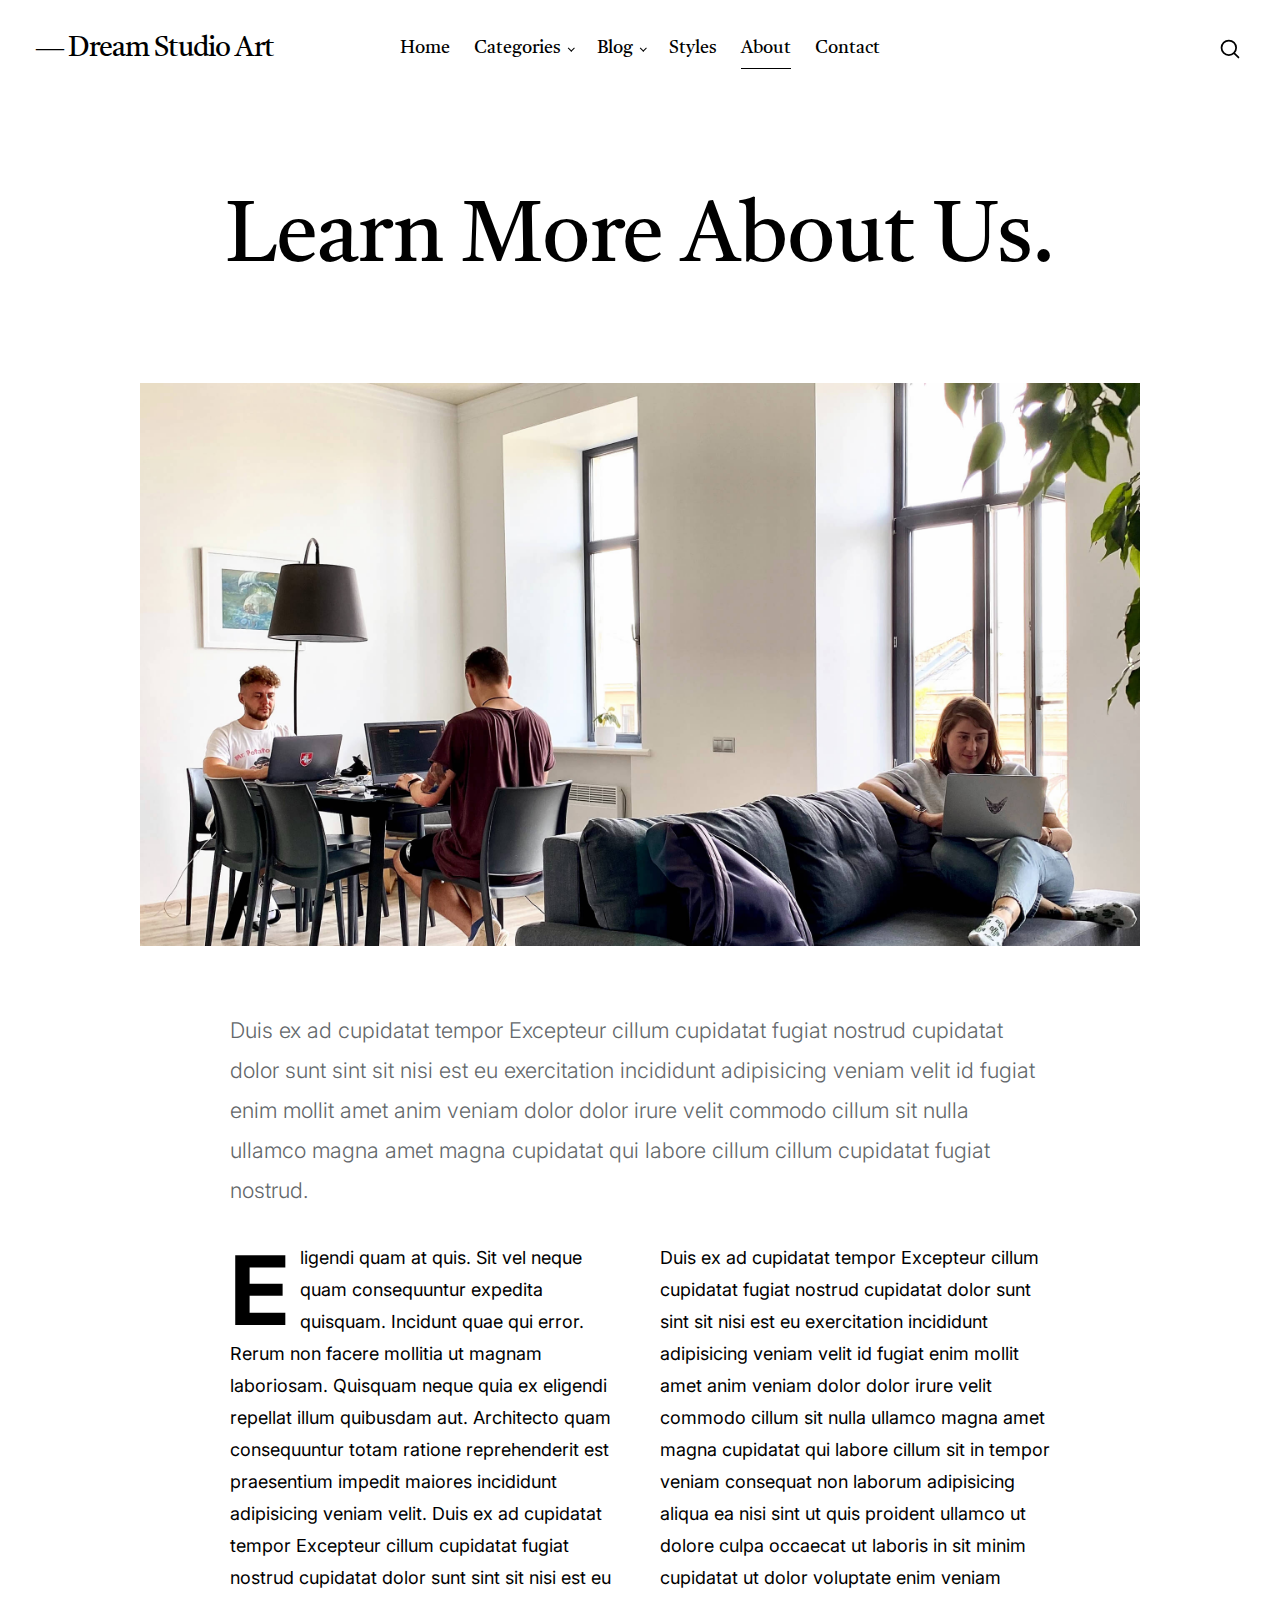
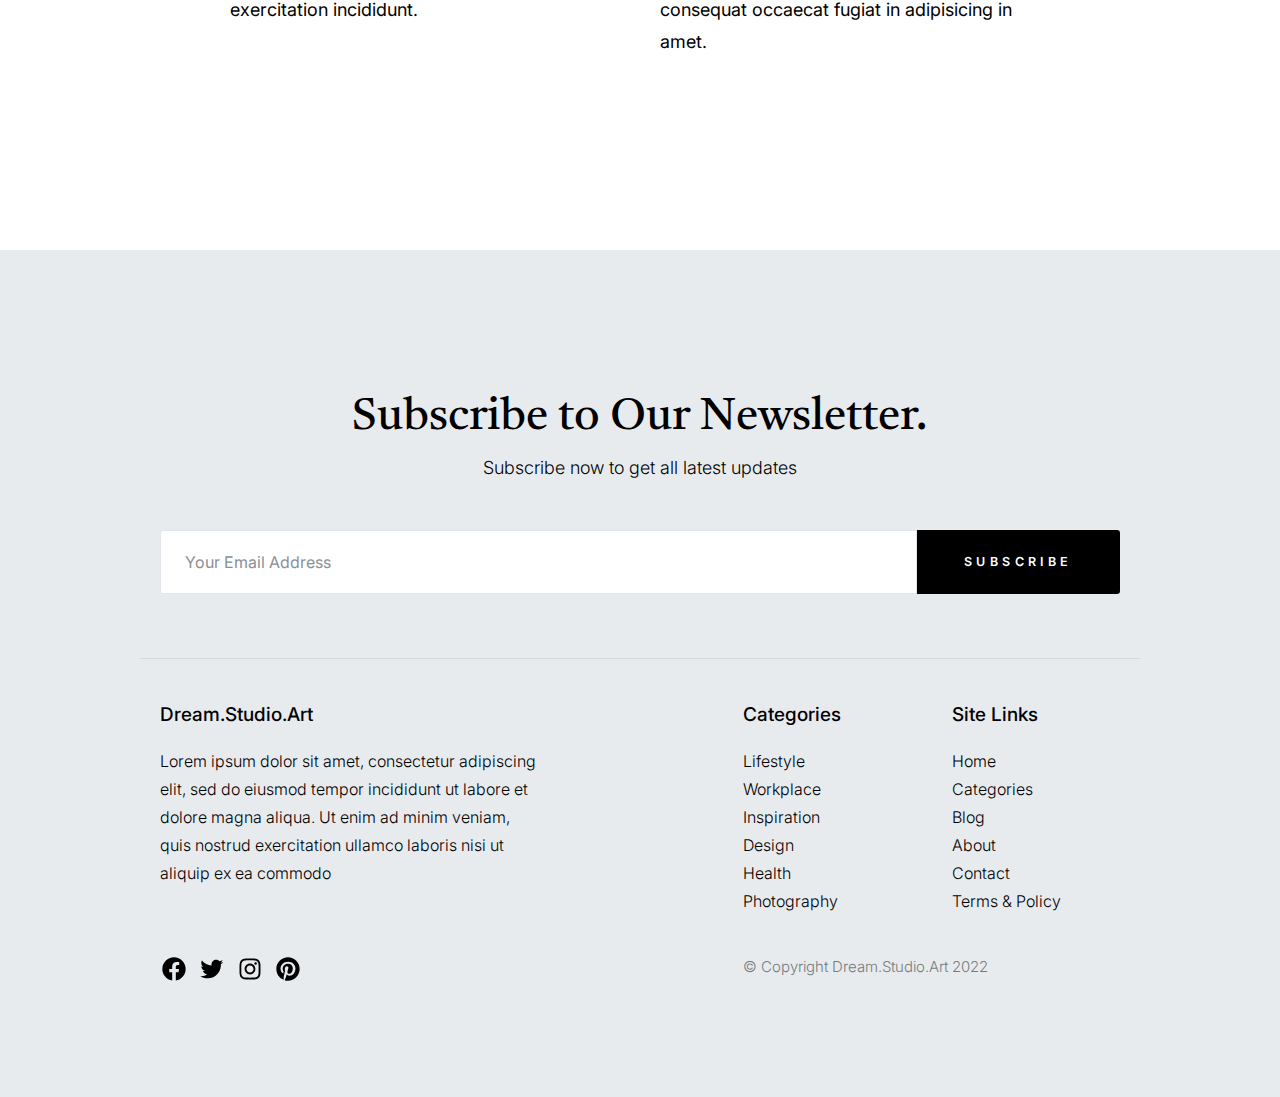
<file: about.html>
<!DOCTYPE html>
<html lang="en" class="no-js" >
<head>

    <!--- basic page needs
    ================================================== -->
    <meta charset="utf-8">
    <meta name="viewport" content="width=device-width, initial-scale=1">
    <title>About - Spurgeon</title>

    <script>
        document.documentElement.classList.remove('no-js');
        document.documentElement.classList.add('js');
    </script>

    <!-- CSS
    ================================================== -->
    <link rel="stylesheet" href="css/vendor.css">
    <link rel="stylesheet" href="css/styles.css">

    <!-- favicons
    ================================================== -->
    <link rel="apple-touch-icon" sizes="180x180" href="apple-touch-icon.png">
    <link rel="icon" type="image/png" sizes="32x32" href="favicon-32x32.png">
    <link rel="icon" type="image/png" sizes="16x16" href="favicon-16x16.png">
    <link rel="manifest" href="site.webmanifest">

</head>

<body id="top">


    <!-- preloader
    ================================================== -->
    <div id="preloader">
        <div id="loader" class="dots-fade">
            <div></div>
            <div></div>
            <div></div>
        </div>
    </div>


    <!-- page wrap
    ================================================== -->
    <div id="page" class="s-pagewrap">


        <!-- # site header 
        ================================================== -->
        <header id="masthead" class="s-header">

            <div class="s-header__branding">
                <p class="site-title">
                    <a href="index.html" rel="home">― Dream Studio Art</a>
                </p>
            </div>

            <div class="row s-header__navigation">

                <nav class="s-header__nav-wrap">
    
                    <h3 class="s-header__nav-heading">Navigate to</h3>
    
                    <ul class="s-header__nav">
                        <li><a href="index.html" title="">Home</a></li>
                        <li class="has-children">
                            <a href="#0" title="" class="">Categories</a>
                            <ul class="sub-menu">
                                <li><a href="category.html">Design</a></li>
                                <li><a href="category.html">Lifestyle</a></li>
                                <li><a href="category.html">Inspiration</a></li>
                                <li><a href="category.html">Work</a></li>
                                <li><a href="category.html">Health</a></li>
                                <li><a href="category.html">Photography</a></li>
                            </ul>
                        </li>
                        <li class="has-children">
                            <a href="#0" title="" class="">Blog</a>
                            <ul class="sub-menu">
                                <li><a href="single-standard.html">Standard Post</a></li>
                                <li><a href="single-video.html">Video Post</a></li>
                                <li><a href="single-audio.html">Audio Post</a></li>
                            </ul>
                        </li>
                        <li><a href="styles.html" title="">Styles</a></li>
                        <li class="current-menu-item"><a href="about.html" title="">About</a></li>
                        <li><a href="contact.html" title="">Contact</a></li>
                    </ul> <!-- end s-header__nav -->

                </nav> <!-- end s-header__nav-wrap -->
    
            </div> <!-- end s-header__navigation -->

            <div class="s-header__search">

                <div class="s-header__search-inner">
                    <div class="row">
    
                        <form role="search" method="get" class="s-header__search-form" action="#">
                            <label>
                                <span class="u-screen-reader-text">Search for:</span>
                                <input type="search" class="s-header__search-field" placeholder="Search for..." value="" name="s" title="Search for:" autocomplete="off">
                            </label>
                            <input type="submit" class="s-header__search-submit" value="Search"> 
                        </form>
    
                        <a href="#0" title="Close Search" class="s-header__search-close">Close</a>
    
                    </div> <!-- end row -->
                </div> <!-- s-header__search-inner -->
    
            </div> <!-- end s-header__search -->

            <a class="s-header__menu-toggle" href="#0"><span>Menu</span></a>
            <a class="s-header__search-trigger" href="#">
                <svg width="24" height="24" fill="none" viewBox="0 0 24 24">
                    <path stroke="currentColor" stroke-linecap="round" stroke-linejoin="round" stroke-width="1.5" d="M19.25 19.25L15.5 15.5M4.75 11C4.75 7.54822 7.54822 4.75 11 4.75C14.4518 4.75 17.25 7.54822 17.25 11C17.25 14.4518 14.4518 17.25 11 17.25C7.54822 17.25 4.75 14.4518 4.75 11Z"></path>
                </svg>
            </a>

        </header> <!-- end s-header -->


        <!-- # site-content
        ================================================== -->
        <div id="content" class="s-content s-content--page">

                <div class="row entry-wrap">
                    <div class="column lg-12">

                        <article class="entry">

                            <header class="entry__header entry__header--narrow">
    
                                <h1 class="entry__title">
                                    Learn More About Us.
                                </h1>
    
                            </header>

                            <div class="entry__media">
                                <figure class="featured-image">
                                    <img src="images/thumbs/about/about-1200.jpg" 
                                      srcset="images/thumbs/about/about-2400.jpg 2400w, 
                                              images/thumbs/about/about-1200.jpg 1200w, 
                                              images/thumbs/about/about-600.jpg 600w" sizes="(max-width: 2400px) 100vw, 2400px" alt="">
                                </figure>
                            </div>

                            <div class="content-primary">

                                <div class="entry__content">
        
                                    <p class="lead">
                                    Duis ex ad cupidatat tempor Excepteur cillum cupidatat fugiat nostrud cupidatat dolor 
                                    sunt sint sit nisi est eu exercitation incididunt adipisicing veniam velit id fugiat 
                                    enim mollit amet anim veniam dolor dolor irure velit commodo cillum sit nulla ullamco 
                                    magna amet magna cupidatat qui labore cillum cillum cupidatat fugiat nostrud.</p> 

                                    <div class="row block-lg-one-half block-tab-whole">
                                        <div class="column">
                                            <p class="drop-cap">
                                                Eligendi quam at quis. Sit vel neque quam consequuntur expedita quisquam. Incidunt quae 
                                                qui error. Rerum non facere mollitia ut magnam laboriosam. Quisquam neque quia ex eligendi 
                                                repellat illum quibusdam aut. Architecto quam consequuntur totam ratione reprehenderit est 
                                                praesentium impedit maiores incididunt adipisicing veniam velit. Duis ex ad cupidatat tempor Excepteur cillum cupidatat fugiat nostrud cupidatat dolor 
                                                sunt sint sit nisi est eu exercitation incididunt.
                                                </p>
                                        </div>
                                        <div class="column">
                                            <p>
                                                Duis ex ad cupidatat tempor Excepteur cillum cupidatat fugiat nostrud cupidatat dolor 
                                                sunt sint sit nisi est eu exercitation incididunt adipisicing veniam velit id fugiat 
                                                enim mollit amet anim veniam dolor dolor irure velit commodo cillum sit nulla ullamco 
                                                magna amet magna cupidatat qui labore cillum sit in tempor veniam consequat non laborum 
                                                adipisicing aliqua ea nisi sint ut quis proident ullamco ut dolore culpa occaecat ut 
                                                laboris in sit minim cupidatat ut dolor voluptate enim veniam consequat occaecat fugiat 
                                                in adipisicing in amet.
                                                </p>
                                        </div>
                                    </div>

                            </div> <!-- end content-primary -->

                        </article> <!-- end entry -->

                    </div>
                </div> <!-- end entry-wrap -->

        </section> <!-- end s-content -->


        <!-- # site-footer
        ================================================== -->
        <footer id="colophon" class="s-footer">

            <div class="row s-footer__subscribe">
                <div class="column lg-12">

                    <h2>
                    Subscribe to Our Newsletter.
                    </h2>
                    <p>
                    Subscribe now to get all latest updates
                    </p>

                    <form id="mc-form" class="mc-form">
                        <input type="email" name="EMAIL" id="mce-EMAIL" class="u-fullwidth text-center" placeholder="Your Email Address" title="The domain portion of the email address is invalid (the portion after the @)." pattern="^([^\x00-\x20\x22\x28\x29\x2c\x2e\x3a-\x3c\x3e\x40\x5b-\x5d\x7f-\xff]+|\x22([^\x0d\x22\x5c\x80-\xff]|\x5c[\x00-\x7f])*\x22)(\x2e([^\x00-\x20\x22\x28\x29\x2c\x2e\x3a-\x3c\x3e\x40\x5b-\x5d\x7f-\xff]+|\x22([^\x0d\x22\x5c\x80-\xff]|\x5c[\x00-\x7f])*\x22))*\x40([^\x00-\x20\x22\x28\x29\x2c\x2e\x3a-\x3c\x3e\x40\x5b-\x5d\x7f-\xff]+|\x5b([^\x0d\x5b-\x5d\x80-\xff]|\x5c[\x00-\x7f])*\x5d)(\x2e([^\x00-\x20\x22\x28\x29\x2c\x2e\x3a-\x3c\x3e\x40\x5b-\x5d\x7f-\xff]+|\x5b([^\x0d\x5b-\x5d\x80-\xff]|\x5c[\x00-\x7f])*\x5d))*(\.\w{2,})+$" required>
                        <input type="submit" name="subscribe" value="Subscribe" class="btn--small btn--primary u-fullwidth">
                        <!-- <div style="position: absolute; left: -5000px;" aria-hidden="true"><input type="text" name="b_cdb7b577e41181934ed6a6a44_9a91cfe7b3" tabindex="-1" value=""></div> -->
                        <div class="mc-status"></div>
                    </form>

                </div>
            </div> <!-- end s-footer__subscribe -->

            <div class="row s-footer__main">

                <div class="column lg-5 md-6 tab-12 s-footer__about">
                    <h4>Dream.Studio.Art</h4>

                    <p>
                    Lorem ipsum dolor sit amet, consectetur 
                    adipiscing elit, sed do eiusmod tempor 
                    incididunt ut labore et dolore magna aliqua. 
                    Ut enim ad minim veniam, quis nostrud exercitation 
                    ullamco laboris nisi ut aliquip ex ea commodo 
                    </p>
                </div> <!-- end s-footer__about -->

                <div class="column lg-5 md-6 tab-12">
                    <div class="row">
                        <div class="column lg-6">
                            <h4>Categories</h4>
                            <ul class="link-list">
                                <li><a href="category.html">Lifestyle</a></li>
                                <li><a href="category.html">Workplace</a></li>
                                <li><a href="category.html">Inspiration</a></li>
                                <li><a href="category.html">Design</a></li>
                                <li><a href="category.html">Health</a></li>
                                <li><a href="category.html">Photography</a></li>
                            </ul>
                        </div>
                        <div class="column lg-6">
                            <h4>Site Links</h4>
                            <ul class="link-list">
                                <li><a href="index.html">Home</a></li>
                                <li><a href="category.html">Categories</a></li>
                                <li><a href="category.html">Blog</a></li>
                                <li><a href="about.html">About</a></li>
                                <li><a href="about.html">Contact</a></li>
                                <li><a href="#0">Terms & Policy</a></li>
                            </ul>
                        </div>
                    </div>
                </div>

            </div> <!-- end s-footer__main -->

            <div class="row s-footer__bottom">

                <div class="column lg-7 md-6 tab-12">
                    <ul class="s-footer__social">
                        <li>
                            <a href="#0">
                                <svg xmlns="http://www.w3.org/2000/svg" width="24" height="24" viewBox="0 0 24 24" style="fill: rgba(0, 0, 0, 1);transform: ;msFilter:;"><path d="M12.001 2.002c-5.522 0-9.999 4.477-9.999 9.999 0 4.99 3.656 9.126 8.437 9.879v-6.988h-2.54v-2.891h2.54V9.798c0-2.508 1.493-3.891 3.776-3.891 1.094 0 2.24.195 2.24.195v2.459h-1.264c-1.24 0-1.628.772-1.628 1.563v1.875h2.771l-.443 2.891h-2.328v6.988C18.344 21.129 22 16.992 22 12.001c0-5.522-4.477-9.999-9.999-9.999z"></path></svg>
                                <span class="u-screen-reader-text">Facebook</span>
                            </a>
                        </li>
                        <li>
                            <a href="#0">
                                <svg xmlns="http://www.w3.org/2000/svg" width="24" height="24" viewBox="0 0 24 24" style="fill:rgba(0, 0, 0, 1);transform:;-ms-filter:"><path d="M19.633,7.997c0.013,0.175,0.013,0.349,0.013,0.523c0,5.325-4.053,11.461-11.46,11.461c-2.282,0-4.402-0.661-6.186-1.809 c0.324,0.037,0.636,0.05,0.973,0.05c1.883,0,3.616-0.636,5.001-1.721c-1.771-0.037-3.255-1.197-3.767-2.793 c0.249,0.037,0.499,0.062,0.761,0.062c0.361,0,0.724-0.05,1.061-0.137c-1.847-0.374-3.23-1.995-3.23-3.953v-0.05 c0.537,0.299,1.16,0.486,1.82,0.511C3.534,9.419,2.823,8.184,2.823,6.787c0-0.748,0.199-1.434,0.548-2.032 c1.983,2.443,4.964,4.04,8.306,4.215c-0.062-0.3-0.1-0.611-0.1-0.923c0-2.22,1.796-4.028,4.028-4.028 c1.16,0,2.207,0.486,2.943,1.272c0.91-0.175,1.782-0.512,2.556-0.973c-0.299,0.935-0.936,1.721-1.771,2.22 c0.811-0.088,1.597-0.312,2.319-0.624C21.104,6.712,20.419,7.423,19.633,7.997z"></path></svg>
                                <span class="u-screen-reader-text">Twitter</span>
                            </a>
                        </li>
                        <li>
                            <a href="#0">
                                <svg xmlns="http://www.w3.org/2000/svg" width="24" height="24" viewBox="0 0 24 24" style="fill:rgba(0, 0, 0, 1);transform:;-ms-filter:"><path d="M11.999,7.377c-2.554,0-4.623,2.07-4.623,4.623c0,2.554,2.069,4.624,4.623,4.624c2.552,0,4.623-2.07,4.623-4.624 C16.622,9.447,14.551,7.377,11.999,7.377L11.999,7.377z M11.999,15.004c-1.659,0-3.004-1.345-3.004-3.003 c0-1.659,1.345-3.003,3.004-3.003s3.002,1.344,3.002,3.003C15.001,13.659,13.658,15.004,11.999,15.004L11.999,15.004z"></path><circle cx="16.806" cy="7.207" r="1.078"></circle><path d="M20.533,6.111c-0.469-1.209-1.424-2.165-2.633-2.632c-0.699-0.263-1.438-0.404-2.186-0.42 c-0.963-0.042-1.268-0.054-3.71-0.054s-2.755,0-3.71,0.054C7.548,3.074,6.809,3.215,6.11,3.479C4.9,3.946,3.945,4.902,3.477,6.111 c-0.263,0.7-0.404,1.438-0.419,2.186c-0.043,0.962-0.056,1.267-0.056,3.71c0,2.442,0,2.753,0.056,3.71 c0.015,0.748,0.156,1.486,0.419,2.187c0.469,1.208,1.424,2.164,2.634,2.632c0.696,0.272,1.435,0.426,2.185,0.45 c0.963,0.042,1.268,0.055,3.71,0.055s2.755,0,3.71-0.055c0.747-0.015,1.486-0.157,2.186-0.419c1.209-0.469,2.164-1.424,2.633-2.633 c0.263-0.7,0.404-1.438,0.419-2.186c0.043-0.962,0.056-1.267,0.056-3.71s0-2.753-0.056-3.71C20.941,7.57,20.801,6.819,20.533,6.111z M19.315,15.643c-0.007,0.576-0.111,1.147-0.311,1.688c-0.305,0.787-0.926,1.409-1.712,1.711c-0.535,0.199-1.099,0.303-1.67,0.311 c-0.95,0.044-1.218,0.055-3.654,0.055c-2.438,0-2.687,0-3.655-0.055c-0.569-0.007-1.135-0.112-1.669-0.311 c-0.789-0.301-1.414-0.923-1.719-1.711c-0.196-0.534-0.302-1.099-0.311-1.669c-0.043-0.95-0.053-1.218-0.053-3.654 c0-2.437,0-2.686,0.053-3.655c0.007-0.576,0.111-1.146,0.311-1.687c0.305-0.789,0.93-1.41,1.719-1.712 c0.534-0.198,1.1-0.303,1.669-0.311c0.951-0.043,1.218-0.055,3.655-0.055c2.437,0,2.687,0,3.654,0.055 c0.571,0.007,1.135,0.112,1.67,0.311c0.786,0.303,1.407,0.925,1.712,1.712c0.196,0.534,0.302,1.099,0.311,1.669 c0.043,0.951,0.054,1.218,0.054,3.655c0,2.436,0,2.698-0.043,3.654H19.315z"></path></svg>
                                <span class="u-screen-reader-text">Instagram</span>
                            </a>
                        </li>
                        <li>
                            <a href="#0">
                                <svg xmlns="http://www.w3.org/2000/svg" width="24" height="24" viewBox="0 0 24 24" style="fill: rgba(0, 0, 0, 1);transform: ;msFilter:;"><path d="M11.99 2C6.472 2 2 6.473 2 11.99c0 4.232 2.633 7.85 6.35 9.306-.088-.79-.166-2.006.034-2.868.182-.78 1.172-4.966 1.172-4.966s-.299-.599-.299-1.484c0-1.388.805-2.425 1.808-2.425.853 0 1.264.64 1.264 1.407 0 .858-.546 2.139-.827 3.327-.235.994.499 1.805 1.479 1.805 1.775 0 3.141-1.872 3.141-4.575 0-2.392-1.719-4.064-4.173-4.064-2.843 0-4.512 2.132-4.512 4.335 0 .858.331 1.779.744 2.28a.3.3 0 0 1 .069.286c-.076.315-.245.994-.277 1.133-.044.183-.145.222-.335.134-1.247-.581-2.027-2.405-2.027-3.871 0-3.151 2.289-6.045 6.601-6.045 3.466 0 6.159 2.469 6.159 5.77 0 3.444-2.171 6.213-5.184 6.213-1.013 0-1.964-.525-2.29-1.146l-.623 2.374c-.225.868-.834 1.956-1.241 2.62a10 10 0 0 0 2.958.445c5.517 0 9.99-4.473 9.99-9.99S17.507 2 11.99 2"></path></svg>
                                <span class="u-screen-reader-text">Pinterest</span>
                            </a>
                        </li>
                    </ul>
                </div>
                <div class="column lg-5 md-6 tab-12">
                    <div class="ss-copyright">
                        <span>© Copyright Dream.Studio.Art 2022</span> 

                    </div>
                </div>

            </div> <!-- end s-footer__bottom -->
           
            <div class="ss-go-top">
                <a class="smoothscroll" title="Back to Top" href="#top">
                    <svg width="24" height="24" fill="none" viewBox="0 0 24 24">
                        <path stroke="currentColor" stroke-linecap="round" stroke-linejoin="round" stroke-width="1.5" d="M17.25 10.25L12 4.75L6.75 10.25"/>
                        <path stroke="currentColor" stroke-linecap="round" stroke-linejoin="round" stroke-width="1.5" d="M12 19.25V5.75"/>
                    </svg>
                </a>
            </div> <!-- end ss-go-top -->

        </footer><!-- end s-footer -->


    <!-- Java Script
    ================================================== -->
    <script src="js/plugins.js"></script>
    <script src="js/main.js"></script>

</body>
</html>
</file>
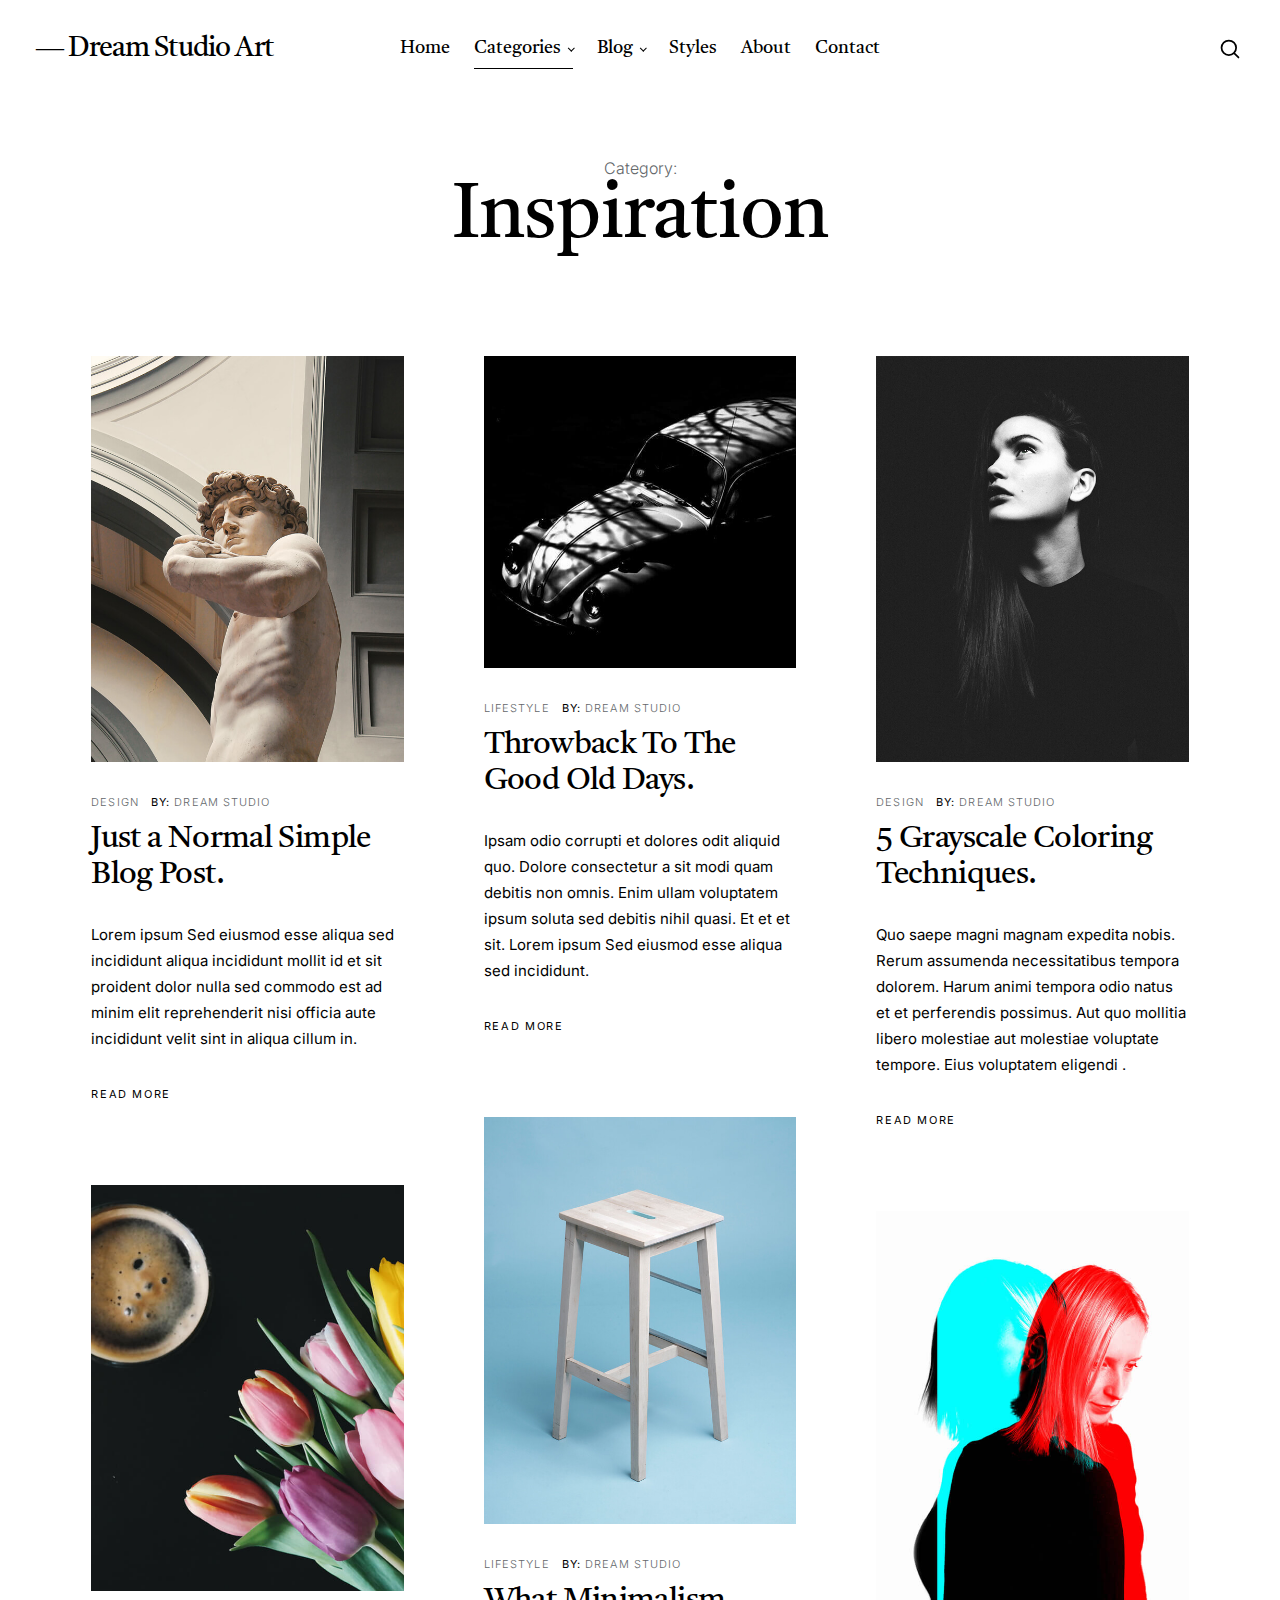
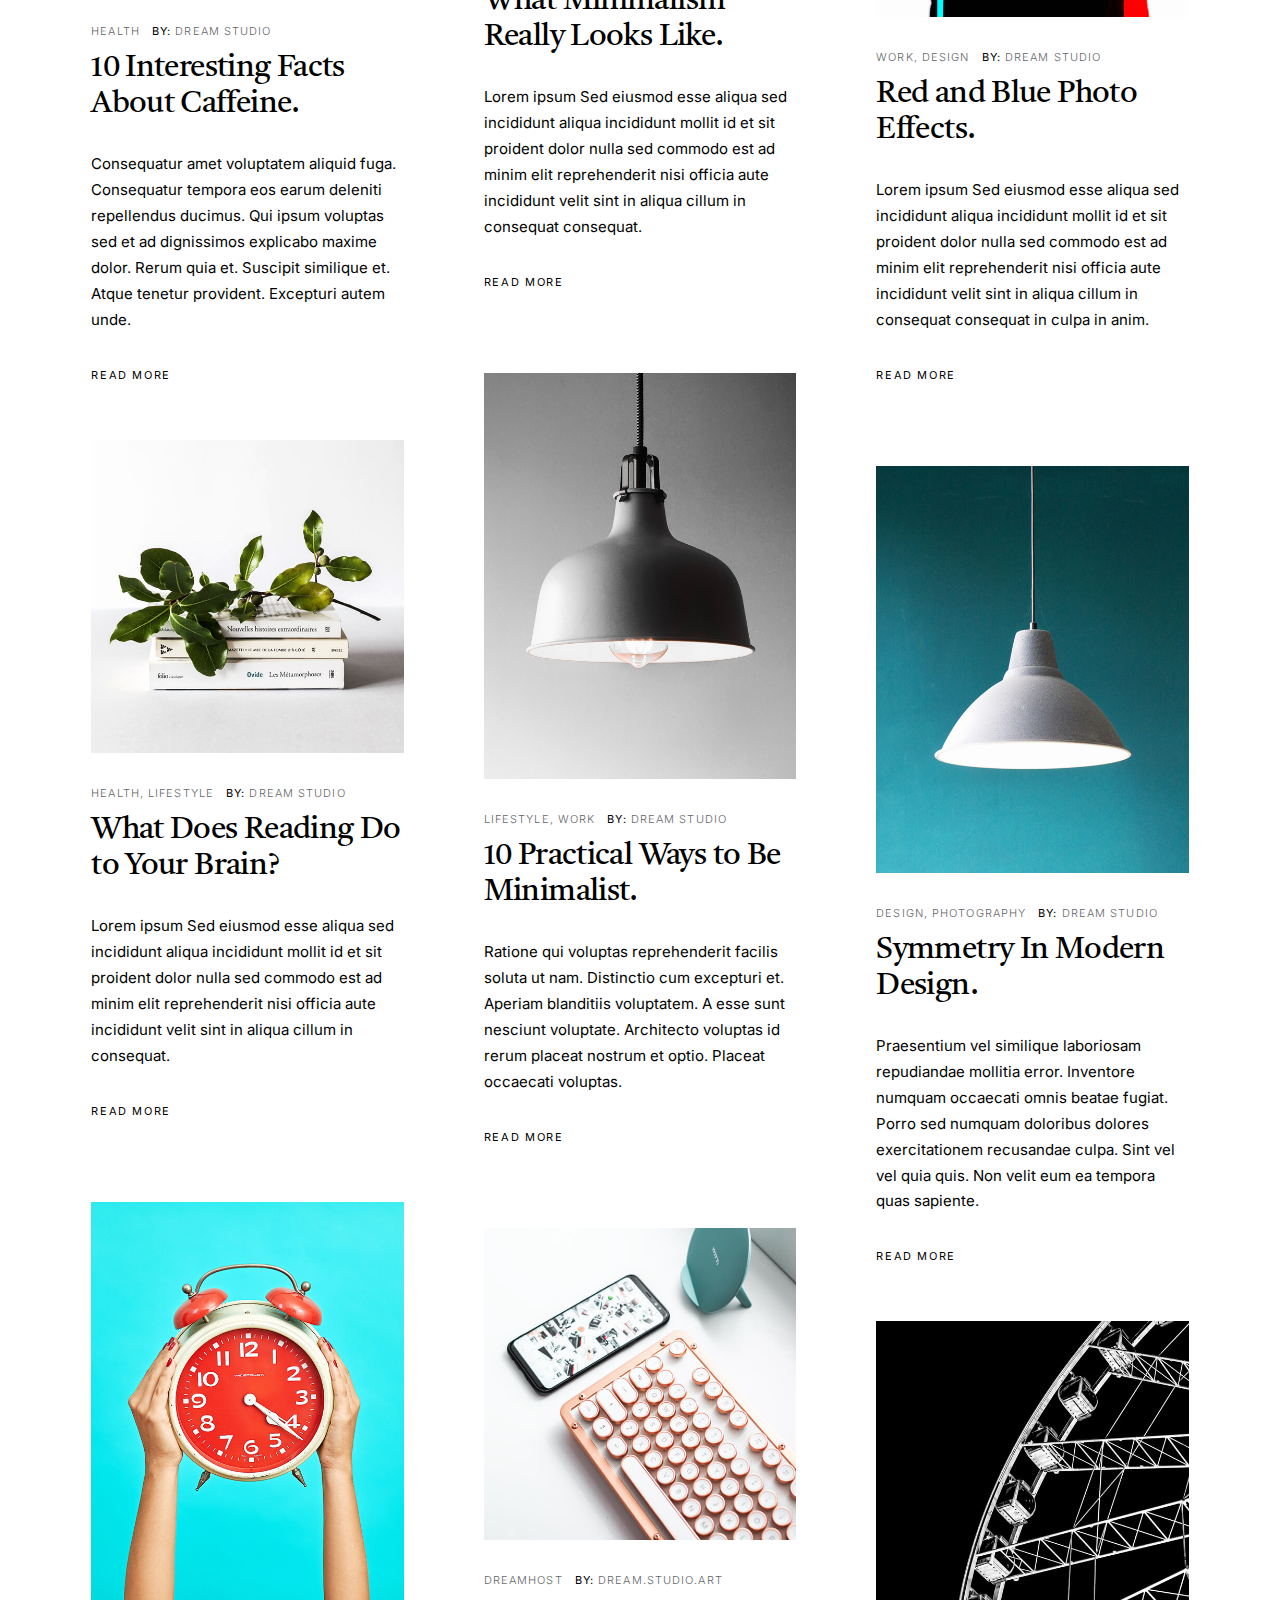
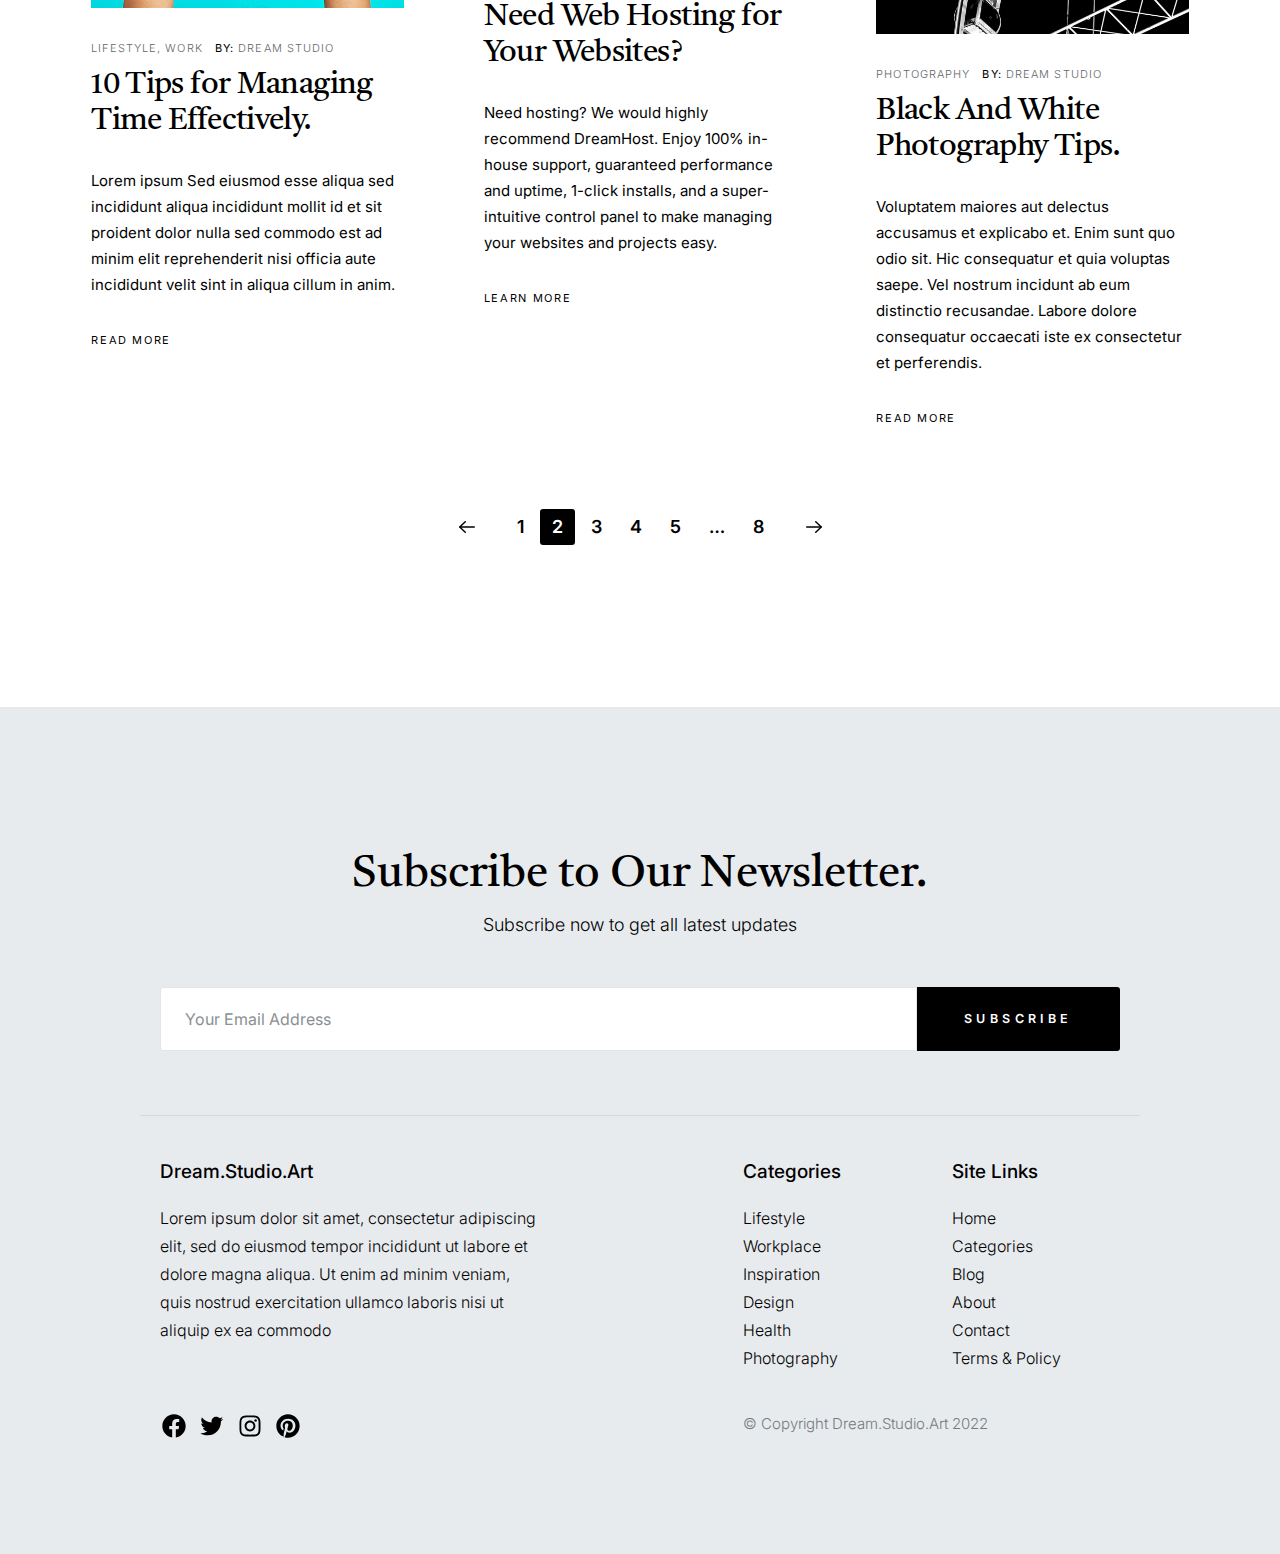
<file: category.html>
<!DOCTYPE html>
<html lang="en" class="no-js" >
<head>

    <!--- basic page needs
    ================================================== -->
    <meta charset="utf-8">
    <meta name="viewport" content="width=device-width, initial-scale=1">
    <title>Category - Spurgeon</title>

    <script>
        document.documentElement.classList.remove('no-js');
        document.documentElement.classList.add('js');
    </script>

    <!-- CSS
    ================================================== -->
    <link rel="stylesheet" href="css/vendor.css">
    <link rel="stylesheet" href="css/styles.css">

    <!-- favicons
    ================================================== -->
    <link rel="apple-touch-icon" sizes="180x180" href="apple-touch-icon.png">
    <link rel="icon" type="image/png" sizes="32x32" href="favicon-32x32.png">
    <link rel="icon" type="image/png" sizes="16x16" href="favicon-16x16.png">
    <link rel="manifest" href="site.webmanifest">

</head>

<body id="top">


    <!-- preloader
    ================================================== -->
    <div id="preloader">
        <div id="loader" class="dots-fade">
            <div></div>
            <div></div>
            <div></div>
        </div>
    </div>


    <!-- page wrap
    ================================================== -->
    <div id="page" class="s-pagewrap">


        <!-- # site header 
        ================================================== -->
        <header id="masthead" class="s-header">

            <div class="s-header__branding">
                <p class="site-title">
                    <a href="index.html" rel="home">― Dream Studio Art</a>
                </p>
            </div>

            <div class="row s-header__navigation">

                <nav class="s-header__nav-wrap">
    
                    <h3 class="s-header__nav-heading">Navigate to</h3>
    
                    <ul class="s-header__nav">
                        <li><a href="index.html" title="">Home</a></li>
                        <li class="current-menu-item has-children">
                            <a href="#0" title="" class="">Categories</a>
                            <ul class="sub-menu">
                                <li><a href="category.html">Design</a></li>
                                <li><a href="category.html">Lifestyle</a></li>
                                <li><a href="category.html">Inspiration</a></li>
                                <li><a href="category.html">Work</a></li>
                                <li><a href="category.html">Health</a></li>
                                <li><a href="category.html">Photography</a></li>
                            </ul>
                        </li>
                        <li class="has-children">
                            <a href="#0" title="" class="">Blog</a>
                            <ul class="sub-menu">
                                <li><a href="single-standard.html">Standard Post</a></li>
                                <li><a href="single-video.html">Video Post</a></li>
                                <li><a href="single-audio.html">Audio Post</a></li>
                            </ul>
                        </li>
                        <li><a href="styles.html" title="">Styles</a></li>
                        <li><a href="about.html" title="">About</a></li>
                        <li><a href="contact.html" title="">Contact</a></li>
                    </ul> <!-- end s-header__nav -->

                </nav> <!-- end s-header__nav-wrap -->
    
            </div> <!-- end s-header__navigation -->

            <div class="s-header__search">

                <div class="s-header__search-inner">
                    <div class="row">
    
                        <form role="search" method="get" class="s-header__search-form" action="#">
                            <label>
                                <span class="u-screen-reader-text">Search for:</span>
                                <input type="search" class="s-header__search-field" placeholder="Search for..." value="" name="s" title="Search for:" autocomplete="off">
                            </label>
                            <input type="submit" class="s-header__search-submit" value="Search"> 
                        </form>
    
                        <a href="#0" title="Close Search" class="s-header__search-close">Close</a>
    
                    </div> <!-- end row -->
                </div> <!-- s-header__search-inner -->
    
            </div> <!-- end s-header__search -->

            <a class="s-header__menu-toggle" href="#0"><span>Menu</span></a>
            <a class="s-header__search-trigger" href="#">
                <svg width="24" height="24" fill="none" viewBox="0 0 24 24">
                    <path stroke="currentColor" stroke-linecap="round" stroke-linejoin="round" stroke-width="1.5" d="M19.25 19.25L15.5 15.5M4.75 11C4.75 7.54822 7.54822 4.75 11 4.75C14.4518 4.75 17.25 7.54822 17.25 11C17.25 14.4518 14.4518 17.25 11 17.25C7.54822 17.25 4.75 14.4518 4.75 11Z"></path>
                </svg>
            </a>

        </header> <!-- end s-header -->


        <!-- # site-content
        ================================================== -->
        <section id="content" class="s-content">


            <!-- pageheader -->
            <div class="s-pageheader">
                <div class="row">
                    <div class="column large-12">
                        <h1 class="page-title">
                            <span class="page-title__small-type">Category:</span>
                            Inspiration
                        </h1>
                    </div>
                </div>
            </div> <!-- end s-pageheader-->


            <!--  masonry -->
            <div id="bricks" class="bricks">

                <div class="masonry">

                    <div class="bricks-wrapper" data-animate-block>

                        <div class="grid-sizer"></div>

                        <article class="brick entry" data-animate-el>
        
                            <div class="entry__thumb">
                                <a href="single-standard.html" class="thumb-link">
                                    <img src="images/thumbs/masonry/statue-600.jpg" 
                                        srcset="images/thumbs/masonry/statue-600.jpg 1x, images/thumbs/masonry/statue-1200.jpg 2x" alt="">
                                </a>
                            </div> <!-- end entry__thumb -->
        
                            <div class="entry__text">
                                <div class="entry__header">
                                    <div class="entry__meta">
                                        <span class="cat-links">
                                            <a href="#">Design</a>
                                        </span>
                                        <span class="byline">
                                            By:
                                            <a href="#0">Dream Studio</a>
                                        </span>
                                    </div>
                                    <h1 class="entry__title"><a href="single-standard.html">Just a Normal Simple Blog Post.</a></h1>
                                 </div>
                                <div class="entry__excerpt">
                                    <p>
                                    Lorem ipsum Sed eiusmod esse aliqua sed incididunt aliqua incididunt mollit id et sit proident dolor nulla 
                                    sed commodo est ad minim elit reprehenderit nisi officia aute incididunt velit sint in aliqua cillum in.
                                    </p>
                                </div>
                                <a class="entry__more-link" href="#0">Read More</a>
                            </div> <!-- end entry__text -->
                        
                        </article> <!-- end article -->

                        <article class="brick entry" data-animate-el>
        
                            <div class="entry__thumb">
                                <a href="single-standard.html" class="thumb-link">
                                    <img src="images/thumbs/masonry/beetle-600.jpg" 
                                        srcset="images/thumbs/masonry/beetle-600.jpg 1x, images/thumbs/masonry/beetle-1200.jpg 2x" alt="">
                                </a>
                            </div> <!-- end entry__thumb -->
        
                            <div class="entry__text">
                                <div class="entry__header">
                                    <div class="entry__meta">
                                        <span class="cat-links">
                                            <a href="#">Lifestyle</a>
                                        </span>
                                        <span class="post-date">
                                            By:
                                            <a href="#0">Dream Studio</a>
                                        </span>
                                    </div>
                                    <h1 class="entry__title"><a href="single-standard.html">Throwback To The Good Old Days.</a></h1>
                                </div>
                                <div class="entry__excerpt">
                                    <p>
                                    Ipsam odio corrupti et dolores odit aliquid quo. Dolore consectetur a sit modi quam debitis non omnis. Enim ullam 
                                    voluptatem ipsum soluta sed debitis nihil quasi. Et et et sit. Lorem ipsum Sed eiusmod esse aliqua sed incididunt.
                                    </p>
                                </div>
                                <a class="entry__more-link" href="#0">Read More</a>
                            </div> <!-- end entry__text -->
                        
                        </article> <!-- end article -->

                        <article class="brick entry" data-animate-el>
            
                            <div class="entry__thumb">
                                <a href="single-standard.html" class="thumb-link">
                                    <img src="images/thumbs/masonry/grayscale-600.jpg" 
                                        srcset="images/thumbs/masonry/grayscale-600.jpg 1x, images/thumbs/masonry/grayscale-1200.jpg 2x" alt="">
                                </a>
                            </div> <!-- end entry__thumb -->
            
                            <div class="entry__text">
                                <div class="entry__header">
                                    <div class="entry__meta">
                                        <span class="cat-links">
                                            <a href="#">Design</a>
                                        </span>
                                        <span class="byline">
                                            By:
                                            <a href="#0">Dream Studio</a>
                                        </span>
                                    </div>
                                    <h1 class="entry__title"><a href="single-standard.html">5  Grayscale Coloring Techniques.</a></h1>
                                </div>
                                <div class="entry__excerpt">
                                    <p>
                                    Quo saepe magni magnam expedita nobis. Rerum assumenda necessitatibus tempora dolorem. Harum animi tempora odio natus et 
                                    et perferendis possimus. Aut quo mollitia libero molestiae aut molestiae voluptate tempore. Eius voluptatem eligendi .
                                    </p>
                                </div>
                                <a class="entry__more-link" href="#0">Read More</a>
                            </div> <!-- end entry__text -->
                            
                        </article> <!-- end article -->

                        <article class="brick entry" data-animate-el>
            
                            <div class="entry__thumb">
                                <a href="single-standard.html" class="thumb-link">
                                    <img src="images/thumbs/masonry/woodcraft-600.jpg" 
                                        srcset="images/thumbs/masonry/woodcraft-600.jpg 1x, images/thumbs/masonry/woodcraft-1200.jpg 2x" alt="">
                                </a>
                            </div> <!-- end entry__thumb -->
            
                            <div class="entry__text">
                                <div class="entry__header">
                                    <div class="entry__meta">
                                        <span class="cat-links">
                                            <a href="#">Lifestyle</a>
                                        </span>
                                        <span class="byline">
                                            By:
                                            <a href="#0">Dream Studio</a>
                                        </span>
                                    </div>
                                    <h1 class="entry__title"><a href="single-standard.html">What Minimalism Really Looks Like.</a></h1>
                                 </div>
                                <div class="entry__excerpt">
                                    <p>
                                    Lorem ipsum Sed eiusmod esse aliqua sed incididunt aliqua incididunt mollit id et sit proident dolor nulla sed commodo 
                                    est ad minim elit reprehenderit nisi officia aute incididunt velit sint in aliqua cillum in consequat consequat.
                                    </p>
                                </div>
                                <a class="entry__more-link" href="#0">Read More</a>
                            </div> <!-- end entry__text -->
            
                        </article> <!-- end entry -->
        
                        <article class="brick entry" data-animate-el>
        
                            <div class="entry__thumb">
                                <a href="single-standard.html" class="thumb-link">
                                    <img src="images/thumbs/masonry/tulips-600.jpg" 
                                        srcset="images/thumbs/masonry/tulips-600.jpg 1x, images/thumbs/masonry/tulips-1200.jpg 2x" alt="">
                                </a>
                            </div>  <!-- end entry__thumb -->
        
                            <div class="entry__text">
                                <div class="entry__header">
                                    <div class="entry__meta">
                                        <span class="cat-links">
                                            <a href="#">Health</a>
                                        </span>
                                        <span class="byline">
                                            By:
                                            <a href="#0">Dream Studio</a>
                                        </span>
                                    </div>
                                    <h1 class="entry__title"><a href="single-standard.html">10 Interesting Facts About Caffeine.</a></h1>
                                </div>
                                <div class="entry__excerpt">
                                    <p>
                                    Consequatur amet voluptatem aliquid fuga. Consequatur tempora eos earum deleniti repellendus ducimus. Qui ipsum voluptas 
                                    sed et ad dignissimos explicabo maxime dolor. Rerum quia et. Suscipit similique et. Atque tenetur provident. Excepturi 
                                    autem unde.
                                    </p>
                                </div>
                                <a class="entry__more-link" href="#0">Read More</a>
                            </div> <!-- end entry__text -->
                        
                        </article> <!-- end article -->

                        

                        <article class="brick entry" data-animate-el>
        
                            <div class="entry__thumb">
                                <a href="single-standard.html" class="thumb-link">
                                    <img src="images/thumbs/masonry/red-and-blue-600.jpg" 
                                        srcset="images/thumbs/masonry/red-and-blue-600.jpg 1x, images/thumbs/masonry/red-and-blue-1200.jpg 2x" alt="">
                                </a>
                            </div> <!-- end entry__thumb -->
        
                            <div class="entry__text">
                                <div class="entry__header">
                                    <div class="entry__meta">
                                        <span class="cat-links">
                                            <a href="#">Work</a> 
                                            <a href="#">Design</a>
                                        </span>
                                        <span class="byline">
                                            By:
                                            <a href="#0">Dream Studio</a>
                                        </span>
                                    </div>
                                    <h1 class="entry__title"><a href="single-standard.html">Red and Blue Photo Effects.</a></h1>
                                </div>
                                <div class="entry__excerpt">
                                    <p>
                                    Lorem ipsum Sed eiusmod esse aliqua sed incididunt aliqua incididunt mollit id et sit proident dolor nulla sed commodo 
                                    est ad minim elit reprehenderit nisi officia aute incididunt velit sint in aliqua cillum in consequat consequat in
                                    culpa in anim.
                                    </p>
                                </div>
                                <a class="entry__more-link" href="#0">Read More</a>
                            </div> <!-- end entry__text -->
                        
                        </article> <!-- end article -->
        
                        <article class="brick entry" data-animate-el>
                
                            <div class="entry__thumb">
                                <a href="single-standard.html" class="thumb-link">
                                    <img src="images/thumbs/masonry/white-lamp-600.jpg" 
                                        srcset="images/thumbs/masonry/white-lamp-600.jpg 1x, images/thumbs/masonry/white-lamp-1200.jpg 2x" alt="">
                                </a>
                            </div> <!-- end entry__thumb -->
                
                            <div class="entry__text">
                                <div class="entry__header">
                                    <div class="entry__meta">
                                        <span class="cat-links">
                                            <a href="#">Lifestyle</a>
                                            <a href="#">Work</a>
                                        </span>
                                        <span class="byline">
                                            By:
                                            <a href="#0">Dream Studio</a>
                                        </span>
                                    </div>
                                    <h1 class="entry__title"><a href="single-standard.html">10 Practical Ways to Be Minimalist.</a></h1>
                                </div>
                                <div class="entry__excerpt">
                                    <p>
                                    Ratione qui voluptas reprehenderit facilis soluta ut nam. Distinctio cum excepturi et. Aperiam blanditiis voluptatem.
                                    A esse sunt nesciunt voluptate. Architecto voluptas id rerum placeat nostrum et optio. Placeat occaecati voluptas.
                                    </p>
                                </div>
                                <a class="entry__more-link" href="#0">Read More</a>
                            </div> <!-- end entry__text -->
                                
                        </article> <!-- end article -->
        
                        <article class="brick entry" data-animate-el>
        
                            <div class="entry__thumb">
                                <a href="single-standard.html" class="thumb-link">
                                    <img src="images/thumbs/masonry/books-600.jpg" 
                                        srcset="images/thumbs/masonry/books-600.jpg 1x, images/thumbs/masonry/books-1200.jpg 2x" alt="">
                                </a>
                            </div> <!-- end entry__thumb -->
        
                            <div class="entry__text">
                                <div class="entry__header">
                                    <div class="entry__meta">
                                        <span class="cat-links">
                                            <a href="#">Health</a>
                                            <a href="#">Lifestyle</a>
                                        </span>
                                        <span class="byline">
                                            By:
                                            <a href="#0">Dream Studio</a>
                                        </span>
                                    </div>
                                    <h1 class="entry__title"><a href="single-standard.html">What Does Reading Do to Your Brain?</a></h1>
                                </div>
                                <div class="entry__excerpt">
                                    <p>
                                    Lorem ipsum Sed eiusmod esse aliqua sed incididunt aliqua incididunt mollit id et sit proident dolor nulla sed 
                                    commodo est ad minim elit reprehenderit nisi officia aute incididunt velit sint in aliqua cillum in consequat.
                                    </p>
                                </div>
                                <a class="entry__more-link" href="#0">Read More</a>
                            </div> <!-- end entry__text -->
                        
                        </article> <!-- end article -->
        
                        <article class="brick entry" data-animate-el>
        
                            <div class="entry__thumb">
                                <a href="single-standard.html" class="thumb-link">
                                    <img src="images/thumbs/masonry/lamp-600.jpg" 
                                        srcset="images/thumbs/masonry/lamp-600.jpg 1x, images/thumbs/masonry/lamp-1200.jpg 2x" alt="">
                                </a>
                            </div> <!-- end entry__thumb -->
        
                            <div class="entry__text">
                                <div class="entry__header">
                                    <div class="entry__meta">
                                        <span class="cat-links">
                                            <a href="#">Design</a>
                                            <a href="#">Photography</a>
                                        </span>
                                        <span class="byline">
                                            By:
                                            <a href="#0">Dream Studio</a>
                                        </span>
                                    </div>
                                    <h1 class="entry__title"><a href="single-standard.html">Symmetry In Modern Design.</a></h1>
                                </div>
                                <div class="entry__excerpt">
                                    <p>
                                    Praesentium vel similique laboriosam repudiandae mollitia error. Inventore numquam occaecati omnis beatae fugiat. 
                                    Porro sed numquam doloribus dolores exercitationem recusandae culpa. Sint vel vel quia quis. Non velit eum ea 
                                    tempora quas sapiente.
                                    </p>
                                </div>
                                <a class="entry__more-link" href="#0">Read More</a>
                            </div> <!-- end entry__text -->
                        
                        </article> <!-- end article -->

                        <article class="brick entry" data-animate-el>
        
                            <div class="entry__thumb">
                                <a href="single-standard.html" class="thumb-link">
                                    <img src="images/thumbs/masonry/clock-600.jpg" 
                                        srcset="images/thumbs/masonry/clock-600.jpg 1x, images/thumbs/masonry/clock-1200.jpg 2x" alt="">
                                </a>
                            </div> <!-- end entry__thumb -->
        
                            <div class="entry__text">
                                <div class="entry__header">
                                    <div class="entry__meta">
                                        <span class="cat-links">
                                            <a href="#">Lifestyle</a>
                                            <a href="#">Work</a>
                                        </span>
                                        <span class="byline">
                                            By:
                                            <a href="#0">Dream Studio</a>
                                        </span>
                                    </div>
                                    <h1 class="entry__title"><a href="single-standard.html">10 Tips for Managing Time Effectively.</a></h1>
                                </div>
                                <div class="entry__excerpt">
                                    <p>
                                    Lorem ipsum Sed eiusmod esse aliqua sed incididunt aliqua incididunt mollit id et sit proident dolor nulla 
                                    sed commodo est ad minim elit reprehenderit nisi officia aute incididunt velit sint in aliqua cillum in anim.
                                    </p>
                                </div>
                                <a class="entry__more-link" href="#0">Read More</a>
                            </div> <!-- end entry__text -->
                        
                        </article> <!-- end article -->

                        

                        <article class="brick entry" data-animate-el>
        
                            <div class="entry__thumb">
                                <a href="single-standard.html" class="thumb-link">
                                    <img src="images/thumbs/masonry/phone-and-keyboard-600.jpg" 
                                        srcset="images/thumbs/masonry/phone-and-keyboard-600.jpg 1x, images/thumbs/masonry/phone-and-keyboard-1200.jpg 2x" alt="">
                                </a>
                            </div> <!-- end entry__thumb -->
        
                            <div class="entry__text">
                                <div class="entry__header">
                                    <div class="entry__meta">
                                        <span class="cat-links">
                                            <a href="https://www.dreamhost.com/r.cgi?287326">Dreamhost</a>
                                        </span>
                                        <span class="byline">
                                            By:
                                            <a href="#0">Dream.Studio.Art</a>
                                        </span>
                                    </div>
                                    <h1 class="entry__title"><a href="https://www.dreamhost.com/r.cgi?287326">Need Web Hosting for Your Websites?</a></h1>
                                </div>
                                <div class="entry__excerpt">
                                    <p>
                                    Need hosting? We would highly recommend DreamHost.
                                    Enjoy 100% in-house support, guaranteed performance and uptime, 1-click installs, and a super-intuitive control 
                                    panel to make managing your websites and projects easy.
                                    </p>
                                </div>
                                <a class="entry__more-link" href="https://www.dreamhost.com/r.cgi?287326">Learn More</a>
                            </div> <!-- end entry__text -->
                        
                        </article> <!-- end article -->

                        <article class="brick entry" data-animate-el>
        
                            <div class="entry__thumb">
                                <a href="single-standard.html" class="thumb-link">
                                    <img src="images/thumbs/masonry/wheel-600.jpg" 
                                        srcset="images/thumbs/masonry/wheel-600.jpg 1x, images/thumbs/masonry/wheel-1200.jpg 2x" alt="">
                                </a>
                            </div> <!-- end entry__thumb -->
        
                            <div class="entry__text">
                                <div class="entry__header">
                                    <div class="entry__meta">
                                        <span class="cat-links">
                                            <a href="#">Photography</a> 
                                        </span>
                                        <span class="byline">
                                            By:
                                            <a href="#0">Dream Studio</a>
                                        </span>
                                    </div>
                                    <h1 class="entry__title"><a href="single-standard.html">Black And White Photography Tips.</a></h1>
                                </div>
                                <div class="entry__excerpt">
                                    <p>
                                    Voluptatem maiores aut delectus accusamus et explicabo et. Enim sunt quo odio sit. Hic consequatur et quia voluptas saepe. 
                                    Vel nostrum incidunt ab eum distinctio recusandae. Labore dolore consequatur occaecati iste ex consectetur et perferendis.
                                    </p>
                                </div>
                                <a class="entry__more-link" href="#0">Read More</a>
                            </div> <!-- end entry__text -->
                        
                        </article> <!-- end article -->

                    </div> <!-- end bricks-wrapper -->

                </div> <!-- end masonry-->


                <!-- pagination -->
                <div class="row pagination">
                    <div class="column lg-12">
                        <nav class="pgn">
                            <ul>
                                <li>
                                    <a class="pgn__prev" href="#0">
                                        <svg width="24" height="24" fill="none" viewBox="0 0 24 24">
                                            <path stroke="currentColor" stroke-linecap="round" stroke-linejoin="round" stroke-width="1.5" d="M10.25 6.75L4.75 12L10.25 17.25"></path>
                                            <path stroke="currentColor" stroke-linecap="round" stroke-linejoin="round" stroke-width="1.5" d="M19.25 12H5"></path>
                                        </svg>
                                    </a>
                                </li>
                                <li><a class="pgn__num" href="#0">1</a></li>
                                <li><span class="pgn__num current">2</span></li>
                                <li><a class="pgn__num" href="#0">3</a></li>
                                <li><a class="pgn__num" href="#0">4</a></li>
                                <li><a class="pgn__num" href="#0">5</a></li>
                                <li><span class="pgn__num dots">…</span></li>
                                <li><a class="pgn__num" href="#0">8</a></li>
                                <li>
                                    <a class="pgn__next" href="#0">
                                        <svg width="24" height="24" fill="none" viewBox="0 0 24 24">
                                            <path stroke="currentColor" stroke-linecap="round" stroke-linejoin="round" stroke-width="1.5" d="M13.75 6.75L19.25 12L13.75 17.25"></path>
                                            <path stroke="currentColor" stroke-linecap="round" stroke-linejoin="round" stroke-width="1.5" d="M19 12H4.75"></path>
                                        </svg>
                                    </a>
                                </li>
                            </ul>
                        </nav> <!-- end pgn -->
                    </div> <!-- end column -->
                </div> <!-- end pagination -->

            </div> <!-- end bricks -->

        </section> <!-- end s-content -->


        <!-- # site-footer
        ================================================== -->
        <footer id="colophon" class="s-footer">

            <div class="row s-footer__subscribe">
                <div class="column lg-12">

                    <h2>
                    Subscribe to Our Newsletter.
                    </h2>
                    <p>
                    Subscribe now to get all latest updates
                    </p>

                    <form id="mc-form" class="mc-form">
                        <input type="email" name="EMAIL" id="mce-EMAIL" class="u-fullwidth text-center" placeholder="Your Email Address" title="The domain portion of the email address is invalid (the portion after the @)." pattern="^([^\x00-\x20\x22\x28\x29\x2c\x2e\x3a-\x3c\x3e\x40\x5b-\x5d\x7f-\xff]+|\x22([^\x0d\x22\x5c\x80-\xff]|\x5c[\x00-\x7f])*\x22)(\x2e([^\x00-\x20\x22\x28\x29\x2c\x2e\x3a-\x3c\x3e\x40\x5b-\x5d\x7f-\xff]+|\x22([^\x0d\x22\x5c\x80-\xff]|\x5c[\x00-\x7f])*\x22))*\x40([^\x00-\x20\x22\x28\x29\x2c\x2e\x3a-\x3c\x3e\x40\x5b-\x5d\x7f-\xff]+|\x5b([^\x0d\x5b-\x5d\x80-\xff]|\x5c[\x00-\x7f])*\x5d)(\x2e([^\x00-\x20\x22\x28\x29\x2c\x2e\x3a-\x3c\x3e\x40\x5b-\x5d\x7f-\xff]+|\x5b([^\x0d\x5b-\x5d\x80-\xff]|\x5c[\x00-\x7f])*\x5d))*(\.\w{2,})+$" required>
                        <input type="submit" name="subscribe" value="Subscribe" class="btn--small btn--primary u-fullwidth">
                        <!-- <div style="position: absolute; left: -5000px;" aria-hidden="true"><input type="text" name="b_cdb7b577e41181934ed6a6a44_9a91cfe7b3" tabindex="-1" value=""></div> -->
                        <div class="mc-status"></div>
                    </form>

                </div>
            </div> <!-- end s-footer__subscribe -->

            <div class="row s-footer__main">

                <div class="column lg-5 md-6 tab-12 s-footer__about">
                    <h4>Dream.Studio.Art</h4>

                    <p>
                    Lorem ipsum dolor sit amet, consectetur 
                    adipiscing elit, sed do eiusmod tempor 
                    incididunt ut labore et dolore magna aliqua. 
                    Ut enim ad minim veniam, quis nostrud exercitation 
                    ullamco laboris nisi ut aliquip ex ea commodo 
                    </p>
                </div> <!-- end s-footer__about -->

                <div class="column lg-5 md-6 tab-12">
                    <div class="row">
                        <div class="column lg-6">
                            <h4>Categories</h4>
                            <ul class="link-list">
                                <li><a href="category.html">Lifestyle</a></li>
                                <li><a href="category.html">Workplace</a></li>
                                <li><a href="category.html">Inspiration</a></li>
                                <li><a href="category.html">Design</a></li>
                                <li><a href="category.html">Health</a></li>
                                <li><a href="category.html">Photography</a></li>
                            </ul>
                        </div>
                        <div class="column lg-6">
                            <h4>Site Links</h4>
                            <ul class="link-list">
                                <li><a href="index.html">Home</a></li>
                                <li><a href="category.html">Categories</a></li>
                                <li><a href="category.html">Blog</a></li>
                                <li><a href="about.html">About</a></li>
                                <li><a href="about.html">Contact</a></li>
                                <li><a href="#0">Terms & Policy</a></li>
                            </ul>
                        </div>
                    </div>
                </div>

            </div> <!-- end s-footer__main -->

            <div class="row s-footer__bottom">

                <div class="column lg-7 md-6 tab-12">
                    <ul class="s-footer__social">
                        <li>
                            <a href="#0">
                                <svg xmlns="http://www.w3.org/2000/svg" width="24" height="24" viewBox="0 0 24 24" style="fill: rgba(0, 0, 0, 1);transform: ;msFilter:;"><path d="M12.001 2.002c-5.522 0-9.999 4.477-9.999 9.999 0 4.99 3.656 9.126 8.437 9.879v-6.988h-2.54v-2.891h2.54V9.798c0-2.508 1.493-3.891 3.776-3.891 1.094 0 2.24.195 2.24.195v2.459h-1.264c-1.24 0-1.628.772-1.628 1.563v1.875h2.771l-.443 2.891h-2.328v6.988C18.344 21.129 22 16.992 22 12.001c0-5.522-4.477-9.999-9.999-9.999z"></path></svg>
                                <span class="u-screen-reader-text">Facebook</span>
                            </a>
                        </li>
                        <li>
                            <a href="#0">
                                <svg xmlns="http://www.w3.org/2000/svg" width="24" height="24" viewBox="0 0 24 24" style="fill:rgba(0, 0, 0, 1);transform:;-ms-filter:"><path d="M19.633,7.997c0.013,0.175,0.013,0.349,0.013,0.523c0,5.325-4.053,11.461-11.46,11.461c-2.282,0-4.402-0.661-6.186-1.809 c0.324,0.037,0.636,0.05,0.973,0.05c1.883,0,3.616-0.636,5.001-1.721c-1.771-0.037-3.255-1.197-3.767-2.793 c0.249,0.037,0.499,0.062,0.761,0.062c0.361,0,0.724-0.05,1.061-0.137c-1.847-0.374-3.23-1.995-3.23-3.953v-0.05 c0.537,0.299,1.16,0.486,1.82,0.511C3.534,9.419,2.823,8.184,2.823,6.787c0-0.748,0.199-1.434,0.548-2.032 c1.983,2.443,4.964,4.04,8.306,4.215c-0.062-0.3-0.1-0.611-0.1-0.923c0-2.22,1.796-4.028,4.028-4.028 c1.16,0,2.207,0.486,2.943,1.272c0.91-0.175,1.782-0.512,2.556-0.973c-0.299,0.935-0.936,1.721-1.771,2.22 c0.811-0.088,1.597-0.312,2.319-0.624C21.104,6.712,20.419,7.423,19.633,7.997z"></path></svg>
                                <span class="u-screen-reader-text">Twitter</span>
                            </a>
                        </li>
                        <li>
                            <a href="#0">
                                <svg xmlns="http://www.w3.org/2000/svg" width="24" height="24" viewBox="0 0 24 24" style="fill:rgba(0, 0, 0, 1);transform:;-ms-filter:"><path d="M11.999,7.377c-2.554,0-4.623,2.07-4.623,4.623c0,2.554,2.069,4.624,4.623,4.624c2.552,0,4.623-2.07,4.623-4.624 C16.622,9.447,14.551,7.377,11.999,7.377L11.999,7.377z M11.999,15.004c-1.659,0-3.004-1.345-3.004-3.003 c0-1.659,1.345-3.003,3.004-3.003s3.002,1.344,3.002,3.003C15.001,13.659,13.658,15.004,11.999,15.004L11.999,15.004z"></path><circle cx="16.806" cy="7.207" r="1.078"></circle><path d="M20.533,6.111c-0.469-1.209-1.424-2.165-2.633-2.632c-0.699-0.263-1.438-0.404-2.186-0.42 c-0.963-0.042-1.268-0.054-3.71-0.054s-2.755,0-3.71,0.054C7.548,3.074,6.809,3.215,6.11,3.479C4.9,3.946,3.945,4.902,3.477,6.111 c-0.263,0.7-0.404,1.438-0.419,2.186c-0.043,0.962-0.056,1.267-0.056,3.71c0,2.442,0,2.753,0.056,3.71 c0.015,0.748,0.156,1.486,0.419,2.187c0.469,1.208,1.424,2.164,2.634,2.632c0.696,0.272,1.435,0.426,2.185,0.45 c0.963,0.042,1.268,0.055,3.71,0.055s2.755,0,3.71-0.055c0.747-0.015,1.486-0.157,2.186-0.419c1.209-0.469,2.164-1.424,2.633-2.633 c0.263-0.7,0.404-1.438,0.419-2.186c0.043-0.962,0.056-1.267,0.056-3.71s0-2.753-0.056-3.71C20.941,7.57,20.801,6.819,20.533,6.111z M19.315,15.643c-0.007,0.576-0.111,1.147-0.311,1.688c-0.305,0.787-0.926,1.409-1.712,1.711c-0.535,0.199-1.099,0.303-1.67,0.311 c-0.95,0.044-1.218,0.055-3.654,0.055c-2.438,0-2.687,0-3.655-0.055c-0.569-0.007-1.135-0.112-1.669-0.311 c-0.789-0.301-1.414-0.923-1.719-1.711c-0.196-0.534-0.302-1.099-0.311-1.669c-0.043-0.95-0.053-1.218-0.053-3.654 c0-2.437,0-2.686,0.053-3.655c0.007-0.576,0.111-1.146,0.311-1.687c0.305-0.789,0.93-1.41,1.719-1.712 c0.534-0.198,1.1-0.303,1.669-0.311c0.951-0.043,1.218-0.055,3.655-0.055c2.437,0,2.687,0,3.654,0.055 c0.571,0.007,1.135,0.112,1.67,0.311c0.786,0.303,1.407,0.925,1.712,1.712c0.196,0.534,0.302,1.099,0.311,1.669 c0.043,0.951,0.054,1.218,0.054,3.655c0,2.436,0,2.698-0.043,3.654H19.315z"></path></svg>
                                <span class="u-screen-reader-text">Instagram</span>
                            </a>
                        </li>
                        <li>
                            <a href="#0">
                                <svg xmlns="http://www.w3.org/2000/svg" width="24" height="24" viewBox="0 0 24 24" style="fill: rgba(0, 0, 0, 1);transform: ;msFilter:;"><path d="M11.99 2C6.472 2 2 6.473 2 11.99c0 4.232 2.633 7.85 6.35 9.306-.088-.79-.166-2.006.034-2.868.182-.78 1.172-4.966 1.172-4.966s-.299-.599-.299-1.484c0-1.388.805-2.425 1.808-2.425.853 0 1.264.64 1.264 1.407 0 .858-.546 2.139-.827 3.327-.235.994.499 1.805 1.479 1.805 1.775 0 3.141-1.872 3.141-4.575 0-2.392-1.719-4.064-4.173-4.064-2.843 0-4.512 2.132-4.512 4.335 0 .858.331 1.779.744 2.28a.3.3 0 0 1 .069.286c-.076.315-.245.994-.277 1.133-.044.183-.145.222-.335.134-1.247-.581-2.027-2.405-2.027-3.871 0-3.151 2.289-6.045 6.601-6.045 3.466 0 6.159 2.469 6.159 5.77 0 3.444-2.171 6.213-5.184 6.213-1.013 0-1.964-.525-2.29-1.146l-.623 2.374c-.225.868-.834 1.956-1.241 2.62a10 10 0 0 0 2.958.445c5.517 0 9.99-4.473 9.99-9.99S17.507 2 11.99 2"></path></svg>
                                <span class="u-screen-reader-text">Pinterest</span>
                            </a>
                        </li>
                    </ul>
                </div>
                <div class="column lg-5 md-6 tab-12">
                    <div class="ss-copyright">
                        <span>© Copyright Dream.Studio.Art 2022</span> 

                    </div>
                </div>

            </div> <!-- end s-footer__bottom -->
           
            <div class="ss-go-top">
                <a class="smoothscroll" title="Back to Top" href="#top">
                    <svg width="24" height="24" fill="none" viewBox="0 0 24 24">
                        <path stroke="currentColor" stroke-linecap="round" stroke-linejoin="round" stroke-width="1.5" d="M17.25 10.25L12 4.75L6.75 10.25"/>
                        <path stroke="currentColor" stroke-linecap="round" stroke-linejoin="round" stroke-width="1.5" d="M12 19.25V5.75"/>
                    </svg>
                </a>
            </div> <!-- end ss-go-top -->

        </footer><!-- end s-footer -->


    <!-- Java Script
    ================================================== -->
    <script src="js/plugins.js"></script>
    <script src="js/main.js"></script>

</body>
</html>
</file>
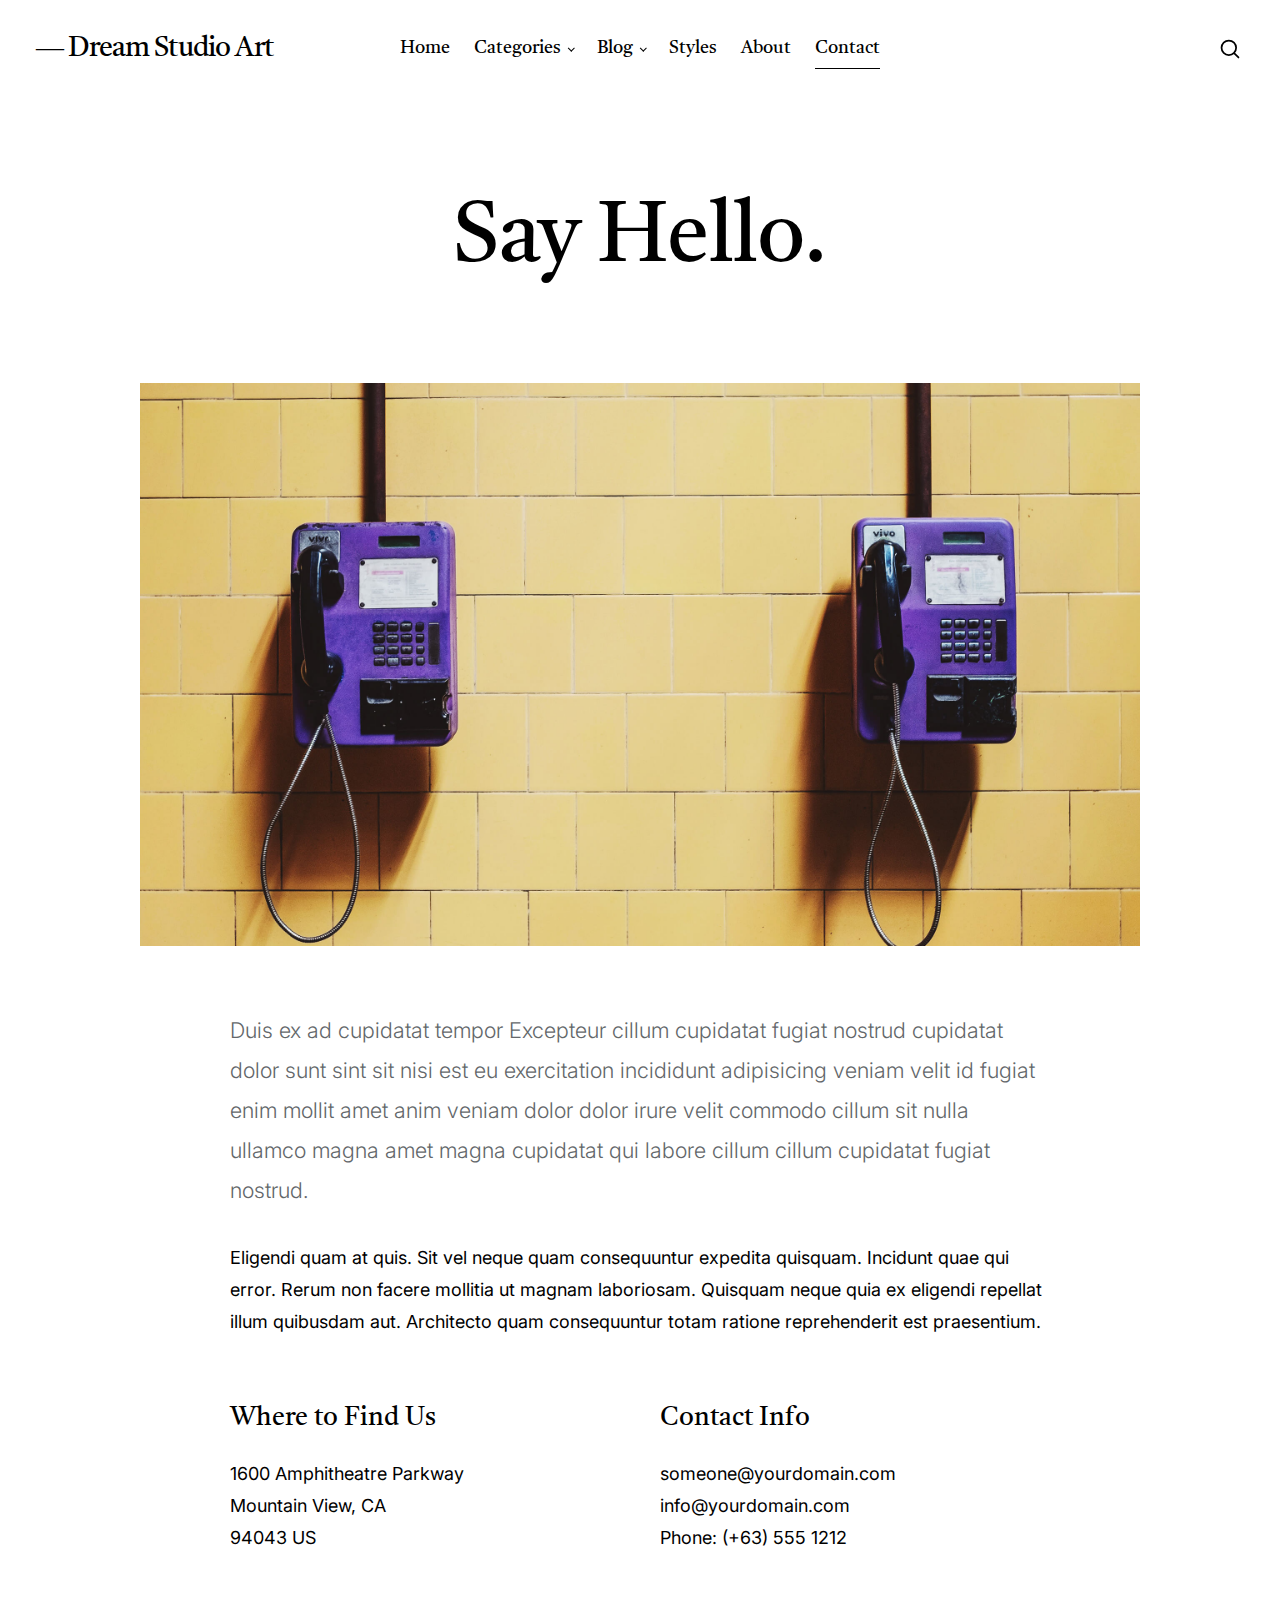
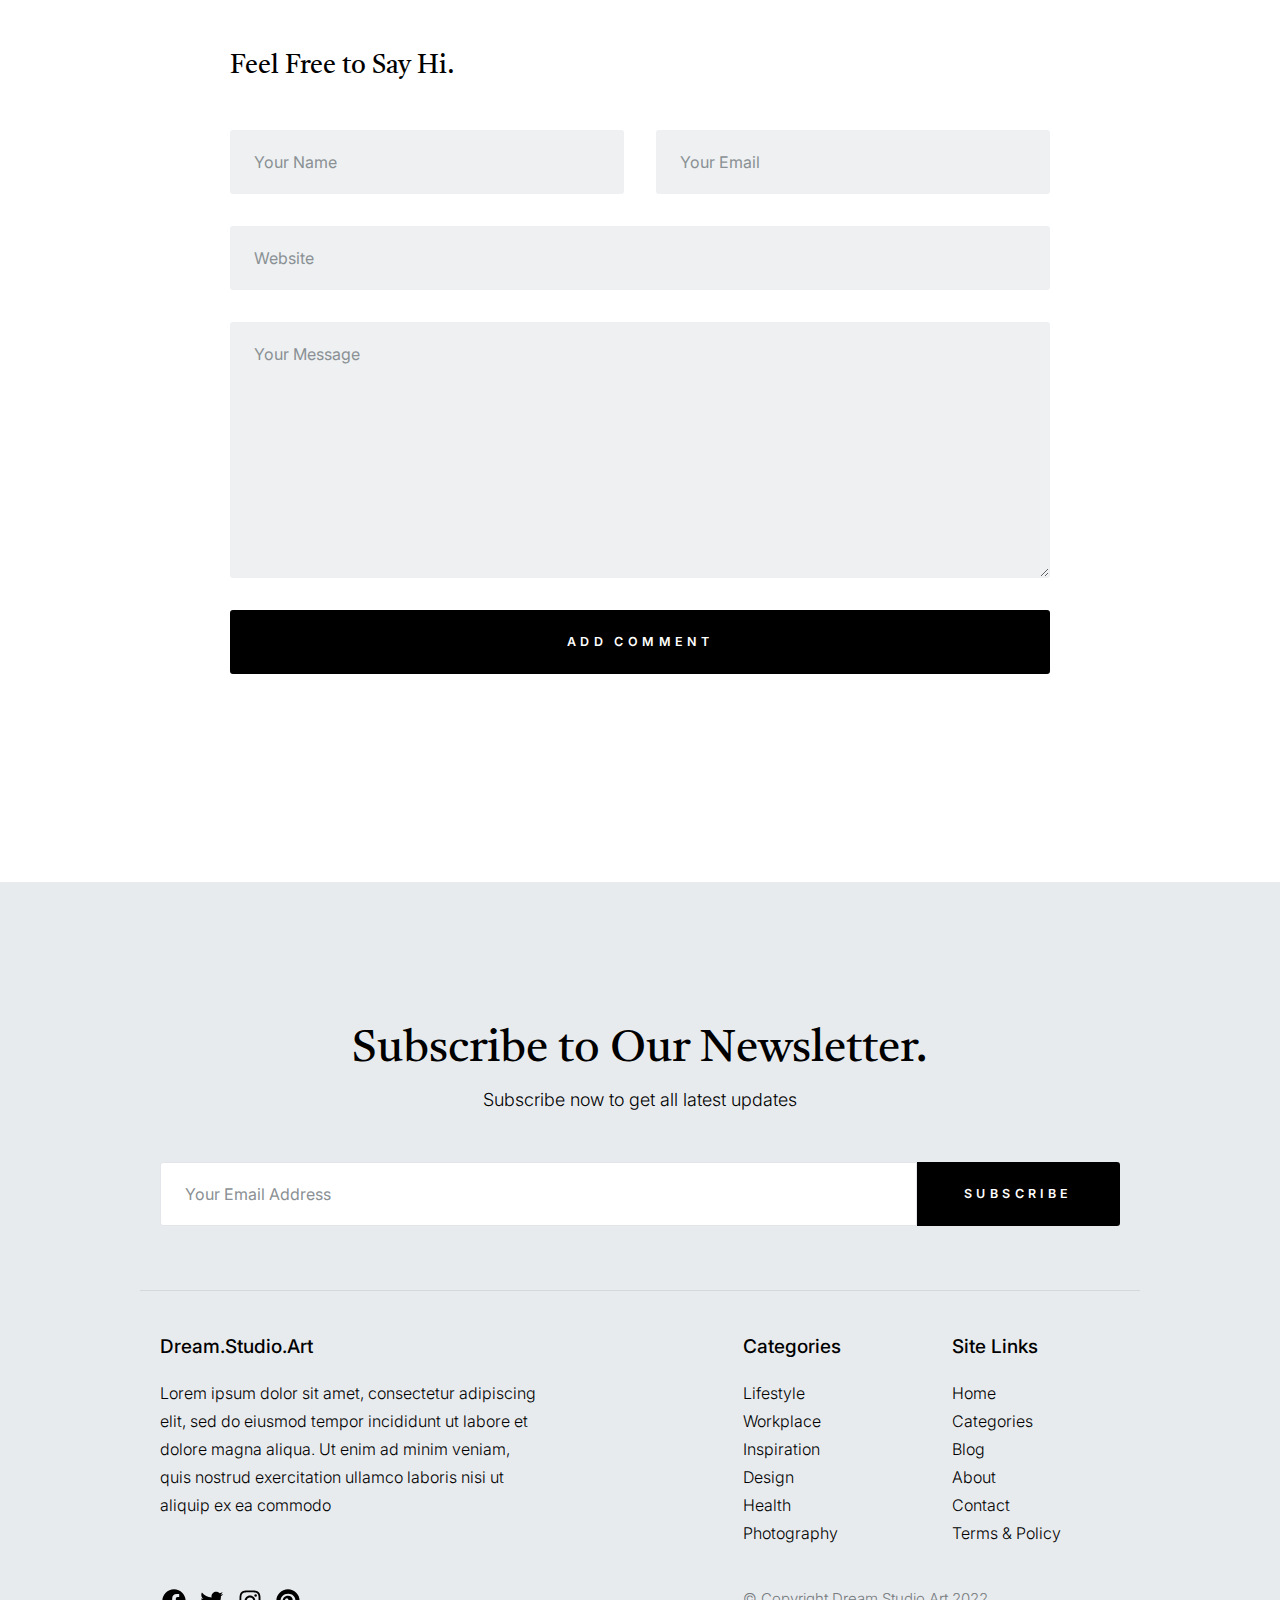
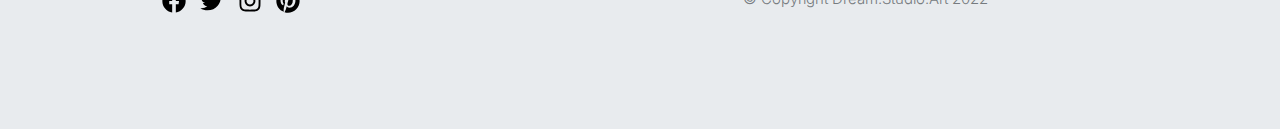
<file: contact.html>
<!DOCTYPE html>
<html lang="en" class="no-js" >
<head>

    <!--- basic page needs
    ================================================== -->
    <meta charset="utf-8">
    <meta name="viewport" content="width=device-width, initial-scale=1">
    <title>Contact - Spurgeon</title>

    <script>
        document.documentElement.classList.remove('no-js');
        document.documentElement.classList.add('js');
    </script>

    <!-- CSS
    ================================================== -->
    <link rel="stylesheet" href="css/vendor.css">
    <link rel="stylesheet" href="css/styles.css">

    <!-- favicons
    ================================================== -->
    <link rel="apple-touch-icon" sizes="180x180" href="apple-touch-icon.png">
    <link rel="icon" type="image/png" sizes="32x32" href="favicon-32x32.png">
    <link rel="icon" type="image/png" sizes="16x16" href="favicon-16x16.png">
    <link rel="manifest" href="site.webmanifest">

</head>

<body id="top">


    <!-- preloader
    ================================================== -->
    <div id="preloader">
        <div id="loader" class="dots-fade">
            <div></div>
            <div></div>
            <div></div>
        </div>
    </div>


    <!-- page wrap
    ================================================== -->
    <div id="page" class="s-pagewrap">


        <!-- # site header 
        ================================================== -->
        <header id="masthead" class="s-header">

            <div class="s-header__branding">
                <p class="site-title">
                    <a href="index.html" rel="home">― Dream Studio Art</a>
                </p>
            </div>

            <div class="row s-header__navigation">

                <nav class="s-header__nav-wrap">
    
                    <h3 class="s-header__nav-heading">Navigate to</h3>
    
                    <ul class="s-header__nav">
                        <li><a href="index.html" title="">Home</a></li>
                        <li class="has-children">
                            <a href="#0" title="" class="">Categories</a>
                            <ul class="sub-menu">
                                <li><a href="category.html">Design</a></li>
                                <li><a href="category.html">Lifestyle</a></li>
                                <li><a href="category.html">Inspiration</a></li>
                                <li><a href="category.html">Work</a></li>
                                <li><a href="category.html">Health</a></li>
                                <li><a href="category.html">Photography</a></li>
                            </ul>
                        </li>
                        <li class="has-children">
                            <a href="#0" title="" class="">Blog</a>
                            <ul class="sub-menu">
                                <li><a href="single-standard.html">Standard Post</a></li>
                                <li><a href="single-video.html">Video Post</a></li>
                                <li><a href="single-audio.html">Audio Post</a></li>
                            </ul>
                        </li>
                        <li><a href="styles.html" title="">Styles</a></li>
                        <li><a href="about.html" title="">About</a></li>
                        <li class="current-menu-item"><a href="contact.html" title="">Contact</a></li>
                    </ul> <!-- end s-header__nav -->

                </nav> <!-- end s-header__nav-wrap -->
    
            </div> <!-- end s-header__navigation -->

            <div class="s-header__search">

                <div class="s-header__search-inner">
                    <div class="row">
    
                        <form role="search" method="get" class="s-header__search-form" action="#">
                            <label>
                                <span class="u-screen-reader-text">Search for:</span>
                                <input type="search" class="s-header__search-field" placeholder="Search for..." value="" name="s" title="Search for:" autocomplete="off">
                            </label>
                            <input type="submit" class="s-header__search-submit" value="Search"> 
                        </form>
    
                        <a href="#0" title="Close Search" class="s-header__search-close">Close</a>
    
                    </div> <!-- end row -->
                </div> <!-- s-header__search-inner -->
    
            </div> <!-- end s-header__search -->

            <a class="s-header__menu-toggle" href="#0"><span>Menu</span></a>
            <a class="s-header__search-trigger" href="#">
                <svg width="24" height="24" fill="none" viewBox="0 0 24 24">
                    <path stroke="currentColor" stroke-linecap="round" stroke-linejoin="round" stroke-width="1.5" d="M19.25 19.25L15.5 15.5M4.75 11C4.75 7.54822 7.54822 4.75 11 4.75C14.4518 4.75 17.25 7.54822 17.25 11C17.25 14.4518 14.4518 17.25 11 17.25C7.54822 17.25 4.75 14.4518 4.75 11Z"></path>
                </svg>
            </a>

        </header> <!-- end s-header -->


        <!-- # site-content
        ================================================== -->
        <div id="content" class="s-content s-content--page">

                <div class="row entry-wrap">
                    <div class="column lg-12">

                        <article class="entry">

                            <header class="entry__header entry__header--narrow">
    
                                <h1 class="entry__title">
                                    Say Hello.
                                </h1>
    
                            </header>

                            <div class="entry__media">
                                <figure class="featured-image">
                                    <img src="images/thumbs/contact/contact-1200.jpg" 
                                      srcset="images/thumbs/contact/contact-2400.jpg 2400w, 
                                              images/thumbs/contact/contact-1200.jpg 1200w, 
                                              images/thumbs/contact/contact-600.jpg 600w" sizes="(max-width: 2400px) 100vw, 2400px" alt="">
                                </figure>
                            </div>

                            <div class="content-primary">

                                <div class="entry__content">
        
                                    <p class="lead">
                                    Duis ex ad cupidatat tempor Excepteur cillum cupidatat fugiat nostrud cupidatat dolor 
                                    sunt sint sit nisi est eu exercitation incididunt adipisicing veniam velit id fugiat 
                                    enim mollit amet anim veniam dolor dolor irure velit commodo cillum sit nulla ullamco 
                                    magna amet magna cupidatat qui labore cillum cillum cupidatat fugiat nostrud.</p> 

                                    <p>
                                    Eligendi quam at quis. Sit vel neque quam consequuntur expedita quisquam. Incidunt quae 
                                    qui error. Rerum non facere mollitia ut magnam laboriosam. Quisquam neque quia ex eligendi 
                                    repellat illum quibusdam aut. Architecto quam consequuntur totam ratione reprehenderit est 
                                    praesentium. 
                                    </p>

                                    <div class="row block-large-1-2 block-tab-whole entry__blocks">
                                        <div class="column">
                                            <h4>Where to Find Us</h4>
                                            <p>
                                            1600 Amphitheatre Parkway<br>
                                            Mountain View, CA<br>
                                            94043 US
                                            </p>
                                        </div>
        
                                        <div class="column">
                                            <h4>Contact Info</h4>
                                            <p>
                                            someone@yourdomain.com<br>
                                            info@yourdomain.com <br>
                                            Phone: (+63) 555 1212
                                            </p> 
                                        </div>
                                    </div>

                                    <h4>Feel Free to Say Hi.</h4>

                                    <form name="cForm" id="cForm" class="entry__form" method="post" action="" autocomplete="off">
                                        <fieldset class="row">

                                            <div class="column lg-6 tab-12 form-field">
                                                <input name="cName" id="cName" class="u-fullwidth" placeholder="Your Name" value="" type="text">
                                            </div>

                                            <div class="column lg-6 tab-12 form-field">
                                                <input name="cEmail" id="cEmail" class="u-fullwidth" placeholder="Your Email" value="" type="text">
                                            </div>

                                            <div class="column lg-12 form-field">
                                                <input name="cWebsite" id="cWebsite" class="u-fullwidth" placeholder="Website" value="" type="text">
                                            </div>

                                            <div class="column lg-12 message form-field">
                                                <textarea name="cMessage" id="cMessage" class="u-fullwidth" placeholder="Your Message"></textarea>
                                            </div>

                                            <div class="column lg-12">
                                                <input name="submit" id="submit" class="btn btn--primary btn-wide btn--large u-fullwidth" value="Add Comment" type="submit">
                                            </div>

                                        </fieldset>
                                    </form> <!-- end form -->

                            </div> <!-- end content-primary -->

                        </article> <!-- end entry -->

                    </div>
                </div> <!-- end entry-wrap -->
        </section> <!-- end s-content -->


        <!-- # site-footer
        ================================================== -->
        <footer id="colophon" class="s-footer">

            <div class="row s-footer__subscribe">
                <div class="column lg-12">

                    <h2>
                    Subscribe to Our Newsletter.
                    </h2>
                    <p>
                    Subscribe now to get all latest updates
                    </p>

                    <form id="mc-form" class="mc-form">
                        <input type="email" name="EMAIL" id="mce-EMAIL" class="u-fullwidth text-center" placeholder="Your Email Address" title="The domain portion of the email address is invalid (the portion after the @)." pattern="^([^\x00-\x20\x22\x28\x29\x2c\x2e\x3a-\x3c\x3e\x40\x5b-\x5d\x7f-\xff]+|\x22([^\x0d\x22\x5c\x80-\xff]|\x5c[\x00-\x7f])*\x22)(\x2e([^\x00-\x20\x22\x28\x29\x2c\x2e\x3a-\x3c\x3e\x40\x5b-\x5d\x7f-\xff]+|\x22([^\x0d\x22\x5c\x80-\xff]|\x5c[\x00-\x7f])*\x22))*\x40([^\x00-\x20\x22\x28\x29\x2c\x2e\x3a-\x3c\x3e\x40\x5b-\x5d\x7f-\xff]+|\x5b([^\x0d\x5b-\x5d\x80-\xff]|\x5c[\x00-\x7f])*\x5d)(\x2e([^\x00-\x20\x22\x28\x29\x2c\x2e\x3a-\x3c\x3e\x40\x5b-\x5d\x7f-\xff]+|\x5b([^\x0d\x5b-\x5d\x80-\xff]|\x5c[\x00-\x7f])*\x5d))*(\.\w{2,})+$" required>
                        <input type="submit" name="subscribe" value="Subscribe" class="btn--small btn--primary u-fullwidth">
                        <!-- <div style="position: absolute; left: -5000px;" aria-hidden="true"><input type="text" name="b_cdb7b577e41181934ed6a6a44_9a91cfe7b3" tabindex="-1" value=""></div> -->
                        <div class="mc-status"></div>
                    </form>

                </div>
            </div> <!-- end s-footer__subscribe -->

            <div class="row s-footer__main">

                <div class="column lg-5 md-6 tab-12 s-footer__about">
                    <h4>Dream.Studio.Art</h4>

                    <p>
                    Lorem ipsum dolor sit amet, consectetur 
                    adipiscing elit, sed do eiusmod tempor 
                    incididunt ut labore et dolore magna aliqua. 
                    Ut enim ad minim veniam, quis nostrud exercitation 
                    ullamco laboris nisi ut aliquip ex ea commodo 
                    </p>
                </div> <!-- end s-footer__about -->

                <div class="column lg-5 md-6 tab-12">
                    <div class="row">
                        <div class="column lg-6">
                            <h4>Categories</h4>
                            <ul class="link-list">
                                <li><a href="category.html">Lifestyle</a></li>
                                <li><a href="category.html">Workplace</a></li>
                                <li><a href="category.html">Inspiration</a></li>
                                <li><a href="category.html">Design</a></li>
                                <li><a href="category.html">Health</a></li>
                                <li><a href="category.html">Photography</a></li>
                            </ul>
                        </div>
                        <div class="column lg-6">
                            <h4>Site Links</h4>
                            <ul class="link-list">
                                <li><a href="index.html">Home</a></li>
                                <li><a href="category.html">Categories</a></li>
                                <li><a href="category.html">Blog</a></li>
                                <li><a href="about.html">About</a></li>
                                <li><a href="about.html">Contact</a></li>
                                <li><a href="#0">Terms & Policy</a></li>
                            </ul>
                        </div>
                    </div>
                </div>

            </div> <!-- end s-footer__main -->

            <div class="row s-footer__bottom">

                <div class="column lg-7 md-6 tab-12">
                    <ul class="s-footer__social">
                        <li>
                            <a href="#0">
                                <svg xmlns="http://www.w3.org/2000/svg" width="24" height="24" viewBox="0 0 24 24" style="fill: rgba(0, 0, 0, 1);transform: ;msFilter:;"><path d="M12.001 2.002c-5.522 0-9.999 4.477-9.999 9.999 0 4.99 3.656 9.126 8.437 9.879v-6.988h-2.54v-2.891h2.54V9.798c0-2.508 1.493-3.891 3.776-3.891 1.094 0 2.24.195 2.24.195v2.459h-1.264c-1.24 0-1.628.772-1.628 1.563v1.875h2.771l-.443 2.891h-2.328v6.988C18.344 21.129 22 16.992 22 12.001c0-5.522-4.477-9.999-9.999-9.999z"></path></svg>
                                <span class="u-screen-reader-text">Facebook</span>
                            </a>
                        </li>
                        <li>
                            <a href="#0">
                                <svg xmlns="http://www.w3.org/2000/svg" width="24" height="24" viewBox="0 0 24 24" style="fill:rgba(0, 0, 0, 1);transform:;-ms-filter:"><path d="M19.633,7.997c0.013,0.175,0.013,0.349,0.013,0.523c0,5.325-4.053,11.461-11.46,11.461c-2.282,0-4.402-0.661-6.186-1.809 c0.324,0.037,0.636,0.05,0.973,0.05c1.883,0,3.616-0.636,5.001-1.721c-1.771-0.037-3.255-1.197-3.767-2.793 c0.249,0.037,0.499,0.062,0.761,0.062c0.361,0,0.724-0.05,1.061-0.137c-1.847-0.374-3.23-1.995-3.23-3.953v-0.05 c0.537,0.299,1.16,0.486,1.82,0.511C3.534,9.419,2.823,8.184,2.823,6.787c0-0.748,0.199-1.434,0.548-2.032 c1.983,2.443,4.964,4.04,8.306,4.215c-0.062-0.3-0.1-0.611-0.1-0.923c0-2.22,1.796-4.028,4.028-4.028 c1.16,0,2.207,0.486,2.943,1.272c0.91-0.175,1.782-0.512,2.556-0.973c-0.299,0.935-0.936,1.721-1.771,2.22 c0.811-0.088,1.597-0.312,2.319-0.624C21.104,6.712,20.419,7.423,19.633,7.997z"></path></svg>
                                <span class="u-screen-reader-text">Twitter</span>
                            </a>
                        </li>
                        <li>
                            <a href="#0">
                                <svg xmlns="http://www.w3.org/2000/svg" width="24" height="24" viewBox="0 0 24 24" style="fill:rgba(0, 0, 0, 1);transform:;-ms-filter:"><path d="M11.999,7.377c-2.554,0-4.623,2.07-4.623,4.623c0,2.554,2.069,4.624,4.623,4.624c2.552,0,4.623-2.07,4.623-4.624 C16.622,9.447,14.551,7.377,11.999,7.377L11.999,7.377z M11.999,15.004c-1.659,0-3.004-1.345-3.004-3.003 c0-1.659,1.345-3.003,3.004-3.003s3.002,1.344,3.002,3.003C15.001,13.659,13.658,15.004,11.999,15.004L11.999,15.004z"></path><circle cx="16.806" cy="7.207" r="1.078"></circle><path d="M20.533,6.111c-0.469-1.209-1.424-2.165-2.633-2.632c-0.699-0.263-1.438-0.404-2.186-0.42 c-0.963-0.042-1.268-0.054-3.71-0.054s-2.755,0-3.71,0.054C7.548,3.074,6.809,3.215,6.11,3.479C4.9,3.946,3.945,4.902,3.477,6.111 c-0.263,0.7-0.404,1.438-0.419,2.186c-0.043,0.962-0.056,1.267-0.056,3.71c0,2.442,0,2.753,0.056,3.71 c0.015,0.748,0.156,1.486,0.419,2.187c0.469,1.208,1.424,2.164,2.634,2.632c0.696,0.272,1.435,0.426,2.185,0.45 c0.963,0.042,1.268,0.055,3.71,0.055s2.755,0,3.71-0.055c0.747-0.015,1.486-0.157,2.186-0.419c1.209-0.469,2.164-1.424,2.633-2.633 c0.263-0.7,0.404-1.438,0.419-2.186c0.043-0.962,0.056-1.267,0.056-3.71s0-2.753-0.056-3.71C20.941,7.57,20.801,6.819,20.533,6.111z M19.315,15.643c-0.007,0.576-0.111,1.147-0.311,1.688c-0.305,0.787-0.926,1.409-1.712,1.711c-0.535,0.199-1.099,0.303-1.67,0.311 c-0.95,0.044-1.218,0.055-3.654,0.055c-2.438,0-2.687,0-3.655-0.055c-0.569-0.007-1.135-0.112-1.669-0.311 c-0.789-0.301-1.414-0.923-1.719-1.711c-0.196-0.534-0.302-1.099-0.311-1.669c-0.043-0.95-0.053-1.218-0.053-3.654 c0-2.437,0-2.686,0.053-3.655c0.007-0.576,0.111-1.146,0.311-1.687c0.305-0.789,0.93-1.41,1.719-1.712 c0.534-0.198,1.1-0.303,1.669-0.311c0.951-0.043,1.218-0.055,3.655-0.055c2.437,0,2.687,0,3.654,0.055 c0.571,0.007,1.135,0.112,1.67,0.311c0.786,0.303,1.407,0.925,1.712,1.712c0.196,0.534,0.302,1.099,0.311,1.669 c0.043,0.951,0.054,1.218,0.054,3.655c0,2.436,0,2.698-0.043,3.654H19.315z"></path></svg>
                                <span class="u-screen-reader-text">Instagram</span>
                            </a>
                        </li>
                        <li>
                            <a href="#0">
                                <svg xmlns="http://www.w3.org/2000/svg" width="24" height="24" viewBox="0 0 24 24" style="fill: rgba(0, 0, 0, 1);transform: ;msFilter:;"><path d="M11.99 2C6.472 2 2 6.473 2 11.99c0 4.232 2.633 7.85 6.35 9.306-.088-.79-.166-2.006.034-2.868.182-.78 1.172-4.966 1.172-4.966s-.299-.599-.299-1.484c0-1.388.805-2.425 1.808-2.425.853 0 1.264.64 1.264 1.407 0 .858-.546 2.139-.827 3.327-.235.994.499 1.805 1.479 1.805 1.775 0 3.141-1.872 3.141-4.575 0-2.392-1.719-4.064-4.173-4.064-2.843 0-4.512 2.132-4.512 4.335 0 .858.331 1.779.744 2.28a.3.3 0 0 1 .069.286c-.076.315-.245.994-.277 1.133-.044.183-.145.222-.335.134-1.247-.581-2.027-2.405-2.027-3.871 0-3.151 2.289-6.045 6.601-6.045 3.466 0 6.159 2.469 6.159 5.77 0 3.444-2.171 6.213-5.184 6.213-1.013 0-1.964-.525-2.29-1.146l-.623 2.374c-.225.868-.834 1.956-1.241 2.62a10 10 0 0 0 2.958.445c5.517 0 9.99-4.473 9.99-9.99S17.507 2 11.99 2"></path></svg>
                                <span class="u-screen-reader-text">Pinterest</span>
                            </a>
                        </li>
                    </ul>
                </div>
                <div class="column lg-5 md-6 tab-12">
                    <div class="ss-copyright">
                        <span>© Copyright Dream.Studio.Art 2022</span> 

                    </div>
                </div>

            </div> <!-- end s-footer__bottom -->
           
            <div class="ss-go-top">
                <a class="smoothscroll" title="Back to Top" href="#top">
                    <svg width="24" height="24" fill="none" viewBox="0 0 24 24">
                        <path stroke="currentColor" stroke-linecap="round" stroke-linejoin="round" stroke-width="1.5" d="M17.25 10.25L12 4.75L6.75 10.25"/>
                        <path stroke="currentColor" stroke-linecap="round" stroke-linejoin="round" stroke-width="1.5" d="M12 19.25V5.75"/>
                    </svg>
                </a>
            </div> <!-- end ss-go-top -->

        </footer><!-- end s-footer -->


    <!-- Java Script
    ================================================== -->
    <script src="js/plugins.js"></script>
    <script src="js/main.js"></script>

</body>
</html>
</file>
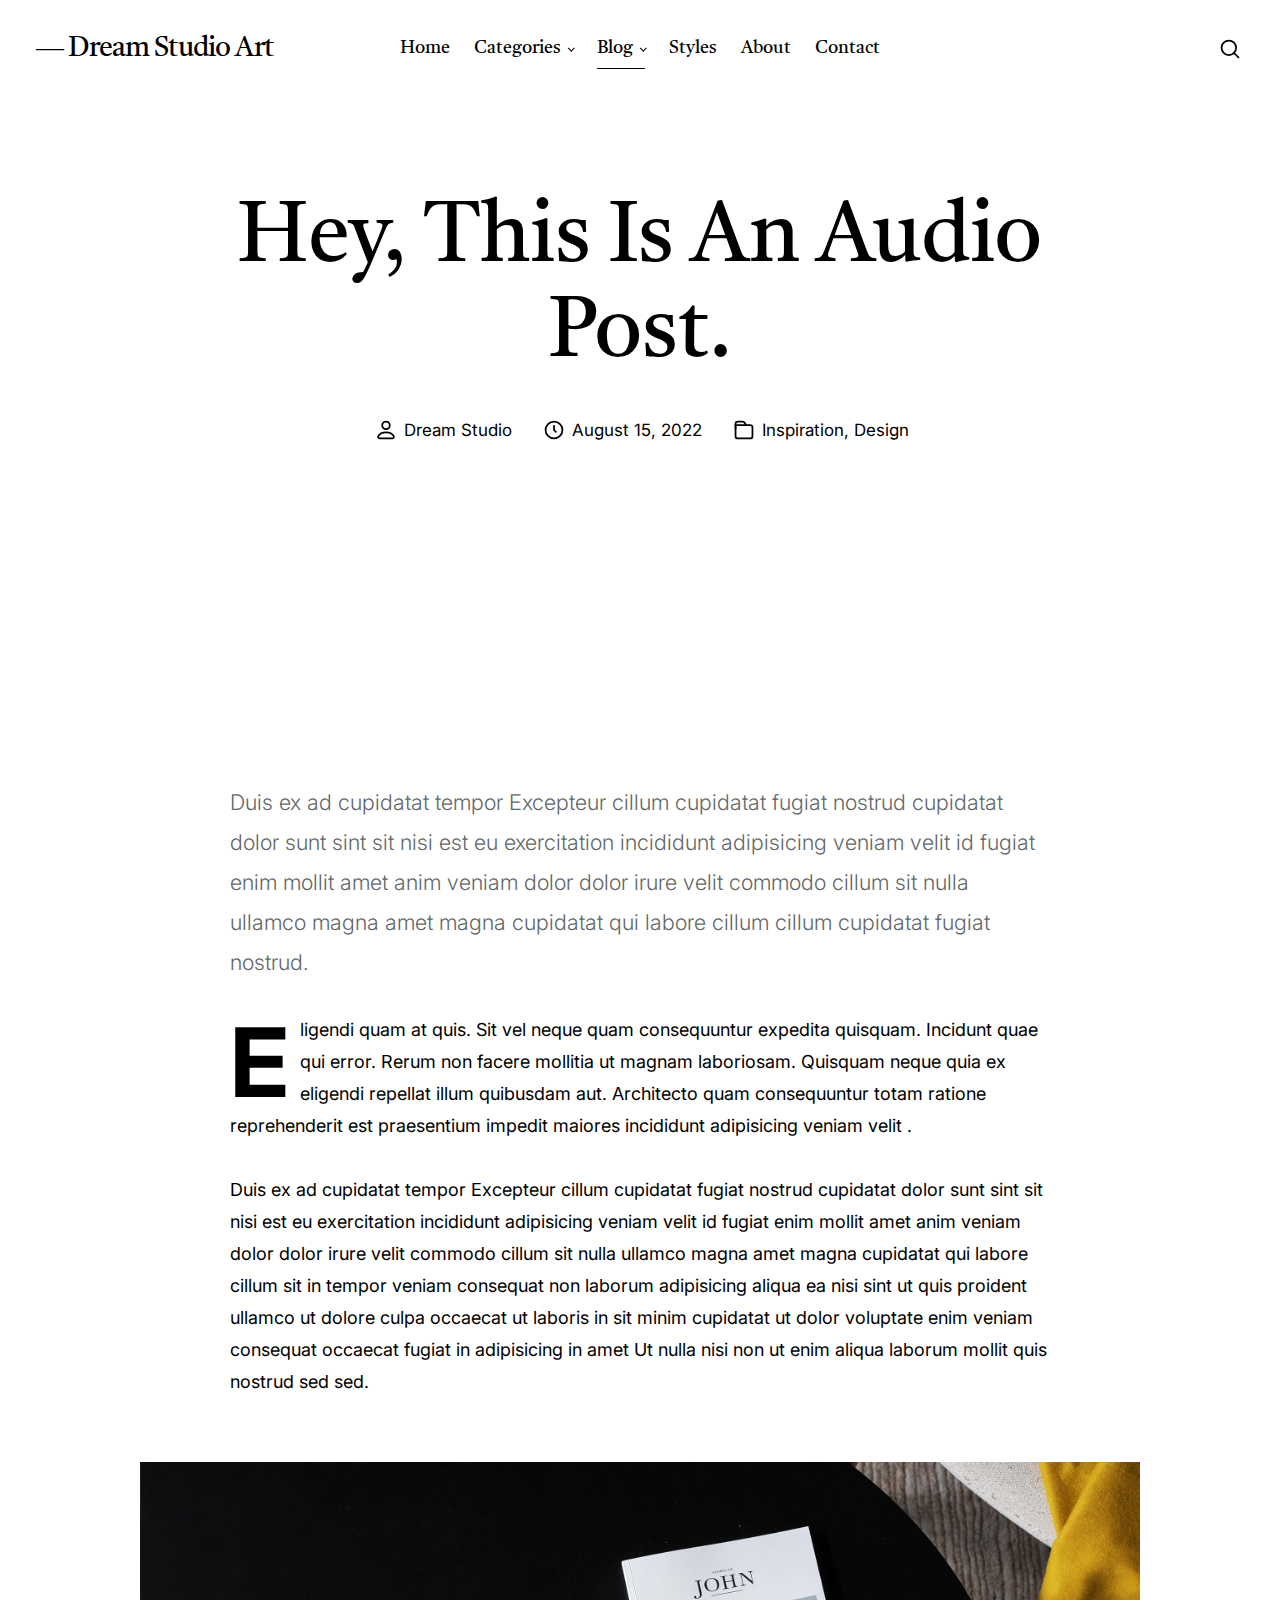
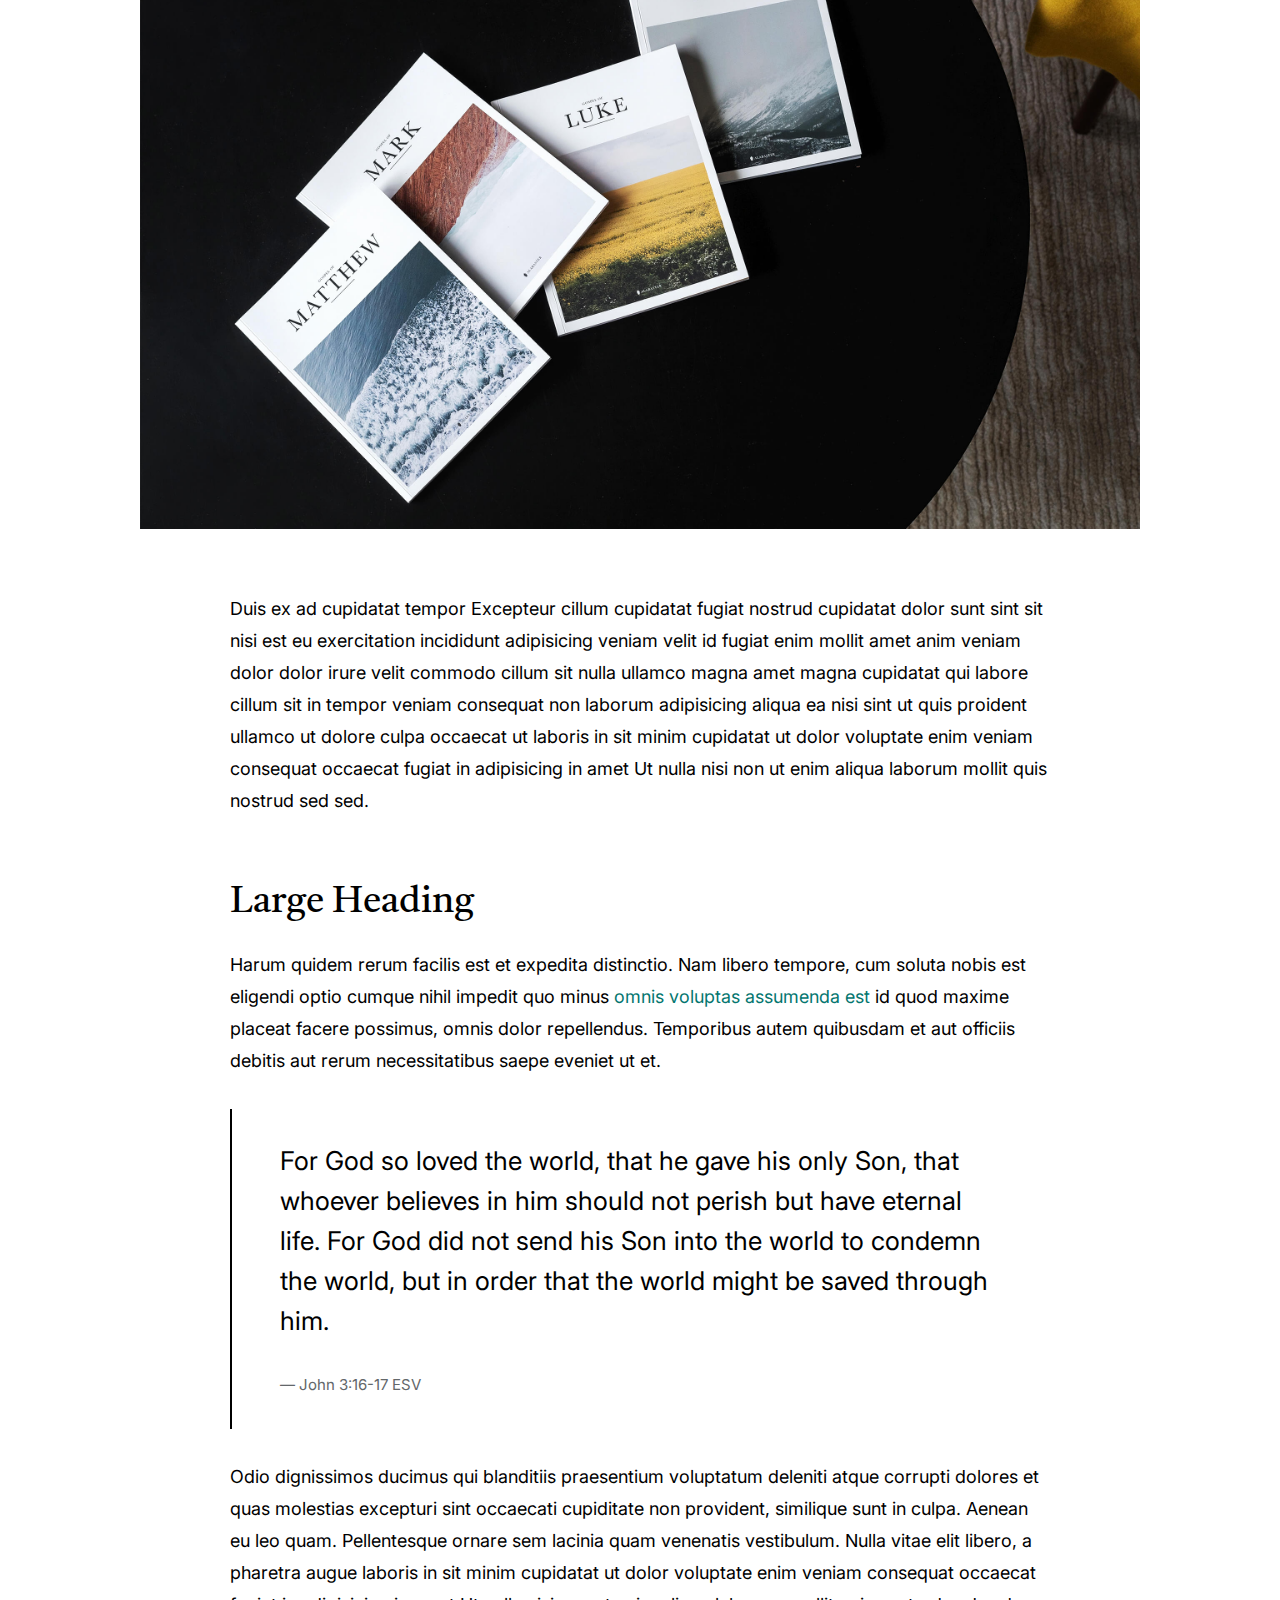
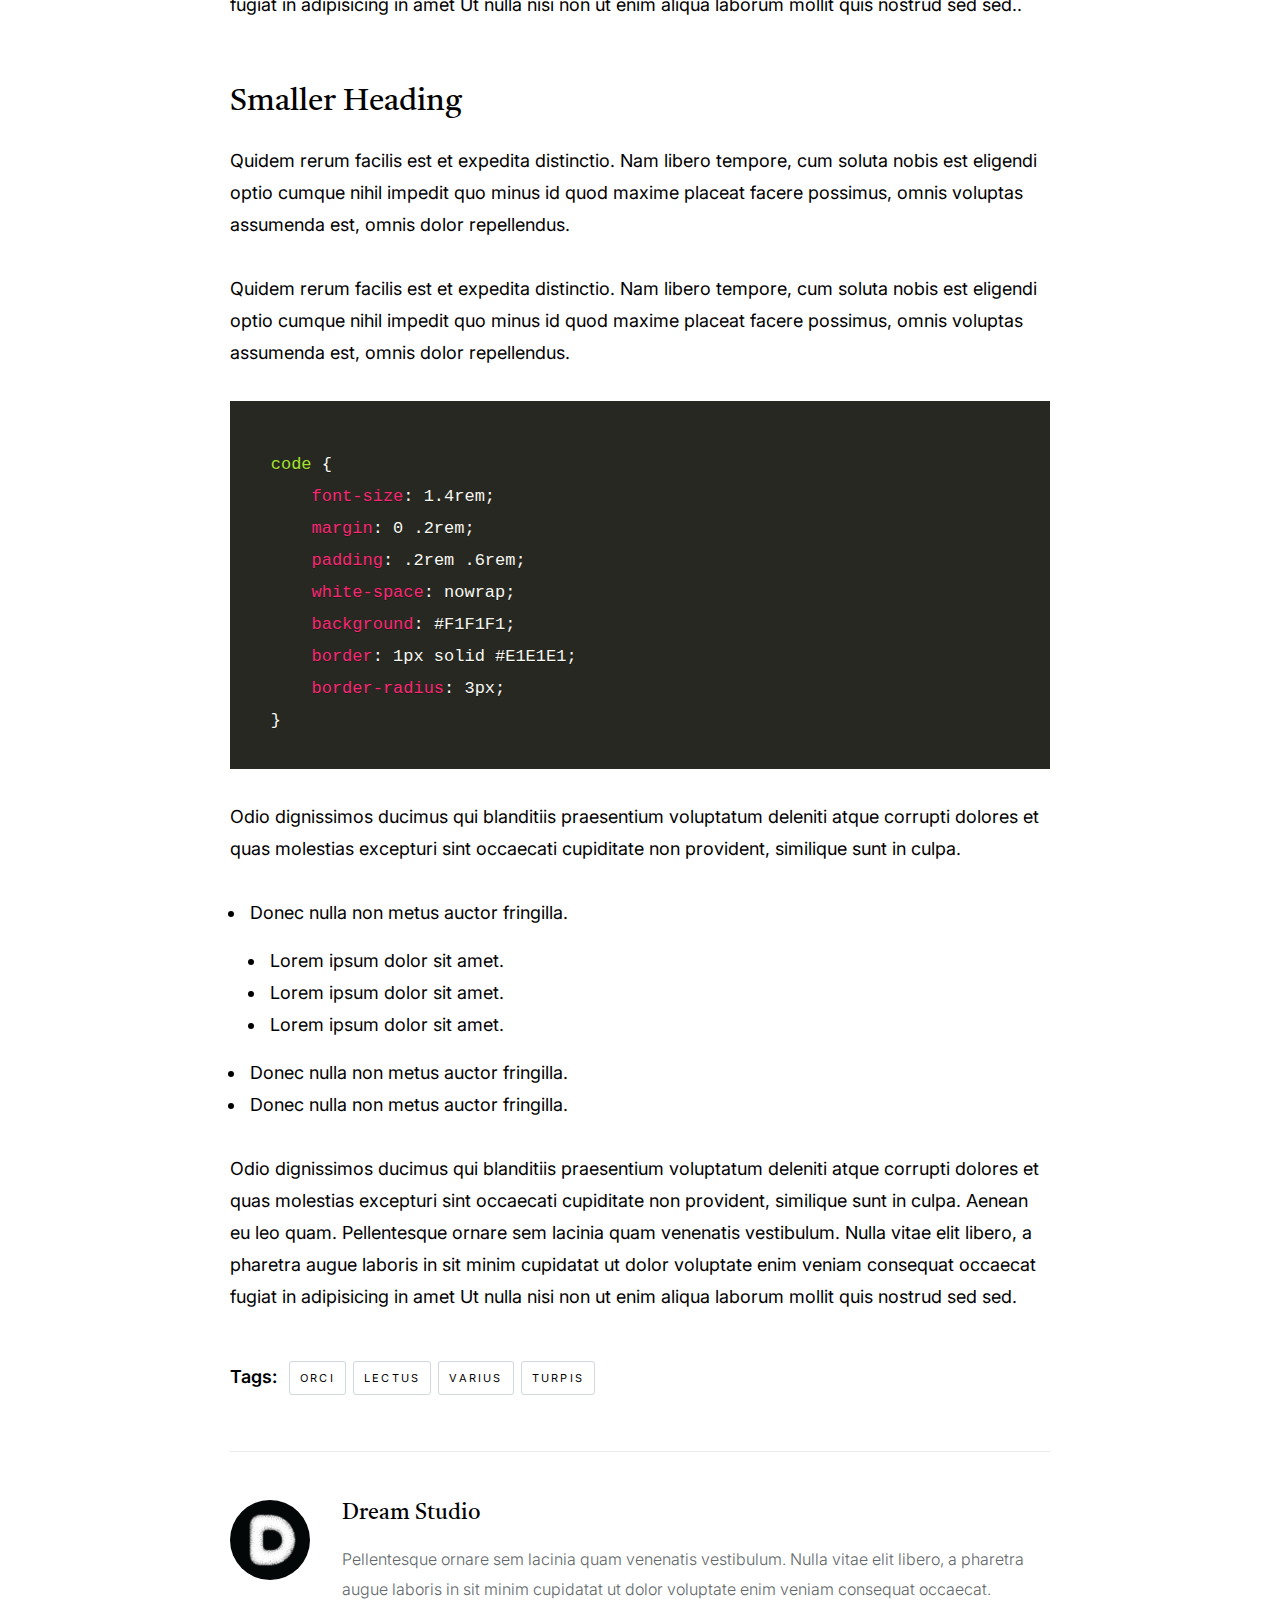
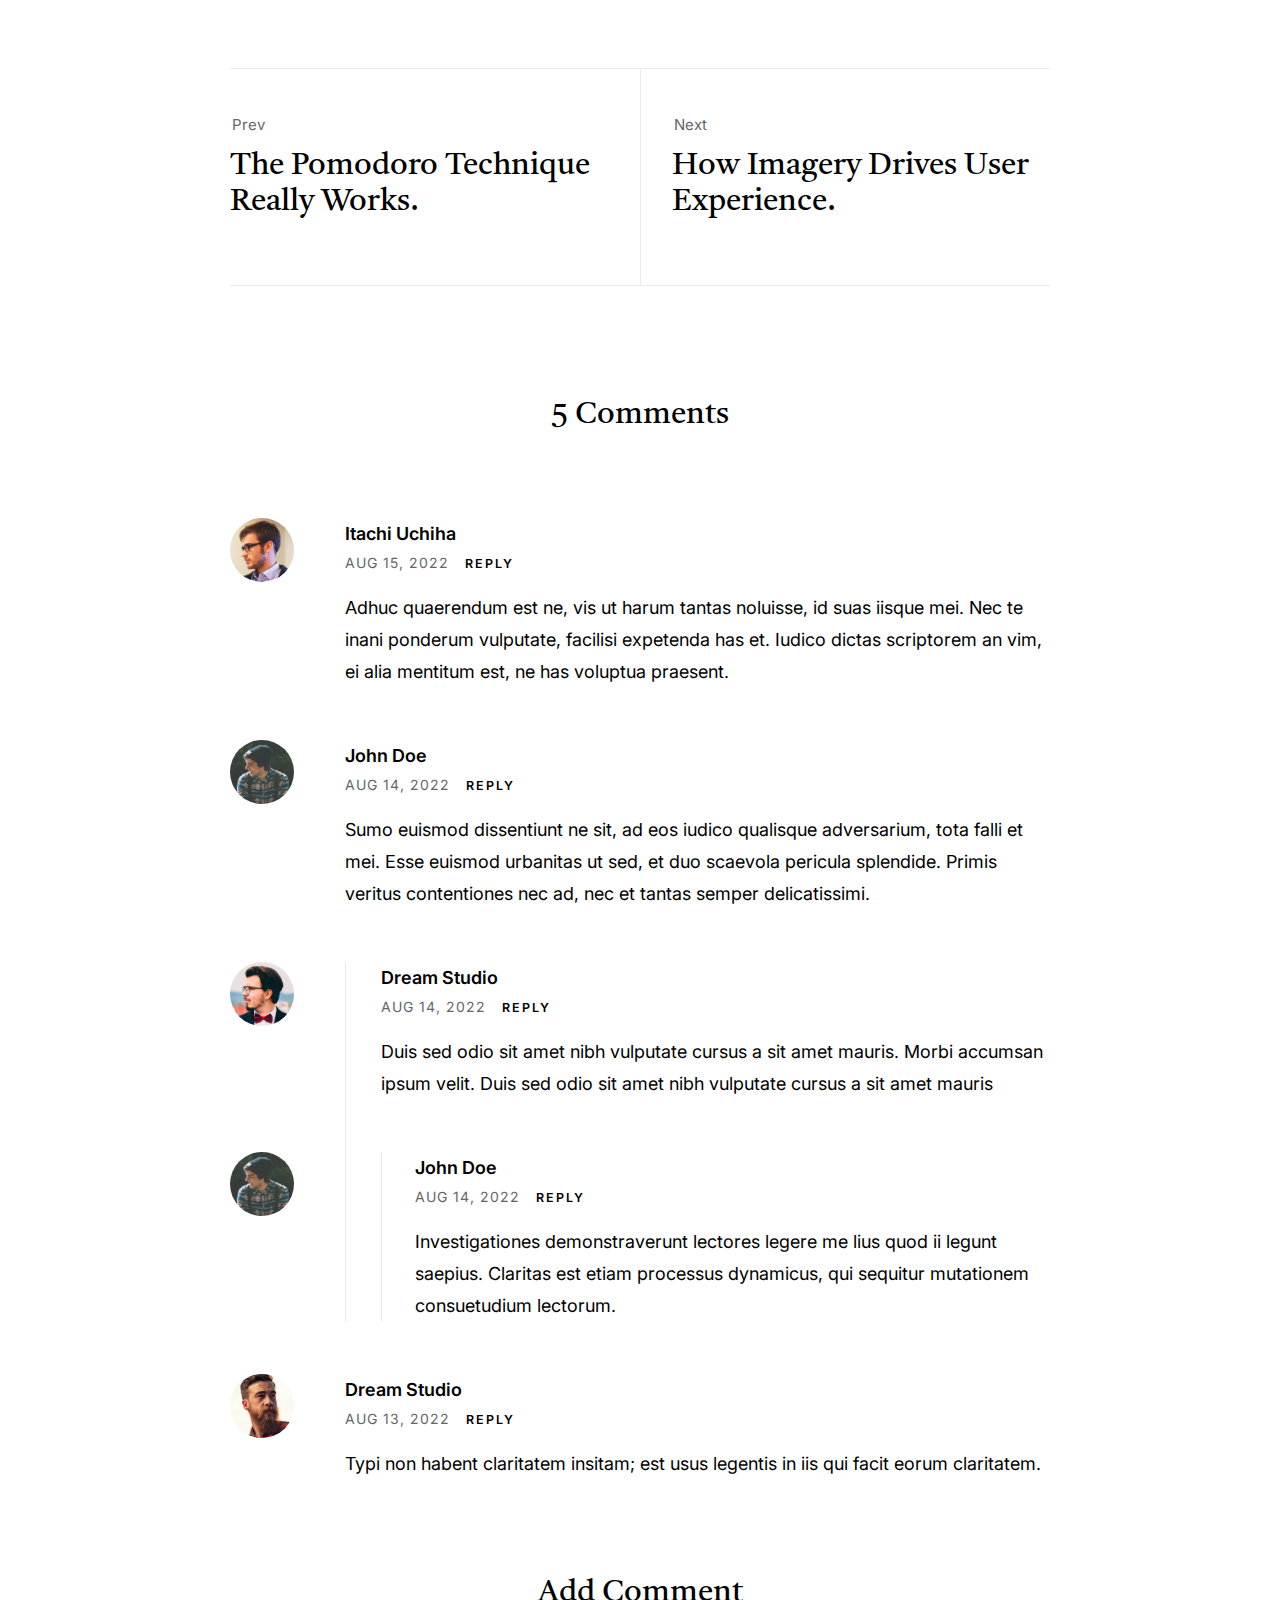
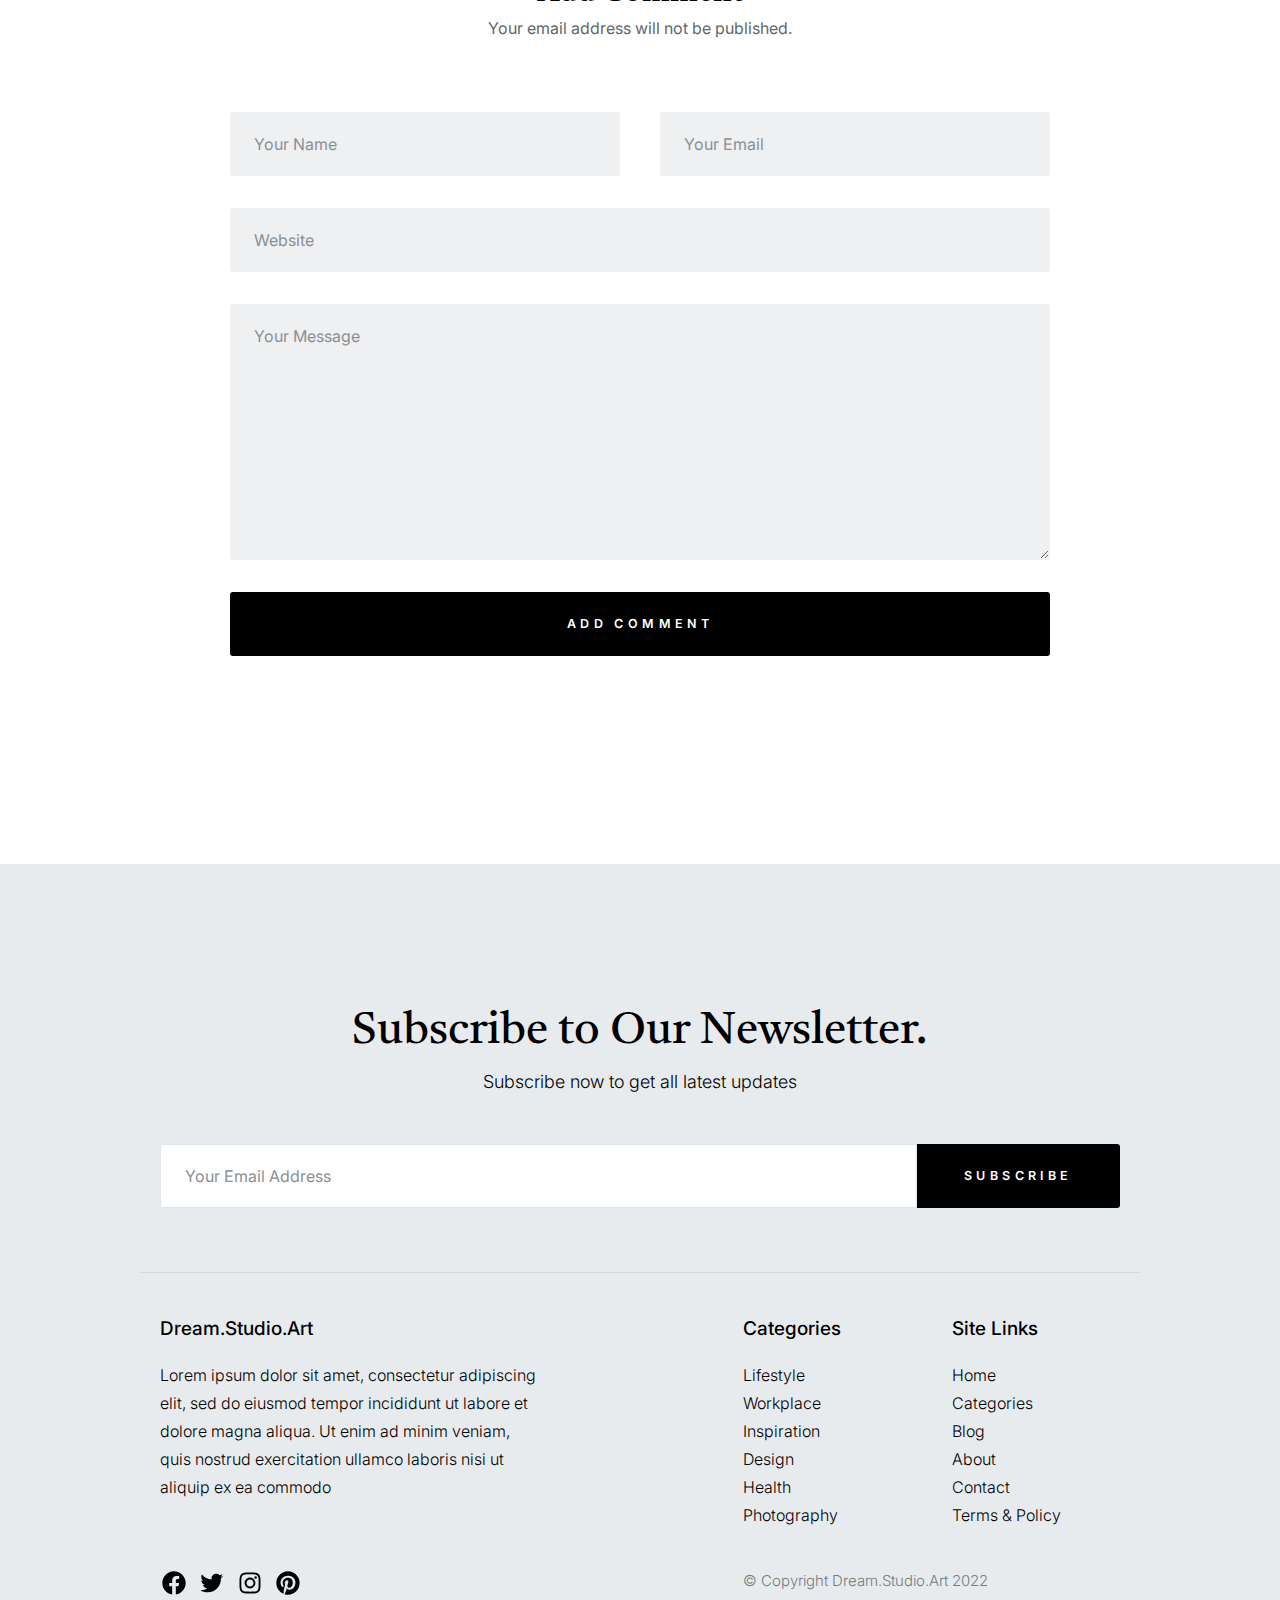
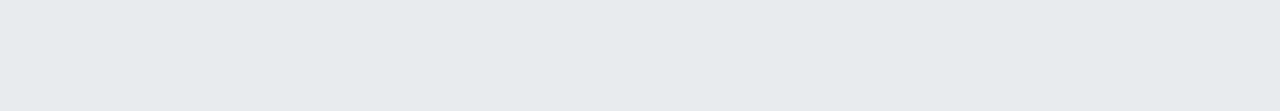
<file: single-audio.html>
<!DOCTYPE html>
<html lang="en" class="no-js" >
<head>

    <!--- basic page needs
    ================================================== -->
    <meta charset="utf-8">
    <meta name="viewport" content="width=device-width, initial-scale=1">
    <title>Audio Post - Dream.Studio.Art</title>

    <script>
        document.documentElement.classList.remove('no-js');
        document.documentElement.classList.add('js');
    </script>

    <!-- CSS
    ================================================== -->
    <link rel="stylesheet" href="css/vendor.css">
    <link rel="stylesheet" href="css/styles.css">

    <!-- favicons
    ================================================== -->
    <link rel="apple-touch-icon" sizes="180x180" href="apple-touch-icon.png">
    <link rel="icon" type="image/png" sizes="32x32" href="favicon-32x32.png">
    <link rel="icon" type="image/png" sizes="16x16" href="favicon-16x16.png">
    <link rel="manifest" href="site.webmanifest">

</head>

<body id="top">


    <!-- preloader
    ================================================== -->
    <div id="preloader">
        <div id="loader" class="dots-fade">
            <div></div>
            <div></div>
            <div></div>
        </div>
    </div>


    <!-- page wrap
    ================================================== -->
    <div id="page" class="s-pagewrap">


        <!-- # site header 
        ================================================== -->
        <header id="masthead" class="s-header">

            <div class="s-header__branding">
                <p class="site-title">
                    <a href="index.html" rel="home">― Dream Studio Art</a>
                </p>
            </div>

            <div class="row s-header__navigation">

                <nav class="s-header__nav-wrap">
    
                    <h3 class="s-header__nav-heading">Navigate to</h3>
    
                    <ul class="s-header__nav">
                        <li><a href="index.html" title="">Home</a></li>
                        <li class="has-children">
                            <a href="#0" title="" class="">Categories</a>
                            <ul class="sub-menu">
                                <li><a href="category.html">Design</a></li>
                                <li><a href="category.html">Lifestyle</a></li>
                                <li><a href="category.html">Inspiration</a></li>
                                <li><a href="category.html">Work</a></li>
                                <li><a href="category.html">Health</a></li>
                                <li><a href="category.html">Photography</a></li>
                            </ul>
                        </li>
                        <li class="current-menu-item has-children">
                            <a href="#0" title="" class="">Blog</a>
                            <ul class="sub-menu">
                                <li><a href="single-standard.html">Standard Post</a></li>
                                <li><a href="single-video.html">Video Post</a></li>
                                <li><a href="single-audio.html">Audio Post</a></li>
                            </ul>
                        </li>
                        <li><a href="styles.html" title="">Styles</a></li>
                        <li><a href="about.html" title="">About</a></li>
                        <li><a href="contact.html" title="">Contact</a></li>
                    </ul> <!-- end s-header__nav -->

                </nav> <!-- end s-header__nav-wrap -->
    
            </div> <!-- end s-header__navigation -->

            <div class="s-header__search">

                <div class="s-header__search-inner">
                    <div class="row">
    
                        <form role="search" method="get" class="s-header__search-form" action="#">
                            <label>
                                <span class="u-screen-reader-text">Search for:</span>
                                <input type="search" class="s-header__search-field" placeholder="Search for..." value="" name="s" title="Search for:" autocomplete="off">
                            </label>
                            <input type="submit" class="s-header__search-submit" value="Search"> 
                        </form>
    
                        <a href="#0" title="Close Search" class="s-header__search-close">Close</a>
    
                    </div> <!-- end row -->
                </div> <!-- s-header__search-inner -->
    
            </div> <!-- end s-header__search -->

            <a class="s-header__menu-toggle" href="#0"><span>Menu</span></a>
            <a class="s-header__search-trigger" href="#">
                <svg width="24" height="24" fill="none" viewBox="0 0 24 24">
                    <path stroke="currentColor" stroke-linecap="round" stroke-linejoin="round" stroke-width="1.5" d="M19.25 19.25L15.5 15.5M4.75 11C4.75 7.54822 7.54822 4.75 11 4.75C14.4518 4.75 17.25 7.54822 17.25 11C17.25 14.4518 14.4518 17.25 11 17.25C7.54822 17.25 4.75 14.4518 4.75 11Z"></path>
                </svg>
            </a>

        </header> <!-- end s-header -->


        <!-- # site-content
        ================================================== -->
        <div id="content" class="s-content s-content--blog">

                <div class="row entry-wrap">
                    <div class="column lg-12">

                        <article class="entry format-standard">

                            <header class="entry__header">
    
                                <h1 class="entry__title">
                                    Hey, This Is An Audio Post.
                                </h1>

                                <div class="entry__meta">
                                    <div class="entry__meta-author">
                                        <svg width="24" height="24" fill="none" viewBox="0 0 24 24">
                                            <circle cx="12" cy="8" r="3.25" stroke="currentColor" stroke-linecap="round" stroke-linejoin="round" stroke-width="1.5"></circle>
                                            <path stroke="currentColor" stroke-linecap="round" stroke-linejoin="round" stroke-width="1.5" d="M6.8475 19.25H17.1525C18.2944 19.25 19.174 18.2681 18.6408 17.2584C17.8563 15.7731 16.068 14 12 14C7.93201 14 6.14367 15.7731 5.35924 17.2584C4.82597 18.2681 5.70558 19.25 6.8475 19.25Z"></path>
                                        </svg>
                                        <a href="#">Dream Studio</a> 
                                    </div>
                                    <div class="entry__meta-date">
                                        <svg width="24" height="24" fill="none" viewBox="0 0 24 24">
                                            <circle cx="12" cy="12" r="7.25" stroke="currentColor" stroke-width="1.5"></circle>
                                            <path stroke="currentColor" stroke-width="1.5" d="M12 8V12L14 14"></path>
                                        </svg>
                                        August 15, 2022 
                                    </div>
                                    <div class="entry__meta-cat">
                                        <svg width="24" height="24" fill="none" viewBox="0 0 24 24">
                                            <path stroke="currentColor" stroke-linecap="round" stroke-linejoin="round" stroke-width="1.5" d="M19.25 17.25V9.75C19.25 8.64543 18.3546 7.75 17.25 7.75H4.75V17.25C4.75 18.3546 5.64543 19.25 6.75 19.25H17.25C18.3546 19.25 19.25 18.3546 19.25 17.25Z"></path>
                                            <path stroke="currentColor" stroke-linecap="round" stroke-linejoin="round" stroke-width="1.5" d="M13.5 7.5L12.5685 5.7923C12.2181 5.14977 11.5446 4.75 10.8127 4.75H6.75C5.64543 4.75 4.75 5.64543 4.75 6.75V11"></path>
                                        </svg>
                                          
                                        <span class="cat-links">
                                            <a href="#0">Inspiration</a>
                                            <a href="#0">Design</a>
                                        </span>
                                    </div>
                                </div>
                            </header>

                            <div class="entry__media">
                                <div class="featured-image">
                                    <iframe width="100%" height="166" scrolling="no" frameborder="no" allow="autoplay" src="https://w.soundcloud.com/player/?url=https%3A//api.soundcloud.com/tracks/80822997&color=%23dedede&auto_play=false&hide_related=false&show_comments=true&show_user=true&show_reposts=false&show_teaser=true"></iframe>
                                </div>
                            </div>

                            <div class="content-primary">

                                <div class="entry__content">
                                    <p class="lead">
                                    Duis ex ad cupidatat tempor Excepteur cillum cupidatat fugiat nostrud cupidatat dolor 
                                    sunt sint sit nisi est eu exercitation incididunt adipisicing veniam velit id fugiat 
                                    enim mollit amet anim veniam dolor dolor irure velit commodo cillum sit nulla ullamco 
                                    magna amet magna cupidatat qui labore cillum cillum cupidatat fugiat nostrud. </p> 

                                    <p class="drop-cap">
                                    Eligendi quam at quis. Sit vel neque quam consequuntur expedita quisquam. Incidunt quae 
                                    qui error. Rerum non facere mollitia ut magnam laboriosam. Quisquam neque quia ex eligendi 
                                    repellat illum quibusdam aut. Architecto quam consequuntur totam ratione reprehenderit est 
                                    praesentium impedit maiores incididunt adipisicing veniam velit .
                                    </p>
            
                                    <p>
                                    Duis ex ad cupidatat tempor Excepteur cillum cupidatat fugiat nostrud cupidatat dolor 
                                    sunt sint sit nisi est eu exercitation incididunt adipisicing veniam velit id fugiat 
                                    enim mollit amet anim veniam dolor dolor irure velit commodo cillum sit nulla ullamco 
                                    magna amet magna cupidatat qui labore cillum sit in tempor veniam consequat non laborum 
                                    adipisicing aliqua ea nisi sint ut quis proident ullamco ut dolore culpa occaecat ut 
                                    laboris in sit minim cupidatat ut dolor voluptate enim veniam consequat occaecat fugiat 
                                    in adipisicing in amet Ut nulla nisi non ut enim aliqua laborum mollit quis nostrud sed sed.
                                    </p>
                
                                    <figure class="alignwide">
                                        <img src="images/sample-1200.jpg" 
                                          srcset="images/sample-2400.jpg 2400w, 
                                                  images/sample-1200.jpg 1200w, 
                                                  images/sample-600.jpg 600w" sizes="(max-width: 2400px) 100vw, 2400px" alt="">
                                    </figure>
            
                                    <p>
                                    Duis ex ad cupidatat tempor Excepteur cillum cupidatat fugiat nostrud cupidatat dolor 
                                    sunt sint sit nisi est eu exercitation incididunt adipisicing veniam velit id fugiat 
                                    enim mollit amet anim veniam dolor dolor irure velit commodo cillum sit nulla ullamco 
                                    magna amet magna cupidatat qui labore cillum sit in tempor veniam consequat non laborum 
                                    adipisicing aliqua ea nisi sint ut quis proident ullamco ut dolore culpa occaecat ut 
                                    laboris in sit minim cupidatat ut dolor voluptate enim veniam consequat occaecat fugiat 
                                    in adipisicing in amet Ut nulla nisi non ut enim aliqua laborum mollit quis nostrud sed sed.
                                    </p>
            
                                    <h2>Large Heading</h2>
            
                                    <p>
                                    Harum quidem rerum facilis est et expedita distinctio. Nam libero tempore, cum soluta 
                                    nobis est eligendi optio cumque nihil impedit quo minus <a href="http://#">omnis voluptas assumenda est</a> 
                                    id quod maxime placeat facere possimus, omnis dolor repellendus. Temporibus autem quibusdam et 
                                    aut officiis debitis aut rerum necessitatibus saepe eveniet ut et.</p>
            
                                    <blockquote>
                                        <p>
                                        For God so loved the world, that he gave his only Son, that whoever believes in 
                                        him should not perish but have eternal life. For God did not send his Son into 
                                        the world to condemn the world, but in order that the world might be 
                                        saved through him.
                                        </p>
                                        <cite>John 3:16-17 ESV</cite>
                                    </blockquote>
            
                                    <p>
                                    Odio dignissimos ducimus qui blanditiis praesentium voluptatum deleniti atque corrupti dolores 
                                    et quas molestias excepturi sint occaecati cupiditate non provident, similique sunt in culpa. 
                                    Aenean eu leo quam. Pellentesque ornare sem lacinia quam venenatis vestibulum. Nulla vitae elit 
                                    libero, a pharetra augue laboris in sit minim cupidatat ut dolor voluptate enim veniam consequat 
                                    occaecat fugiat in adipisicing in amet Ut nulla nisi non ut enim aliqua laborum mollit quis nostrud sed sed..</p>
            
                                    <h3>Smaller Heading</h3>
            
                                    <p>
                                    Quidem rerum facilis est et expedita distinctio. Nam libero tempore, cum soluta nobis est 
                                    eligendi optio cumque nihil impedit quo minus id quod maxime placeat facere possimus, omnis voluptas 
                                    assumenda est, omnis dolor repellendus.
                                    </p>
            
                                    <p>
                                    Quidem rerum facilis est et expedita distinctio. Nam libero tempore, cum soluta nobis est 
                                    eligendi optio cumque nihil impedit quo minus id quod maxime placeat facere possimus, omnis voluptas 
                                    assumenda est, omnis dolor repellendus.
                                    </p>
                                        
<pre><code class="language-css">
    code {
        font-size: 1.4rem;
        margin: 0 .2rem;
        padding: .2rem .6rem;
        white-space: nowrap;
        background: #F1F1F1;
        border: 1px solid #E1E1E1;	
        border-radius: 3px;
    }
</code></pre>
                                            
                                    <p>
                                    Odio dignissimos ducimus qui blanditiis praesentium voluptatum deleniti atque corrupti dolores et 
                                    quas molestias excepturi sint occaecati cupiditate non provident, similique sunt in culpa.</p>
            
                                    <ul>
                                        <li>Donec nulla non metus auctor fringilla.
                                            <ul>
                                                <li>Lorem ipsum dolor sit amet.</li>
                                                <li>Lorem ipsum dolor sit amet.</li>
                                                <li>Lorem ipsum dolor sit amet.</li>
                                            </ul>
                                        </li>
                                        <li>Donec nulla non metus auctor fringilla.</li>
                                        <li>Donec nulla non metus auctor fringilla.</li>
                                    </ul>
            
                                    <p>
                                    Odio dignissimos ducimus qui blanditiis praesentium voluptatum deleniti atque corrupti dolores et quas 
                                    molestias excepturi sint occaecati cupiditate non provident, similique sunt in culpa. Aenean eu leo quam. 
                                    Pellentesque ornare sem lacinia quam venenatis vestibulum. Nulla vitae elit libero, a pharetra augue 
                                    laboris in sit minim cupidatat ut dolor voluptate enim veniam consequat occaecat fugiat in adipisicing 
                                    in amet Ut nulla nisi non ut enim aliqua laborum mollit quis nostrud sed sed.
                                    </p>

                                    <p class="entry__tags">
                                        <strong>Tags:</strong>
                    
                                        <span class="entry__tag-list">
                                            <a href="#0">orci</a>
                                            <a href="#0">lectus</a>
                                            <a href="#0">varius</a>
                                            <a href="#0">turpis</a>
                                        </span>
                        
                                    </p>
    
                                    <div class="entry__author-box">
                                        <figure class="entry__author-avatar">
                                            <img alt="" src="images/avatars/user-06.jpg" class="avatar">
                                        </figure>
                                        <div class="entry__author-info">
                                            <h5 class="entry__author-name">
                                                <a href="#0">
                                                    Dream Studio
                                                </a>
                                            </h5>
                                            <p>
                                            Pellentesque ornare sem lacinia quam venenatis vestibulum. Nulla vitae elit libero, 
                                            a pharetra augue laboris in sit minim cupidatat ut dolor voluptate enim veniam 
                                            consequat occaecat.
                                            </p>
                                        </div>
                                    </div>

                                </div> <!-- end entry-content -->

                                <div class="post-nav">
                                    <div class="post-nav__prev">
                                        <a href="single-standard.html" rel="prev">
                                            <span>Prev</span>
                                            The Pomodoro Technique Really Works. 
                                        </a>
                                    </div>
                                    <div class="post-nav__next">
                                        <a href="single-standard.html" rel="next">
                                            <span>Next</span>
                                            How Imagery Drives User Experience.
                                        </a>
                                    </div>
                                </div>

                            </div> <!-- end content-primary -->

                        </article> <!-- end entry -->

                        <!-- comments -->
                        <div class="comments-wrap">

                            <div id="comments">
                                <div class="large-12">

                                    <h3>5 Comments</h3>

                                    <!-- START commentlist -->
                                    <ol class="commentlist">

                                        <li class="depth-1 comment">

                                            <div class="comment__avatar">
                                                <img class="avatar" src="images/avatars/user-01.jpg" alt="" width="50" height="50">
                                            </div>

                                            <div class="comment__content">

                                                <div class="comment__info">
                                                    <div class="comment__author">Itachi Uchiha</div>

                                                    <div class="comment__meta">
                                                        <div class="comment__time">Aug 15, 2022</div>
                                                        <div class="comment__reply">
                                                            <a class="comment-reply-link" href="#0">Reply</a>
                                                        </div>
                                                    </div>
                                                </div>

                                                <div class="comment__text">
                                                <p>Adhuc quaerendum est ne, vis ut harum tantas noluisse, id suas iisque mei. Nec te inani ponderum vulputate,
                                                facilisi expetenda has et. Iudico dictas scriptorem an vim, ei alia mentitum est, ne has voluptua praesent.</p>
                                                </div>

                                            </div>

                                        </li> <!-- end comment level 1 -->

                                        <li class="thread-alt depth-1 comment">

                                            <div class="comment__avatar">
                                                <img class="avatar" src="images/avatars/user-04.jpg" alt="" width="50" height="50">
                                            </div>

                                            <div class="comment__content">

                                                <div class="comment__info">
                                                    <div class="comment__author">John Doe</div>

                                                    <div class="comment__meta">
                                                        <div class="comment__time">Aug 14, 2022</div>
                                                        <div class="comment__reply">
                                                            <a class="comment-reply-link" href="#0">Reply</a>
                                                        </div>
                                                    </div>
                                                </div>

                                                <div class="comment__text">
                                                <p>Sumo euismod dissentiunt ne sit, ad eos iudico qualisque adversarium, tota falli et mei. Esse euismod
                                                urbanitas ut sed, et duo scaevola pericula splendide. Primis veritus contentiones nec ad, nec et
                                                tantas semper delicatissimi.</p>
                                                </div>

                                            </div>

                                            <ul class="children">

                                                <li class="depth-2 comment">

                                                    <div class="comment__avatar">
                                                        <img class="avatar" src="images/avatars/user-03.jpg" alt="" width="50" height="50">
                                                    </div>

                                                    <div class="comment__content">

                                                        <div class="comment__info">
                                                            <div class="comment__author">Dream Studio</div>

                                                            <div class="comment__meta">
                                                                <div class="comment__time">Aug 14, 2022</div>
                                                                <div class="comment__reply">
                                                                    <a class="comment-reply-link" href="#0">Reply</a>
                                                                </div>
                                                            </div>
                                                        </div>

                                                        <div class="comment__text">
                                                            <p>Duis sed odio sit amet nibh vulputate
                                                            cursus a sit amet mauris. Morbi accumsan ipsum velit. Duis sed odio sit amet nibh vulputate
                                                            cursus a sit amet mauris</p>
                                                        </div>

                                                    </div>

                                                    <ul class="children">

                                                        <li class="depth-3 comment">

                                                            <div class="comment__avatar">
                                                                <img class="avatar" src="images/avatars/user-04.jpg" alt="" width="50" height="50">
                                                            </div>

                                                            <div class="comment__content">

                                                                <div class="comment__info">
                                                                    <div class="comment__author">John Doe</div>

                                                                    <div class="comment__meta">
                                                                        <div class="comment__time">Aug 14, 2022</div>
                                                                        <div class="comment__reply">
                                                                            <a class="comment-reply-link" href="#0">Reply</a>
                                                                        </div>
                                                                    </div>
                                                                </div>

                                                                <div class="comment__text">
                                                                <p>Investigationes demonstraverunt lectores legere me lius quod ii legunt saepius. Claritas est
                                                                etiam processus dynamicus, qui sequitur mutationem consuetudium lectorum.</p>
                                                                </div>

                                                            </div>

                                                        </li>

                                                    </ul>

                                                </li>

                                            </ul>

                                        </li> <!-- end comment level 1 -->

                                        <li class="depth-1 comment">

                                            <div class="comment__avatar">
                                                <img class="avatar" src="images/avatars/user-02.jpg" alt="" width="50" height="50">
                                            </div>

                                            <div class="comment__content">

                                                <div class="comment__info">
                                                    <div class="comment__author">Dream Studio</div>

                                                    <div class="comment__meta">
                                                        <div class="comment__time">Aug 13, 2022</div>
                                                        <div class="comment__reply">
                                                            <a class="comment-reply-link" href="#0">Reply</a>
                                                        </div>
                                                    </div>
                                                </div>

                                                <div class="comment__text">
                                                <p>Typi non habent claritatem insitam; est usus legentis in iis qui facit eorum claritatem.</p>
                                                </div>

                                            </div>

                                        </li>  <!-- end comment level 1 -->

                                    </ol>
                                    <!-- END commentlist -->

                                </div> <!-- end col-full -->
                            </div> <!-- end comments -->


                            <div class="comment-respond">

                                <!-- START respond -->
                                <div id="respond">

                                    <h3>
                                    Add Comment 
                                    <span>Your email address will not be published.</span>
                                    </h3>

                                    <form name="contactForm" id="contactForm" method="post" action="" autocomplete="off">
                                        <fieldset class="row">

                                            <div class="column lg-6 tab-12 form-field">
                                                <input name="cName" id="cName" class="u-fullwidth h-remove-bottom" placeholder="Your Name" value="" type="text">
                                            </div>

                                            <div class="column lg-6 tab-12 form-field">
                                                <input name="cEmail" id="cEmail" class="u-fullwidth h-remove-bottom" placeholder="Your Email" value="" type="text">
                                            </div>

                                            <div class="column lg-12 form-field">
                                                <input name="cWebsite" id="cWebsite" class="u-fullwidth h-remove-bottom" placeholder="Website" value="" type="text">
                                            </div>

                                            <div class="column lg-12 message form-field">
                                                <textarea name="cMessage" id="cMessage" class="u-fullwidth" placeholder="Your Message"></textarea>
                                            </div>

                                            <div class="column lg-12">
                                                <input name="submit" id="submit" class="btn btn--primary btn-wide btn--large u-fullwidth" value="Add Comment" type="submit">
                                            </div>

                                        </fieldset>
                                    </form> <!-- end form -->

                                </div>
                                <!-- END respond-->

                            </div> <!-- end comment-respond -->

                        </div> <!-- end comments-wrap -->

                    </div>
                </div> <!-- end entry-wrap -->
        </section> <!-- end s-content -->


        <!-- # site-footer
        ================================================== -->
        <footer id="colophon" class="s-footer">

            <div class="row s-footer__subscribe">
                <div class="column lg-12">

                    <h2>
                    Subscribe to Our Newsletter.
                    </h2>
                    <p>
                    Subscribe now to get all latest updates
                    </p>

                    <form id="mc-form" class="mc-form">
                        <input type="email" name="EMAIL" id="mce-EMAIL" class="u-fullwidth text-center" placeholder="Your Email Address" title="The domain portion of the email address is invalid (the portion after the @)." pattern="^([^\x00-\x20\x22\x28\x29\x2c\x2e\x3a-\x3c\x3e\x40\x5b-\x5d\x7f-\xff]+|\x22([^\x0d\x22\x5c\x80-\xff]|\x5c[\x00-\x7f])*\x22)(\x2e([^\x00-\x20\x22\x28\x29\x2c\x2e\x3a-\x3c\x3e\x40\x5b-\x5d\x7f-\xff]+|\x22([^\x0d\x22\x5c\x80-\xff]|\x5c[\x00-\x7f])*\x22))*\x40([^\x00-\x20\x22\x28\x29\x2c\x2e\x3a-\x3c\x3e\x40\x5b-\x5d\x7f-\xff]+|\x5b([^\x0d\x5b-\x5d\x80-\xff]|\x5c[\x00-\x7f])*\x5d)(\x2e([^\x00-\x20\x22\x28\x29\x2c\x2e\x3a-\x3c\x3e\x40\x5b-\x5d\x7f-\xff]+|\x5b([^\x0d\x5b-\x5d\x80-\xff]|\x5c[\x00-\x7f])*\x5d))*(\.\w{2,})+$" required>
                        <input type="submit" name="subscribe" value="Subscribe" class="btn--small btn--primary u-fullwidth">
                        <!-- <div style="position: absolute; left: -5000px;" aria-hidden="true"><input type="text" name="b_cdb7b577e41181934ed6a6a44_9a91cfe7b3" tabindex="-1" value=""></div> -->
                        <div class="mc-status"></div>
                    </form>

                </div>
            </div> <!-- end s-footer__subscribe -->

            <div class="row s-footer__main">

                <div class="column lg-5 md-6 tab-12 s-footer__about">
                    <h4>Dream.Studio.Art</h4>

                    <p>
                    Lorem ipsum dolor sit amet, consectetur 
                    adipiscing elit, sed do eiusmod tempor 
                    incididunt ut labore et dolore magna aliqua. 
                    Ut enim ad minim veniam, quis nostrud exercitation 
                    ullamco laboris nisi ut aliquip ex ea commodo 
                    </p>
                </div> <!-- end s-footer__about -->

                <div class="column lg-5 md-6 tab-12">
                    <div class="row">
                        <div class="column lg-6">
                            <h4>Categories</h4>
                            <ul class="link-list">
                                <li><a href="category.html">Lifestyle</a></li>
                                <li><a href="category.html">Workplace</a></li>
                                <li><a href="category.html">Inspiration</a></li>
                                <li><a href="category.html">Design</a></li>
                                <li><a href="category.html">Health</a></li>
                                <li><a href="category.html">Photography</a></li>
                            </ul>
                        </div>
                        <div class="column lg-6">
                            <h4>Site Links</h4>
                            <ul class="link-list">
                                <li><a href="index.html">Home</a></li>
                                <li><a href="category.html">Categories</a></li>
                                <li><a href="category.html">Blog</a></li>
                                <li><a href="about.html">About</a></li>
                                <li><a href="about.html">Contact</a></li>
                                <li><a href="#0">Terms & Policy</a></li>
                            </ul>
                        </div>
                    </div>
                </div>

            </div> <!-- end s-footer__main -->

            <div class="row s-footer__bottom">

                <div class="column lg-7 md-6 tab-12">
                    <ul class="s-footer__social">
                        <li>
                            <a href="#0">
                                <svg xmlns="http://www.w3.org/2000/svg" width="24" height="24" viewBox="0 0 24 24" style="fill: rgba(0, 0, 0, 1);transform: ;msFilter:;"><path d="M12.001 2.002c-5.522 0-9.999 4.477-9.999 9.999 0 4.99 3.656 9.126 8.437 9.879v-6.988h-2.54v-2.891h2.54V9.798c0-2.508 1.493-3.891 3.776-3.891 1.094 0 2.24.195 2.24.195v2.459h-1.264c-1.24 0-1.628.772-1.628 1.563v1.875h2.771l-.443 2.891h-2.328v6.988C18.344 21.129 22 16.992 22 12.001c0-5.522-4.477-9.999-9.999-9.999z"></path></svg>
                                <span class="u-screen-reader-text">Facebook</span>
                            </a>
                        </li>
                        <li>
                            <a href="#0">
                                <svg xmlns="http://www.w3.org/2000/svg" width="24" height="24" viewBox="0 0 24 24" style="fill:rgba(0, 0, 0, 1);transform:;-ms-filter:"><path d="M19.633,7.997c0.013,0.175,0.013,0.349,0.013,0.523c0,5.325-4.053,11.461-11.46,11.461c-2.282,0-4.402-0.661-6.186-1.809 c0.324,0.037,0.636,0.05,0.973,0.05c1.883,0,3.616-0.636,5.001-1.721c-1.771-0.037-3.255-1.197-3.767-2.793 c0.249,0.037,0.499,0.062,0.761,0.062c0.361,0,0.724-0.05,1.061-0.137c-1.847-0.374-3.23-1.995-3.23-3.953v-0.05 c0.537,0.299,1.16,0.486,1.82,0.511C3.534,9.419,2.823,8.184,2.823,6.787c0-0.748,0.199-1.434,0.548-2.032 c1.983,2.443,4.964,4.04,8.306,4.215c-0.062-0.3-0.1-0.611-0.1-0.923c0-2.22,1.796-4.028,4.028-4.028 c1.16,0,2.207,0.486,2.943,1.272c0.91-0.175,1.782-0.512,2.556-0.973c-0.299,0.935-0.936,1.721-1.771,2.22 c0.811-0.088,1.597-0.312,2.319-0.624C21.104,6.712,20.419,7.423,19.633,7.997z"></path></svg>
                                <span class="u-screen-reader-text">Twitter</span>
                            </a>
                        </li>
                        <li>
                            <a href="#0">
                                <svg xmlns="http://www.w3.org/2000/svg" width="24" height="24" viewBox="0 0 24 24" style="fill:rgba(0, 0, 0, 1);transform:;-ms-filter:"><path d="M11.999,7.377c-2.554,0-4.623,2.07-4.623,4.623c0,2.554,2.069,4.624,4.623,4.624c2.552,0,4.623-2.07,4.623-4.624 C16.622,9.447,14.551,7.377,11.999,7.377L11.999,7.377z M11.999,15.004c-1.659,0-3.004-1.345-3.004-3.003 c0-1.659,1.345-3.003,3.004-3.003s3.002,1.344,3.002,3.003C15.001,13.659,13.658,15.004,11.999,15.004L11.999,15.004z"></path><circle cx="16.806" cy="7.207" r="1.078"></circle><path d="M20.533,6.111c-0.469-1.209-1.424-2.165-2.633-2.632c-0.699-0.263-1.438-0.404-2.186-0.42 c-0.963-0.042-1.268-0.054-3.71-0.054s-2.755,0-3.71,0.054C7.548,3.074,6.809,3.215,6.11,3.479C4.9,3.946,3.945,4.902,3.477,6.111 c-0.263,0.7-0.404,1.438-0.419,2.186c-0.043,0.962-0.056,1.267-0.056,3.71c0,2.442,0,2.753,0.056,3.71 c0.015,0.748,0.156,1.486,0.419,2.187c0.469,1.208,1.424,2.164,2.634,2.632c0.696,0.272,1.435,0.426,2.185,0.45 c0.963,0.042,1.268,0.055,3.71,0.055s2.755,0,3.71-0.055c0.747-0.015,1.486-0.157,2.186-0.419c1.209-0.469,2.164-1.424,2.633-2.633 c0.263-0.7,0.404-1.438,0.419-2.186c0.043-0.962,0.056-1.267,0.056-3.71s0-2.753-0.056-3.71C20.941,7.57,20.801,6.819,20.533,6.111z M19.315,15.643c-0.007,0.576-0.111,1.147-0.311,1.688c-0.305,0.787-0.926,1.409-1.712,1.711c-0.535,0.199-1.099,0.303-1.67,0.311 c-0.95,0.044-1.218,0.055-3.654,0.055c-2.438,0-2.687,0-3.655-0.055c-0.569-0.007-1.135-0.112-1.669-0.311 c-0.789-0.301-1.414-0.923-1.719-1.711c-0.196-0.534-0.302-1.099-0.311-1.669c-0.043-0.95-0.053-1.218-0.053-3.654 c0-2.437,0-2.686,0.053-3.655c0.007-0.576,0.111-1.146,0.311-1.687c0.305-0.789,0.93-1.41,1.719-1.712 c0.534-0.198,1.1-0.303,1.669-0.311c0.951-0.043,1.218-0.055,3.655-0.055c2.437,0,2.687,0,3.654,0.055 c0.571,0.007,1.135,0.112,1.67,0.311c0.786,0.303,1.407,0.925,1.712,1.712c0.196,0.534,0.302,1.099,0.311,1.669 c0.043,0.951,0.054,1.218,0.054,3.655c0,2.436,0,2.698-0.043,3.654H19.315z"></path></svg>
                                <span class="u-screen-reader-text">Instagram</span>
                            </a>
                        </li>
                        <li>
                            <a href="#0">
                                <svg xmlns="http://www.w3.org/2000/svg" width="24" height="24" viewBox="0 0 24 24" style="fill: rgba(0, 0, 0, 1);transform: ;msFilter:;"><path d="M11.99 2C6.472 2 2 6.473 2 11.99c0 4.232 2.633 7.85 6.35 9.306-.088-.79-.166-2.006.034-2.868.182-.78 1.172-4.966 1.172-4.966s-.299-.599-.299-1.484c0-1.388.805-2.425 1.808-2.425.853 0 1.264.64 1.264 1.407 0 .858-.546 2.139-.827 3.327-.235.994.499 1.805 1.479 1.805 1.775 0 3.141-1.872 3.141-4.575 0-2.392-1.719-4.064-4.173-4.064-2.843 0-4.512 2.132-4.512 4.335 0 .858.331 1.779.744 2.28a.3.3 0 0 1 .069.286c-.076.315-.245.994-.277 1.133-.044.183-.145.222-.335.134-1.247-.581-2.027-2.405-2.027-3.871 0-3.151 2.289-6.045 6.601-6.045 3.466 0 6.159 2.469 6.159 5.77 0 3.444-2.171 6.213-5.184 6.213-1.013 0-1.964-.525-2.29-1.146l-.623 2.374c-.225.868-.834 1.956-1.241 2.62a10 10 0 0 0 2.958.445c5.517 0 9.99-4.473 9.99-9.99S17.507 2 11.99 2"></path></svg>
                                <span class="u-screen-reader-text">Pinterest</span>
                            </a>
                        </li>
                    </ul>
                </div>
                <div class="column lg-5 md-6 tab-12">
                    <div class="ss-copyright">
                        <span>© Copyright Dream.Studio.Art 2022</span> 

                    </div>
                </div>

            </div> <!-- end s-footer__bottom -->
           
            <div class="ss-go-top">
                <a class="smoothscroll" title="Back to Top" href="#top">
                    <svg width="24" height="24" fill="none" viewBox="0 0 24 24">
                        <path stroke="currentColor" stroke-linecap="round" stroke-linejoin="round" stroke-width="1.5" d="M17.25 10.25L12 4.75L6.75 10.25"/>
                        <path stroke="currentColor" stroke-linecap="round" stroke-linejoin="round" stroke-width="1.5" d="M12 19.25V5.75"/>
                    </svg>
                </a>
            </div> <!-- end ss-go-top -->

        </footer><!-- end s-footer -->


    <!-- Java Script
    ================================================== -->
    <script src="js/plugins.js"></script>
    <script src="js/main.js"></script>

</body>
</html>
</file>
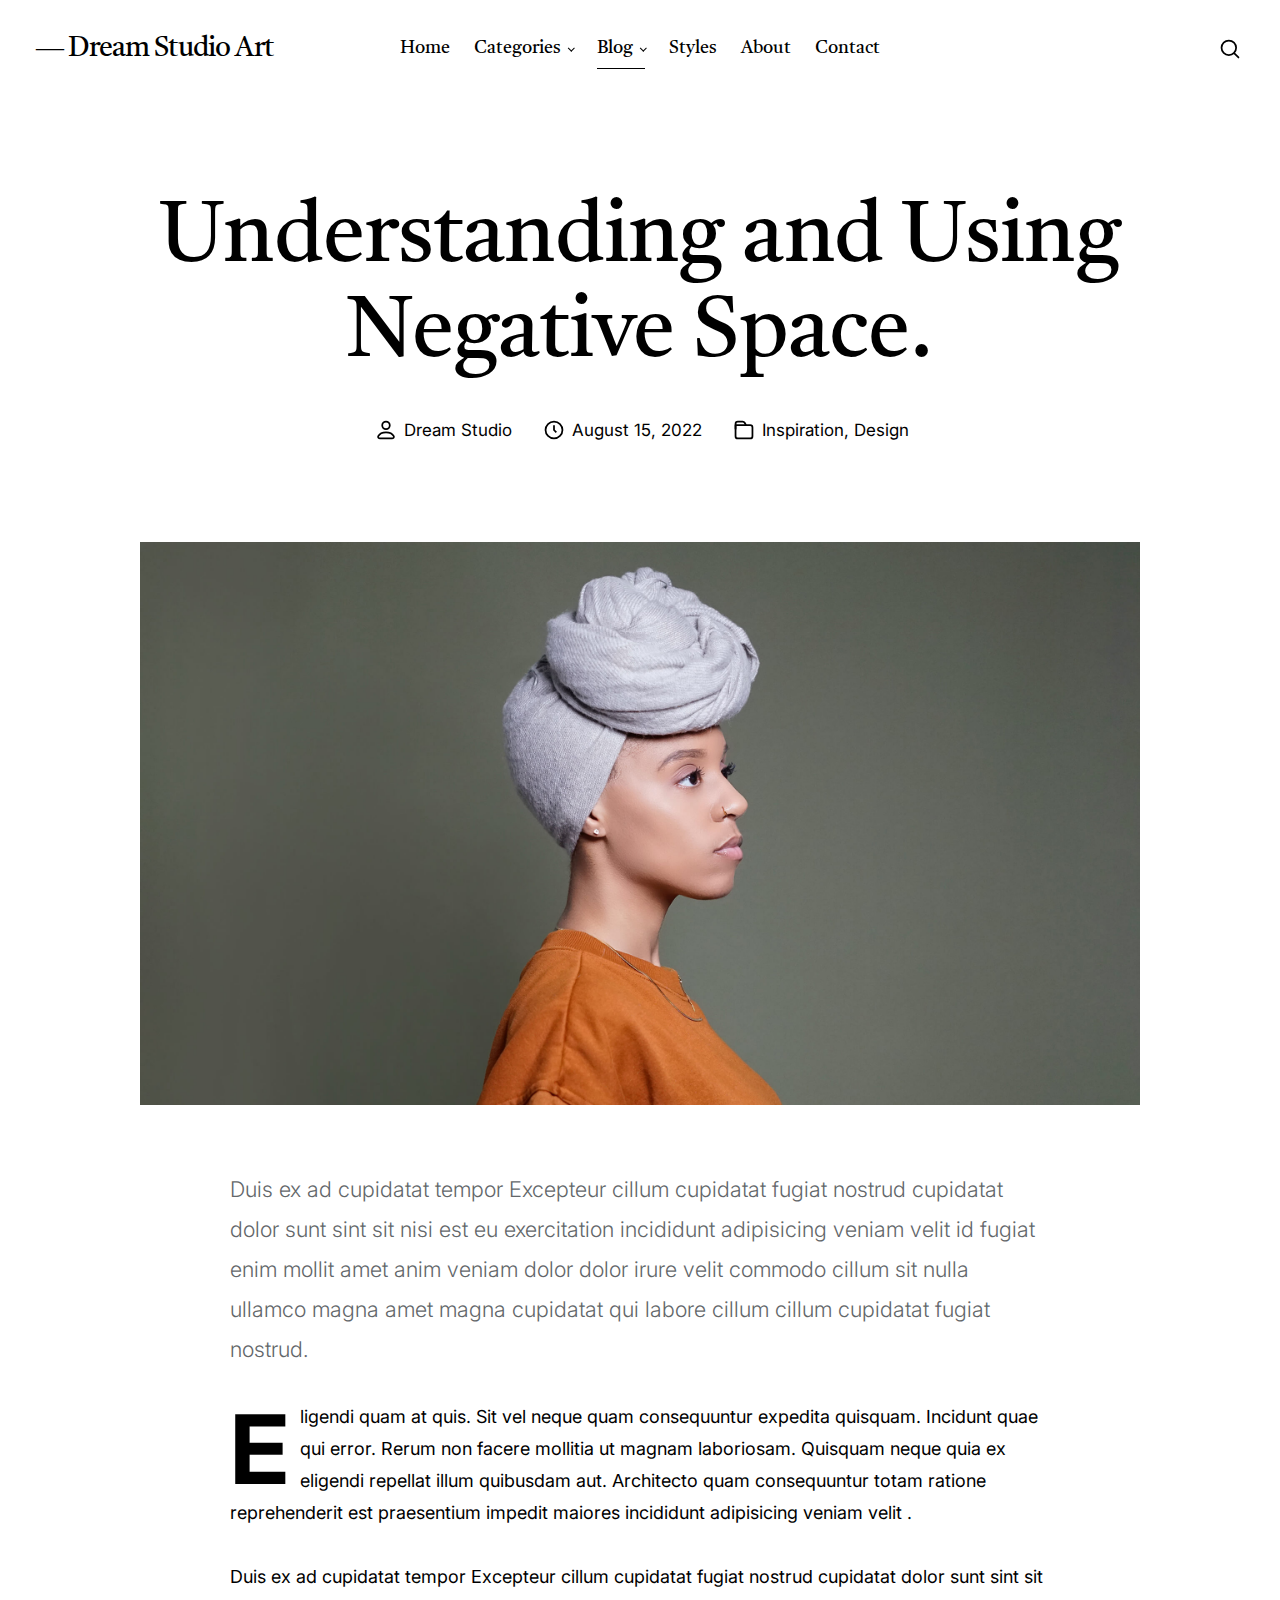
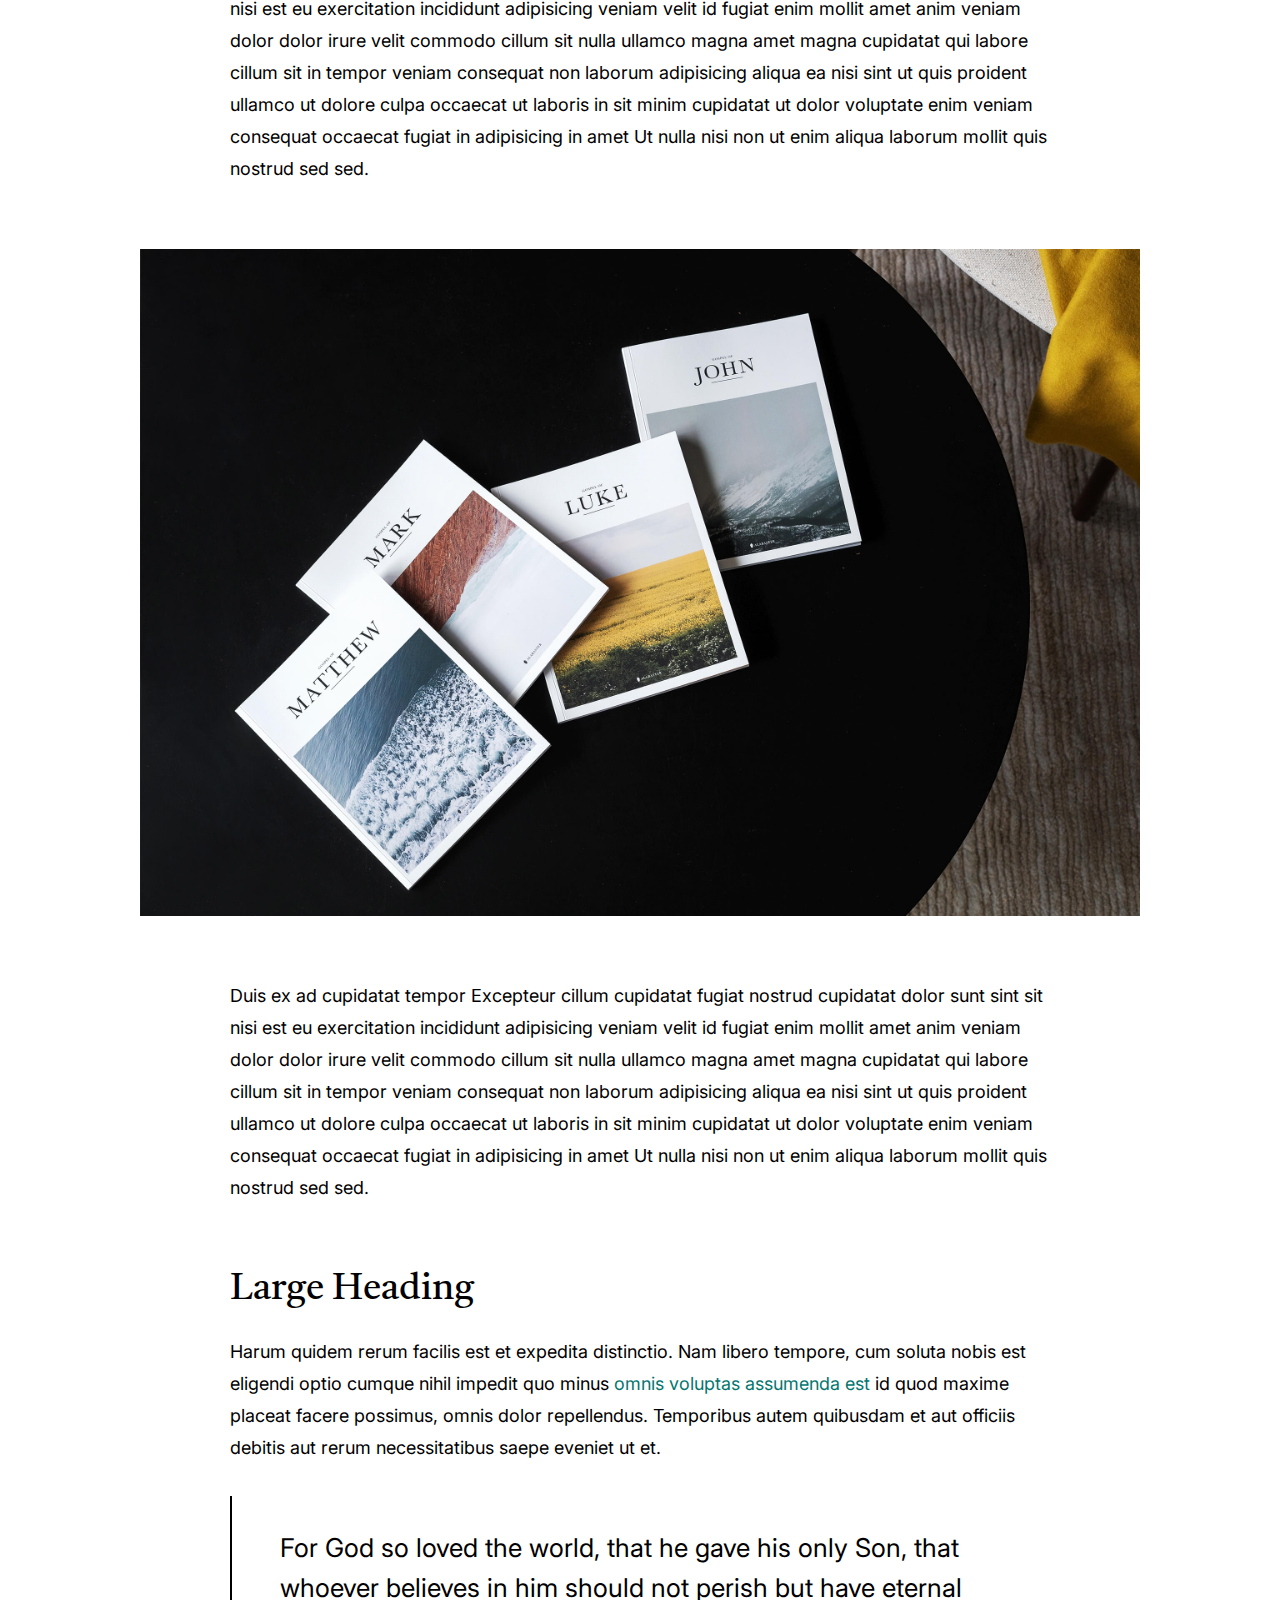
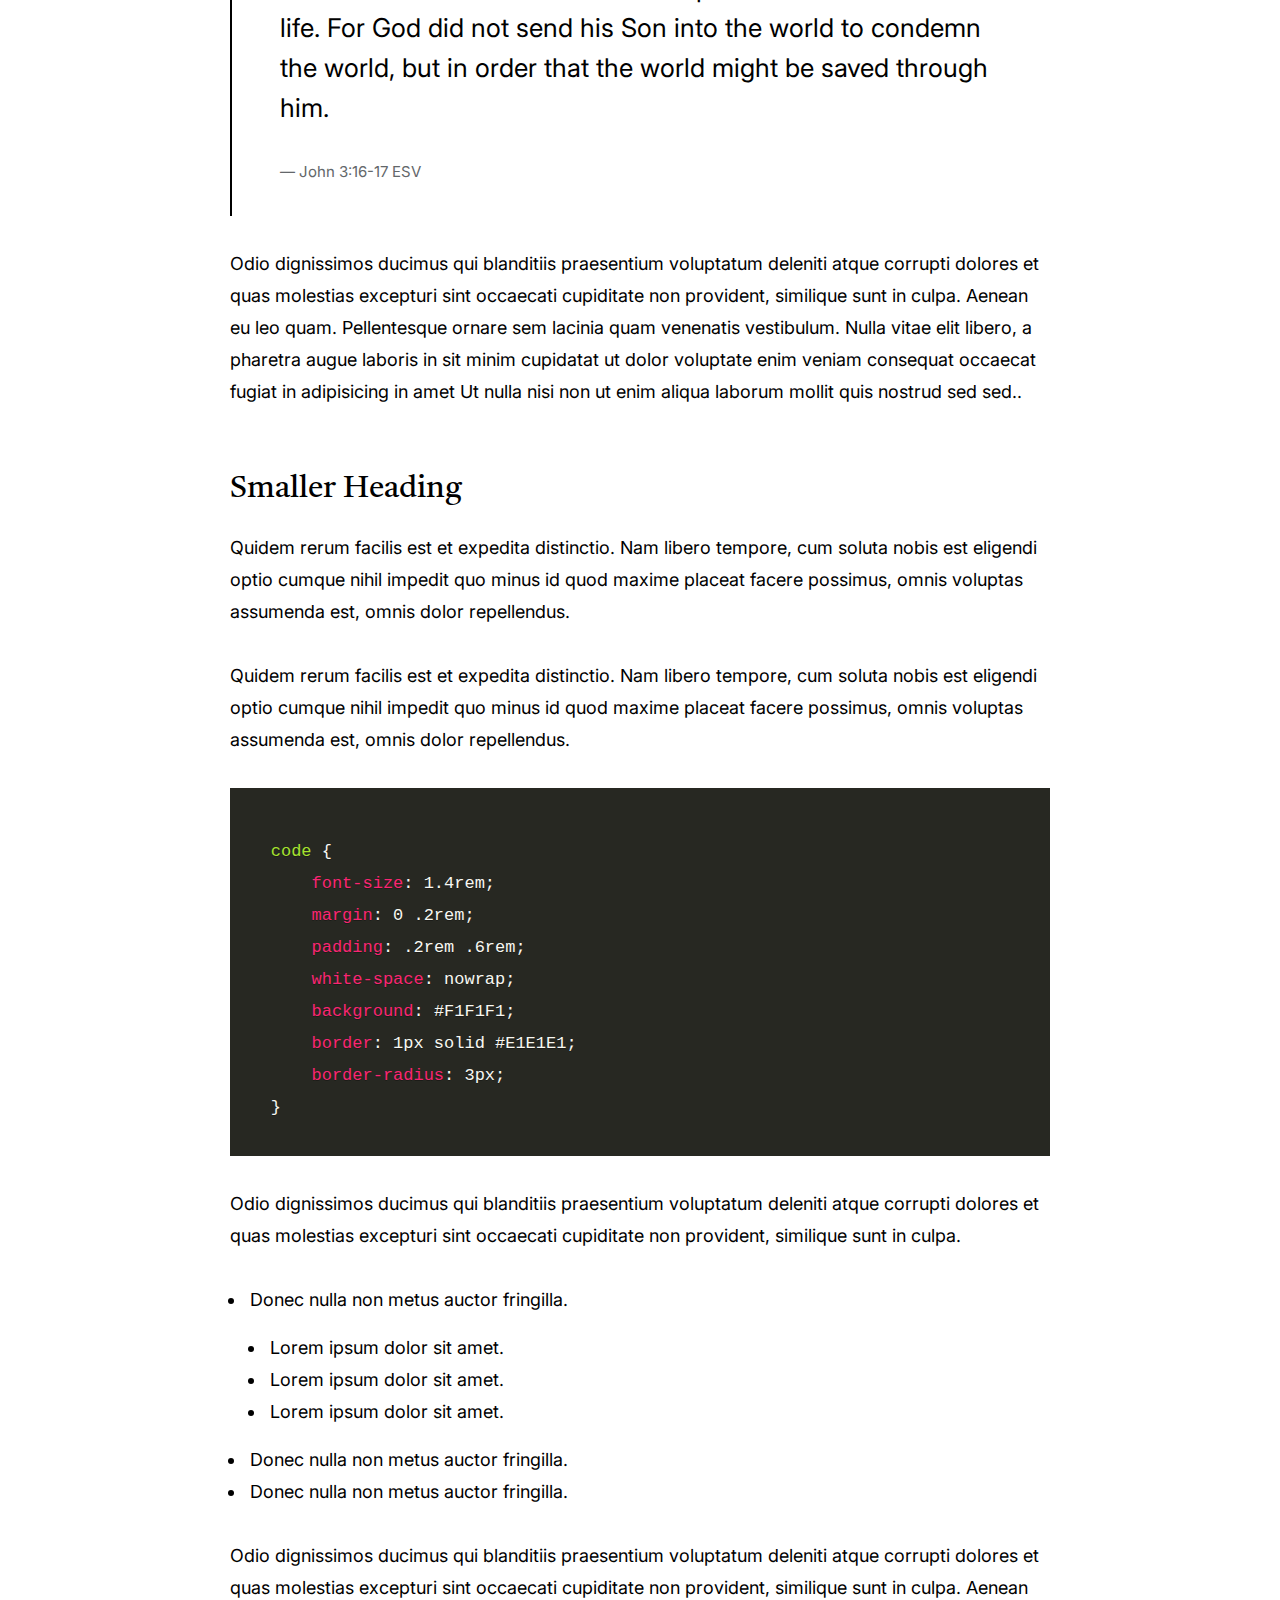
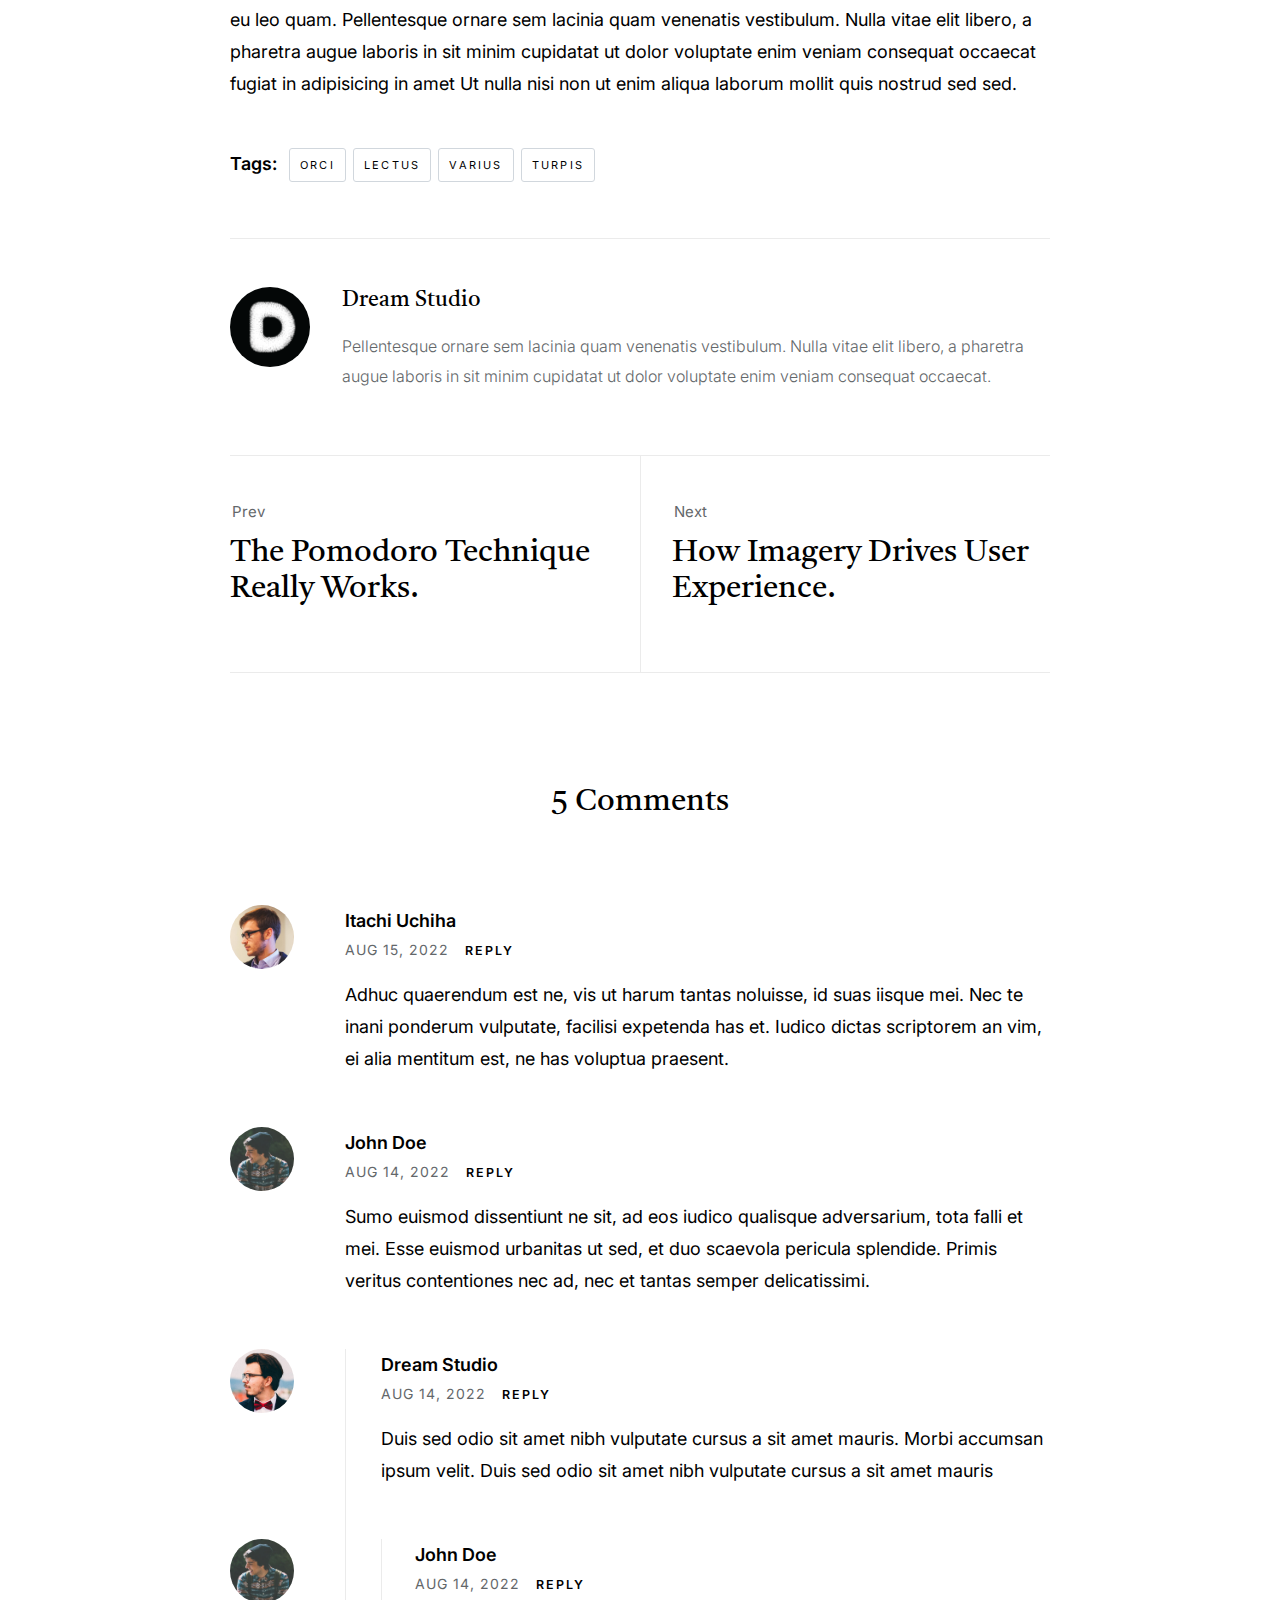
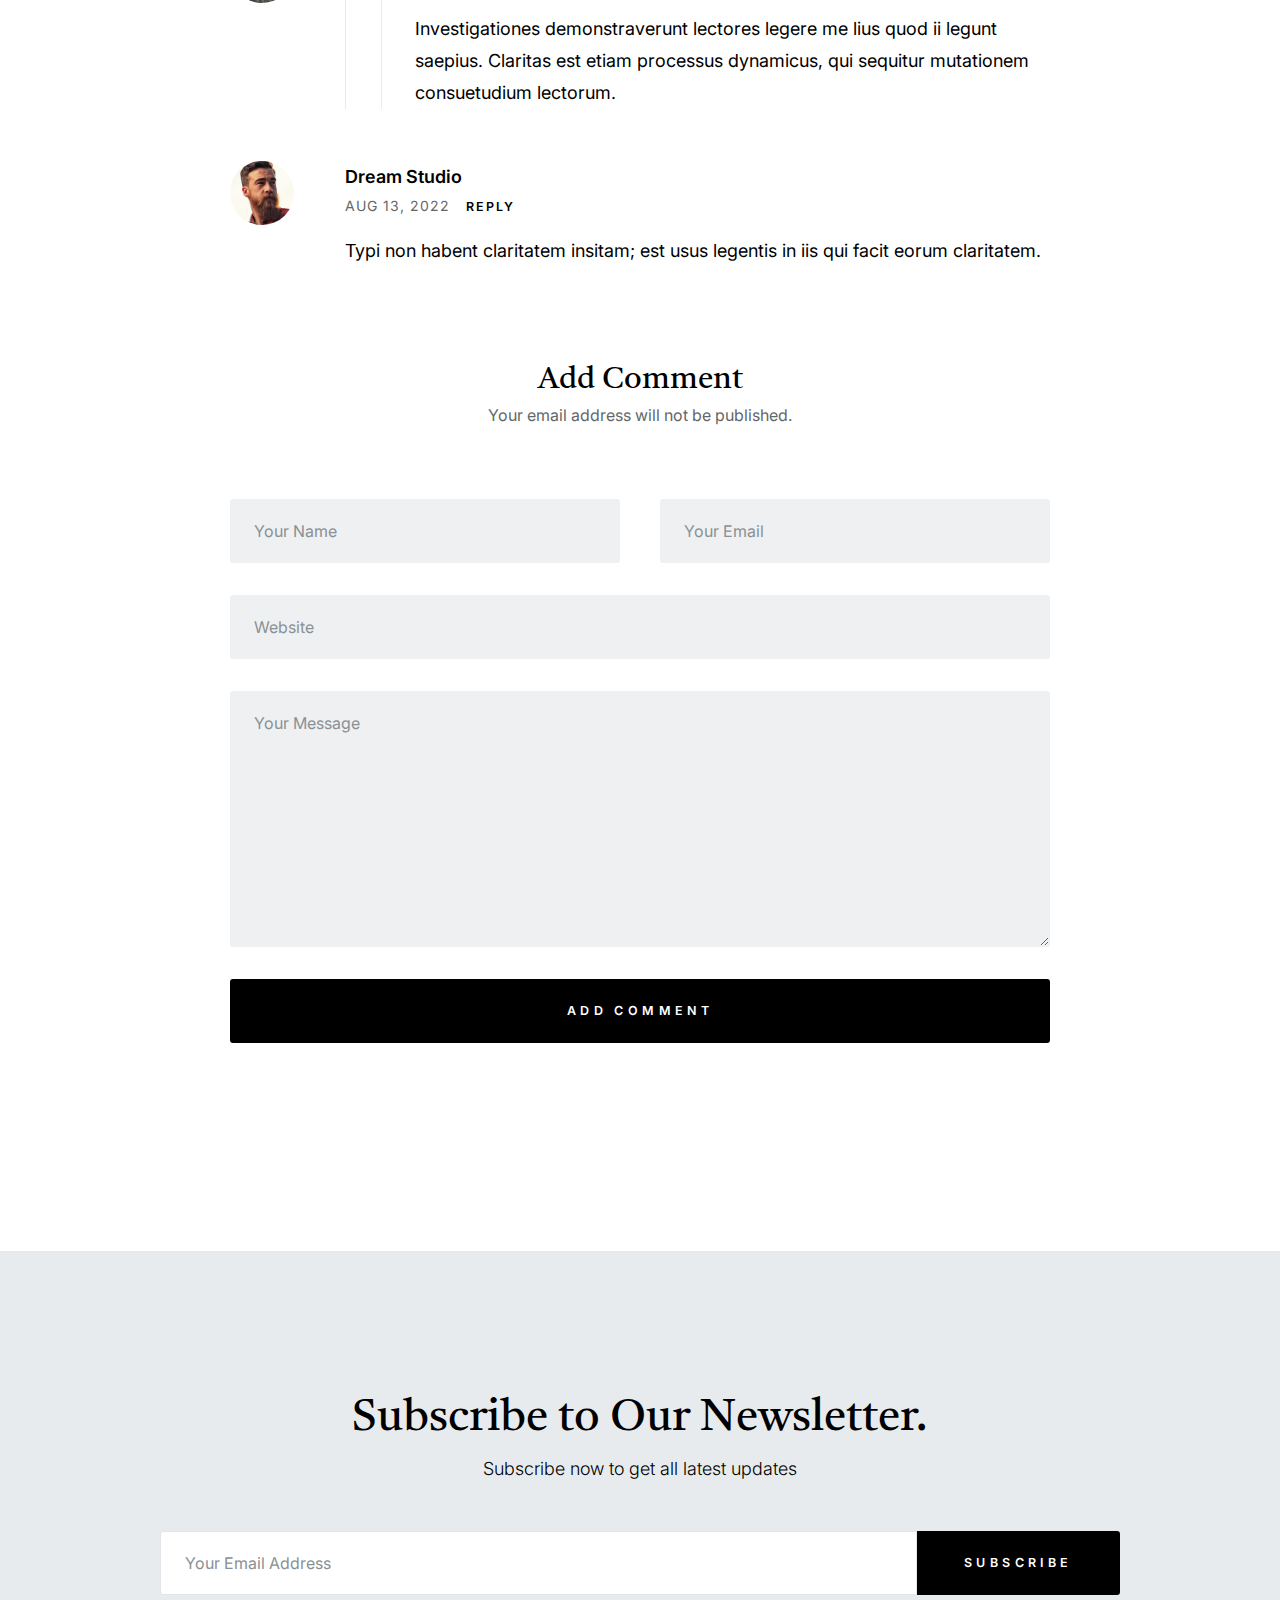
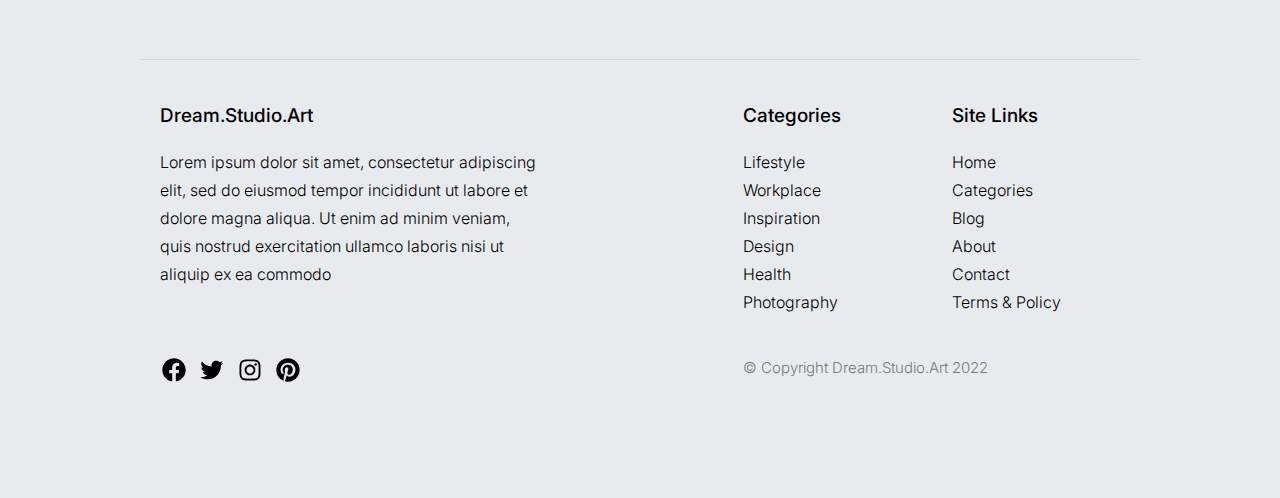
<file: single-standard.html>
<!DOCTYPE html>
<html lang="en" class="no-js" >
<head>

    <!--- basic page needs
    ================================================== -->
    <meta charset="utf-8">
    <meta name="viewport" content="width=device-width, initial-scale=1">
    <title>Standard Post - Dream.Studio.Art</title>

    <script>
        document.documentElement.classList.remove('no-js');
        document.documentElement.classList.add('js');
    </script>

    <!-- CSS
    ================================================== -->
    <link rel="stylesheet" href="css/vendor.css">
    <link rel="stylesheet" href="css/styles.css">

    <!-- favicons
    ================================================== -->
    <link rel="apple-touch-icon" sizes="180x180" href="apple-touch-icon.png">
    <link rel="icon" type="image/png" sizes="32x32" href="favicon-32x32.png">
    <link rel="icon" type="image/png" sizes="16x16" href="favicon-16x16.png">
    <link rel="manifest" href="site.webmanifest">

</head>

<body id="top">


    <!-- preloader
    ================================================== -->
    <div id="preloader">
        <div id="loader" class="dots-fade">
            <div></div>
            <div></div>
            <div></div>
        </div>
    </div>


    <!-- page wrap
    ================================================== -->
    <div id="page" class="s-pagewrap">


        <!-- # site header 
        ================================================== -->
        <header id="masthead" class="s-header">

            <div class="s-header__branding">
                <p class="site-title">
                    <a href="index.html" rel="home">― Dream Studio Art</a>
                </p>
            </div>

            <div class="row s-header__navigation">

                <nav class="s-header__nav-wrap">
    
                    <h3 class="s-header__nav-heading">Navigate to</h3>
    
                    <ul class="s-header__nav">
                        <li><a href="index.html" title="">Home</a></li>
                        <li class="has-children">
                            <a href="#0" title="" class="">Categories</a>
                            <ul class="sub-menu">
                                <li><a href="category.html">Design</a></li>
                                <li><a href="category.html">Lifestyle</a></li>
                                <li><a href="category.html">Inspiration</a></li>
                                <li><a href="category.html">Work</a></li>
                                <li><a href="category.html">Health</a></li>
                                <li><a href="category.html">Photography</a></li>
                            </ul>
                        </li>
                        <li class="current-menu-item has-children">
                            <a href="#0" title="" class="">Blog</a>
                            <ul class="sub-menu">
                                <li><a href="single-standard.html">Standard Post</a></li>
                                <li><a href="single-video.html">Video Post</a></li>
                                <li><a href="single-audio.html">Audio Post</a></li>
                            </ul>
                        </li>
                        <li><a href="styles.html" title="">Styles</a></li>
                        <li><a href="about.html" title="">About</a></li>
                        <li><a href="contact.html" title="">Contact</a></li>
                    </ul> <!-- end s-header__nav -->

                </nav> <!-- end s-header__nav-wrap -->
    
            </div> <!-- end s-header__navigation -->

            <div class="s-header__search">

                <div class="s-header__search-inner">
                    <div class="row">
    
                        <form role="search" method="get" class="s-header__search-form" action="#">
                            <label>
                                <span class="u-screen-reader-text">Search for:</span>
                                <input type="search" class="s-header__search-field" placeholder="Search for..." value="" name="s" title="Search for:" autocomplete="off">
                            </label>
                            <input type="submit" class="s-header__search-submit" value="Search"> 
                        </form>
    
                        <a href="#0" title="Close Search" class="s-header__search-close">Close</a>
    
                    </div> <!-- end row -->
                </div> <!-- s-header__search-inner -->
    
            </div> <!-- end s-header__search -->

            <a class="s-header__menu-toggle" href="#0"><span>Menu</span></a>
            <a class="s-header__search-trigger" href="#">
                <svg width="24" height="24" fill="none" viewBox="0 0 24 24">
                    <path stroke="currentColor" stroke-linecap="round" stroke-linejoin="round" stroke-width="1.5" d="M19.25 19.25L15.5 15.5M4.75 11C4.75 7.54822 7.54822 4.75 11 4.75C14.4518 4.75 17.25 7.54822 17.25 11C17.25 14.4518 14.4518 17.25 11 17.25C7.54822 17.25 4.75 14.4518 4.75 11Z"></path>
                </svg>
            </a>

        </header> <!-- end s-header -->


        <!-- # site-content
        ================================================== -->
        <div id="content" class="s-content s-content--blog">

                <div class="row entry-wrap">
                    <div class="column lg-12">

                        <article class="entry format-standard">

                            <header class="entry__header">
    
                                <h1 class="entry__title">
                                    Understanding and Using Negative Space.
                                </h1>

                                <div class="entry__meta">
                                    <div class="entry__meta-author">
                                        <svg width="24" height="24" fill="none" viewBox="0 0 24 24">
                                            <circle cx="12" cy="8" r="3.25" stroke="currentColor" stroke-linecap="round" stroke-linejoin="round" stroke-width="1.5"></circle>
                                            <path stroke="currentColor" stroke-linecap="round" stroke-linejoin="round" stroke-width="1.5" d="M6.8475 19.25H17.1525C18.2944 19.25 19.174 18.2681 18.6408 17.2584C17.8563 15.7731 16.068 14 12 14C7.93201 14 6.14367 15.7731 5.35924 17.2584C4.82597 18.2681 5.70558 19.25 6.8475 19.25Z"></path>
                                        </svg>
                                        <a href="#">Dream Studio</a> 
                                    </div>
                                    <div class="entry__meta-date">
                                        <svg width="24" height="24" fill="none" viewBox="0 0 24 24">
                                            <circle cx="12" cy="12" r="7.25" stroke="currentColor" stroke-width="1.5"></circle>
                                            <path stroke="currentColor" stroke-width="1.5" d="M12 8V12L14 14"></path>
                                        </svg>
                                        August 15, 2022 
                                    </div>
                                    <div class="entry__meta-cat">
                                        <svg width="24" height="24" fill="none" viewBox="0 0 24 24">
                                            <path stroke="currentColor" stroke-linecap="round" stroke-linejoin="round" stroke-width="1.5" d="M19.25 17.25V9.75C19.25 8.64543 18.3546 7.75 17.25 7.75H4.75V17.25C4.75 18.3546 5.64543 19.25 6.75 19.25H17.25C18.3546 19.25 19.25 18.3546 19.25 17.25Z"></path>
                                            <path stroke="currentColor" stroke-linecap="round" stroke-linejoin="round" stroke-width="1.5" d="M13.5 7.5L12.5685 5.7923C12.2181 5.14977 11.5446 4.75 10.8127 4.75H6.75C5.64543 4.75 4.75 5.64543 4.75 6.75V11"></path>
                                        </svg>
                                          
                                        <span class="cat-links">
                                            <a href="#0">Inspiration</a>
                                            <a href="#0">Design</a>
                                        </span>
                                    </div>
                                </div>
                            </header>

                            <div class="entry__media">
                                <figure class="featured-image">
                                    <img src="images/thumbs/single/standard-1200.jpg" 
                                      srcset="images/thumbs/single/standard-2400.jpg 2400w, 
                                              images/thumbs/single/standard-1200.jpg 1200w, 
                                              images/thumbs/single/standard-600.jpg 600w" sizes="(max-width: 2400px) 100vw, 2400px" alt="">
                                </figure>
                            </div>

                            <div class="content-primary">

                                <div class="entry__content">
                                    <p class="lead">
                                    Duis ex ad cupidatat tempor Excepteur cillum cupidatat fugiat nostrud cupidatat dolor 
                                    sunt sint sit nisi est eu exercitation incididunt adipisicing veniam velit id fugiat 
                                    enim mollit amet anim veniam dolor dolor irure velit commodo cillum sit nulla ullamco 
                                    magna amet magna cupidatat qui labore cillum cillum cupidatat fugiat nostrud. </p> 

                                    <p class="drop-cap">
                                    Eligendi quam at quis. Sit vel neque quam consequuntur expedita quisquam. Incidunt quae 
                                    qui error. Rerum non facere mollitia ut magnam laboriosam. Quisquam neque quia ex eligendi 
                                    repellat illum quibusdam aut. Architecto quam consequuntur totam ratione reprehenderit est 
                                    praesentium impedit maiores incididunt adipisicing veniam velit .
                                    </p>
            
                                    <p>
                                    Duis ex ad cupidatat tempor Excepteur cillum cupidatat fugiat nostrud cupidatat dolor 
                                    sunt sint sit nisi est eu exercitation incididunt adipisicing veniam velit id fugiat 
                                    enim mollit amet anim veniam dolor dolor irure velit commodo cillum sit nulla ullamco 
                                    magna amet magna cupidatat qui labore cillum sit in tempor veniam consequat non laborum 
                                    adipisicing aliqua ea nisi sint ut quis proident ullamco ut dolore culpa occaecat ut 
                                    laboris in sit minim cupidatat ut dolor voluptate enim veniam consequat occaecat fugiat 
                                    in adipisicing in amet Ut nulla nisi non ut enim aliqua laborum mollit quis nostrud sed sed.
                                    </p>
                
                                    <figure class="alignwide">
                                        <img src="images/sample-1200.jpg" 
                                          srcset="images/sample-2400.jpg 2400w, 
                                                  images/sample-1200.jpg 1200w, 
                                                  images/sample-600.jpg 600w" sizes="(max-width: 2400px) 100vw, 2400px" alt="">
                                    </figure>
            
                                    <p>
                                    Duis ex ad cupidatat tempor Excepteur cillum cupidatat fugiat nostrud cupidatat dolor 
                                    sunt sint sit nisi est eu exercitation incididunt adipisicing veniam velit id fugiat 
                                    enim mollit amet anim veniam dolor dolor irure velit commodo cillum sit nulla ullamco 
                                    magna amet magna cupidatat qui labore cillum sit in tempor veniam consequat non laborum 
                                    adipisicing aliqua ea nisi sint ut quis proident ullamco ut dolore culpa occaecat ut 
                                    laboris in sit minim cupidatat ut dolor voluptate enim veniam consequat occaecat fugiat 
                                    in adipisicing in amet Ut nulla nisi non ut enim aliqua laborum mollit quis nostrud sed sed.
                                    </p>
            
                                    <h2>Large Heading</h2>
            
                                    <p>
                                    Harum quidem rerum facilis est et expedita distinctio. Nam libero tempore, cum soluta 
                                    nobis est eligendi optio cumque nihil impedit quo minus <a href="http://#">omnis voluptas assumenda est</a> 
                                    id quod maxime placeat facere possimus, omnis dolor repellendus. Temporibus autem quibusdam et 
                                    aut officiis debitis aut rerum necessitatibus saepe eveniet ut et.</p>
            
                                    <blockquote>
                                        <p>
                                        For God so loved the world, that he gave his only Son, that whoever believes in 
                                        him should not perish but have eternal life. For God did not send his Son into 
                                        the world to condemn the world, but in order that the world might be 
                                        saved through him.
                                        </p>
                                        <cite>John 3:16-17 ESV</cite>
                                    </blockquote>
            
                                    <p>
                                    Odio dignissimos ducimus qui blanditiis praesentium voluptatum deleniti atque corrupti dolores 
                                    et quas molestias excepturi sint occaecati cupiditate non provident, similique sunt in culpa. 
                                    Aenean eu leo quam. Pellentesque ornare sem lacinia quam venenatis vestibulum. Nulla vitae elit 
                                    libero, a pharetra augue laboris in sit minim cupidatat ut dolor voluptate enim veniam consequat 
                                    occaecat fugiat in adipisicing in amet Ut nulla nisi non ut enim aliqua laborum mollit quis nostrud sed sed..</p>
            
                                    <h3>Smaller Heading</h3>
            
                                    <p>
                                    Quidem rerum facilis est et expedita distinctio. Nam libero tempore, cum soluta nobis est 
                                    eligendi optio cumque nihil impedit quo minus id quod maxime placeat facere possimus, omnis voluptas 
                                    assumenda est, omnis dolor repellendus.
                                    </p>
            
                                    <p>
                                    Quidem rerum facilis est et expedita distinctio. Nam libero tempore, cum soluta nobis est 
                                    eligendi optio cumque nihil impedit quo minus id quod maxime placeat facere possimus, omnis voluptas 
                                    assumenda est, omnis dolor repellendus.
                                    </p>
                                        
<pre><code class="language-css">
    code {
        font-size: 1.4rem;
        margin: 0 .2rem;
        padding: .2rem .6rem;
        white-space: nowrap;
        background: #F1F1F1;
        border: 1px solid #E1E1E1;	
        border-radius: 3px;
    }
</code></pre>
                                            
                                    <p>
                                    Odio dignissimos ducimus qui blanditiis praesentium voluptatum deleniti atque corrupti dolores et 
                                    quas molestias excepturi sint occaecati cupiditate non provident, similique sunt in culpa.</p>
            
                                    <ul>
                                        <li>Donec nulla non metus auctor fringilla.
                                            <ul>
                                                <li>Lorem ipsum dolor sit amet.</li>
                                                <li>Lorem ipsum dolor sit amet.</li>
                                                <li>Lorem ipsum dolor sit amet.</li>
                                            </ul>
                                        </li>
                                        <li>Donec nulla non metus auctor fringilla.</li>
                                        <li>Donec nulla non metus auctor fringilla.</li>
                                    </ul>
            
                                    <p>
                                    Odio dignissimos ducimus qui blanditiis praesentium voluptatum deleniti atque corrupti dolores et quas 
                                    molestias excepturi sint occaecati cupiditate non provident, similique sunt in culpa. Aenean eu leo quam. 
                                    Pellentesque ornare sem lacinia quam venenatis vestibulum. Nulla vitae elit libero, a pharetra augue 
                                    laboris in sit minim cupidatat ut dolor voluptate enim veniam consequat occaecat fugiat in adipisicing 
                                    in amet Ut nulla nisi non ut enim aliqua laborum mollit quis nostrud sed sed.
                                    </p>

                                    <p class="entry__tags">
                                        <strong>Tags:</strong>
                    
                                        <span class="entry__tag-list">
                                            <a href="#0">orci</a>
                                            <a href="#0">lectus</a>
                                            <a href="#0">varius</a>
                                            <a href="#0">turpis</a>
                                        </span>
                        
                                    </p>
    
                                    <div class="entry__author-box">
                                        <figure class="entry__author-avatar">
                                            <img alt="" src="images/avatars/user-06.jpg" class="avatar">
                                        </figure>
                                        <div class="entry__author-info">
                                            <h5 class="entry__author-name">
                                                <a href="#0">
                                                    Dream Studio
                                                </a>
                                            </h5>
                                            <p>
                                            Pellentesque ornare sem lacinia quam venenatis vestibulum. Nulla vitae elit libero, 
                                            a pharetra augue laboris in sit minim cupidatat ut dolor voluptate enim veniam 
                                            consequat occaecat.
                                            </p>
                                        </div>
                                    </div>

                                </div> <!-- end entry-content -->

                                <div class="post-nav">
                                    <div class="post-nav__prev">
                                        <a href="single-standard.html" rel="prev">
                                            <span>Prev</span>
                                            The Pomodoro Technique Really Works. 
                                        </a>
                                    </div>
                                    <div class="post-nav__next">
                                        <a href="single-standard.html" rel="next">
                                            <span>Next</span>
                                            How Imagery Drives User Experience.
                                        </a>
                                    </div>
                                </div>

                            </div> <!-- end content-primary -->

                        </article> <!-- end entry -->

                        <!-- comments -->
                        <div class="comments-wrap">

                            <div id="comments">
                                <div class="large-12">

                                    <h3>5 Comments</h3>

                                    <!-- START commentlist -->
                                    <ol class="commentlist">

                                        <li class="depth-1 comment">

                                            <div class="comment__avatar">
                                                <img class="avatar" src="images/avatars/user-01.jpg" alt="" width="50" height="50">
                                            </div>

                                            <div class="comment__content">

                                                <div class="comment__info">
                                                    <div class="comment__author">Itachi Uchiha</div>

                                                    <div class="comment__meta">
                                                        <div class="comment__time">Aug 15, 2022</div>
                                                        <div class="comment__reply">
                                                            <a class="comment-reply-link" href="#0">Reply</a>
                                                        </div>
                                                    </div>
                                                </div>

                                                <div class="comment__text">
                                                <p>Adhuc quaerendum est ne, vis ut harum tantas noluisse, id suas iisque mei. Nec te inani ponderum vulputate,
                                                facilisi expetenda has et. Iudico dictas scriptorem an vim, ei alia mentitum est, ne has voluptua praesent.</p>
                                                </div>

                                            </div>

                                        </li> <!-- end comment level 1 -->

                                        <li class="thread-alt depth-1 comment">

                                            <div class="comment__avatar">
                                                <img class="avatar" src="images/avatars/user-04.jpg" alt="" width="50" height="50">
                                            </div>

                                            <div class="comment__content">

                                                <div class="comment__info">
                                                    <div class="comment__author">John Doe</div>

                                                    <div class="comment__meta">
                                                        <div class="comment__time">Aug 14, 2022</div>
                                                        <div class="comment__reply">
                                                            <a class="comment-reply-link" href="#0">Reply</a>
                                                        </div>
                                                    </div>
                                                </div>

                                                <div class="comment__text">
                                                <p>Sumo euismod dissentiunt ne sit, ad eos iudico qualisque adversarium, tota falli et mei. Esse euismod
                                                urbanitas ut sed, et duo scaevola pericula splendide. Primis veritus contentiones nec ad, nec et
                                                tantas semper delicatissimi.</p>
                                                </div>

                                            </div>

                                            <ul class="children">

                                                <li class="depth-2 comment">

                                                    <div class="comment__avatar">
                                                        <img class="avatar" src="images/avatars/user-03.jpg" alt="" width="50" height="50">
                                                    </div>

                                                    <div class="comment__content">

                                                        <div class="comment__info">
                                                            <div class="comment__author">Dream Studio</div>

                                                            <div class="comment__meta">
                                                                <div class="comment__time">Aug 14, 2022</div>
                                                                <div class="comment__reply">
                                                                    <a class="comment-reply-link" href="#0">Reply</a>
                                                                </div>
                                                            </div>
                                                        </div>

                                                        <div class="comment__text">
                                                            <p>Duis sed odio sit amet nibh vulputate
                                                            cursus a sit amet mauris. Morbi accumsan ipsum velit. Duis sed odio sit amet nibh vulputate
                                                            cursus a sit amet mauris</p>
                                                        </div>

                                                    </div>

                                                    <ul class="children">

                                                        <li class="depth-3 comment">

                                                            <div class="comment__avatar">
                                                                <img class="avatar" src="images/avatars/user-04.jpg" alt="" width="50" height="50">
                                                            </div>

                                                            <div class="comment__content">

                                                                <div class="comment__info">
                                                                    <div class="comment__author">John Doe</div>

                                                                    <div class="comment__meta">
                                                                        <div class="comment__time">Aug 14, 2022</div>
                                                                        <div class="comment__reply">
                                                                            <a class="comment-reply-link" href="#0">Reply</a>
                                                                        </div>
                                                                    </div>
                                                                </div>

                                                                <div class="comment__text">
                                                                <p>Investigationes demonstraverunt lectores legere me lius quod ii legunt saepius. Claritas est
                                                                etiam processus dynamicus, qui sequitur mutationem consuetudium lectorum.</p>
                                                                </div>

                                                            </div>

                                                        </li>

                                                    </ul>

                                                </li>

                                            </ul>

                                        </li> <!-- end comment level 1 -->

                                        <li class="depth-1 comment">

                                            <div class="comment__avatar">
                                                <img class="avatar" src="images/avatars/user-02.jpg" alt="" width="50" height="50">
                                            </div>

                                            <div class="comment__content">

                                                <div class="comment__info">
                                                    <div class="comment__author">Dream Studio</div>

                                                    <div class="comment__meta">
                                                        <div class="comment__time">Aug 13, 2022</div>
                                                        <div class="comment__reply">
                                                            <a class="comment-reply-link" href="#0">Reply</a>
                                                        </div>
                                                    </div>
                                                </div>

                                                <div class="comment__text">
                                                <p>Typi non habent claritatem insitam; est usus legentis in iis qui facit eorum claritatem.</p>
                                                </div>

                                            </div>

                                        </li>  <!-- end comment level 1 -->

                                    </ol>
                                    <!-- END commentlist -->

                                </div> <!-- end col-full -->
                            </div> <!-- end comments -->


                            <div class="comment-respond">

                                <!-- START respond -->
                                <div id="respond">

                                    <h3>
                                    Add Comment 
                                    <span>Your email address will not be published.</span>
                                    </h3>

                                    <form name="contactForm" id="contactForm" method="post" action="" autocomplete="off">
                                        <fieldset class="row">

                                            <div class="column lg-6 tab-12 form-field">
                                                <input name="cName" id="cName" class="u-fullwidth h-remove-bottom" placeholder="Your Name" value="" type="text">
                                            </div>

                                            <div class="column lg-6 tab-12 form-field">
                                                <input name="cEmail" id="cEmail" class="u-fullwidth h-remove-bottom" placeholder="Your Email" value="" type="text">
                                            </div>

                                            <div class="column lg-12 form-field">
                                                <input name="cWebsite" id="cWebsite" class="u-fullwidth h-remove-bottom" placeholder="Website" value="" type="text">
                                            </div>

                                            <div class="column lg-12 message form-field">
                                                <textarea name="cMessage" id="cMessage" class="u-fullwidth" placeholder="Your Message"></textarea>
                                            </div>

                                            <div class="column lg-12">
                                                <input name="submit" id="submit" class="btn btn--primary btn-wide btn--large u-fullwidth" value="Add Comment" type="submit">
                                            </div>

                                        </fieldset>
                                    </form> <!-- end form -->

                                </div>
                                <!-- END respond-->

                            </div> <!-- end comment-respond -->

                        </div> <!-- end comments-wrap -->

                    </div>
                </div> <!-- end entry-wrap -->
        </section> <!-- end s-content -->


        <!-- # site-footer
        ================================================== -->
        <footer id="colophon" class="s-footer">

            <div class="row s-footer__subscribe">
                <div class="column lg-12">

                    <h2>
                    Subscribe to Our Newsletter.
                    </h2>
                    <p>
                    Subscribe now to get all latest updates
                    </p>

                    <form id="mc-form" class="mc-form">
                        <input type="email" name="EMAIL" id="mce-EMAIL" class="u-fullwidth text-center" placeholder="Your Email Address" title="The domain portion of the email address is invalid (the portion after the @)." pattern="^([^\x00-\x20\x22\x28\x29\x2c\x2e\x3a-\x3c\x3e\x40\x5b-\x5d\x7f-\xff]+|\x22([^\x0d\x22\x5c\x80-\xff]|\x5c[\x00-\x7f])*\x22)(\x2e([^\x00-\x20\x22\x28\x29\x2c\x2e\x3a-\x3c\x3e\x40\x5b-\x5d\x7f-\xff]+|\x22([^\x0d\x22\x5c\x80-\xff]|\x5c[\x00-\x7f])*\x22))*\x40([^\x00-\x20\x22\x28\x29\x2c\x2e\x3a-\x3c\x3e\x40\x5b-\x5d\x7f-\xff]+|\x5b([^\x0d\x5b-\x5d\x80-\xff]|\x5c[\x00-\x7f])*\x5d)(\x2e([^\x00-\x20\x22\x28\x29\x2c\x2e\x3a-\x3c\x3e\x40\x5b-\x5d\x7f-\xff]+|\x5b([^\x0d\x5b-\x5d\x80-\xff]|\x5c[\x00-\x7f])*\x5d))*(\.\w{2,})+$" required>
                        <input type="submit" name="subscribe" value="Subscribe" class="btn--small btn--primary u-fullwidth">
                        <!-- <div style="position: absolute; left: -5000px;" aria-hidden="true"><input type="text" name="b_cdb7b577e41181934ed6a6a44_9a91cfe7b3" tabindex="-1" value=""></div> -->
                        <div class="mc-status"></div>
                    </form>

                </div>
            </div> <!-- end s-footer__subscribe -->

            <div class="row s-footer__main">

                <div class="column lg-5 md-6 tab-12 s-footer__about">
                    <h4>Dream.Studio.Art</h4>

                    <p>
                    Lorem ipsum dolor sit amet, consectetur 
                    adipiscing elit, sed do eiusmod tempor 
                    incididunt ut labore et dolore magna aliqua. 
                    Ut enim ad minim veniam, quis nostrud exercitation 
                    ullamco laboris nisi ut aliquip ex ea commodo 
                    </p>
                </div> <!-- end s-footer__about -->

                <div class="column lg-5 md-6 tab-12">
                    <div class="row">
                        <div class="column lg-6">
                            <h4>Categories</h4>
                            <ul class="link-list">
                                <li><a href="category.html">Lifestyle</a></li>
                                <li><a href="category.html">Workplace</a></li>
                                <li><a href="category.html">Inspiration</a></li>
                                <li><a href="category.html">Design</a></li>
                                <li><a href="category.html">Health</a></li>
                                <li><a href="category.html">Photography</a></li>
                            </ul>
                        </div>
                        <div class="column lg-6">
                            <h4>Site Links</h4>
                            <ul class="link-list">
                                <li><a href="index.html">Home</a></li>
                                <li><a href="category.html">Categories</a></li>
                                <li><a href="category.html">Blog</a></li>
                                <li><a href="about.html">About</a></li>
                                <li><a href="about.html">Contact</a></li>
                                <li><a href="#0">Terms & Policy</a></li>
                            </ul>
                        </div>
                    </div>
                </div>

            </div> <!-- end s-footer__main -->

            <div class="row s-footer__bottom">

                <div class="column lg-7 md-6 tab-12">
                    <ul class="s-footer__social">
                        <li>
                            <a href="#0">
                                <svg xmlns="http://www.w3.org/2000/svg" width="24" height="24" viewBox="0 0 24 24" style="fill: rgba(0, 0, 0, 1);transform: ;msFilter:;"><path d="M12.001 2.002c-5.522 0-9.999 4.477-9.999 9.999 0 4.99 3.656 9.126 8.437 9.879v-6.988h-2.54v-2.891h2.54V9.798c0-2.508 1.493-3.891 3.776-3.891 1.094 0 2.24.195 2.24.195v2.459h-1.264c-1.24 0-1.628.772-1.628 1.563v1.875h2.771l-.443 2.891h-2.328v6.988C18.344 21.129 22 16.992 22 12.001c0-5.522-4.477-9.999-9.999-9.999z"></path></svg>
                                <span class="u-screen-reader-text">Facebook</span>
                            </a>
                        </li>
                        <li>
                            <a href="#0">
                                <svg xmlns="http://www.w3.org/2000/svg" width="24" height="24" viewBox="0 0 24 24" style="fill:rgba(0, 0, 0, 1);transform:;-ms-filter:"><path d="M19.633,7.997c0.013,0.175,0.013,0.349,0.013,0.523c0,5.325-4.053,11.461-11.46,11.461c-2.282,0-4.402-0.661-6.186-1.809 c0.324,0.037,0.636,0.05,0.973,0.05c1.883,0,3.616-0.636,5.001-1.721c-1.771-0.037-3.255-1.197-3.767-2.793 c0.249,0.037,0.499,0.062,0.761,0.062c0.361,0,0.724-0.05,1.061-0.137c-1.847-0.374-3.23-1.995-3.23-3.953v-0.05 c0.537,0.299,1.16,0.486,1.82,0.511C3.534,9.419,2.823,8.184,2.823,6.787c0-0.748,0.199-1.434,0.548-2.032 c1.983,2.443,4.964,4.04,8.306,4.215c-0.062-0.3-0.1-0.611-0.1-0.923c0-2.22,1.796-4.028,4.028-4.028 c1.16,0,2.207,0.486,2.943,1.272c0.91-0.175,1.782-0.512,2.556-0.973c-0.299,0.935-0.936,1.721-1.771,2.22 c0.811-0.088,1.597-0.312,2.319-0.624C21.104,6.712,20.419,7.423,19.633,7.997z"></path></svg>
                                <span class="u-screen-reader-text">Twitter</span>
                            </a>
                        </li>
                        <li>
                            <a href="#0">
                                <svg xmlns="http://www.w3.org/2000/svg" width="24" height="24" viewBox="0 0 24 24" style="fill:rgba(0, 0, 0, 1);transform:;-ms-filter:"><path d="M11.999,7.377c-2.554,0-4.623,2.07-4.623,4.623c0,2.554,2.069,4.624,4.623,4.624c2.552,0,4.623-2.07,4.623-4.624 C16.622,9.447,14.551,7.377,11.999,7.377L11.999,7.377z M11.999,15.004c-1.659,0-3.004-1.345-3.004-3.003 c0-1.659,1.345-3.003,3.004-3.003s3.002,1.344,3.002,3.003C15.001,13.659,13.658,15.004,11.999,15.004L11.999,15.004z"></path><circle cx="16.806" cy="7.207" r="1.078"></circle><path d="M20.533,6.111c-0.469-1.209-1.424-2.165-2.633-2.632c-0.699-0.263-1.438-0.404-2.186-0.42 c-0.963-0.042-1.268-0.054-3.71-0.054s-2.755,0-3.71,0.054C7.548,3.074,6.809,3.215,6.11,3.479C4.9,3.946,3.945,4.902,3.477,6.111 c-0.263,0.7-0.404,1.438-0.419,2.186c-0.043,0.962-0.056,1.267-0.056,3.71c0,2.442,0,2.753,0.056,3.71 c0.015,0.748,0.156,1.486,0.419,2.187c0.469,1.208,1.424,2.164,2.634,2.632c0.696,0.272,1.435,0.426,2.185,0.45 c0.963,0.042,1.268,0.055,3.71,0.055s2.755,0,3.71-0.055c0.747-0.015,1.486-0.157,2.186-0.419c1.209-0.469,2.164-1.424,2.633-2.633 c0.263-0.7,0.404-1.438,0.419-2.186c0.043-0.962,0.056-1.267,0.056-3.71s0-2.753-0.056-3.71C20.941,7.57,20.801,6.819,20.533,6.111z M19.315,15.643c-0.007,0.576-0.111,1.147-0.311,1.688c-0.305,0.787-0.926,1.409-1.712,1.711c-0.535,0.199-1.099,0.303-1.67,0.311 c-0.95,0.044-1.218,0.055-3.654,0.055c-2.438,0-2.687,0-3.655-0.055c-0.569-0.007-1.135-0.112-1.669-0.311 c-0.789-0.301-1.414-0.923-1.719-1.711c-0.196-0.534-0.302-1.099-0.311-1.669c-0.043-0.95-0.053-1.218-0.053-3.654 c0-2.437,0-2.686,0.053-3.655c0.007-0.576,0.111-1.146,0.311-1.687c0.305-0.789,0.93-1.41,1.719-1.712 c0.534-0.198,1.1-0.303,1.669-0.311c0.951-0.043,1.218-0.055,3.655-0.055c2.437,0,2.687,0,3.654,0.055 c0.571,0.007,1.135,0.112,1.67,0.311c0.786,0.303,1.407,0.925,1.712,1.712c0.196,0.534,0.302,1.099,0.311,1.669 c0.043,0.951,0.054,1.218,0.054,3.655c0,2.436,0,2.698-0.043,3.654H19.315z"></path></svg>
                                <span class="u-screen-reader-text">Instagram</span>
                            </a>
                        </li>
                        <li>
                            <a href="#0">
                                <svg xmlns="http://www.w3.org/2000/svg" width="24" height="24" viewBox="0 0 24 24" style="fill: rgba(0, 0, 0, 1);transform: ;msFilter:;"><path d="M11.99 2C6.472 2 2 6.473 2 11.99c0 4.232 2.633 7.85 6.35 9.306-.088-.79-.166-2.006.034-2.868.182-.78 1.172-4.966 1.172-4.966s-.299-.599-.299-1.484c0-1.388.805-2.425 1.808-2.425.853 0 1.264.64 1.264 1.407 0 .858-.546 2.139-.827 3.327-.235.994.499 1.805 1.479 1.805 1.775 0 3.141-1.872 3.141-4.575 0-2.392-1.719-4.064-4.173-4.064-2.843 0-4.512 2.132-4.512 4.335 0 .858.331 1.779.744 2.28a.3.3 0 0 1 .069.286c-.076.315-.245.994-.277 1.133-.044.183-.145.222-.335.134-1.247-.581-2.027-2.405-2.027-3.871 0-3.151 2.289-6.045 6.601-6.045 3.466 0 6.159 2.469 6.159 5.77 0 3.444-2.171 6.213-5.184 6.213-1.013 0-1.964-.525-2.29-1.146l-.623 2.374c-.225.868-.834 1.956-1.241 2.62a10 10 0 0 0 2.958.445c5.517 0 9.99-4.473 9.99-9.99S17.507 2 11.99 2"></path></svg>
                                <span class="u-screen-reader-text">Pinterest</span>
                            </a>
                        </li>
                    </ul>
                </div>
                <div class="column lg-5 md-6 tab-12">
                    <div class="ss-copyright">
                        <span>© Copyright Dream.Studio.Art 2022</span> 

                    </div>
                </div>

            </div> <!-- end s-footer__bottom -->
           
            <div class="ss-go-top">
                <a class="smoothscroll" title="Back to Top" href="#top">
                    <svg width="24" height="24" fill="none" viewBox="0 0 24 24">
                        <path stroke="currentColor" stroke-linecap="round" stroke-linejoin="round" stroke-width="1.5" d="M17.25 10.25L12 4.75L6.75 10.25"/>
                        <path stroke="currentColor" stroke-linecap="round" stroke-linejoin="round" stroke-width="1.5" d="M12 19.25V5.75"/>
                    </svg>
                </a>
            </div> <!-- end ss-go-top -->

        </footer><!-- end s-footer -->


    <!-- Java Script
    ================================================== -->
    <script src="js/plugins.js"></script>
    <script src="js/main.js"></script>

</body>
</html>
</file>
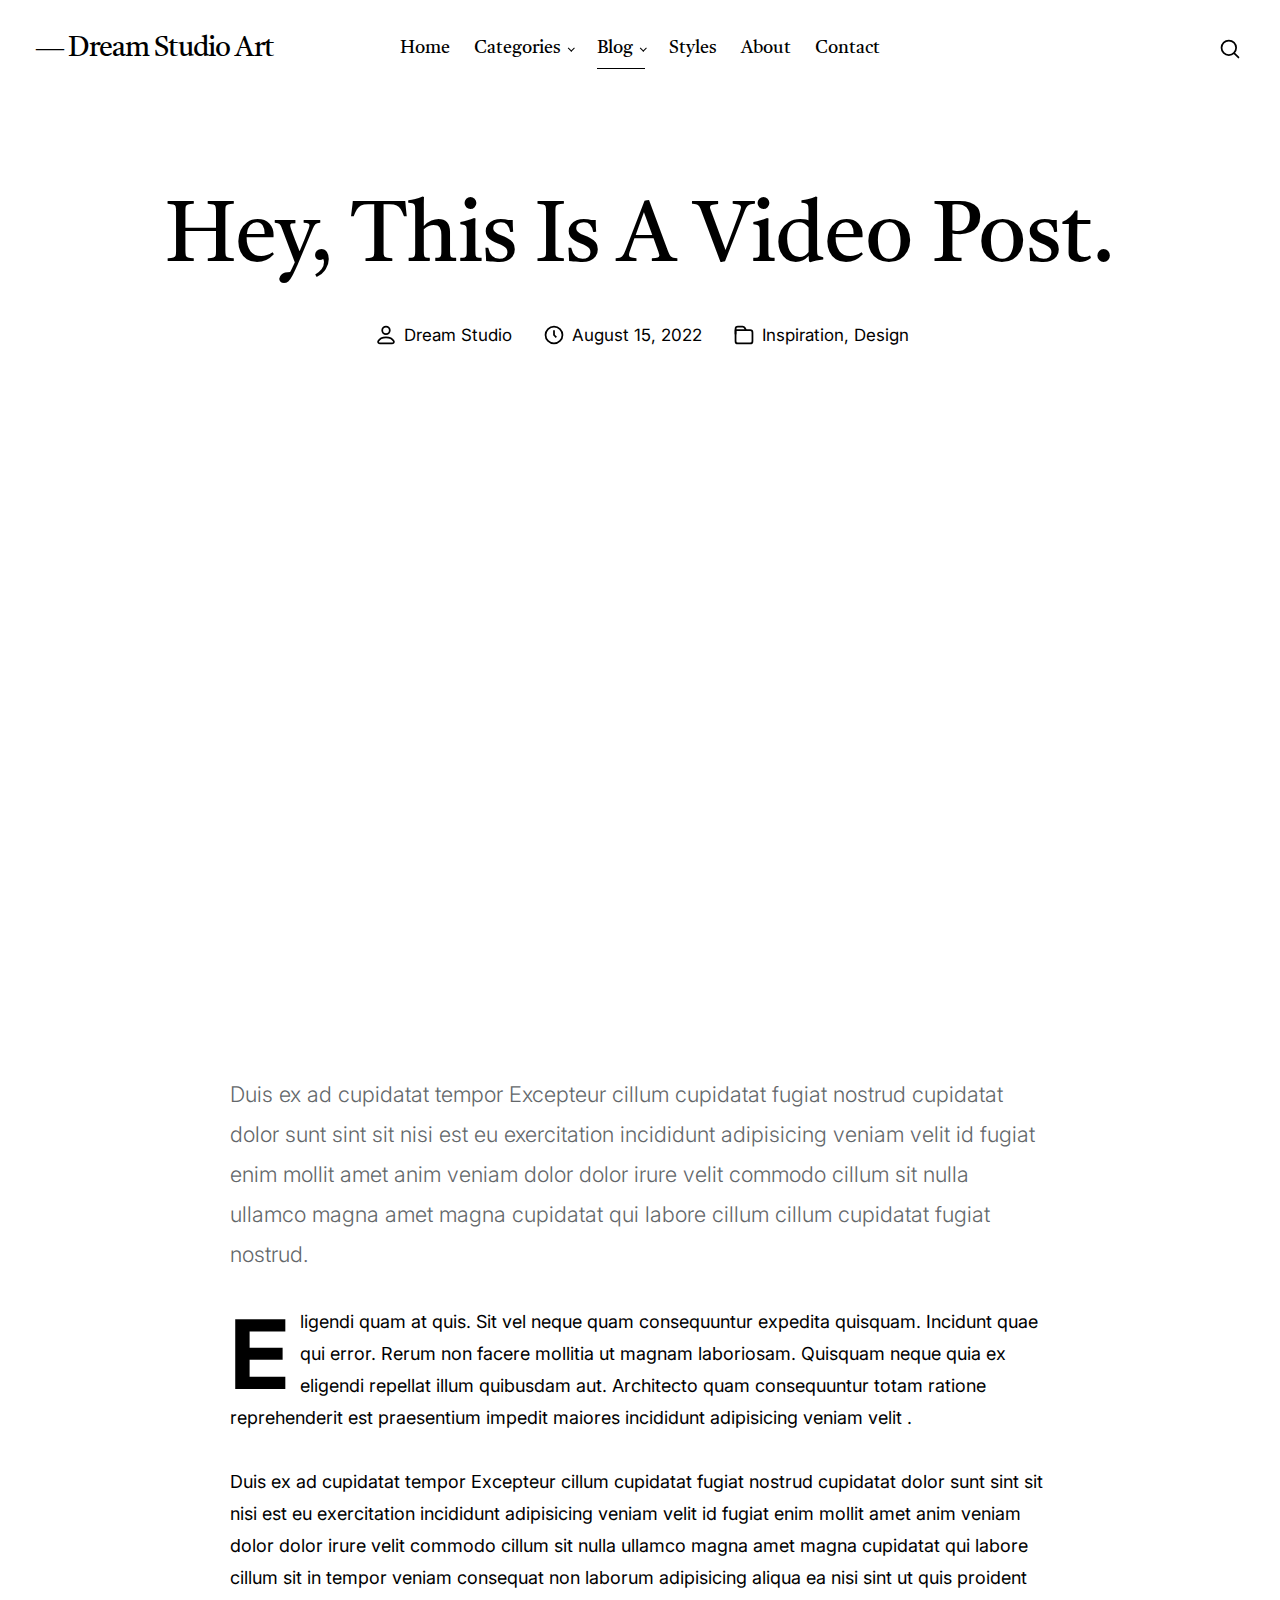
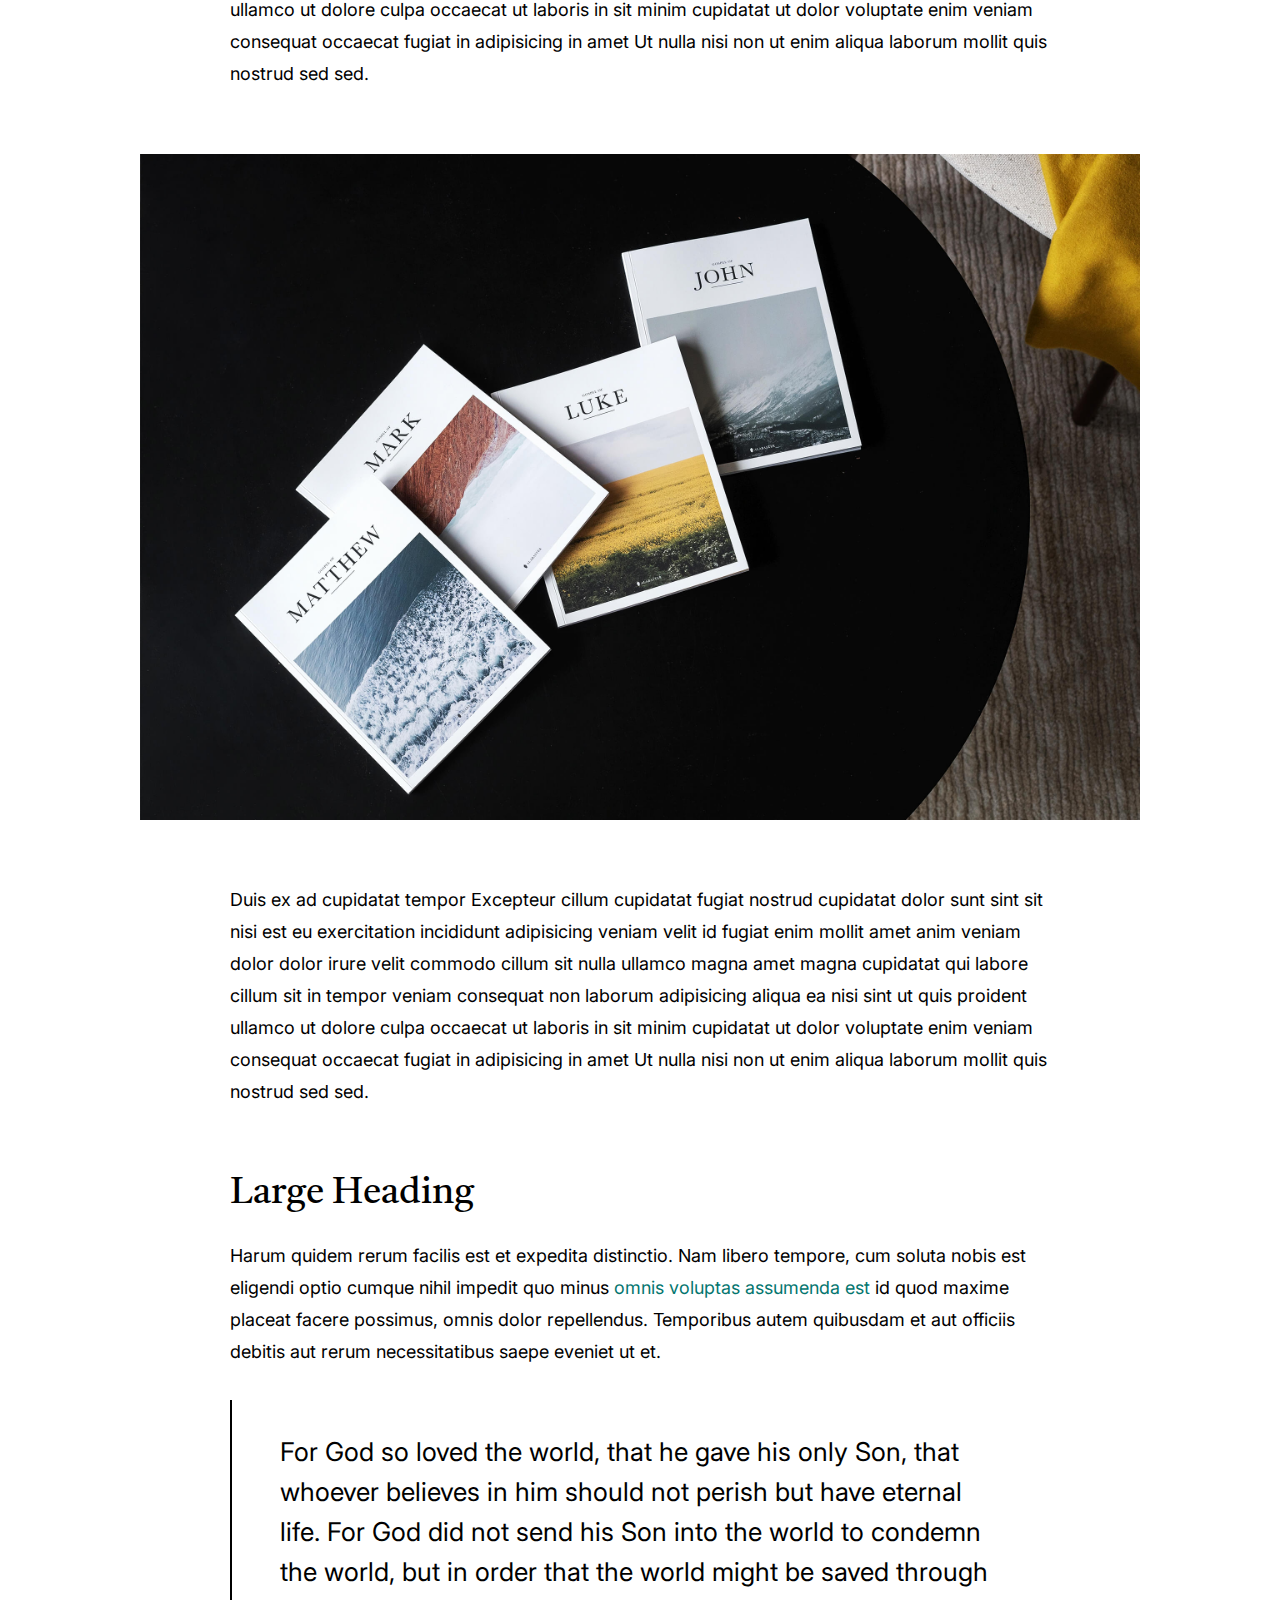
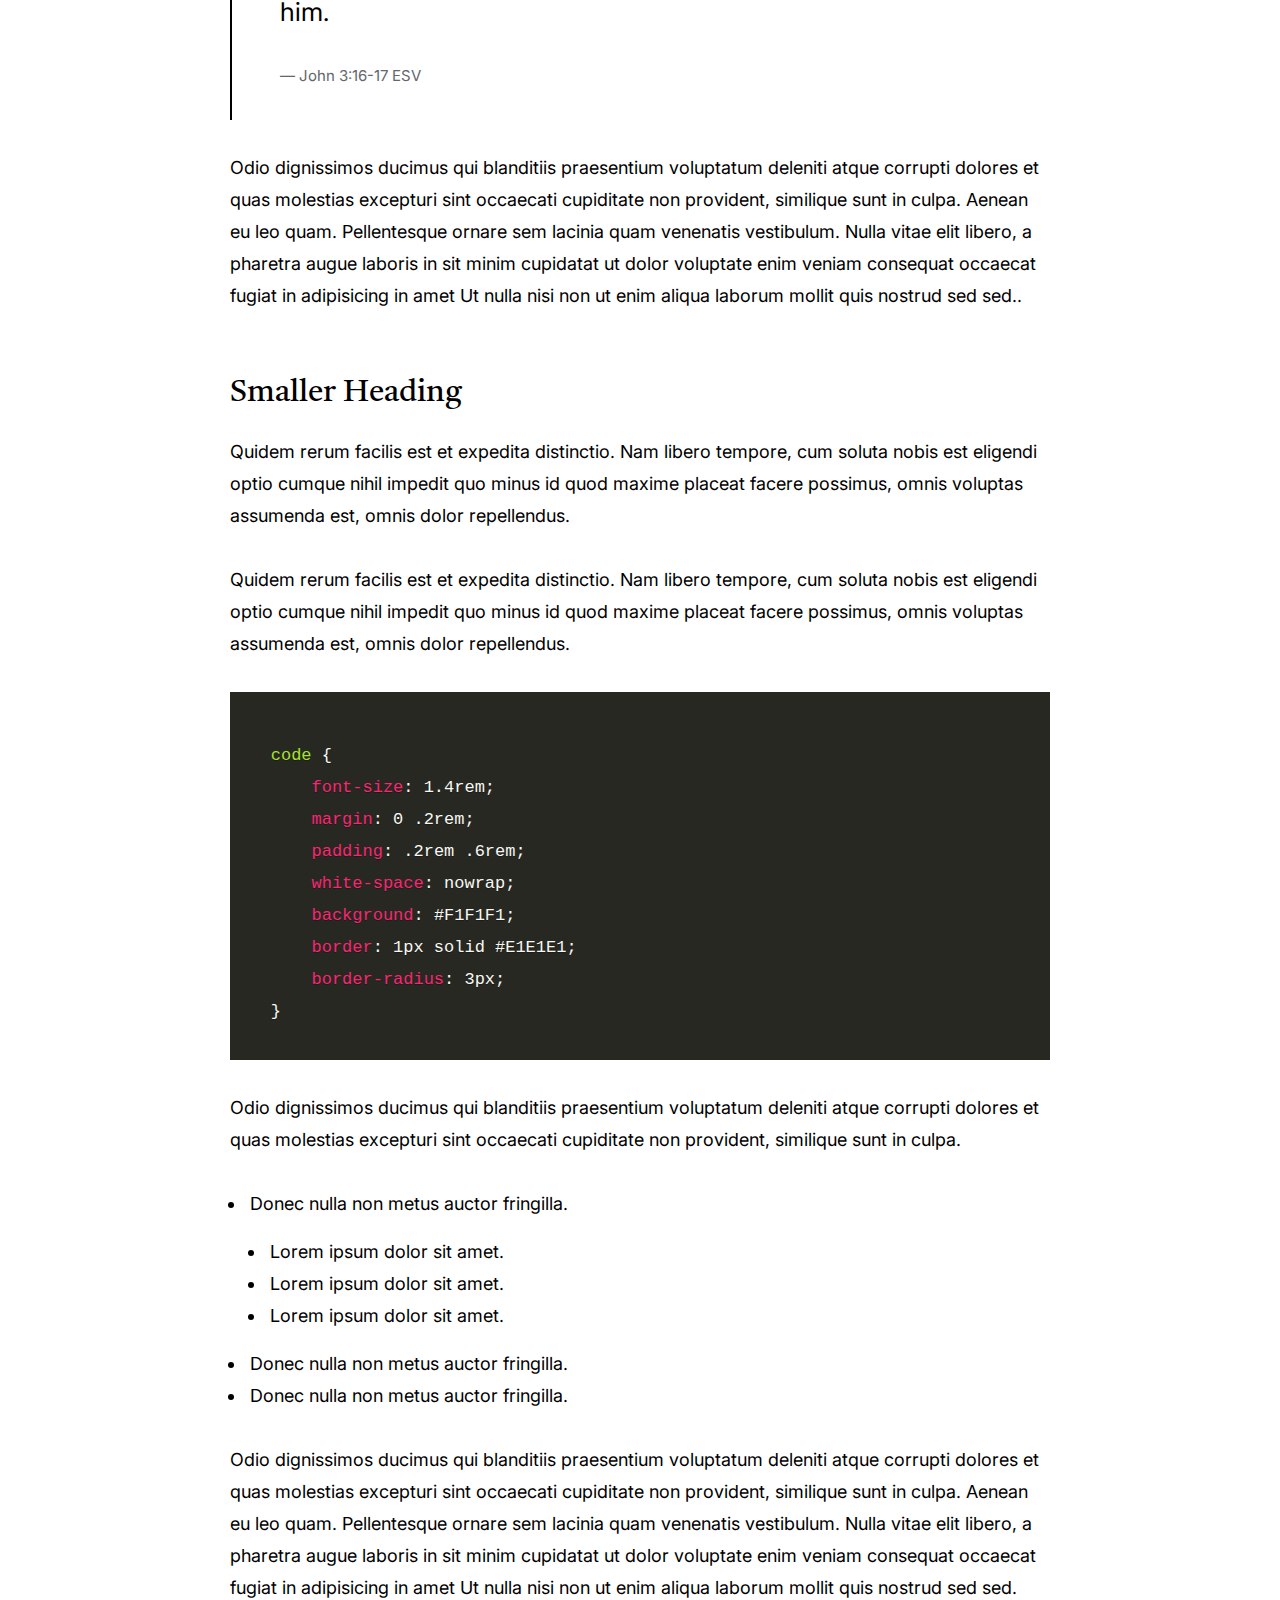
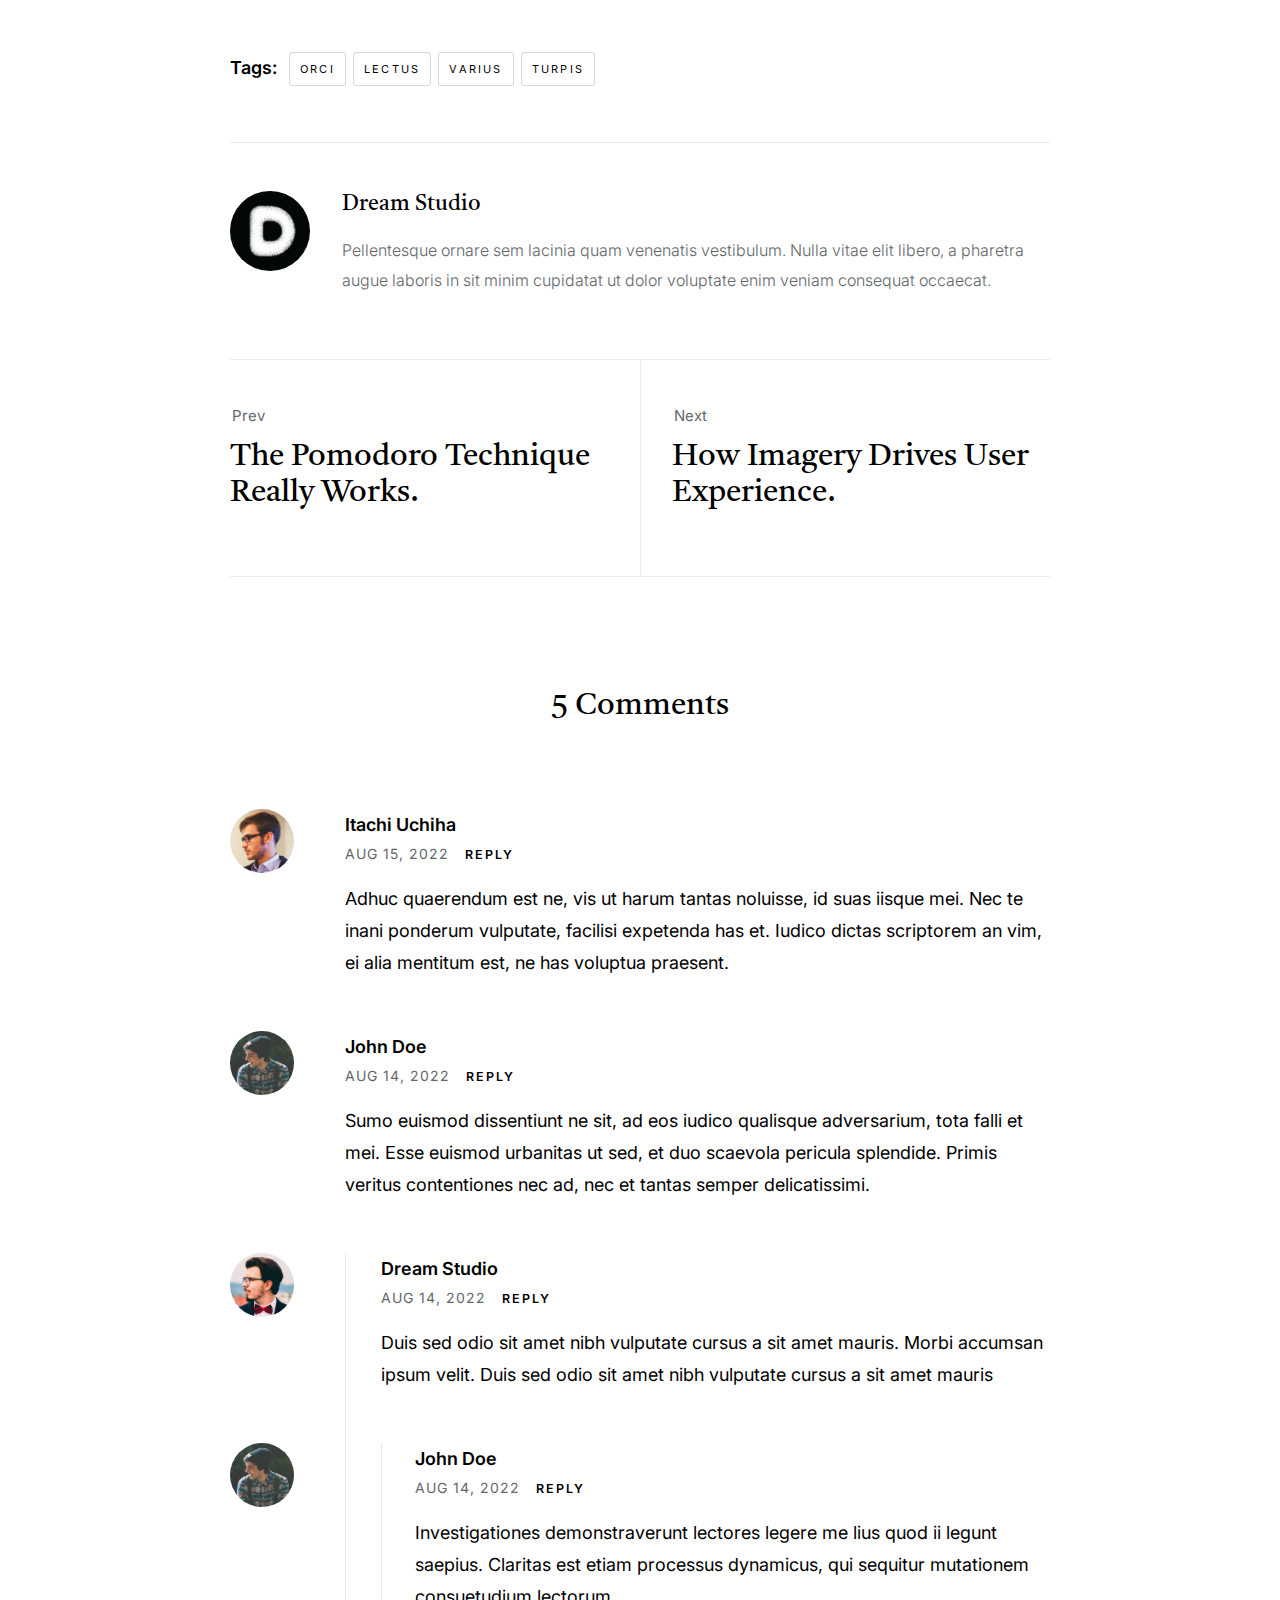
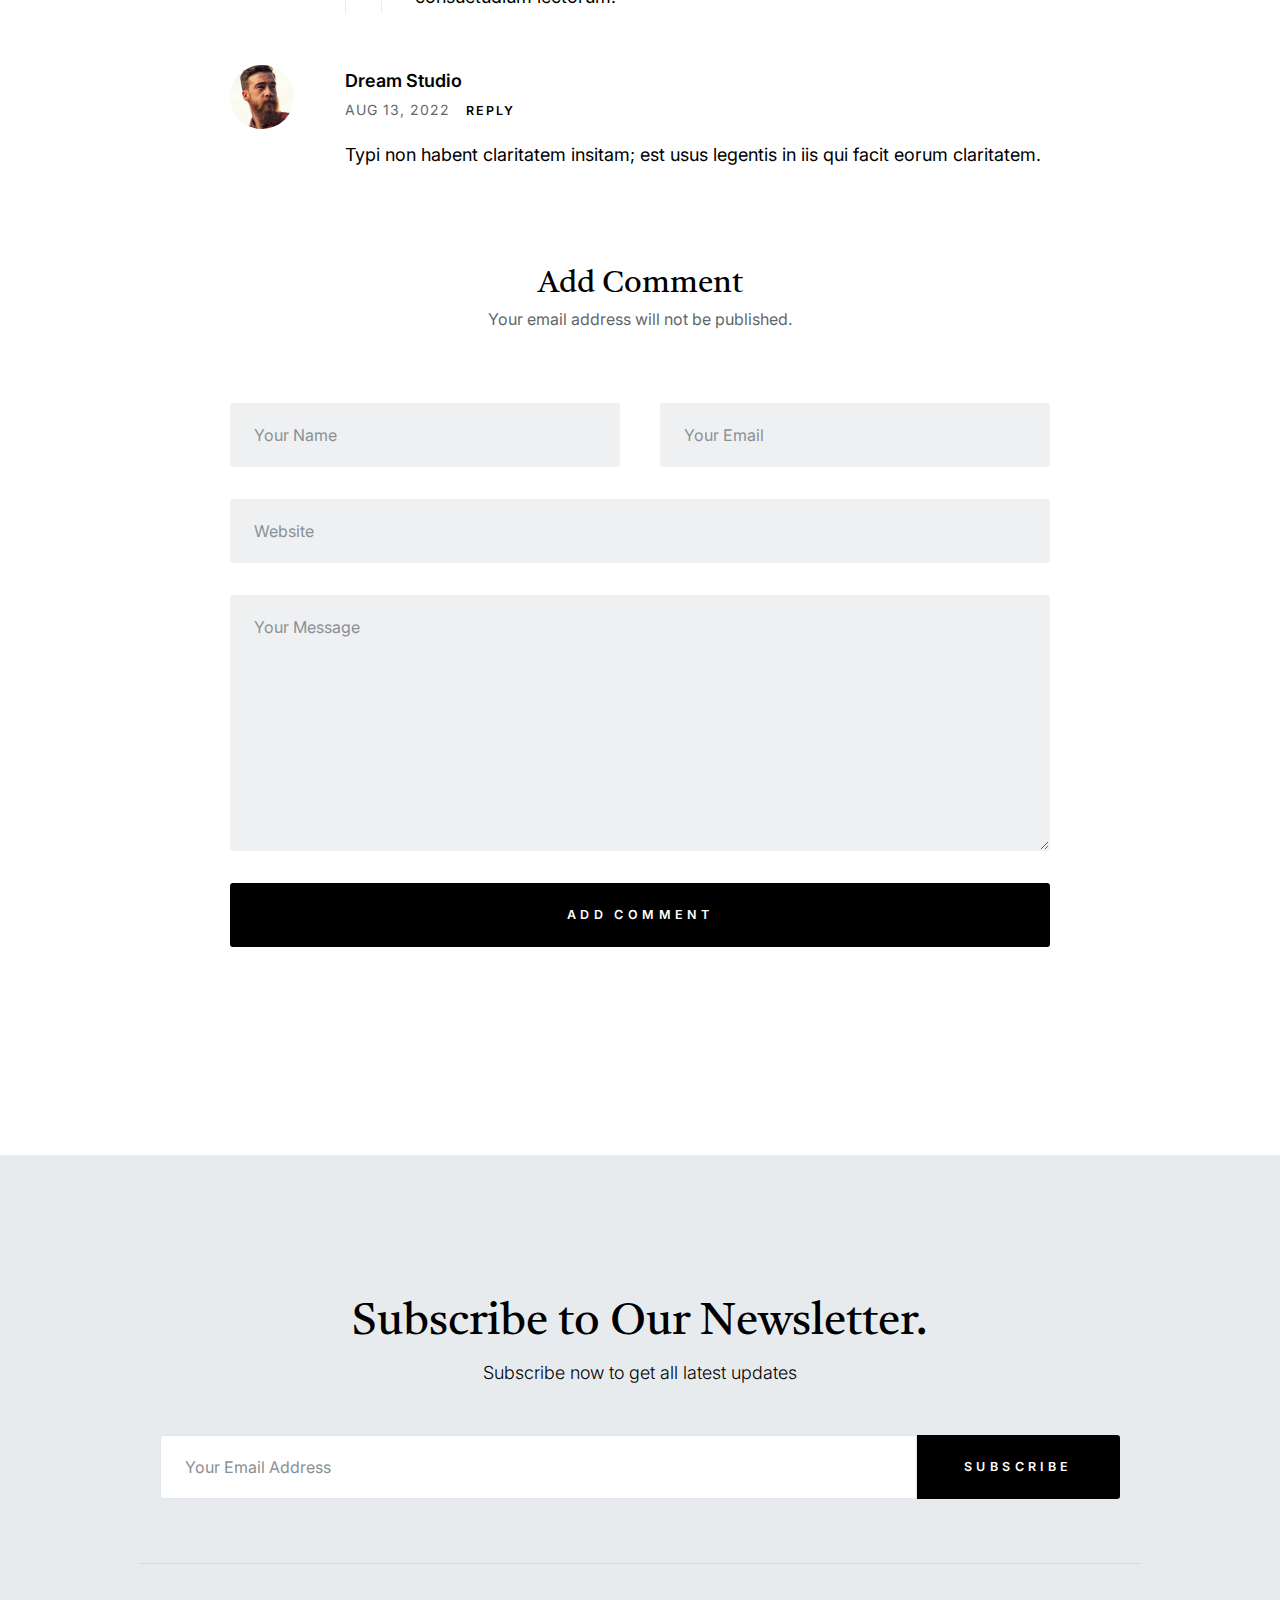
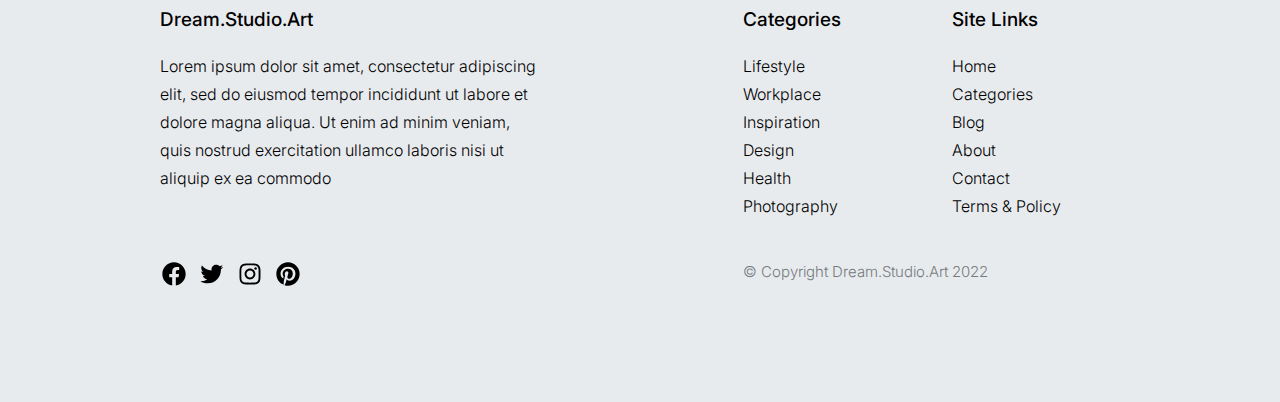
<file: single-video.html>
<!DOCTYPE html>
<html lang="en" class="no-js" >
<head>

    <!--- basic page needs
    ================================================== -->
    <meta charset="utf-8">
    <meta name="viewport" content="width=device-width, initial-scale=1">
    <title>Video Post - Dream.Studio.Art</title>

    <script>
        document.documentElement.classList.remove('no-js');
        document.documentElement.classList.add('js');
    </script>

    <!-- CSS
    ================================================== -->
    <link rel="stylesheet" href="css/vendor.css">
    <link rel="stylesheet" href="css/styles.css">

    <!-- favicons
    ================================================== -->
    <link rel="apple-touch-icon" sizes="180x180" href="apple-touch-icon.png">
    <link rel="icon" type="image/png" sizes="32x32" href="favicon-32x32.png">
    <link rel="icon" type="image/png" sizes="16x16" href="favicon-16x16.png">
    <link rel="manifest" href="site.webmanifest">

</head>

<body id="top">


    <!-- preloader
    ================================================== -->
    <div id="preloader">
        <div id="loader" class="dots-fade">
            <div></div>
            <div></div>
            <div></div>
        </div>
    </div>


    <!-- page wrap
    ================================================== -->
    <div id="page" class="s-pagewrap">


        <!-- # site header 
        ================================================== -->
        <header id="masthead" class="s-header">

            <div class="s-header__branding">
                <p class="site-title">
                    <a href="index.html" rel="home">― Dream Studio Art</a>
                </p>
            </div>

            <div class="row s-header__navigation">

                <nav class="s-header__nav-wrap">
    
                    <h3 class="s-header__nav-heading">Navigate to</h3>
    
                    <ul class="s-header__nav">
                        <li><a href="index.html" title="">Home</a></li>
                        <li class="has-children">
                            <a href="#0" title="" class="">Categories</a>
                            <ul class="sub-menu">
                                <li><a href="category.html">Design</a></li>
                                <li><a href="category.html">Lifestyle</a></li>
                                <li><a href="category.html">Inspiration</a></li>
                                <li><a href="category.html">Work</a></li>
                                <li><a href="category.html">Health</a></li>
                                <li><a href="category.html">Photography</a></li>
                            </ul>
                        </li>
                        <li class="current-menu-item has-children">
                            <a href="#0" title="" class="">Blog</a>
                            <ul class="sub-menu">
                                <li><a href="single-standard.html">Standard Post</a></li>
                                <li><a href="single-video.html">Video Post</a></li>
                                <li><a href="single-audio.html">Audio Post</a></li>
                            </ul>
                        </li>
                        <li><a href="styles.html" title="">Styles</a></li>
                        <li><a href="about.html" title="">About</a></li>
                        <li><a href="contact.html" title="">Contact</a></li>
                    </ul> <!-- end s-header__nav -->

                </nav> <!-- end s-header__nav-wrap -->
    
            </div> <!-- end s-header__navigation -->

            <div class="s-header__search">

                <div class="s-header__search-inner">
                    <div class="row">
    
                        <form role="search" method="get" class="s-header__search-form" action="#">
                            <label>
                                <span class="u-screen-reader-text">Search for:</span>
                                <input type="search" class="s-header__search-field" placeholder="Search for..." value="" name="s" title="Search for:" autocomplete="off">
                            </label>
                            <input type="submit" class="s-header__search-submit" value="Search"> 
                        </form>
    
                        <a href="#0" title="Close Search" class="s-header__search-close">Close</a>
    
                    </div> <!-- end row -->
                </div> <!-- s-header__search-inner -->
    
            </div> <!-- end s-header__search -->

            <a class="s-header__menu-toggle" href="#0"><span>Menu</span></a>
            <a class="s-header__search-trigger" href="#">
                <svg width="24" height="24" fill="none" viewBox="0 0 24 24">
                    <path stroke="currentColor" stroke-linecap="round" stroke-linejoin="round" stroke-width="1.5" d="M19.25 19.25L15.5 15.5M4.75 11C4.75 7.54822 7.54822 4.75 11 4.75C14.4518 4.75 17.25 7.54822 17.25 11C17.25 14.4518 14.4518 17.25 11 17.25C7.54822 17.25 4.75 14.4518 4.75 11Z"></path>
                </svg>
            </a>

        </header> <!-- end s-header -->


        <!-- # site-content
        ================================================== -->
        <div id="content" class="s-content s-content--blog">

                <div class="row entry-wrap">
                    <div class="column lg-12">

                        <article class="entry format-standard">

                            <header class="entry__header">
    
                                <h1 class="entry__title">
                                    Hey, This Is A Video Post.
                                </h1>

                                <div class="entry__meta">
                                    <div class="entry__meta-author">
                                        <svg width="24" height="24" fill="none" viewBox="0 0 24 24">
                                            <circle cx="12" cy="8" r="3.25" stroke="currentColor" stroke-linecap="round" stroke-linejoin="round" stroke-width="1.5"></circle>
                                            <path stroke="currentColor" stroke-linecap="round" stroke-linejoin="round" stroke-width="1.5" d="M6.8475 19.25H17.1525C18.2944 19.25 19.174 18.2681 18.6408 17.2584C17.8563 15.7731 16.068 14 12 14C7.93201 14 6.14367 15.7731 5.35924 17.2584C4.82597 18.2681 5.70558 19.25 6.8475 19.25Z"></path>
                                        </svg>
                                        <a href="#">Dream Studio</a> 
                                    </div>
                                    <div class="entry__meta-date">
                                        <svg width="24" height="24" fill="none" viewBox="0 0 24 24">
                                            <circle cx="12" cy="12" r="7.25" stroke="currentColor" stroke-width="1.5"></circle>
                                            <path stroke="currentColor" stroke-width="1.5" d="M12 8V12L14 14"></path>
                                        </svg>
                                        August 15, 2022 
                                    </div>
                                    <div class="entry__meta-cat">
                                        <svg width="24" height="24" fill="none" viewBox="0 0 24 24">
                                            <path stroke="currentColor" stroke-linecap="round" stroke-linejoin="round" stroke-width="1.5" d="M19.25 17.25V9.75C19.25 8.64543 18.3546 7.75 17.25 7.75H4.75V17.25C4.75 18.3546 5.64543 19.25 6.75 19.25H17.25C18.3546 19.25 19.25 18.3546 19.25 17.25Z"></path>
                                            <path stroke="currentColor" stroke-linecap="round" stroke-linejoin="round" stroke-width="1.5" d="M13.5 7.5L12.5685 5.7923C12.2181 5.14977 11.5446 4.75 10.8127 4.75H6.75C5.64543 4.75 4.75 5.64543 4.75 6.75V11"></path>
                                        </svg>
                                          
                                        <span class="cat-links">
                                            <a href="#0">Inspiration</a>
                                            <a href="#0">Design</a>
                                        </span>
                                    </div>
                                </div>
                            </header>

                            <div class="entry__media">
                                <div class="featured-image">
                                    <div class="video-container">
                                        <iframe src="https://player.vimeo.com/video/117310401?color=339989&title=0&byline=0&portrait=0" width="640" height="360" frameborder="0" webkitallowfullscreen mozallowfullscreen allowfullscreen></iframe>
                                    </div>
                                </div>
                            </div>

                            <div class="content-primary">

                                <div class="entry__content">
                                    <p class="lead">
                                    Duis ex ad cupidatat tempor Excepteur cillum cupidatat fugiat nostrud cupidatat dolor 
                                    sunt sint sit nisi est eu exercitation incididunt adipisicing veniam velit id fugiat 
                                    enim mollit amet anim veniam dolor dolor irure velit commodo cillum sit nulla ullamco 
                                    magna amet magna cupidatat qui labore cillum cillum cupidatat fugiat nostrud. </p> 

                                    <p class="drop-cap">
                                    Eligendi quam at quis. Sit vel neque quam consequuntur expedita quisquam. Incidunt quae 
                                    qui error. Rerum non facere mollitia ut magnam laboriosam. Quisquam neque quia ex eligendi 
                                    repellat illum quibusdam aut. Architecto quam consequuntur totam ratione reprehenderit est 
                                    praesentium impedit maiores incididunt adipisicing veniam velit .
                                    </p>
            
                                    <p>
                                    Duis ex ad cupidatat tempor Excepteur cillum cupidatat fugiat nostrud cupidatat dolor 
                                    sunt sint sit nisi est eu exercitation incididunt adipisicing veniam velit id fugiat 
                                    enim mollit amet anim veniam dolor dolor irure velit commodo cillum sit nulla ullamco 
                                    magna amet magna cupidatat qui labore cillum sit in tempor veniam consequat non laborum 
                                    adipisicing aliqua ea nisi sint ut quis proident ullamco ut dolore culpa occaecat ut 
                                    laboris in sit minim cupidatat ut dolor voluptate enim veniam consequat occaecat fugiat 
                                    in adipisicing in amet Ut nulla nisi non ut enim aliqua laborum mollit quis nostrud sed sed.
                                    </p>
                
                                    <figure class="alignwide">
                                        <img src="images/sample-1200.jpg" 
                                          srcset="images/sample-2400.jpg 2400w, 
                                                  images/sample-1200.jpg 1200w, 
                                                  images/sample-600.jpg 600w" sizes="(max-width: 2400px) 100vw, 2400px" alt="">
                                    </figure>
            
                                    <p>
                                    Duis ex ad cupidatat tempor Excepteur cillum cupidatat fugiat nostrud cupidatat dolor 
                                    sunt sint sit nisi est eu exercitation incididunt adipisicing veniam velit id fugiat 
                                    enim mollit amet anim veniam dolor dolor irure velit commodo cillum sit nulla ullamco 
                                    magna amet magna cupidatat qui labore cillum sit in tempor veniam consequat non laborum 
                                    adipisicing aliqua ea nisi sint ut quis proident ullamco ut dolore culpa occaecat ut 
                                    laboris in sit minim cupidatat ut dolor voluptate enim veniam consequat occaecat fugiat 
                                    in adipisicing in amet Ut nulla nisi non ut enim aliqua laborum mollit quis nostrud sed sed.
                                    </p>
            
                                    <h2>Large Heading</h2>
            
                                    <p>
                                    Harum quidem rerum facilis est et expedita distinctio. Nam libero tempore, cum soluta 
                                    nobis est eligendi optio cumque nihil impedit quo minus <a href="http://#">omnis voluptas assumenda est</a> 
                                    id quod maxime placeat facere possimus, omnis dolor repellendus. Temporibus autem quibusdam et 
                                    aut officiis debitis aut rerum necessitatibus saepe eveniet ut et.</p>
            
                                    <blockquote>
                                        <p>
                                        For God so loved the world, that he gave his only Son, that whoever believes in 
                                        him should not perish but have eternal life. For God did not send his Son into 
                                        the world to condemn the world, but in order that the world might be 
                                        saved through him.
                                        </p>
                                        <cite>John 3:16-17 ESV</cite>
                                    </blockquote>
            
                                    <p>
                                    Odio dignissimos ducimus qui blanditiis praesentium voluptatum deleniti atque corrupti dolores 
                                    et quas molestias excepturi sint occaecati cupiditate non provident, similique sunt in culpa. 
                                    Aenean eu leo quam. Pellentesque ornare sem lacinia quam venenatis vestibulum. Nulla vitae elit 
                                    libero, a pharetra augue laboris in sit minim cupidatat ut dolor voluptate enim veniam consequat 
                                    occaecat fugiat in adipisicing in amet Ut nulla nisi non ut enim aliqua laborum mollit quis nostrud sed sed..</p>
            
                                    <h3>Smaller Heading</h3>
            
                                    <p>
                                    Quidem rerum facilis est et expedita distinctio. Nam libero tempore, cum soluta nobis est 
                                    eligendi optio cumque nihil impedit quo minus id quod maxime placeat facere possimus, omnis voluptas 
                                    assumenda est, omnis dolor repellendus.
                                    </p>
            
                                    <p>
                                    Quidem rerum facilis est et expedita distinctio. Nam libero tempore, cum soluta nobis est 
                                    eligendi optio cumque nihil impedit quo minus id quod maxime placeat facere possimus, omnis voluptas 
                                    assumenda est, omnis dolor repellendus.
                                    </p>
                                        
<pre><code class="language-css">
    code {
        font-size: 1.4rem;
        margin: 0 .2rem;
        padding: .2rem .6rem;
        white-space: nowrap;
        background: #F1F1F1;
        border: 1px solid #E1E1E1;	
        border-radius: 3px;
    }
</code></pre>
                                            
                                    <p>
                                    Odio dignissimos ducimus qui blanditiis praesentium voluptatum deleniti atque corrupti dolores et 
                                    quas molestias excepturi sint occaecati cupiditate non provident, similique sunt in culpa.</p>
            
                                    <ul>
                                        <li>Donec nulla non metus auctor fringilla.
                                            <ul>
                                                <li>Lorem ipsum dolor sit amet.</li>
                                                <li>Lorem ipsum dolor sit amet.</li>
                                                <li>Lorem ipsum dolor sit amet.</li>
                                            </ul>
                                        </li>
                                        <li>Donec nulla non metus auctor fringilla.</li>
                                        <li>Donec nulla non metus auctor fringilla.</li>
                                    </ul>
            
                                    <p>
                                    Odio dignissimos ducimus qui blanditiis praesentium voluptatum deleniti atque corrupti dolores et quas 
                                    molestias excepturi sint occaecati cupiditate non provident, similique sunt in culpa. Aenean eu leo quam. 
                                    Pellentesque ornare sem lacinia quam venenatis vestibulum. Nulla vitae elit libero, a pharetra augue 
                                    laboris in sit minim cupidatat ut dolor voluptate enim veniam consequat occaecat fugiat in adipisicing 
                                    in amet Ut nulla nisi non ut enim aliqua laborum mollit quis nostrud sed sed.
                                    </p>

                                    <p class="entry__tags">
                                        <strong>Tags:</strong>
                    
                                        <span class="entry__tag-list">
                                            <a href="#0">orci</a>
                                            <a href="#0">lectus</a>
                                            <a href="#0">varius</a>
                                            <a href="#0">turpis</a>
                                        </span>
                        
                                    </p>
    
                                    <div class="entry__author-box">
                                        <figure class="entry__author-avatar">
                                            <img alt="" src="images/avatars/user-06.jpg" class="avatar">
                                        </figure>
                                        <div class="entry__author-info">
                                            <h5 class="entry__author-name">
                                                <a href="#0">
                                                    Dream Studio
                                                </a>
                                            </h5>
                                            <p>
                                            Pellentesque ornare sem lacinia quam venenatis vestibulum. Nulla vitae elit libero, 
                                            a pharetra augue laboris in sit minim cupidatat ut dolor voluptate enim veniam 
                                            consequat occaecat.
                                            </p>
                                        </div>
                                    </div>

                                </div> <!-- end entry-content -->

                                <div class="post-nav">
                                    <div class="post-nav__prev">
                                        <a href="single-standard.html" rel="prev">
                                            <span>Prev</span>
                                            The Pomodoro Technique Really Works. 
                                        </a>
                                    </div>
                                    <div class="post-nav__next">
                                        <a href="single-standard.html" rel="next">
                                            <span>Next</span>
                                            How Imagery Drives User Experience.
                                        </a>
                                    </div>
                                </div>

                            </div> <!-- end content-primary -->

                        </article> <!-- end entry -->

                        <!-- comments -->
                        <div class="comments-wrap">

                            <div id="comments">
                                <div class="large-12">

                                    <h3>5 Comments</h3>

                                    <!-- START commentlist -->
                                    <ol class="commentlist">

                                        <li class="depth-1 comment">

                                            <div class="comment__avatar">
                                                <img class="avatar" src="images/avatars/user-01.jpg" alt="" width="50" height="50">
                                            </div>

                                            <div class="comment__content">

                                                <div class="comment__info">
                                                    <div class="comment__author">Itachi Uchiha</div>

                                                    <div class="comment__meta">
                                                        <div class="comment__time">Aug 15, 2022</div>
                                                        <div class="comment__reply">
                                                            <a class="comment-reply-link" href="#0">Reply</a>
                                                        </div>
                                                    </div>
                                                </div>

                                                <div class="comment__text">
                                                <p>Adhuc quaerendum est ne, vis ut harum tantas noluisse, id suas iisque mei. Nec te inani ponderum vulputate,
                                                facilisi expetenda has et. Iudico dictas scriptorem an vim, ei alia mentitum est, ne has voluptua praesent.</p>
                                                </div>

                                            </div>

                                        </li> <!-- end comment level 1 -->

                                        <li class="thread-alt depth-1 comment">

                                            <div class="comment__avatar">
                                                <img class="avatar" src="images/avatars/user-04.jpg" alt="" width="50" height="50">
                                            </div>

                                            <div class="comment__content">

                                                <div class="comment__info">
                                                    <div class="comment__author">John Doe</div>

                                                    <div class="comment__meta">
                                                        <div class="comment__time">Aug 14, 2022</div>
                                                        <div class="comment__reply">
                                                            <a class="comment-reply-link" href="#0">Reply</a>
                                                        </div>
                                                    </div>
                                                </div>

                                                <div class="comment__text">
                                                <p>Sumo euismod dissentiunt ne sit, ad eos iudico qualisque adversarium, tota falli et mei. Esse euismod
                                                urbanitas ut sed, et duo scaevola pericula splendide. Primis veritus contentiones nec ad, nec et
                                                tantas semper delicatissimi.</p>
                                                </div>

                                            </div>

                                            <ul class="children">

                                                <li class="depth-2 comment">

                                                    <div class="comment__avatar">
                                                        <img class="avatar" src="images/avatars/user-03.jpg" alt="" width="50" height="50">
                                                    </div>

                                                    <div class="comment__content">

                                                        <div class="comment__info">
                                                            <div class="comment__author">Dream Studio</div>

                                                            <div class="comment__meta">
                                                                <div class="comment__time">Aug 14, 2022</div>
                                                                <div class="comment__reply">
                                                                    <a class="comment-reply-link" href="#0">Reply</a>
                                                                </div>
                                                            </div>
                                                        </div>

                                                        <div class="comment__text">
                                                            <p>Duis sed odio sit amet nibh vulputate
                                                            cursus a sit amet mauris. Morbi accumsan ipsum velit. Duis sed odio sit amet nibh vulputate
                                                            cursus a sit amet mauris</p>
                                                        </div>

                                                    </div>

                                                    <ul class="children">

                                                        <li class="depth-3 comment">

                                                            <div class="comment__avatar">
                                                                <img class="avatar" src="images/avatars/user-04.jpg" alt="" width="50" height="50">
                                                            </div>

                                                            <div class="comment__content">

                                                                <div class="comment__info">
                                                                    <div class="comment__author">John Doe</div>

                                                                    <div class="comment__meta">
                                                                        <div class="comment__time">Aug 14, 2022</div>
                                                                        <div class="comment__reply">
                                                                            <a class="comment-reply-link" href="#0">Reply</a>
                                                                        </div>
                                                                    </div>
                                                                </div>

                                                                <div class="comment__text">
                                                                <p>Investigationes demonstraverunt lectores legere me lius quod ii legunt saepius. Claritas est
                                                                etiam processus dynamicus, qui sequitur mutationem consuetudium lectorum.</p>
                                                                </div>

                                                            </div>

                                                        </li>

                                                    </ul>

                                                </li>

                                            </ul>

                                        </li> <!-- end comment level 1 -->

                                        <li class="depth-1 comment">

                                            <div class="comment__avatar">
                                                <img class="avatar" src="images/avatars/user-02.jpg" alt="" width="50" height="50">
                                            </div>

                                            <div class="comment__content">

                                                <div class="comment__info">
                                                    <div class="comment__author">Dream Studio</div>

                                                    <div class="comment__meta">
                                                        <div class="comment__time">Aug 13, 2022</div>
                                                        <div class="comment__reply">
                                                            <a class="comment-reply-link" href="#0">Reply</a>
                                                        </div>
                                                    </div>
                                                </div>

                                                <div class="comment__text">
                                                <p>Typi non habent claritatem insitam; est usus legentis in iis qui facit eorum claritatem.</p>
                                                </div>

                                            </div>

                                        </li>  <!-- end comment level 1 -->

                                    </ol>
                                    <!-- END commentlist -->

                                </div> <!-- end col-full -->
                            </div> <!-- end comments -->


                            <div class="comment-respond">

                                <!-- START respond -->
                                <div id="respond">

                                    <h3>
                                    Add Comment 
                                    <span>Your email address will not be published.</span>
                                    </h3>

                                    <form name="contactForm" id="contactForm" method="post" action="" autocomplete="off">
                                        <fieldset class="row">

                                            <div class="column lg-6 tab-12 form-field">
                                                <input name="cName" id="cName" class="u-fullwidth h-remove-bottom" placeholder="Your Name" value="" type="text">
                                            </div>

                                            <div class="column lg-6 tab-12 form-field">
                                                <input name="cEmail" id="cEmail" class="u-fullwidth h-remove-bottom" placeholder="Your Email" value="" type="text">
                                            </div>

                                            <div class="column lg-12 form-field">
                                                <input name="cWebsite" id="cWebsite" class="u-fullwidth h-remove-bottom" placeholder="Website" value="" type="text">
                                            </div>

                                            <div class="column lg-12 message form-field">
                                                <textarea name="cMessage" id="cMessage" class="u-fullwidth" placeholder="Your Message"></textarea>
                                            </div>

                                            <div class="column lg-12">
                                                <input name="submit" id="submit" class="btn btn--primary btn-wide btn--large u-fullwidth" value="Add Comment" type="submit">
                                            </div>

                                        </fieldset>
                                    </form> <!-- end form -->

                                </div>
                                <!-- END respond-->

                            </div> <!-- end comment-respond -->

                        </div> <!-- end comments-wrap -->

                    </div>
                </div> <!-- end entry-wrap -->
        </section> <!-- end s-content -->


        <!-- # site-footer
        ================================================== -->
        <footer id="colophon" class="s-footer">

            <div class="row s-footer__subscribe">
                <div class="column lg-12">

                    <h2>
                    Subscribe to Our Newsletter.
                    </h2>
                    <p>
                    Subscribe now to get all latest updates
                    </p>

                    <form id="mc-form" class="mc-form">
                        <input type="email" name="EMAIL" id="mce-EMAIL" class="u-fullwidth text-center" placeholder="Your Email Address" title="The domain portion of the email address is invalid (the portion after the @)." pattern="^([^\x00-\x20\x22\x28\x29\x2c\x2e\x3a-\x3c\x3e\x40\x5b-\x5d\x7f-\xff]+|\x22([^\x0d\x22\x5c\x80-\xff]|\x5c[\x00-\x7f])*\x22)(\x2e([^\x00-\x20\x22\x28\x29\x2c\x2e\x3a-\x3c\x3e\x40\x5b-\x5d\x7f-\xff]+|\x22([^\x0d\x22\x5c\x80-\xff]|\x5c[\x00-\x7f])*\x22))*\x40([^\x00-\x20\x22\x28\x29\x2c\x2e\x3a-\x3c\x3e\x40\x5b-\x5d\x7f-\xff]+|\x5b([^\x0d\x5b-\x5d\x80-\xff]|\x5c[\x00-\x7f])*\x5d)(\x2e([^\x00-\x20\x22\x28\x29\x2c\x2e\x3a-\x3c\x3e\x40\x5b-\x5d\x7f-\xff]+|\x5b([^\x0d\x5b-\x5d\x80-\xff]|\x5c[\x00-\x7f])*\x5d))*(\.\w{2,})+$" required>
                        <input type="submit" name="subscribe" value="Subscribe" class="btn--small btn--primary u-fullwidth">
                        <!-- <div style="position: absolute; left: -5000px;" aria-hidden="true"><input type="text" name="b_cdb7b577e41181934ed6a6a44_9a91cfe7b3" tabindex="-1" value=""></div> -->
                        <div class="mc-status"></div>
                    </form>

                </div>
            </div> <!-- end s-footer__subscribe -->

            <div class="row s-footer__main">

                <div class="column lg-5 md-6 tab-12 s-footer__about">
                    <h4>Dream.Studio.Art</h4>

                    <p>
                    Lorem ipsum dolor sit amet, consectetur 
                    adipiscing elit, sed do eiusmod tempor 
                    incididunt ut labore et dolore magna aliqua. 
                    Ut enim ad minim veniam, quis nostrud exercitation 
                    ullamco laboris nisi ut aliquip ex ea commodo 
                    </p>
                </div> <!-- end s-footer__about -->

                <div class="column lg-5 md-6 tab-12">
                    <div class="row">
                        <div class="column lg-6">
                            <h4>Categories</h4>
                            <ul class="link-list">
                                <li><a href="category.html">Lifestyle</a></li>
                                <li><a href="category.html">Workplace</a></li>
                                <li><a href="category.html">Inspiration</a></li>
                                <li><a href="category.html">Design</a></li>
                                <li><a href="category.html">Health</a></li>
                                <li><a href="category.html">Photography</a></li>
                            </ul>
                        </div>
                        <div class="column lg-6">
                            <h4>Site Links</h4>
                            <ul class="link-list">
                                <li><a href="index.html">Home</a></li>
                                <li><a href="category.html">Categories</a></li>
                                <li><a href="category.html">Blog</a></li>
                                <li><a href="about.html">About</a></li>
                                <li><a href="about.html">Contact</a></li>
                                <li><a href="#0">Terms & Policy</a></li>
                            </ul>
                        </div>
                    </div>
                </div>

            </div> <!-- end s-footer__main -->

            <div class="row s-footer__bottom">

                <div class="column lg-7 md-6 tab-12">
                    <ul class="s-footer__social">
                        <li>
                            <a href="#0">
                                <svg xmlns="http://www.w3.org/2000/svg" width="24" height="24" viewBox="0 0 24 24" style="fill: rgba(0, 0, 0, 1);transform: ;msFilter:;"><path d="M12.001 2.002c-5.522 0-9.999 4.477-9.999 9.999 0 4.99 3.656 9.126 8.437 9.879v-6.988h-2.54v-2.891h2.54V9.798c0-2.508 1.493-3.891 3.776-3.891 1.094 0 2.24.195 2.24.195v2.459h-1.264c-1.24 0-1.628.772-1.628 1.563v1.875h2.771l-.443 2.891h-2.328v6.988C18.344 21.129 22 16.992 22 12.001c0-5.522-4.477-9.999-9.999-9.999z"></path></svg>
                                <span class="u-screen-reader-text">Facebook</span>
                            </a>
                        </li>
                        <li>
                            <a href="#0">
                                <svg xmlns="http://www.w3.org/2000/svg" width="24" height="24" viewBox="0 0 24 24" style="fill:rgba(0, 0, 0, 1);transform:;-ms-filter:"><path d="M19.633,7.997c0.013,0.175,0.013,0.349,0.013,0.523c0,5.325-4.053,11.461-11.46,11.461c-2.282,0-4.402-0.661-6.186-1.809 c0.324,0.037,0.636,0.05,0.973,0.05c1.883,0,3.616-0.636,5.001-1.721c-1.771-0.037-3.255-1.197-3.767-2.793 c0.249,0.037,0.499,0.062,0.761,0.062c0.361,0,0.724-0.05,1.061-0.137c-1.847-0.374-3.23-1.995-3.23-3.953v-0.05 c0.537,0.299,1.16,0.486,1.82,0.511C3.534,9.419,2.823,8.184,2.823,6.787c0-0.748,0.199-1.434,0.548-2.032 c1.983,2.443,4.964,4.04,8.306,4.215c-0.062-0.3-0.1-0.611-0.1-0.923c0-2.22,1.796-4.028,4.028-4.028 c1.16,0,2.207,0.486,2.943,1.272c0.91-0.175,1.782-0.512,2.556-0.973c-0.299,0.935-0.936,1.721-1.771,2.22 c0.811-0.088,1.597-0.312,2.319-0.624C21.104,6.712,20.419,7.423,19.633,7.997z"></path></svg>
                                <span class="u-screen-reader-text">Twitter</span>
                            </a>
                        </li>
                        <li>
                            <a href="#0">
                                <svg xmlns="http://www.w3.org/2000/svg" width="24" height="24" viewBox="0 0 24 24" style="fill:rgba(0, 0, 0, 1);transform:;-ms-filter:"><path d="M11.999,7.377c-2.554,0-4.623,2.07-4.623,4.623c0,2.554,2.069,4.624,4.623,4.624c2.552,0,4.623-2.07,4.623-4.624 C16.622,9.447,14.551,7.377,11.999,7.377L11.999,7.377z M11.999,15.004c-1.659,0-3.004-1.345-3.004-3.003 c0-1.659,1.345-3.003,3.004-3.003s3.002,1.344,3.002,3.003C15.001,13.659,13.658,15.004,11.999,15.004L11.999,15.004z"></path><circle cx="16.806" cy="7.207" r="1.078"></circle><path d="M20.533,6.111c-0.469-1.209-1.424-2.165-2.633-2.632c-0.699-0.263-1.438-0.404-2.186-0.42 c-0.963-0.042-1.268-0.054-3.71-0.054s-2.755,0-3.71,0.054C7.548,3.074,6.809,3.215,6.11,3.479C4.9,3.946,3.945,4.902,3.477,6.111 c-0.263,0.7-0.404,1.438-0.419,2.186c-0.043,0.962-0.056,1.267-0.056,3.71c0,2.442,0,2.753,0.056,3.71 c0.015,0.748,0.156,1.486,0.419,2.187c0.469,1.208,1.424,2.164,2.634,2.632c0.696,0.272,1.435,0.426,2.185,0.45 c0.963,0.042,1.268,0.055,3.71,0.055s2.755,0,3.71-0.055c0.747-0.015,1.486-0.157,2.186-0.419c1.209-0.469,2.164-1.424,2.633-2.633 c0.263-0.7,0.404-1.438,0.419-2.186c0.043-0.962,0.056-1.267,0.056-3.71s0-2.753-0.056-3.71C20.941,7.57,20.801,6.819,20.533,6.111z M19.315,15.643c-0.007,0.576-0.111,1.147-0.311,1.688c-0.305,0.787-0.926,1.409-1.712,1.711c-0.535,0.199-1.099,0.303-1.67,0.311 c-0.95,0.044-1.218,0.055-3.654,0.055c-2.438,0-2.687,0-3.655-0.055c-0.569-0.007-1.135-0.112-1.669-0.311 c-0.789-0.301-1.414-0.923-1.719-1.711c-0.196-0.534-0.302-1.099-0.311-1.669c-0.043-0.95-0.053-1.218-0.053-3.654 c0-2.437,0-2.686,0.053-3.655c0.007-0.576,0.111-1.146,0.311-1.687c0.305-0.789,0.93-1.41,1.719-1.712 c0.534-0.198,1.1-0.303,1.669-0.311c0.951-0.043,1.218-0.055,3.655-0.055c2.437,0,2.687,0,3.654,0.055 c0.571,0.007,1.135,0.112,1.67,0.311c0.786,0.303,1.407,0.925,1.712,1.712c0.196,0.534,0.302,1.099,0.311,1.669 c0.043,0.951,0.054,1.218,0.054,3.655c0,2.436,0,2.698-0.043,3.654H19.315z"></path></svg>
                                <span class="u-screen-reader-text">Instagram</span>
                            </a>
                        </li>
                        <li>
                            <a href="#0">
                                <svg xmlns="http://www.w3.org/2000/svg" width="24" height="24" viewBox="0 0 24 24" style="fill: rgba(0, 0, 0, 1);transform: ;msFilter:;"><path d="M11.99 2C6.472 2 2 6.473 2 11.99c0 4.232 2.633 7.85 6.35 9.306-.088-.79-.166-2.006.034-2.868.182-.78 1.172-4.966 1.172-4.966s-.299-.599-.299-1.484c0-1.388.805-2.425 1.808-2.425.853 0 1.264.64 1.264 1.407 0 .858-.546 2.139-.827 3.327-.235.994.499 1.805 1.479 1.805 1.775 0 3.141-1.872 3.141-4.575 0-2.392-1.719-4.064-4.173-4.064-2.843 0-4.512 2.132-4.512 4.335 0 .858.331 1.779.744 2.28a.3.3 0 0 1 .069.286c-.076.315-.245.994-.277 1.133-.044.183-.145.222-.335.134-1.247-.581-2.027-2.405-2.027-3.871 0-3.151 2.289-6.045 6.601-6.045 3.466 0 6.159 2.469 6.159 5.77 0 3.444-2.171 6.213-5.184 6.213-1.013 0-1.964-.525-2.29-1.146l-.623 2.374c-.225.868-.834 1.956-1.241 2.62a10 10 0 0 0 2.958.445c5.517 0 9.99-4.473 9.99-9.99S17.507 2 11.99 2"></path></svg>
                                <span class="u-screen-reader-text">Pinterest</span>
                            </a>
                        </li>
                    </ul>
                </div>
                <div class="column lg-5 md-6 tab-12">
                    <div class="ss-copyright">
                        <span>© Copyright Dream.Studio.Art 2022</span> 

                    </div>
                </div>

            </div> <!-- end s-footer__bottom -->
           
            <div class="ss-go-top">
                <a class="smoothscroll" title="Back to Top" href="#top">
                    <svg width="24" height="24" fill="none" viewBox="0 0 24 24">
                        <path stroke="currentColor" stroke-linecap="round" stroke-linejoin="round" stroke-width="1.5" d="M17.25 10.25L12 4.75L6.75 10.25"/>
                        <path stroke="currentColor" stroke-linecap="round" stroke-linejoin="round" stroke-width="1.5" d="M12 19.25V5.75"/>
                    </svg>
                </a>
            </div> <!-- end ss-go-top -->

        </footer><!-- end s-footer -->


    <!-- Java Script
    ================================================== -->
    <script src="js/plugins.js"></script>
    <script src="js/main.js"></script>

</body>
</html>
</file>
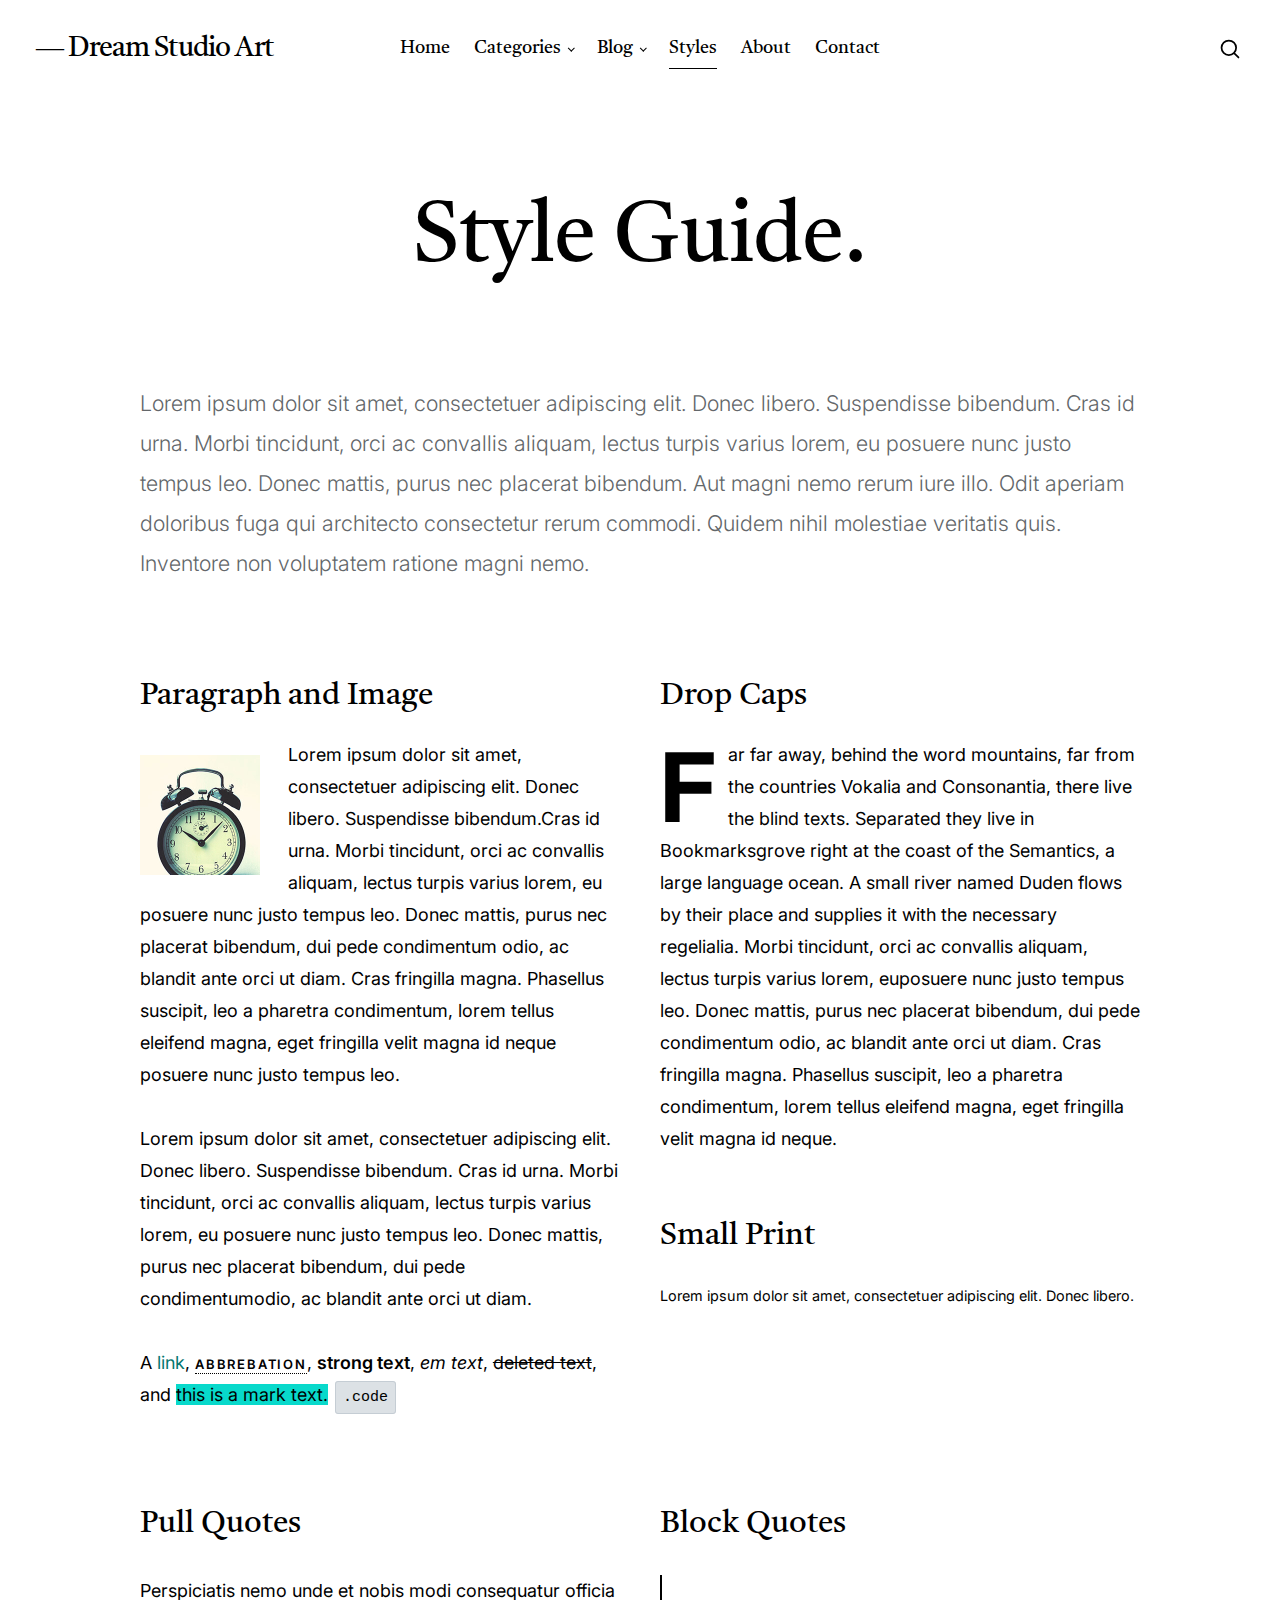
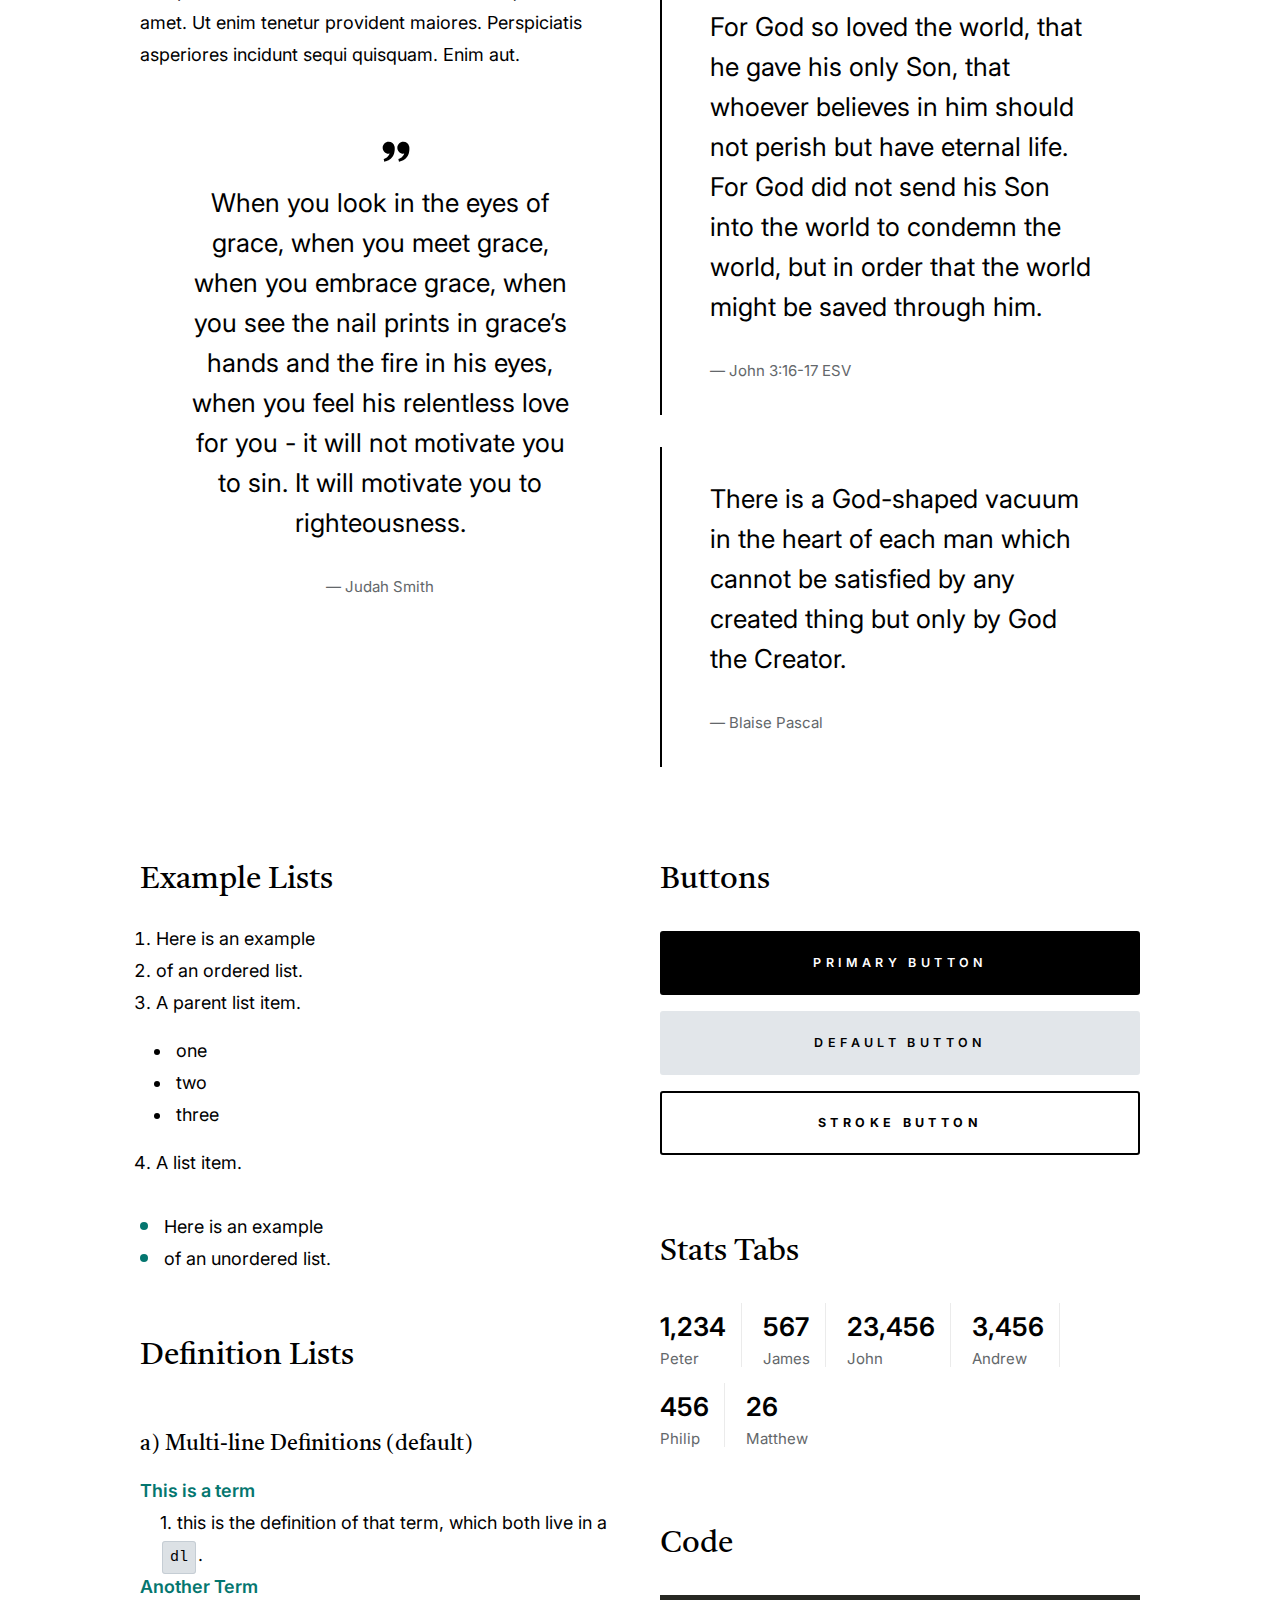
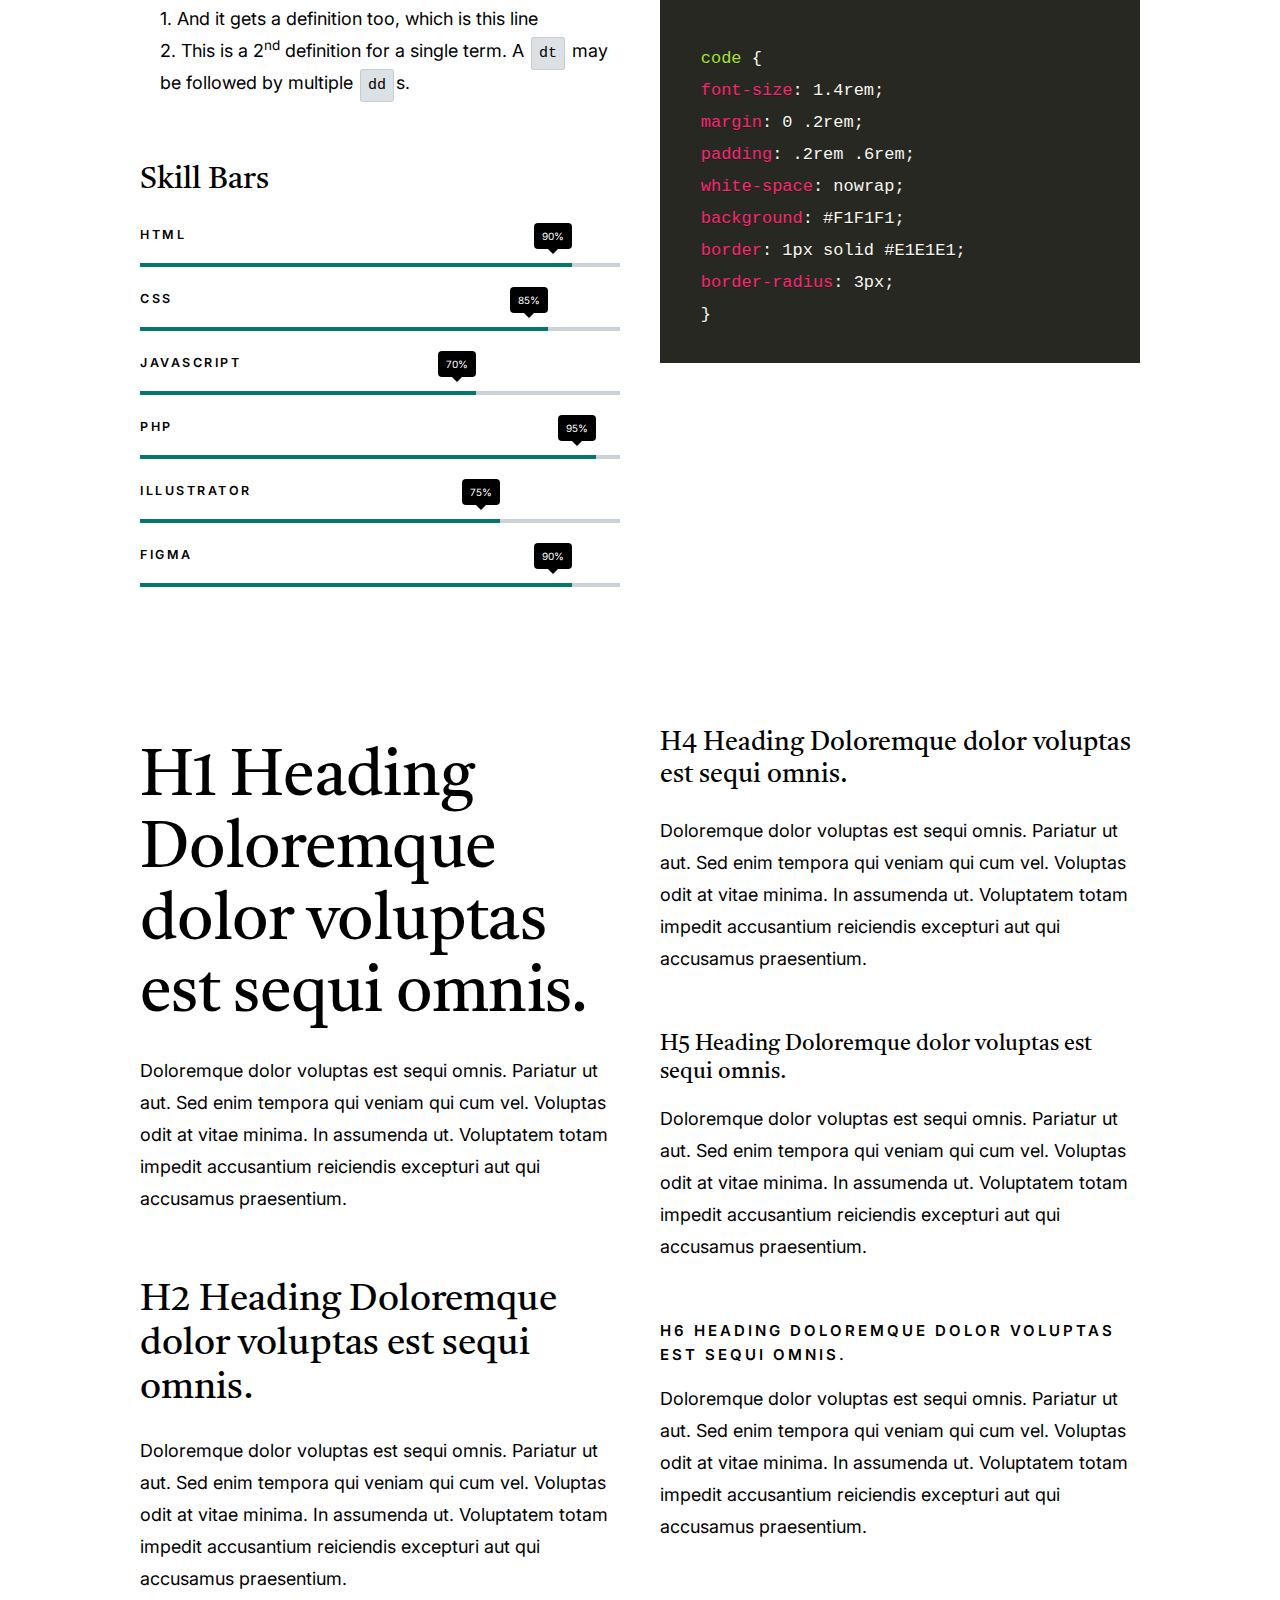
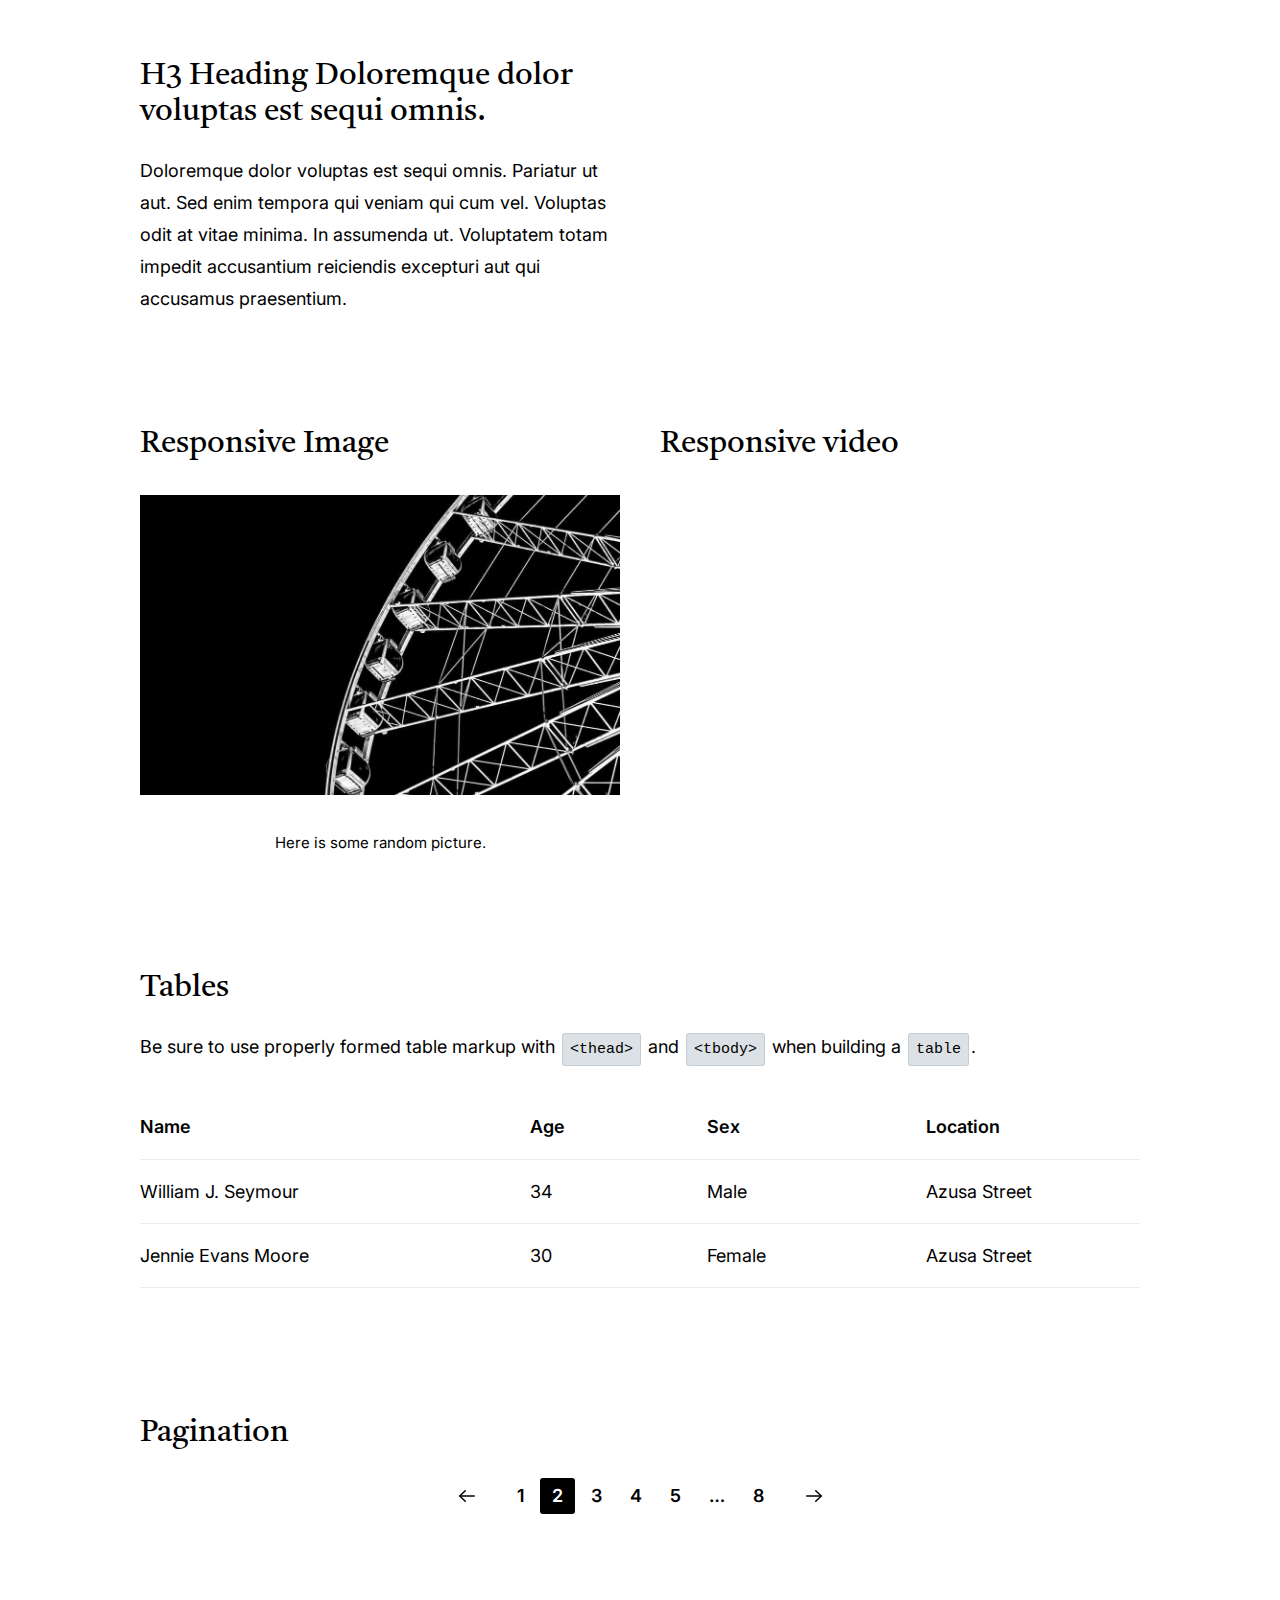
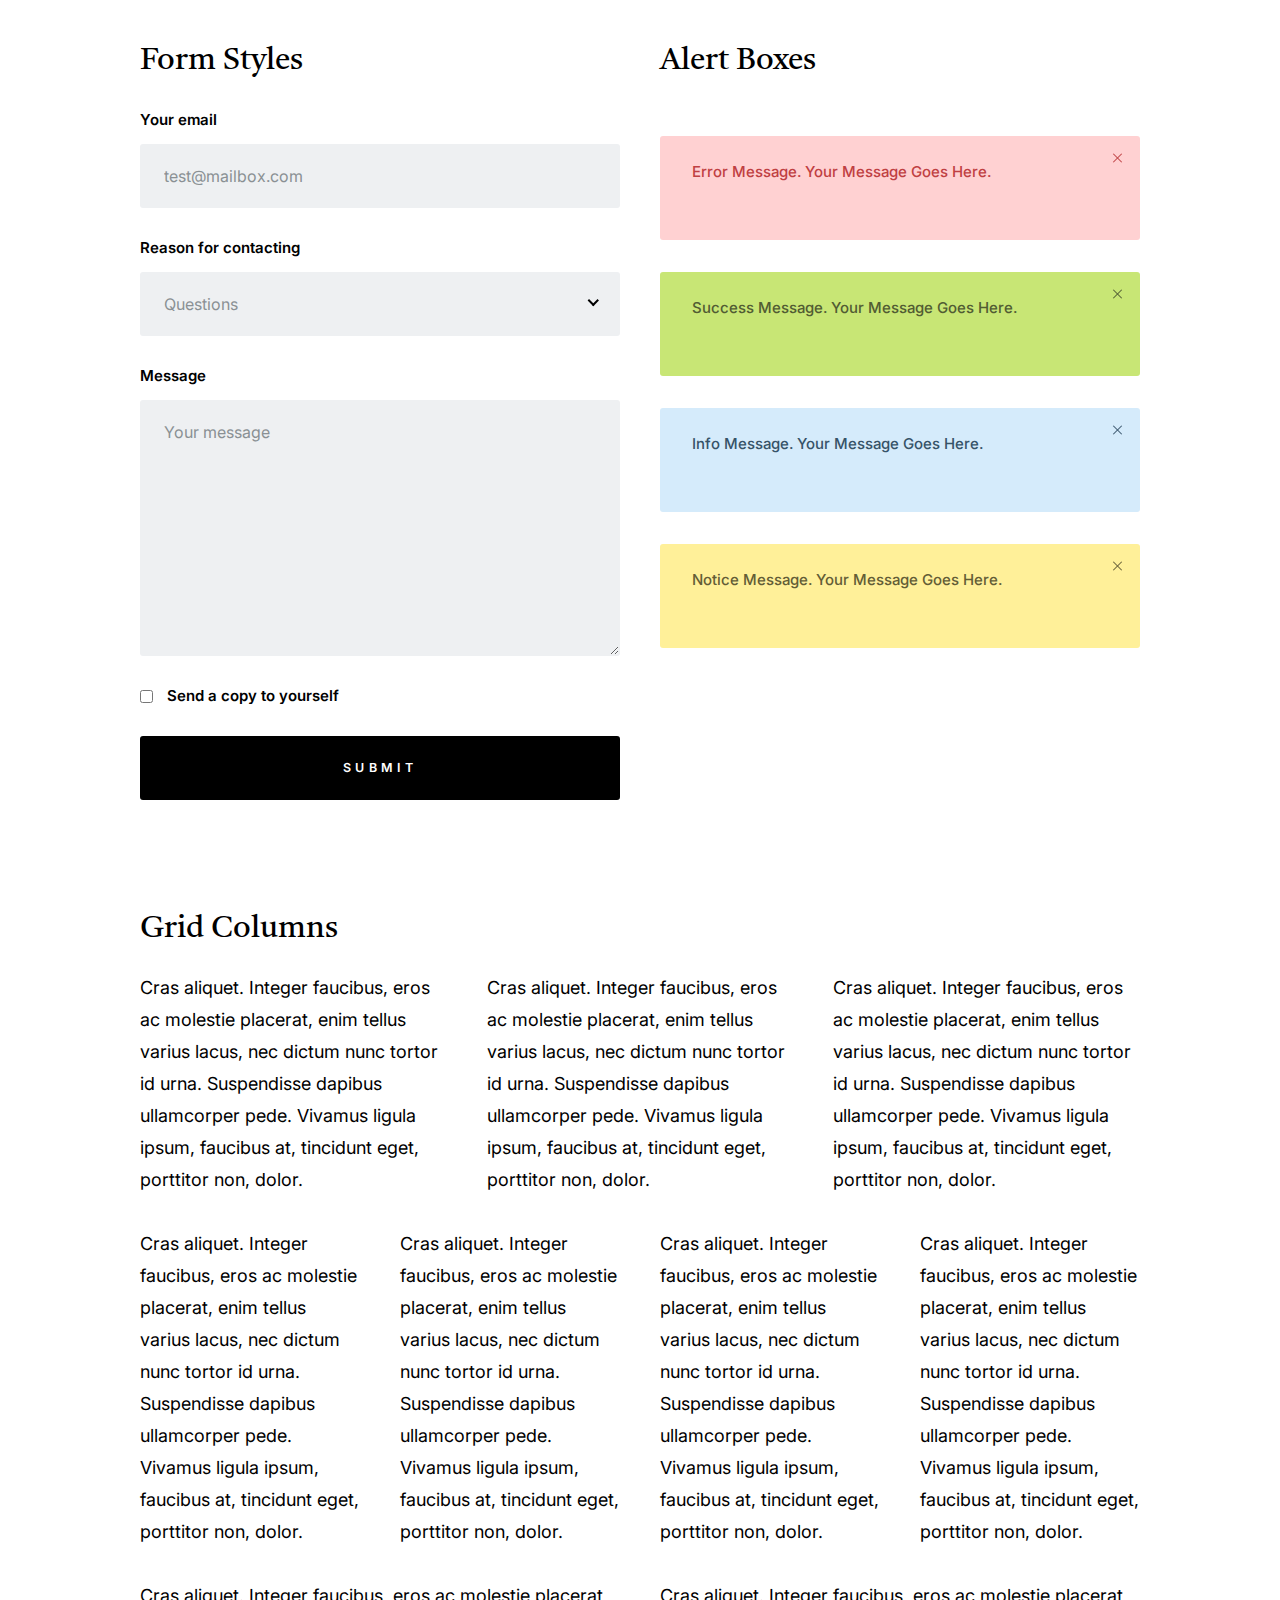
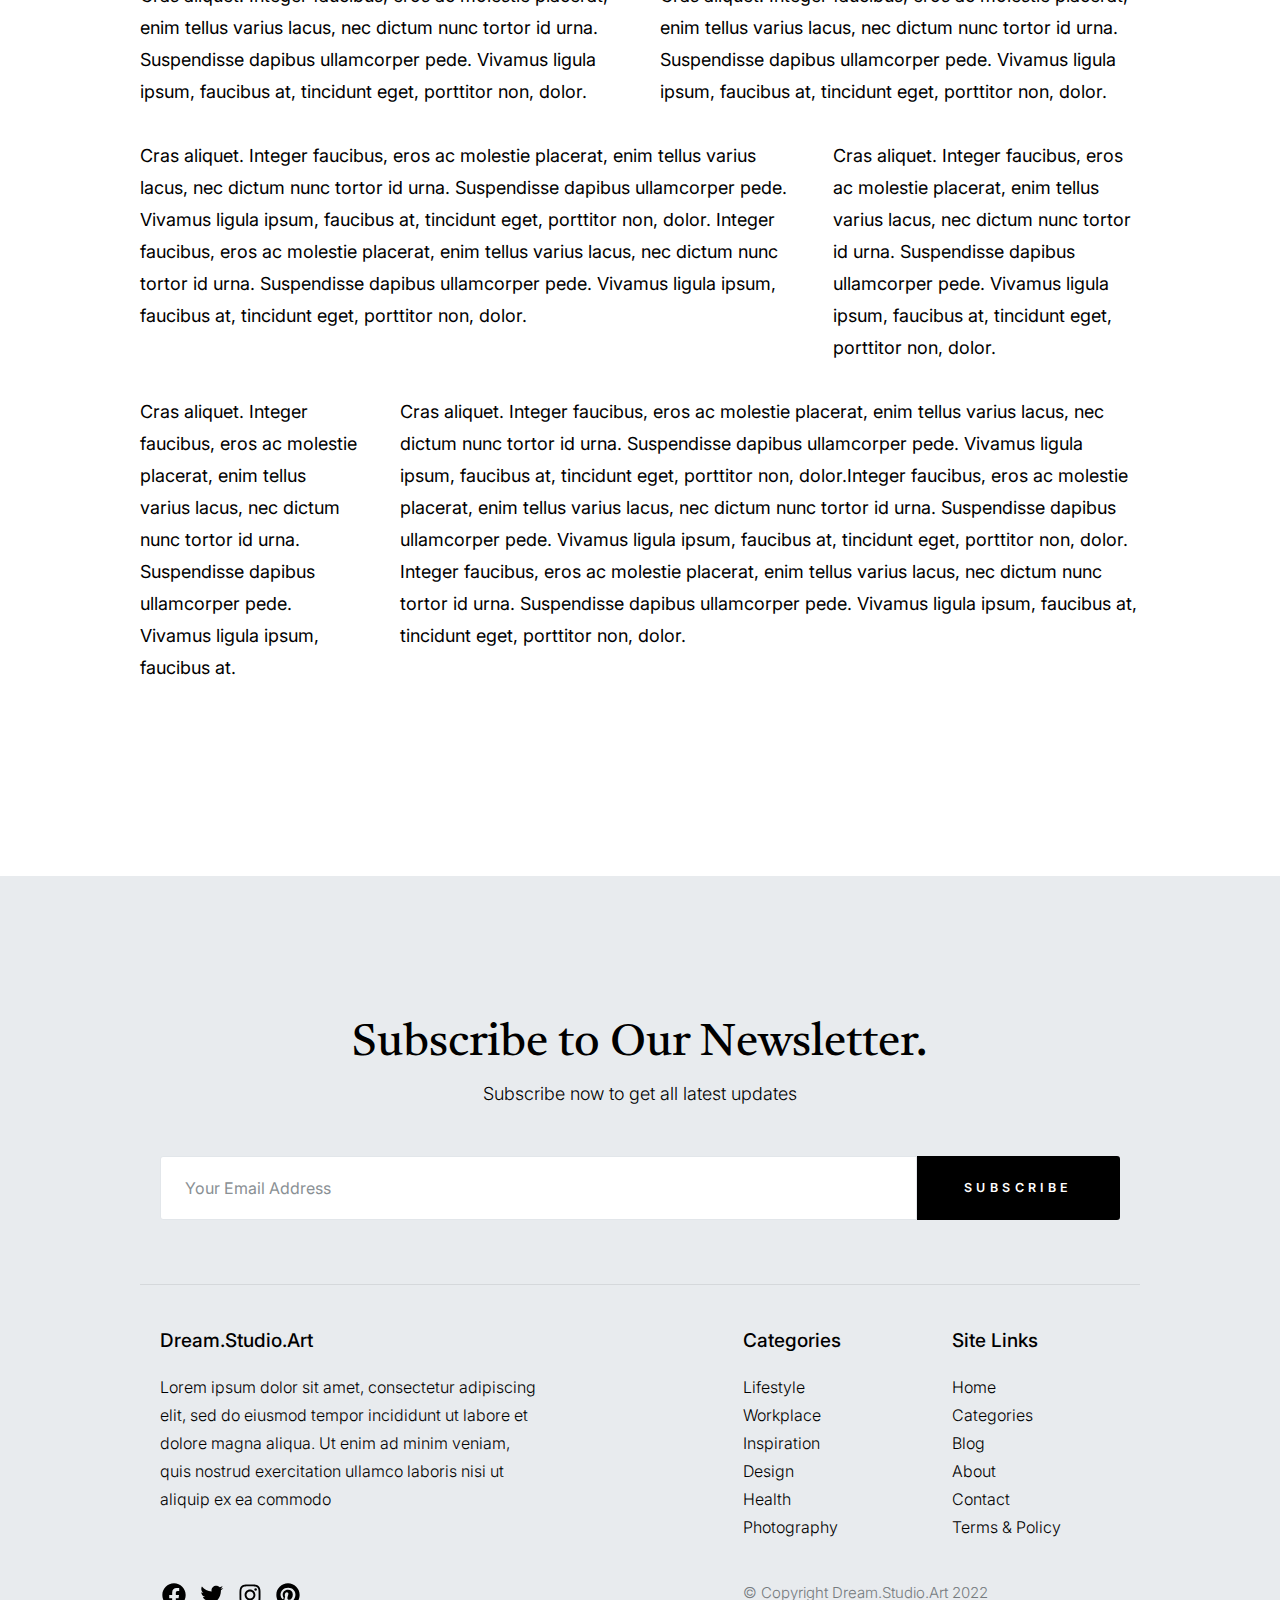
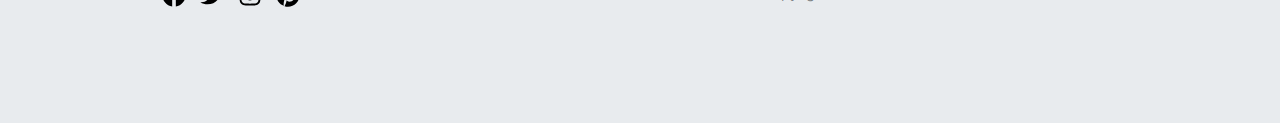
<file: styles.html>
<!DOCTYPE html>
<html lang="en" class="no-js" >
<head>

    <!--- basic page needs
    ================================================== -->
    <meta charset="utf-8">
    <meta name="viewport" content="width=device-width, initial-scale=1">
    <title>Style Guide - Dream.Studio.Art</title>

    <script>
        document.documentElement.classList.remove('no-js');
        document.documentElement.classList.add('js');
    </script>

    <!-- CSS
    ================================================== -->
    <link rel="stylesheet" href="css/vendor.css">
    <link rel="stylesheet" href="css/styles.css">

    <!-- favicons
    ================================================== -->
    <link rel="apple-touch-icon" sizes="180x180" href="apple-touch-icon.png">
    <link rel="icon" type="image/png" sizes="32x32" href="favicon-32x32.png">
    <link rel="icon" type="image/png" sizes="16x16" href="favicon-16x16.png">
    <link rel="manifest" href="site.webmanifest">

</head>

<body id="top">


    <!-- preloader
    ================================================== -->
    <div id="preloader">
        <div id="loader" class="dots-fade">
            <div></div>
            <div></div>
            <div></div>
        </div>
    </div>


    <!-- page wrap
    ================================================== -->
    <div id="page" class="s-pagewrap">


        <!-- # site header 
        ================================================== -->
        <header id="masthead" class="s-header">

            <div class="s-header__branding">
                <p class="site-title">
                    <a href="index.html" rel="home">― Dream Studio Art</a>
                </p>
            </div>

            <div class="row s-header__navigation">

                <nav class="s-header__nav-wrap">
    
                    <h3 class="s-header__nav-heading">Navigate to</h3>
    
                    <ul class="s-header__nav">
                        <li><a href="index.html" title="">Home</a></li>
                        <li class="has-children">
                            <a href="#0" title="" class="">Categories</a>
                            <ul class="sub-menu">
                                <li><a href="category.html">Design</a></li>
                                <li><a href="category.html">Lifestyle</a></li>
                                <li><a href="category.html">Inspiration</a></li>
                                <li><a href="category.html">Work</a></li>
                                <li><a href="category.html">Health</a></li>
                                <li><a href="category.html">Photography</a></li>
                            </ul>
                        </li>
                        <li class="has-children">
                            <a href="#0" title="" class="">Blog</a>
                            <ul class="sub-menu">
                                <li><a href="single-standard.html">Standard Post</a></li>
                                <li><a href="single-video.html">Video Post</a></li>
                                <li><a href="single-audio.html">Audio Post</a></li>
                            </ul>
                        </li>
                        <li class="current-menu-item"><a href="styles.html" title="">Styles</a></li>
                        <li><a href="about.html" title="">About</a></li>
                        <li><a href="contact.html" title="">Contact</a></li>
                    </ul> <!-- end s-header__nav -->

                </nav> <!-- end s-header__nav-wrap -->
    
            </div> <!-- end s-header__navigation -->

            <div class="s-header__search">

                <div class="s-header__search-inner">
                    <div class="row">
    
                        <form role="search" method="get" class="s-header__search-form" action="#">
                            <label>
                                <span class="u-screen-reader-text">Search for:</span>
                                <input type="search" class="s-header__search-field" placeholder="Search for..." value="" name="s" title="Search for:" autocomplete="off">
                            </label>
                            <input type="submit" class="s-header__search-submit" value="Search"> 
                        </form>
    
                        <a href="#0" title="Close Search" class="s-header__search-close">Close</a>
    
                    </div> <!-- end row -->
                </div> <!-- s-header__search-inner -->
    
            </div> <!-- end s-header__search -->

            <a class="s-header__menu-toggle" href="#0"><span>Menu</span></a>
            <a class="s-header__search-trigger" href="#">
                <svg width="24" height="24" fill="none" viewBox="0 0 24 24">
                    <path stroke="currentColor" stroke-linecap="round" stroke-linejoin="round" stroke-width="1.5" d="M19.25 19.25L15.5 15.5M4.75 11C4.75 7.54822 7.54822 4.75 11 4.75C14.4518 4.75 17.25 7.54822 17.25 11C17.25 14.4518 14.4518 17.25 11 17.25C7.54822 17.25 4.75 14.4518 4.75 11Z"></path>
                </svg>
            </a>

        </header> <!-- end s-header -->


        <!-- # site-content
        ================================================== -->
        <div id="content" class="s-content s-content--page">

                <div class="row entry-wrap">
                    <div class="column lg-12">

                        <article class="entry">

                            <header class="entry__header entry__header--narrower">
    
                                <h1 class="entry__title">
                                    Style Guide.
                                </h1>
    
                            </header>

                            <div class="row">
                                <div class="column lg-12">
                                    <p class="lead">
                                    Lorem ipsum dolor sit amet, consectetuer adipiscing elit. Donec libero. Suspendisse bibendum. Cras id urna. 
                                    Morbi tincidunt, orci ac convallis aliquam, lectus turpis varius lorem, eu posuere nunc justo tempus leo. 
                                    Donec mattis, purus nec placerat bibendum. Aut magni nemo rerum iure illo. Odit aperiam doloribus fuga qui architecto 
                                    consectetur rerum commodi. Quidem nihil molestiae veritatis quis. Inventore non voluptatem ratione magni nemo.
                                    </p>
                                </div>
                            </div> <!-- end row -->

                            <div class="row">

                                <div class="column lg-6 tab-12">
                
                                    <h3>Paragraph and Image</h3>
                
                                    <p><a href="#"><img width="120" height="120" class="u-pull-left" alt="sample-image" src="images/sample-image.jpg"></a>
                                    Lorem ipsum dolor sit amet, consectetuer adipiscing elit. Donec libero. Suspendisse bibendum.Cras id urna. Morbi 
                                    tincidunt, orci ac convallis aliquam, lectus turpis varius lorem, eu posuere nunc justo tempus leo. Donec mattis, 
                                    purus nec placerat bibendum, dui pede condimentum odio, ac blandit ante orci ut diam. Cras fringilla magna. 
                                    Phasellus suscipit, leo a pharetra condimentum, lorem tellus eleifend magna, eget fringilla velit magna id 
                                    neque posuere nunc justo tempus leo. </p>
                
                                    <p>
                                    Lorem ipsum dolor sit amet, consectetuer adipiscing elit. Donec libero. Suspendisse bibendum. Cras id urna. 
                                    Morbi tincidunt, orci ac convallis aliquam, lectus turpis varius lorem, eu posuere nunc justo tempus leo. 
                                    Donec mattis, purus nec placerat bibendum, dui pede condimentumodio, ac blandit ante orci ut diam.	
                                    </p>
                
                                    <p>A <a href="#">link</a>,
                                    <abbr title="this really isn't a very good description">abbrebation</abbr>,
                                    <strong>strong text</strong>,
                                    <em>em text</em>,
                                    <del>deleted text</del>, and
                                    <mark>this is a mark text.</mark>
                                    <code>.code</code>
                                    </p>
                
                                </div>
                
                                <div class="column lg-6 tab-12">
                
                                    <h3>Drop Caps</h3>
                
                                    <p class="drop-cap">Far far away, behind the word mountains, far from the countries Vokalia and Consonantia,
                                    there live the blind texts. Separated they live in Bookmarksgrove right at the coast of the
                                    Semantics, a large language ocean. A small river named Duden flows by their place and supplies it with the 
                                    necessary regelialia. Morbi tincidunt, orci ac convallis aliquam, lectus turpis varius lorem, 
                                    euposuere nunc justo tempus leo. Donec mattis, purus nec placerat bibendum, dui pede condimentum odio, 
                                    ac blandit ante orci ut diam. Cras fringilla magna. Phasellus suscipit, leo a pharetra condimentum, 
                                    lorem tellus eleifend magna, eget fringilla velit magna id neque.
                                    </p>
                
                                    <h3>Small Print</h3>
                
                                    <p><small>Lorem ipsum dolor sit amet, consectetuer adipiscing elit. Donec libero.</small></p>
                
                                </div>
                
                            </div> <!-- end row -->
                
                            <div class="row">
                
                                <div class="column lg-6 tab-12">
                
                                    <h3 class="u-add-bottom">Pull Quotes</h3>
                
                                    <p>
                                    Perspiciatis nemo unde et nobis modi consequatur officia amet. Ut enim 
                                    tenetur provident maiores. Perspiciatis asperiores incidunt sequi 
                                    quisquam. Enim aut. 
                                    </p>
                
                                    <figure class="pull-quote">
                                        <blockquote>
                                            <p>
                                            When you look in the eyes of grace, when you meet grace, 
                                            when you embrace grace, when you see the nail prints in 
                                            grace’s hands and the fire in his eyes, when you feel his 
                                            relentless love for you - it will not motivate you to sin. 
                                            It will motivate you to righteousness.
                                            </p>
                
                                            <footer>
                                                <cite>Judah Smith</cite>
                                            </footer>
                                        </blockquote>
                                    </figure>
                
                                </div>
                
                                <div class="column lg-6 tab-12">
                
                                    <h3 class="u-add-bottom">Block Quotes</h3>
                
                                    <blockquote cite="http://where-i-got-my-info-from.com">
                                        <p>
                                        For God so loved the world, that he gave his only Son, that whoever believes in 
                                        him should not perish but have eternal life. For God did not send his Son into 
                                        the world to condemn the world, but in order that the world might be 
                                        saved through him.
                                        </p>
                
                                        <footer>
                                            <cite>
                                                <a href="#0">John 3:16-17 ESV</a>
                                            </cite>
                                        </footer>
                
                                    </blockquote>
                
                                    <blockquote>
                                        <p>There is a God-shaped vacuum in the heart of each man which cannot be satisfied 
                                        by any created thing but only by God the Creator.</p>
                
                                        <footer>
                                            <cite>Blaise Pascal</cite>
                                        </footer>
                
                                    </blockquote>
                
                                </div>
                
                            </div> <!-- end row -->
                
                            <div class="row u-add-half-bottom">
                
                                <div class="column lg-6 tab-12">
                
                                    <h3>Example Lists</h3>
                
                                    <ol>
                                        <li>Here is an example</li>
                                        <li>of an ordered list.</li>
                                        <li>A parent list item.
                                            <ul>
                                                <li>one</li>
                                                <li>two</li>
                                                <li>three</li>
                                            </ul>
                                            </li>
                                            <li>A list item.</li>
                                        </ol>
                
                                    <ul class="disc">
                                        <li>Here is an example</li>
                                        <li>of an unordered list.</li>
                                    </ul>
                
                                    <h3>Definition Lists</h3>
                
                                    <h5>a) Multi-line Definitions (default) </h5>
                
                                    <dl class="dictionary-style">
                                        <dt><strong>This is a term</strong></dt>
                                            <dd>this is the definition of that term, which both live in a <code>dl</code>.</dd>
                                        <dt><strong>Another Term</strong></dt>
                                            <dd>And it gets a definition too, which is this line</dd>
                                            <dd>This is a 2<sup>nd</sup> definition for a single term. A <code>dt</code> may be followed by multiple <code>dd</code>s.</dd>
                                    </dl>
                
                                    <h3 class="u-add-bottom">Skill Bars</h3>
                
                                    <ul class="skill-bars">
                                        <li>
                                        <div class="progress percent90"><span>90%</span></div>
                                        <strong>HTML</strong>
                                        </li>
                                        <li>
                                        <div class="progress percent85"><span>85%</span></div>
                                        <strong>CSS</strong>
                                        </li>
                                        <li>
                                        <div class="progress percent70"><span>70%</span></div>
                                        <strong>Javascript</strong>
                                        </li>
                                        <li>
                                        <div class="progress percent95"><span>95%</span></div>
                                        <strong>PHP</strong>
                                        </li>
                                        <li>
                                        <div class="progress percent75"><span>75%</span></div>
                                        <strong>Illustrator</strong>
                                        </li>
                                        <li>
                                        <div class="progress percent90"><span>90%</span></div>
                                        <strong>Figma</strong>
                                        </li>
                                    </ul>
                
                                </div>
                
                                <div class="column lg-6 tab-12">
                
                                    <h3 class="u-add-bottom">Buttons</h3>
                
                                    <p>
                                        <a class="btn btn--primary u-fullwidth" href="#0">Primary Button</a>
                                        <a class="btn u-fullwidth" href="#0">Default Button</a>
                                        <a class="btn btn--stroke u-fullwidth" href="#0">Stroke Button</a>
                                    </p>
                
                                    <h3>Stats Tabs</h3>
                
                                    <ul class="stats-tabs">
                                        <li><a href="#0">1,234 <em>Peter</em></a></li>
                                        <li><a href="#0">567 <em>James</em></a></li>
                                        <li><a href="#0">23,456 <em>John</em></a></li>
                                        <li><a href="#0">3,456 <em>Andrew</em></a></li>
                                        <li><a href="#0">456 <em>Philip</em></a></li>
                                        <li><a href="#0">26 <em>Matthew</em></a></li>
                                    </ul>
                
                                    <h3 class="u-add-bottom">Code</h3>
                
<pre><code class="language-css">
    code {
    font-size: 1.4rem;
    margin: 0 .2rem;
    padding: .2rem .6rem;
    white-space: nowrap;
    background: #F1F1F1;
    border: 1px solid #E1E1E1;	
    border-radius: 3px;
    }
</code></pre>
                
                                </div>
                
                            </div> <!-- end row -->
                
                            <div class="row u-add-half-bottom">
                
                                <div class="column lg-6 tab-12">
                                        
                                    <h1>H1 Heading Doloremque dolor voluptas est sequi omnis.</h1>
                                    <p>Doloremque dolor voluptas est sequi omnis. Pariatur ut aut. Sed enim tempora qui veniam qui cum vel. 
                                    Voluptas odit at vitae minima. In assumenda ut. Voluptatem totam impedit accusantium reiciendis excepturi aut qui accusamus praesentium.</p>
                
                                    <h2>H2 Heading Doloremque dolor voluptas est sequi omnis.</h2>
                                    <p>Doloremque dolor voluptas est sequi omnis. Pariatur ut aut. Sed enim tempora qui veniam qui cum vel. 
                                    Voluptas odit at vitae minima. In assumenda ut. Voluptatem totam impedit accusantium reiciendis excepturi aut qui accusamus praesentium.</p>
                
                                    <h3>H3 Heading Doloremque dolor voluptas est sequi omnis.</h3>
                                    <p>Doloremque dolor voluptas est sequi omnis. Pariatur ut aut. Sed enim tempora qui veniam qui cum vel. 
                                    Voluptas odit at vitae minima. In assumenda ut. Voluptatem totam impedit accusantium reiciendis excepturi aut qui accusamus praesentium.</p>
                
                                    
                                </div>
                
                                <div class="column lg-6 tab-12">
                                    <h4>H4 Heading Doloremque dolor voluptas est sequi omnis.</h4>
                                    <p>Doloremque dolor voluptas est sequi omnis. Pariatur ut aut. Sed enim tempora qui veniam qui cum vel. 
                                    Voluptas odit at vitae minima. In assumenda ut. Voluptatem totam impedit accusantium reiciendis excepturi aut qui accusamus praesentium.</p>
                
                                    <h5>H5 Heading Doloremque dolor voluptas est sequi omnis.</h5>
                                    <p>Doloremque dolor voluptas est sequi omnis. Pariatur ut aut. Sed enim tempora qui veniam qui cum vel. 
                                    Voluptas odit at vitae minima. In assumenda ut. Voluptatem totam impedit accusantium reiciendis excepturi aut qui accusamus praesentium.</p>
                
                                    <h6>H6 Heading Doloremque dolor voluptas est sequi omnis.</h6>
                                    <p>Doloremque dolor voluptas est sequi omnis. Pariatur ut aut. Sed enim tempora qui veniam qui cum vel. 
                                    Voluptas odit at vitae minima. In assumenda ut. Voluptatem totam impedit accusantium reiciendis excepturi aut qui accusamus praesentium.</p>
                        
                                    
                                </div>
                
                            </div> <!-- end row -->
                
                            <div class="row u-add-half-bottom">
                
                                <div class="column lg-6 tab-12">
                
                                    <h3 class="u-add-bottom">Responsive Image</h3>
                
                                    <figure>
                                        <img src="images/wheel-500.jpg" 
                                             srcset="images/wheel-1000.jpg 1000w, 
                                                     images/wheel-500.jpg 500w" 
                                             sizes="(max-width: 1000px) 100vw, 1000px" alt="">
                
                                        <figcaption>
                                            Here is some random picture.
                                        </figcaption>
                                    </figure>
                
                                </div>
                
                                <div class="column lg-6 tab-12">
                
                                    <h3 class="u-add-bottom">Responsive video</h3>
                
                                    <div class="video-container">
                                    <iframe src="https://player.vimeo.com/video/14592941?color=00a650&title=0&byline=0&portrait=0" width="500" height="281" frameborder="0" webkitallowfullscreen mozallowfullscreen allowfullscreen></iframe> 
                                    </div>
                
                                </div>
                                
                            </div> <!-- end row -->
                
                            <div class="row u-add-bottom">
                
                                <div class="column lg-12">
                
                                    <h3>Tables</h3>
                                    <p>Be sure to use properly formed table markup with <code>&lt;thead&gt;</code> and <code>&lt;tbody&gt;</code> when building a <code>table</code>.</p>
                
                                    <div class="table-responsive">
                
                                        <table>
                                                <thead>
                                                <tr>
                                                    <th>Name</th>
                                                    <th>Age</th>
                                                    <th>Sex</th>
                                                    <th>Location</th>
                                                </tr>
                                                </thead>
                                                <tbody>
                                                <tr>
                                                    <td>William J. Seymour</td>
                                                    <td>34</td>
                                                    <td>Male</td>
                                                    <td>Azusa Street</td>
                                                </tr>
                                                <tr>
                                                    <td>Jennie Evans Moore</td>
                                                    <td>30</td>
                                                    <td>Female</td>
                                                    <td>Azusa Street</td>
                                                </tr>
                                                </tbody>
                                        </table>
                
                                    </div>
                
                                </div>
                                
                            </div> <!-- end row -->
                
                            <div class="row">
                
                                <div class="column lg-12">
                                    <h3>Pagination</h3>
                
                                    <nav class="pgn">
                                        <ul>
                                            <li>
                                                <a class="pgn__prev" href="#0">
                                                    <svg width="24" height="24" fill="none" viewBox="0 0 24 24">
                                                        <path stroke="currentColor" stroke-linecap="round" stroke-linejoin="round" stroke-width="1.5" d="M10.25 6.75L4.75 12L10.25 17.25"></path>
                                                        <path stroke="currentColor" stroke-linecap="round" stroke-linejoin="round" stroke-width="1.5" d="M19.25 12H5"></path>
                                                    </svg>
                                                </a>
                                            </li>
                                            <li><a class="pgn__num" href="#0">1</a></li>
                                            <li><span class="pgn__num current">2</span></li>
                                            <li><a class="pgn__num" href="#0">3</a></li>
                                            <li><a class="pgn__num" href="#0">4</a></li>
                                            <li><a class="pgn__num" href="#0">5</a></li>
                                            <li><span class="pgn__num dots">…</span></li>
                                            <li><a class="pgn__num" href="#0">8</a></li>
                                            <li>
                                                <a class="pgn__next" href="#0">
                                                    <svg width="24" height="24" fill="none" viewBox="0 0 24 24">
                                                        <path stroke="currentColor" stroke-linecap="round" stroke-linejoin="round" stroke-width="1.5" d="M13.75 6.75L19.25 12L13.75 17.25"></path>
                                                        <path stroke="currentColor" stroke-linecap="round" stroke-linejoin="round" stroke-width="1.5" d="M19 12H4.75"></path>
                                                    </svg>
                                                </a>
                                            </li>
                                        </ul>
                                    </nav> <!-- end pgn -->
                                </div>
                
                            </div> <!-- end row -->
                
                            <div class="row">
                
                                <div class="column lg-6 tab-12">
                
                                    <h3 class="u-add-bottom">Form Styles</h3>
                
                                    <form>
                                        <div>
                                            <label for="sampleInput">Your email</label>
                                            <input class="u-fullwidth" type="email" placeholder="test@mailbox.com" id="sampleInput">
                                        </div>
                                        <div>
                                            <label for="sampleRecipientInput">Reason for contacting</label>
                                            <div class="ss-custom-select">
                                                <select class="u-fullwidth" id="sampleRecipientInput">
                                                    <option value="Option 1">Questions</option>
                                                    <option value="Option 2">Report</option>
                                                    <option value="Option 3">Others</option>
                                                </select>
                                            </div>
                                        </div>
                                        
                                        <label for="exampleMessage">Message</label>
                                        <textarea class="u-fullwidth" placeholder="Your message" id="exampleMessage"></textarea>
                
                                        <label class="u-add-bottom">
                                            <input type="checkbox">
                                            <span class="label-text">Send a copy to yourself</span>
                                        </label>
                                    
                                        <input class="btn--primary u-fullwidth" type="submit" value="Submit">
                                    </form>
                
                                </div>
                
                                <div class="column lg-6 tab-12">
                
                                    <h3>Alert Boxes</h3>
                
                                    <br>
                                    
                                    <div class="alert-box alert-box--error">
                                        <p>Error Message. Your Message Goes Here.</p>
                                        <span class="alert-box__close"></span>
                                    </div><!-- end error -->
                                            
                                    <div class="alert-box alert-box--success">
                                        <p>Success Message. Your Message Goes Here.</p>
                                        <span class="alert-box__close"></span>
                                    </div><!-- end success -->
                                            
                                    <div class="alert-box alert-box--info">
                                        <p>Info Message. Your Message Goes Here.</p>
                                        <span class="alert-box__close"></span>
                                    </div><!-- end info -->
                                            
                                    <div class="alert-box alert-box--notice">
                                        <p>Notice Message. Your Message Goes Here.</p>
                                        <span class="alert-box__close"></span>
                                    </div><!-- end notice -->
                                
                                </div>
                
                            </div> <!-- end row -->

                            <div class="row">

                                <div class="lg-12 column">
                                    <h3>Grid Columns</h3>
                                </div>
                    
                            </div> <!-- end row -->
                    
                            <!--<h4>1/3 Columns</h4>  -->
                    
                            <div class="row">
                    
                                <div class="lg-4 mob-12 column">
                                    <p>
                                    Cras aliquet. Integer faucibus, eros ac molestie placerat, enim tellus varius lacus,
                                    nec dictum nunc tortor id urna. Suspendisse dapibus ullamcorper pede. Vivamus ligula ipsum,
                                    faucibus at, tincidunt eget, porttitor non, dolor. 
                                    </p>
                                </div>
                    
                                <div class="lg-4 mob-12 column">
                                    <p>
                                    Cras aliquet. Integer faucibus, eros ac molestie placerat, enim tellus varius lacus,
                                    nec dictum nunc tortor id urna. Suspendisse dapibus ullamcorper pede. Vivamus ligula ipsum,
                                    faucibus at, tincidunt eget, porttitor non, dolor. 
                                    </p>
                                </div>
                    
                                <div class="lg-4 mob-12 column">
                                    <p>
                                    Cras aliquet. Integer faucibus, eros ac molestie placerat, enim tellus varius lacus,
                                    nec dictum nunc tortor id urna. Suspendisse dapibus ullamcorper pede. Vivamus ligula ipsum,
                                    faucibus at, tincidunt eget, porttitor non, dolor. 
                                    </p>
                                </div>
                    
                            </div>  <!-- end row -->
                    
                            <!--<h4>1/4 Columns</h4>  -->
                    
                            <div class="row">
                    
                                <div class="lg-3 tab-6 mob-12 column">
                                    <p>
                                    Cras aliquet. Integer faucibus, eros ac molestie placerat, enim tellus varius lacus,
                                    nec dictum nunc tortor id urna. Suspendisse dapibus ullamcorper pede. Vivamus ligula ipsum,
                                    faucibus at, tincidunt eget, porttitor non, dolor. 
                                    </p>
                                </div>
                    
                                <div class="lg-3 tab-6 mob-12 column">
                                    <p>
                                    Cras aliquet. Integer faucibus, eros ac molestie placerat, enim tellus varius lacus,
                                    nec dictum nunc tortor id urna. Suspendisse dapibus ullamcorper pede. Vivamus ligula ipsum,
                                    faucibus at, tincidunt eget, porttitor non, dolor. 
                                    </p>
                                </div>
                    
                                <div class="lg-3 tab-6 mob-12 column">
                                    <p>
                                    Cras aliquet. Integer faucibus, eros ac molestie placerat, enim tellus varius lacus,
                                    nec dictum nunc tortor id urna. Suspendisse dapibus ullamcorper pede. Vivamus ligula ipsum,
                                    faucibus at, tincidunt eget, porttitor non, dolor. 
                                    </p>
                                </div>
                    
                                <div class="lg-3 tab-6 mob-12 column">
                                    <p>
                                    Cras aliquet. Integer faucibus, eros ac molestie placerat, enim tellus varius lacus,
                                    nec dictum nunc tortor id urna. Suspendisse dapibus ullamcorper pede. Vivamus ligula ipsum,
                                    faucibus at, tincidunt eget, porttitor non, dolor. 
                                    </p>
                                </div>
                    
                            </div>  <!-- end row -->
                    
                            <!--<h4>1/2 Columns</h4>  -->
                    
                            <div class="row">
                    
                                <div class="lg-6 mob-12 column">
                                    <p>
                                    Cras aliquet. Integer faucibus, eros ac molestie placerat, enim tellus varius lacus,
                                    nec dictum nunc tortor id urna. Suspendisse dapibus ullamcorper pede. Vivamus ligula ipsum,
                                    faucibus at, tincidunt eget, porttitor non, dolor. 
                                    </p>
                                </div>
                    
                                <div class="lg-6 mob-12 column">
                                    <p>
                                    Cras aliquet. Integer faucibus, eros ac molestie placerat, enim tellus varius lacus,
                                    nec dictum nunc tortor id urna. Suspendisse dapibus ullamcorper pede. Vivamus ligula ipsum,
                                    faucibus at, tincidunt eget, porttitor non, dolor. 
                                    </p>
                                </div>
                    
                            </div> <!-- end row -->
                    
                            <!--<h4>2/3 Columns</h4>  -->
                    
                            <div class="row">
                    
                                <div class="lg-8 tab-7 mob-12 column">
                                    <p>
                                    Cras aliquet. Integer faucibus, eros ac molestie placerat, enim tellus varius lacus,
                                    nec dictum nunc tortor id urna. Suspendisse dapibus ullamcorper pede. Vivamus ligula ipsum,
                                    faucibus at, tincidunt eget, porttitor non, dolor. Integer faucibus, eros ac molestie placerat, enim tellus varius lacus,
                                    nec dictum nunc tortor id urna. Suspendisse dapibus ullamcorper pede. Vivamus ligula ipsum,
                                    faucibus at, tincidunt eget, porttitor non, dolor.
                                    </p>
                                </div>
                    
                                <div class="lg-4 tab-5 mob-12 column">
                                    <p>
                                    Cras aliquet. Integer faucibus, eros ac molestie placerat, enim tellus varius lacus,
                                    nec dictum nunc tortor id urna. Suspendisse dapibus ullamcorper pede. Vivamus ligula ipsum,
                                    faucibus at, tincidunt eget, porttitor non, dolor. 
                                    </p>
                                </div>
                    
                            </div> <!-- end row -->
                    
                            <!--<h4>3/4 Columns</h4>  -->
                    
                            <div class="row">
                    
                                <div class="lg-3 tab-5 mob-12 column">
                                    <p>
                                    Cras aliquet. Integer faucibus, eros ac molestie placerat, enim tellus varius lacus,
                                    nec dictum nunc tortor id urna. Suspendisse dapibus ullamcorper pede. Vivamus ligula ipsum,
                                    faucibus at. 
                                    </p>
                                </div>
                    
                                <div class="lg-9 tab-7 mob-12 column">
                                    <p>
                                    Cras aliquet. Integer faucibus, eros ac molestie placerat, enim tellus varius lacus,
                                    nec dictum nunc tortor id urna. Suspendisse dapibus ullamcorper pede. Vivamus ligula ipsum,
                                    faucibus at, tincidunt eget, porttitor non, dolor.Integer faucibus, eros ac molestie placerat, enim tellus varius lacus,
                                    nec dictum nunc tortor id urna. Suspendisse dapibus ullamcorper pede. Vivamus ligula ipsum,
                                    faucibus at, tincidunt eget, porttitor non, dolor. Integer faucibus, eros ac molestie placerat, enim tellus varius lacus,
                                    nec dictum nunc tortor id urna. Suspendisse dapibus ullamcorper pede. Vivamus ligula ipsum,
                                    faucibus at, tincidunt eget, porttitor non, dolor.
                                    </p>
                                </div>
                    
                            </div> <!-- end row -->

                        </article> <!-- end entry -->

                    </div>
                </div> <!-- end entry-wrap -->

        </section> <!-- end s-content -->


        <!-- # site-footer
        ================================================== -->
        <footer id="colophon" class="s-footer">

            <div class="row s-footer__subscribe">
                <div class="column lg-12">

                    <h2>
                    Subscribe to Our Newsletter.
                    </h2>
                    <p>
                    Subscribe now to get all latest updates
                    </p>

                    <form id="mc-form" class="mc-form">
                        <input type="email" name="EMAIL" id="mce-EMAIL" class="u-fullwidth text-center" placeholder="Your Email Address" title="The domain portion of the email address is invalid (the portion after the @)." pattern="^([^\x00-\x20\x22\x28\x29\x2c\x2e\x3a-\x3c\x3e\x40\x5b-\x5d\x7f-\xff]+|\x22([^\x0d\x22\x5c\x80-\xff]|\x5c[\x00-\x7f])*\x22)(\x2e([^\x00-\x20\x22\x28\x29\x2c\x2e\x3a-\x3c\x3e\x40\x5b-\x5d\x7f-\xff]+|\x22([^\x0d\x22\x5c\x80-\xff]|\x5c[\x00-\x7f])*\x22))*\x40([^\x00-\x20\x22\x28\x29\x2c\x2e\x3a-\x3c\x3e\x40\x5b-\x5d\x7f-\xff]+|\x5b([^\x0d\x5b-\x5d\x80-\xff]|\x5c[\x00-\x7f])*\x5d)(\x2e([^\x00-\x20\x22\x28\x29\x2c\x2e\x3a-\x3c\x3e\x40\x5b-\x5d\x7f-\xff]+|\x5b([^\x0d\x5b-\x5d\x80-\xff]|\x5c[\x00-\x7f])*\x5d))*(\.\w{2,})+$" required>
                        <input type="submit" name="subscribe" value="Subscribe" class="btn--small btn--primary u-fullwidth">
                        <!-- <div style="position: absolute; left: -5000px;" aria-hidden="true"><input type="text" name="b_cdb7b577e41181934ed6a6a44_9a91cfe7b3" tabindex="-1" value=""></div> -->
                        <div class="mc-status"></div>
                    </form>

                </div>
            </div> <!-- end s-footer__subscribe -->

            <div class="row s-footer__main">

                <div class="column lg-5 md-6 tab-12 s-footer__about">
                    <h4>Dream.Studio.Art</h4>

                    <p>
                    Lorem ipsum dolor sit amet, consectetur 
                    adipiscing elit, sed do eiusmod tempor 
                    incididunt ut labore et dolore magna aliqua. 
                    Ut enim ad minim veniam, quis nostrud exercitation 
                    ullamco laboris nisi ut aliquip ex ea commodo 
                    </p>
                </div> <!-- end s-footer__about -->

                <div class="column lg-5 md-6 tab-12">
                    <div class="row">
                        <div class="column lg-6">
                            <h4>Categories</h4>
                            <ul class="link-list">
                                <li><a href="category.html">Lifestyle</a></li>
                                <li><a href="category.html">Workplace</a></li>
                                <li><a href="category.html">Inspiration</a></li>
                                <li><a href="category.html">Design</a></li>
                                <li><a href="category.html">Health</a></li>
                                <li><a href="category.html">Photography</a></li>
                            </ul>
                        </div>
                        <div class="column lg-6">
                            <h4>Site Links</h4>
                            <ul class="link-list">
                                <li><a href="index.html">Home</a></li>
                                <li><a href="category.html">Categories</a></li>
                                <li><a href="category.html">Blog</a></li>
                                <li><a href="about.html">About</a></li>
                                <li><a href="about.html">Contact</a></li>
                                <li><a href="#0">Terms & Policy</a></li>
                            </ul>
                        </div>
                    </div>
                </div>

            </div> <!-- end s-footer__main -->

            <div class="row s-footer__bottom">

                <div class="column lg-7 md-6 tab-12">
                    <ul class="s-footer__social">
                        <li>
                            <a href="#0">
                                <svg xmlns="http://www.w3.org/2000/svg" width="24" height="24" viewBox="0 0 24 24" style="fill: rgba(0, 0, 0, 1);transform: ;msFilter:;"><path d="M12.001 2.002c-5.522 0-9.999 4.477-9.999 9.999 0 4.99 3.656 9.126 8.437 9.879v-6.988h-2.54v-2.891h2.54V9.798c0-2.508 1.493-3.891 3.776-3.891 1.094 0 2.24.195 2.24.195v2.459h-1.264c-1.24 0-1.628.772-1.628 1.563v1.875h2.771l-.443 2.891h-2.328v6.988C18.344 21.129 22 16.992 22 12.001c0-5.522-4.477-9.999-9.999-9.999z"></path></svg>
                                <span class="u-screen-reader-text">Facebook</span>
                            </a>
                        </li>
                        <li>
                            <a href="#0">
                                <svg xmlns="http://www.w3.org/2000/svg" width="24" height="24" viewBox="0 0 24 24" style="fill:rgba(0, 0, 0, 1);transform:;-ms-filter:"><path d="M19.633,7.997c0.013,0.175,0.013,0.349,0.013,0.523c0,5.325-4.053,11.461-11.46,11.461c-2.282,0-4.402-0.661-6.186-1.809 c0.324,0.037,0.636,0.05,0.973,0.05c1.883,0,3.616-0.636,5.001-1.721c-1.771-0.037-3.255-1.197-3.767-2.793 c0.249,0.037,0.499,0.062,0.761,0.062c0.361,0,0.724-0.05,1.061-0.137c-1.847-0.374-3.23-1.995-3.23-3.953v-0.05 c0.537,0.299,1.16,0.486,1.82,0.511C3.534,9.419,2.823,8.184,2.823,6.787c0-0.748,0.199-1.434,0.548-2.032 c1.983,2.443,4.964,4.04,8.306,4.215c-0.062-0.3-0.1-0.611-0.1-0.923c0-2.22,1.796-4.028,4.028-4.028 c1.16,0,2.207,0.486,2.943,1.272c0.91-0.175,1.782-0.512,2.556-0.973c-0.299,0.935-0.936,1.721-1.771,2.22 c0.811-0.088,1.597-0.312,2.319-0.624C21.104,6.712,20.419,7.423,19.633,7.997z"></path></svg>
                                <span class="u-screen-reader-text">Twitter</span>
                            </a>
                        </li>
                        <li>
                            <a href="#0">
                                <svg xmlns="http://www.w3.org/2000/svg" width="24" height="24" viewBox="0 0 24 24" style="fill:rgba(0, 0, 0, 1);transform:;-ms-filter:"><path d="M11.999,7.377c-2.554,0-4.623,2.07-4.623,4.623c0,2.554,2.069,4.624,4.623,4.624c2.552,0,4.623-2.07,4.623-4.624 C16.622,9.447,14.551,7.377,11.999,7.377L11.999,7.377z M11.999,15.004c-1.659,0-3.004-1.345-3.004-3.003 c0-1.659,1.345-3.003,3.004-3.003s3.002,1.344,3.002,3.003C15.001,13.659,13.658,15.004,11.999,15.004L11.999,15.004z"></path><circle cx="16.806" cy="7.207" r="1.078"></circle><path d="M20.533,6.111c-0.469-1.209-1.424-2.165-2.633-2.632c-0.699-0.263-1.438-0.404-2.186-0.42 c-0.963-0.042-1.268-0.054-3.71-0.054s-2.755,0-3.71,0.054C7.548,3.074,6.809,3.215,6.11,3.479C4.9,3.946,3.945,4.902,3.477,6.111 c-0.263,0.7-0.404,1.438-0.419,2.186c-0.043,0.962-0.056,1.267-0.056,3.71c0,2.442,0,2.753,0.056,3.71 c0.015,0.748,0.156,1.486,0.419,2.187c0.469,1.208,1.424,2.164,2.634,2.632c0.696,0.272,1.435,0.426,2.185,0.45 c0.963,0.042,1.268,0.055,3.71,0.055s2.755,0,3.71-0.055c0.747-0.015,1.486-0.157,2.186-0.419c1.209-0.469,2.164-1.424,2.633-2.633 c0.263-0.7,0.404-1.438,0.419-2.186c0.043-0.962,0.056-1.267,0.056-3.71s0-2.753-0.056-3.71C20.941,7.57,20.801,6.819,20.533,6.111z M19.315,15.643c-0.007,0.576-0.111,1.147-0.311,1.688c-0.305,0.787-0.926,1.409-1.712,1.711c-0.535,0.199-1.099,0.303-1.67,0.311 c-0.95,0.044-1.218,0.055-3.654,0.055c-2.438,0-2.687,0-3.655-0.055c-0.569-0.007-1.135-0.112-1.669-0.311 c-0.789-0.301-1.414-0.923-1.719-1.711c-0.196-0.534-0.302-1.099-0.311-1.669c-0.043-0.95-0.053-1.218-0.053-3.654 c0-2.437,0-2.686,0.053-3.655c0.007-0.576,0.111-1.146,0.311-1.687c0.305-0.789,0.93-1.41,1.719-1.712 c0.534-0.198,1.1-0.303,1.669-0.311c0.951-0.043,1.218-0.055,3.655-0.055c2.437,0,2.687,0,3.654,0.055 c0.571,0.007,1.135,0.112,1.67,0.311c0.786,0.303,1.407,0.925,1.712,1.712c0.196,0.534,0.302,1.099,0.311,1.669 c0.043,0.951,0.054,1.218,0.054,3.655c0,2.436,0,2.698-0.043,3.654H19.315z"></path></svg>
                                <span class="u-screen-reader-text">Instagram</span>
                            </a>
                        </li>
                        <li>
                            <a href="#0">
                                <svg xmlns="http://www.w3.org/2000/svg" width="24" height="24" viewBox="0 0 24 24" style="fill: rgba(0, 0, 0, 1);transform: ;msFilter:;"><path d="M11.99 2C6.472 2 2 6.473 2 11.99c0 4.232 2.633 7.85 6.35 9.306-.088-.79-.166-2.006.034-2.868.182-.78 1.172-4.966 1.172-4.966s-.299-.599-.299-1.484c0-1.388.805-2.425 1.808-2.425.853 0 1.264.64 1.264 1.407 0 .858-.546 2.139-.827 3.327-.235.994.499 1.805 1.479 1.805 1.775 0 3.141-1.872 3.141-4.575 0-2.392-1.719-4.064-4.173-4.064-2.843 0-4.512 2.132-4.512 4.335 0 .858.331 1.779.744 2.28a.3.3 0 0 1 .069.286c-.076.315-.245.994-.277 1.133-.044.183-.145.222-.335.134-1.247-.581-2.027-2.405-2.027-3.871 0-3.151 2.289-6.045 6.601-6.045 3.466 0 6.159 2.469 6.159 5.77 0 3.444-2.171 6.213-5.184 6.213-1.013 0-1.964-.525-2.29-1.146l-.623 2.374c-.225.868-.834 1.956-1.241 2.62a10 10 0 0 0 2.958.445c5.517 0 9.99-4.473 9.99-9.99S17.507 2 11.99 2"></path></svg>
                                <span class="u-screen-reader-text">Pinterest</span>
                            </a>
                        </li>
                    </ul>
                </div>
                <div class="column lg-5 md-6 tab-12">
                    <div class="ss-copyright">
                        <span>© Copyright Dream.Studio.Art 2022</span> 

                    </div>
                </div>

            </div> <!-- end s-footer__bottom -->
           
            <div class="ss-go-top">
                <a class="smoothscroll" title="Back to Top" href="#top">
                    <svg width="24" height="24" fill="none" viewBox="0 0 24 24">
                        <path stroke="currentColor" stroke-linecap="round" stroke-linejoin="round" stroke-width="1.5" d="M17.25 10.25L12 4.75L6.75 10.25"/>
                        <path stroke="currentColor" stroke-linecap="round" stroke-linejoin="round" stroke-width="1.5" d="M12 19.25V5.75"/>
                    </svg>
                </a>
            </div> <!-- end ss-go-top -->

        </footer><!-- end s-footer -->


    <!-- Java Script
    ================================================== -->
    <script src="js/plugins.js"></script>
    <script src="js/main.js"></script>

</body>
</html>
</file>
<file: css/vendor.css>
/* ===================================================================
 * Spurgeon Third-party Stylesheets
 * Template Ver. 1.0.0
 * 08-16-2022
 * -------------------------------------------------------------------
 *
 * TOC:
 * # PrismJS
 * # Swiper 
 *
 * ------------------------------------------------------------------- */


/* ===================================================================
 * # PrismJS 1.20.0
 *   https://prismjs.com/download.html#themes=prism-okaidia&languages=markup+css+clike+javascript+markup-templating+php 
 *   
 *   okaidia theme for JavaScript, CSS and HTML
 *   Loosely based on Monokai textmate theme by http://www.monokai.nl/
 *   @author ocodia
 * ------------------------------------------------------------------- */
code[class*="language-"],
pre[class*="language-"] {
    color           : #f8f8f2;
    background      : none;
    text-shadow     : 0 1px rgba(0, 0, 0, 0.3);
    font-family     : var(--font-mono);
    font-size       : calc(var(--text-size) * 0.9444);
    text-align      : left;
    white-space     : pre;
    word-spacing    : normal;
    word-break      : normal;
    word-wrap       : normal;
    line-height     : var(--vspace-1);
    -moz-tab-size   : 4;
    -o-tab-size     : 4;
    tab-size        : 4;
    -webkit-hyphens : none;
    -moz-hyphens    : none;
    -ms-hyphens     : none;
    hyphens         : none;
}

/* Code blocks */
pre[class*="language-"] {
    padding  : var(--vspace-0_5) 0 var(--vspace-1);
    margin   : var(--vspace-1) 0;
    overflow : auto;
}

:not(pre)>code[class*="language-"],
pre[class*="language-"] {
    background : #272822;
}

/* Inline code */
:not(pre)>code[class*="language-"] {
    padding     : .1em;
    white-space : normal;
}

.token.comment,
.token.prolog,
.token.doctype,
.token.cdata {
    color : slategray;
}

.token.punctuation {
    color : #f8f8f2;
}

.token.namespace {
    opacity : .7;
}

.token.property,
.token.tag,
.token.constant,
.token.symbol,
.token.deleted {
    color : #f92672;
}

.token.boolean,
.token.number {
    color : #ae81ff;
}

.token.selector,
.token.attr-name,
.token.string,
.token.char,
.token.builtin,
.token.inserted {
    color : #a6e22e;
}

.token.operator,
.token.entity,
.token.url,
.language-css .token.string,
.style .token.string,
.token.variable {
    color : #f8f8f2;
}

.token.atrule,
.token.attr-value,
.token.function,
.token.class-name {
    color : #e6db74;
}

.token.keyword {
    color : #66d9ef;
}

.token.regex,
.token.important {
    color : #fd971f;
}

.token.important,
.token.bold {
    font-weight : bold;
}

.token.italic {
    font-style : italic;
}

.token.entity {
    cursor : help;
}


/* ===================================================================
 * # Swiper 6.4.5
 *   Most modern mobile touch slider and framework with hardware accelerated transitions
 *   https://swiperjs.com
 *
 *   Copyright 2014-2020 Vladimir Kharlampidi
 *
 *   Released under the MIT License
 *
 *   Released on: December 18, 2020
 * ------------------------------------------------------------------- */
@font-face {
    font-family : "swiper-icons";
    src         : url("data:application/font-woff;charset=utf-8;base64, [base64]//wADZ2x5ZgAAAywAAADMAAAD2MHtryVoZWFkAAABbAAAADAAAAA2E2+eoWhoZWEAAAGcAAAAHwAAACQC9gDzaG10eAAAAigAAAAZAAAArgJkABFsb2NhAAAC0AAAAFoAAABaFQAUGG1heHAAAAG8AAAAHwAAACAAcABAbmFtZQAAA/gAAAE5AAACXvFdBwlwb3N0AAAFNAAAAGIAAACE5s74hXjaY2BkYGAAYpf5Hu/j+W2+MnAzMYDAzaX6QjD6/4//Bxj5GA8AuRwMYGkAPywL13jaY2BkYGA88P8Agx4j+/8fQDYfA1AEBWgDAIB2BOoAeNpjYGRgYNBh4GdgYgABEMnIABJzYNADCQAACWgAsQB42mNgYfzCOIGBlYGB0YcxjYGBwR1Kf2WQZGhhYGBiYGVmgAFGBiQQkOaawtDAoMBQxXjg/wEGPcYDDA4wNUA2CCgwsAAAO4EL6gAAeNpj2M0gyAACqxgGNWBkZ2D4/wMA+xkDdgAAAHjaY2BgYGaAYBkGRgYQiAHyGMF8FgYHIM3DwMHABGQrMOgyWDLEM1T9/w8UBfEMgLzE////P/5//f/V/xv+r4eaAAeMbAxwIUYmIMHEgKYAYjUcsDAwsLKxc3BycfPw8jEQA/[base64]/uznmfPFBNODM2K7MTQ45YEAZqGP81AmGGcF3iPqOop0r1SPTaTbVkfUe4HXj97wYE+yNwWYxwWu4v1ugWHgo3S1XdZEVqWM7ET0cfnLGxWfkgR42o2PvWrDMBSFj/IHLaF0zKjRgdiVMwScNRAoWUoH78Y2icB/yIY09An6AH2Bdu/UB+yxopYshQiEvnvu0dURgDt8QeC8PDw7Fpji3fEA4z/PEJ6YOB5hKh4dj3EvXhxPqH/SKUY3rJ7srZ4FZnh1PMAtPhwP6fl2PMJMPDgeQ4rY8YT6Gzao0eAEA409DuggmTnFnOcSCiEiLMgxCiTI6Cq5DZUd3Qmp10vO0LaLTd2cjN4fOumlc7lUYbSQcZFkutRG7g6JKZKy0RmdLY680CDnEJ+UMkpFFe1RN7nxdVpXrC4aTtnaurOnYercZg2YVmLN/d/gczfEimrE/fs/bOuq29Zmn8tloORaXgZgGa78yO9/cnXm2BpaGvq25Dv9S4E9+5SIc9PqupJKhYFSSl47+Qcr1mYNAAAAeNptw0cKwkAAAMDZJA8Q7OUJvkLsPfZ6zFVERPy8qHh2YER+3i/BP83vIBLLySsoKimrqKqpa2hp6+jq6RsYGhmbmJqZSy0sraxtbO3sHRydnEMU4uR6yx7JJXveP7WrDycAAAAAAAH//wACeNpjYGRgYOABYhkgZgJCZgZNBkYGLQZtIJsFLMYAAAw3ALgAeNolizEKgDAQBCchRbC2sFER0YD6qVQiBCv/H9ezGI6Z5XBAw8CBK/m5iQQVauVbXLnOrMZv2oLdKFa8Pjuru2hJzGabmOSLzNMzvutpB3N42mNgZGBg4GKQYzBhYMxJLMlj4GBgAYow/P/PAJJhLM6sSoWKfWCAAwDAjgbRAAB42mNgYGBkAIIbCZo5IPrmUn0hGA0AO8EFTQAA") format("woff");
    font-weight : 400;
    font-style  : normal;
}

:root {
    --swiper-theme-color : #007aff;
}

.swiper-container {
    margin-left  : auto;
    margin-right : auto;
    position     : relative;
    overflow     : hidden;
    list-style   : none;
    padding      : 0;
    /* Fix of Webkit flickering */
    z-index      : 1;
}

.swiper-container-vertical>.swiper-wrapper {
    flex-direction : column;
}

.swiper-wrapper {
    position            : relative;
    width               : 100%;
    height              : 100%;
    z-index             : 1;
    display             : flex;
    transition-property : transform;
    box-sizing          : content-box;
}

.swiper-container-android .swiper-slide,
.swiper-wrapper {
    transform : translate3d(0px, 0, 0);
}

.swiper-container-multirow>.swiper-wrapper {
    flex-wrap : wrap;
}

.swiper-container-multirow-column>.swiper-wrapper {
    flex-wrap      : wrap;
    flex-direction : column;
}

.swiper-container-free-mode>.swiper-wrapper {
    transition-timing-function : ease-out;
    margin                     : 0 auto;
}

.swiper-slide {
    flex-shrink         : 0;
    width               : 100%;
    height              : 100%;
    position            : relative;
    transition-property : transform;
}

.swiper-slide-invisible-blank {
    visibility : hidden;
}

/* Auto Height */
.swiper-container-autoheight,
.swiper-container-autoheight .swiper-slide {
    height : auto;
}

.swiper-container-autoheight .swiper-wrapper {
    align-items         : flex-start;
    transition-property : transform, height;
}

/* 3D Effects */
.swiper-container-3d {
    perspective : 1200px;
}

.swiper-container-3d .swiper-wrapper,
.swiper-container-3d .swiper-slide,
.swiper-container-3d .swiper-slide-shadow-left,
.swiper-container-3d .swiper-slide-shadow-right,
.swiper-container-3d .swiper-slide-shadow-top,
.swiper-container-3d .swiper-slide-shadow-bottom,
.swiper-container-3d .swiper-cube-shadow {
    transform-style : preserve-3d;
}

.swiper-container-3d .swiper-slide-shadow-left,
.swiper-container-3d .swiper-slide-shadow-right,
.swiper-container-3d .swiper-slide-shadow-top,
.swiper-container-3d .swiper-slide-shadow-bottom {
    position       : absolute;
    left           : 0;
    top            : 0;
    width          : 100%;
    height         : 100%;
    pointer-events : none;
    z-index        : 10;
}

.swiper-container-3d .swiper-slide-shadow-left {
    background-image : linear-gradient(to left, rgba(0, 0, 0, 0.5), rgba(0, 0, 0, 0));
}

.swiper-container-3d .swiper-slide-shadow-right {
    background-image : linear-gradient(to right, rgba(0, 0, 0, 0.5), rgba(0, 0, 0, 0));
}

.swiper-container-3d .swiper-slide-shadow-top {
    background-image : linear-gradient(to top, rgba(0, 0, 0, 0.5), rgba(0, 0, 0, 0));
}

.swiper-container-3d .swiper-slide-shadow-bottom {
    background-image : linear-gradient(to bottom, rgba(0, 0, 0, 0.5), rgba(0, 0, 0, 0));
}

/* CSS Mode */
.swiper-container-css-mode>.swiper-wrapper {
    overflow           : auto;
    scrollbar-width    : none;
    /* For Firefox */
    -ms-overflow-style : none;
    /* For Internet Explorer and Edge */
}

.swiper-container-css-mode>.swiper-wrapper::-webkit-scrollbar {
    display : none;
}

.swiper-container-css-mode>.swiper-wrapper>.swiper-slide {
    scroll-snap-align : start start;
}

.swiper-container-horizontal.swiper-container-css-mode>.swiper-wrapper {
    scroll-snap-type : x mandatory;
}

.swiper-container-vertical.swiper-container-css-mode>.swiper-wrapper {
    scroll-snap-type : y mandatory;
}

:root {
    --swiper-navigation-size   : 44px;
    /*
    --swiper-navigation-color  : var(--swiper-theme-color);
    */
}

.swiper-button-prev,
.swiper-button-next {
    position        : absolute;
    top             : 50%;
    width           : calc(var(--swiper-navigation-size) / 44 * 27);
    height          : var(--swiper-navigation-size);
    margin-top      : calc(-1 * var(--swiper-navigation-size) / 2);
    z-index         : 10;
    cursor          : pointer;
    display         : flex;
    align-items     : center;
    justify-content : center;
    color           : var(--swiper-navigation-color, var(--swiper-theme-color));
}

.swiper-button-prev.swiper-button-disabled,
.swiper-button-next.swiper-button-disabled {
    opacity        : 0.35;
    cursor         : auto;
    pointer-events : none;
}

.swiper-button-prev:after,
.swiper-button-next:after {
    font-family    : swiper-icons;
    font-size      : var(--swiper-navigation-size);
    text-transform : none !important;
    letter-spacing : 0;
    text-transform : none;
    font-variant   : initial;
    line-height    : 1;
}

.swiper-button-prev,
.swiper-container-rtl .swiper-button-next {
    left  : 10px;
    right : auto;
}

.swiper-button-prev:after,
.swiper-container-rtl .swiper-button-next:after {
    content : "prev";
}

.swiper-button-next,
.swiper-container-rtl .swiper-button-prev {
    right : 10px;
    left  : auto;
}

.swiper-button-next:after,
.swiper-container-rtl .swiper-button-prev:after {
    content : "next";
}

.swiper-button-prev.swiper-button-white,
.swiper-button-next.swiper-button-white {
    --swiper-navigation-color : #ffffff;
}

.swiper-button-prev.swiper-button-black,
.swiper-button-next.swiper-button-black {
    --swiper-navigation-color : #000000;
}

.swiper-button-lock {
    display : none;
}

:root {
    /*
    --swiper-pagination-color: var(--swiper-theme-color);
    */
}

.swiper-pagination {
    position   : absolute;
    text-align : center;
    transition : 300ms opacity;
    transform  : translate3d(0, 0, 0);
    z-index    : 10;
}

.swiper-pagination.swiper-pagination-hidden {
    opacity : 0;
}

/* Common Styles */
.swiper-pagination-fraction,
.swiper-pagination-custom,
.swiper-container-horizontal>.swiper-pagination-bullets {
    bottom : 10px;
    left   : 0;
    width  : 100%;
}

/* Bullets */
.swiper-pagination-bullets-dynamic {
    overflow  : hidden;
    font-size : 0;
}

.swiper-pagination-bullets-dynamic .swiper-pagination-bullet {
    transform : scale(0.33);
    position  : relative;
}

.swiper-pagination-bullets-dynamic .swiper-pagination-bullet-active {
    transform : scale(1);
}

.swiper-pagination-bullets-dynamic .swiper-pagination-bullet-active-main {
    transform : scale(1);
}

.swiper-pagination-bullets-dynamic .swiper-pagination-bullet-active-prev {
    transform : scale(0.66);
}

.swiper-pagination-bullets-dynamic .swiper-pagination-bullet-active-prev-prev {
    transform : scale(0.33);
}

.swiper-pagination-bullets-dynamic .swiper-pagination-bullet-active-next {
    transform : scale(0.66);
}

.swiper-pagination-bullets-dynamic .swiper-pagination-bullet-active-next-next {
    transform : scale(0.33);
}

.swiper-pagination-bullet {
    width         : 8px;
    height        : 8px;
    display       : inline-block;
    border-radius : 100%;
    background    : #000;
    opacity       : 0.2;
}

button.swiper-pagination-bullet {
    border             : none;
    margin             : 0;
    padding            : 0;
    box-shadow         : none;
    -webkit-appearance : none;
    -moz-appearance    : none;
    appearance         : none;
}

.swiper-pagination-clickable .swiper-pagination-bullet {
    cursor : pointer;
}

.swiper-pagination-bullet-active {
    opacity    : 1;
    background : var(--swiper-pagination-color, var(--swiper-theme-color));
}

.swiper-container-vertical>.swiper-pagination-bullets {
    right     : 10px;
    top       : 50%;
    transform : translate3d(0px, -50%, 0);
}

.swiper-container-vertical>.swiper-pagination-bullets .swiper-pagination-bullet {
    margin  : 6px 0;
    display : block;
}

.swiper-container-vertical>.swiper-pagination-bullets.swiper-pagination-bullets-dynamic {
    top       : 50%;
    transform : translateY(-50%);
    width     : 8px;
}

.swiper-container-vertical>.swiper-pagination-bullets.swiper-pagination-bullets-dynamic .swiper-pagination-bullet {
    display    : inline-block;
    transition : 200ms transform, 200ms top;
}

.swiper-container-horizontal>.swiper-pagination-bullets .swiper-pagination-bullet {
    margin : 0 4px;
}

.swiper-container-horizontal>.swiper-pagination-bullets.swiper-pagination-bullets-dynamic {
    left        : 50%;
    transform   : translateX(-50%);
    white-space : nowrap;
}

.swiper-container-horizontal>.swiper-pagination-bullets.swiper-pagination-bullets-dynamic .swiper-pagination-bullet {
    transition : 200ms transform, 200ms left;
}

.swiper-container-horizontal.swiper-container-rtl>.swiper-pagination-bullets-dynamic .swiper-pagination-bullet {
    transition : 200ms transform, 200ms right;
}

/* Progress */
.swiper-pagination-progressbar {
    background : rgba(0, 0, 0, 0.25);
    position   : absolute;
}

.swiper-pagination-progressbar .swiper-pagination-progressbar-fill {
    background       : var(--swiper-pagination-color, var(--swiper-theme-color));
    position         : absolute;
    left             : 0;
    top              : 0;
    width            : 100%;
    height           : 100%;
    transform        : scale(0);
    transform-origin : left top;
}

.swiper-container-rtl .swiper-pagination-progressbar .swiper-pagination-progressbar-fill {
    transform-origin : right top;
}

.swiper-container-horizontal>.swiper-pagination-progressbar,
.swiper-container-vertical>.swiper-pagination-progressbar.swiper-pagination-progressbar-opposite {
    width  : 100%;
    height : 4px;
    left   : 0;
    top    : 0;
}

.swiper-container-vertical>.swiper-pagination-progressbar,
.swiper-container-horizontal>.swiper-pagination-progressbar.swiper-pagination-progressbar-opposite {
    width  : 4px;
    height : 100%;
    left   : 0;
    top    : 0;
}

.swiper-pagination-white {
    --swiper-pagination-color : #ffffff;
}

.swiper-pagination-black {
    --swiper-pagination-color : #000000;
}

.swiper-pagination-lock {
    display : none;
}

/* Scrollbar */
.swiper-scrollbar {
    border-radius    : 10px;
    position         : relative;
    -ms-touch-action : none;
    background       : rgba(0, 0, 0, 0.1);
}

.swiper-container-horizontal>.swiper-scrollbar {
    position : absolute;
    left     : 1%;
    bottom   : 3px;
    z-index  : 50;
    height   : 5px;
    width    : 98%;
}

.swiper-container-vertical>.swiper-scrollbar {
    position : absolute;
    right    : 3px;
    top      : 1%;
    z-index  : 50;
    width    : 5px;
    height   : 98%;
}

.swiper-scrollbar-drag {
    height        : 100%;
    width         : 100%;
    position      : relative;
    background    : rgba(0, 0, 0, 0.5);
    border-radius : 10px;
    left          : 0;
    top           : 0;
}

.swiper-scrollbar-cursor-drag {
    cursor : move;
}

.swiper-scrollbar-lock {
    display : none;
}

.swiper-zoom-container {
    width           : 100%;
    height          : 100%;
    display         : flex;
    justify-content : center;
    align-items     : center;
    text-align      : center;
}

.swiper-zoom-container>img,
.swiper-zoom-container>svg,
.swiper-zoom-container>canvas {
    max-width  : 100%;
    max-height : 100%;
    object-fit : contain;
}

.swiper-slide-zoomed {
    cursor : move;
}

/* Preloader */
:root {
    /*
    --swiper-preloader-color: var(--swiper-theme-color);
    */
}

.swiper-lazy-preloader {
    width            : 42px;
    height           : 42px;
    position         : absolute;
    left             : 50%;
    top              : 50%;
    margin-left      : -21px;
    margin-top       : -21px;
    z-index          : 10;
    transform-origin : 50%;
    animation        : swiper-preloader-spin 1s infinite linear;
    box-sizing       : border-box;
    border           : 4px solid var(--swiper-preloader-color, var(--swiper-theme-color));
    border-radius    : 50%;
    border-top-color : transparent;
}

.swiper-lazy-preloader-white {
    --swiper-preloader-color : #fff;
}

.swiper-lazy-preloader-black {
    --swiper-preloader-color : #000;
}

@keyframes swiper-preloader-spin {
    100% {
        transform : rotate(360deg);
    }
}

/* a11y */
.swiper-container .swiper-notification {
    position       : absolute;
    left           : 0;
    top            : 0;
    pointer-events : none;
    opacity        : 0;
    z-index        : -1000;
}

.swiper-container-fade.swiper-container-free-mode .swiper-slide {
    transition-timing-function : ease-out;
}

.swiper-container-fade .swiper-slide {
    pointer-events      : none;
    transition-property : opacity;
}

.swiper-container-fade .swiper-slide .swiper-slide {
    pointer-events : none;
}

.swiper-container-fade .swiper-slide-active,
.swiper-container-fade .swiper-slide-active .swiper-slide-active {
    pointer-events : auto;
}

.swiper-container-cube {
    overflow : visible;
}

.swiper-container-cube .swiper-slide {
    pointer-events              : none;
    -webkit-backface-visibility : hidden;
    backface-visibility         : hidden;
    z-index                     : 1;
    visibility                  : hidden;
    transform-origin            : 0 0;
    width                       : 100%;
    height                      : 100%;
}

.swiper-container-cube .swiper-slide .swiper-slide {
    pointer-events : none;
}

.swiper-container-cube.swiper-container-rtl .swiper-slide {
    transform-origin : 100% 0;
}

.swiper-container-cube .swiper-slide-active,
.swiper-container-cube .swiper-slide-active .swiper-slide-active {
    pointer-events : auto;
}

.swiper-container-cube .swiper-slide-active,
.swiper-container-cube .swiper-slide-next,
.swiper-container-cube .swiper-slide-prev,
.swiper-container-cube .swiper-slide-next+.swiper-slide {
    pointer-events : auto;
    visibility     : visible;
}

.swiper-container-cube .swiper-slide-shadow-top,
.swiper-container-cube .swiper-slide-shadow-bottom,
.swiper-container-cube .swiper-slide-shadow-left,
.swiper-container-cube .swiper-slide-shadow-right {
    z-index                     : 0;
    -webkit-backface-visibility : hidden;
    backface-visibility         : hidden;
}

.swiper-container-cube .swiper-cube-shadow {
    position       : absolute;
    left           : 0;
    bottom         : 0px;
    width          : 100%;
    height         : 100%;
    background     : #000;
    opacity        : 0.6;
    -webkit-filter : blur(50px);
    filter         : blur(50px);
    z-index        : 0;
}

.swiper-container-flip {
    overflow : visible;
}

.swiper-container-flip .swiper-slide {
    pointer-events              : none;
    -webkit-backface-visibility : hidden;
    backface-visibility         : hidden;
    z-index                     : 1;
}

.swiper-container-flip .swiper-slide .swiper-slide {
    pointer-events : none;
}

.swiper-container-flip .swiper-slide-active,
.swiper-container-flip .swiper-slide-active .swiper-slide-active {
    pointer-events : auto;
}

.swiper-container-flip .swiper-slide-shadow-top,
.swiper-container-flip .swiper-slide-shadow-bottom,
.swiper-container-flip .swiper-slide-shadow-left,
.swiper-container-flip .swiper-slide-shadow-right {
    z-index                     : 0;
    -webkit-backface-visibility : hidden;
    backface-visibility         : hidden;
}
</file>
<file: css/styles.css>
/* =================================================================== 
 * Spurgeon Main Stylesheet
 * Template Ver. 1.0.0
 * 08-15-2022
 * ------------------------------------------------------------------
 *
 * TOC:
 * # SETTINGS
 *      ## fonts
 *      ## colors
 *      ## spacing and typescale
 *      ## grid variables
 * # NORMALIZE
 * # BASE SETUP
 * # GRID
 *      ## large screen devices 
 *      ## medium screen devices 
 *      ## tablet devices 
 *      ## mobile devices 
 *      ## small screen devices 
 *      ## additional column stackpoints 
 * # UTILITY CLASSES
 * # TYPOGRAPHY 
 *      ## base type styles
 *      ## additional typography & helper classes
 *      ## lists
 *      ## spacing
 * # PRELOADER 
 *      ## page loaded
 * # FORM 
 *      ## style placeholder text
 *      ## change autocomplete styles in Chrome
 * # BUTTONS
 * # TABLE
 * # COMPONENTS
 *      ## pagination 
 *      ## alert box 
 *      ## skillbars 
 *      ## stats tabs
 * # PROJECT-WIDE SHARED STYLES
 *      ## fade in up effect
 *      ## media classes
 *      ## swiper overrides
 *      ## bricks masonry 
 *      ## masonry entries 
 * # PAGE WRAP
 * # SITE HEADER
 *      ## branding
 *      ## main navigation
 *      ## mobile menu toggle
 *      ## header-search
 *      ## close button for search 
 *      ## search triggers
 * # HERO
 *      ## hero slider
 *      ## hero scroll down
 *      ## slide transitions
 * # SITE CONTENT
 *      ## pageheader
 * # FOOTER
 *      ## subscription form
 *      ## footer social
 *      ## copyright
 *      ## go top
 * # BLOG STYLES 
 *      ## blog comments 
 *
 * ------------------------------------------------------------------ */


/* ===================================================================
 * # SETTINGS
 *
 *
 * ------------------------------------------------------------------- */

/* ------------------------------------------------------------------- 
 * ## fonts 
 * ------------------------------------------------------------------- */
@import url("https://fonts.googleapis.com/css2?family=Castoro:ital@0;1&family=Inter:wght@300;400;500;600;700&display=swap");

:root {
    --font-1    : "Inter", sans-serif;
    --font-2    : "Castoro", serif;

    /* monospace
    */
    --font-mono : Consolas, "Andale Mono", Courier, "Courier New", monospace;
}

/* ------------------------------------------------------------------- 
 * ## colors
 * ------------------------------------------------------------------- */
:root {

    /* color-1(#04776F)
     * color-2(#DD614A)
     */
    --color-1                      : hsla(176, 93%, 24%, 1);
    --color-2                      : hsla(9, 68%, 58%, 1);

    /* theme color variations
     */
    --color-1-lighter              : hsla(176, 93%, 44%, 1);
    --color-1-light                : hsla(176, 93%, 34%, 1);
    --color-1-dark                 : hsla(176, 93%, 14%, 1);
    --color-1-darker               : hsla(176, 93%, 8%, 1);
    --color-2-lighter              : hsla(9, 68%, 78%, 1);
    --color-2-light                : hsla(9, 68%, 68%, 1);
    --color-2-dark                 : hsla(9, 68%, 48%, 1);
    --color-2-darker               : hsla(9, 68%, 38%, 1);

    /* feedback colors
     * color-error(#ffd1d2), color-success(#c8e675), 
     * color-info(#d7ecfb), color-notice(#fff099)
     */
    --color-error                  : hsla(359, 100%, 91%, 1);
    --color-success                : hsla(76, 69%, 68%, 1);
    --color-info                   : hsla(205, 82%, 91%, 1);
    --color-notice                 : hsla(51, 100%, 80%, 1);
    --color-error-content          : hsla(359, 50%, 50%, 1);
    --color-success-content        : hsla(76, 29%, 28%, 1);
    --color-info-content           : hsla(205, 32%, 31%, 1);
    --color-notice-content         : hsla(51, 30%, 30%, 1);

    /* shades 
     * generated using 
     * Tint & Shade Generator 
     * (https://maketintsandshades.com/)
     */
    --color-black                  : #000000;
    --color-gray-19                : #141415;
    --color-gray-18                : #27292a;
    --color-gray-17                : #3b3d40;
    --color-gray-16                : #4f5255;
    --color-gray-15                : #63676a;
    --color-gray-14                : #767b7f;
    --color-gray-13                : #8a9094;
    --color-gray-12                : #9ea4aa;
    --color-gray-11                : #b1b9bf;
    --color-gray-10                : #c5cdd4;
    --color-gray-9                 : #cbd2d8;
    --color-gray-8                 : #d1d7dd;
    --color-gray-7                 : #d6dce1;
    --color-gray-6                 : #dce1e5;
    --color-gray-5                 : #e2e6ea;
    --color-gray-4                 : #e8ebee;
    --color-gray-3                 : #eef0f2;
    --color-gray-2                 : #f3f5f6;
    --color-gray-1                 : #f9fafb;
    --color-white                  : #ffffff;

    /* text
     */
    --color-text                   : var(--color-black);
    --color-text-dark              : var(--color-black);
    --color-text-light             : var(--color-gray-15);
    --color-placeholder            : var(--color-gray-13);

    /* buttons
     */
    --color-btn                    : var(--color-gray-5);
    --color-btn-text               : var(--color-black);
    --color-btn-hover              : var(--color-gray-7);
    --color-btn-hover-text         : var(--color-black);
    --color-btn-primary            : var(--color-black);
    --color-btn-primary-text       : var(--color-white);
    --color-btn-primary-hover      : var(--color-1);
    --color-btn-primary-hover-text : var(--color-white);
    --color-btn-stroke             : var(--color-black);
    --color-btn-stroke-text        : var(--color-black);
    --color-btn-stroke-hover       : var(--color-black);
    --color-btn-stroke-hover-text  : var(--color-white);

    /* preloader
     */
    --color-preloader-bg           : white;
    --color-loader                 : black;
    --color-loader-light           : rgba(0, 0, 0, 0.1);

    /* others
     */
    --color-body                   : white;
    --color-border                 : rgba(0, 0, 0, .08);
    --border-radius                : 3px;
}

/* ------------------------------------------------------------------- 
 * ## spacing and typescale
 * ------------------------------------------------------------------- */
:root {

    /* spacing
     * base font size: 18px 
     * vertical space unit : 32px
     */
    --base-size        : 62.5%;
    --multiplier       : 1;
    --base-font-size   : calc(1.8rem * var(--multiplier));
    --space            : calc(3.2rem * var(--multiplier));

    /* vertical spacing 
     */
    --vspace-0_125     : calc(0.125 * var(--space));
    --vspace-0_25      : calc(0.25 * var(--space));
    --vspace-0_375     : calc(0.375 * var(--space));
    --vspace-0_5       : calc(0.5 * var(--space));
    --vspace-0_625     : calc(0.625 * var(--space));
    --vspace-0_75      : calc(0.75 * var(--space));
    --vspace-0_875     : calc(0.875 * var(--space));
    --vspace-1         : calc(var(--space));
    --vspace-1_25      : calc(1.25 * var(--space));
    --vspace-1_5       : calc(1.5 * var(--space));
    --vspace-1_75      : calc(1.75 * var(--space));
    --vspace-2         : calc(2 * var(--space));
    --vspace-2_5       : calc(2.5 * var(--space));
    --vspace-3         : calc(3 * var(--space));
    --vspace-3_5       : calc(3.5 * var(--space));
    --vspace-4         : calc(4 * var(--space));
    --vspace-4_5       : calc(4.5 * var(--space));
    --vspace-5         : calc(5 * var(--space));

    /* type scale
     * ratio 1         :2 | base: 18px
     * -------------------------------------------------------
     *
     * --text-display-3 = (77.40px)
     * --text-display-2 = (64.50px)
     * --text-display-1 = (53.75px)
     * --text-xxxl      = (44.79px)
     * --text-xxl       = (37.32px)
     * --text-xl        = (31.10px)
     * --text-lg        = (25.92px)
     * --text-md        = (21.60px)
     * --text-size      = (18.00px) BASE
     * --text-sm        = (15.00px)
     * --text-xs        = (12.50px)
     *
     * ---------------------------------------------------------
     */
    --text-scale-ratio : 1.2;
    --text-size        : var(--base-font-size);
    --text-xs          : calc((var(--text-size) / var(--text-scale-ratio)) / var(--text-scale-ratio));
    --text-sm          : calc(var(--text-xs) * var(--text-scale-ratio));
    --text-md          : calc(var(--text-sm) * var(--text-scale-ratio) * var(--text-scale-ratio));
    --text-lg          : calc(var(--text-md) * var(--text-scale-ratio));
    --text-xl          : calc(var(--text-lg) * var(--text-scale-ratio));
    --text-xxl         : calc(var(--text-xl) * var(--text-scale-ratio));
    --text-xxxl        : calc(var(--text-xxl) * var(--text-scale-ratio));
    --text-display-1   : calc(var(--text-xxxl) * var(--text-scale-ratio));
    --text-display-2   : calc(var(--text-display-1) * var(--text-scale-ratio));
    --text-display-3   : calc(var(--text-display-2) * var(--text-scale-ratio));

    /* default button height
     */
    --vspace-btn       : var(--vspace-2);
}

/* on mobile devices below 600px, change the value of '--multiplier' 
 * to adjust the values of base font size and vertical space unit.
 */
@media screen and (max-width: 600px) {
    :root {
        --multiplier : .9375;
    }
}

/* ------------------------------------------------------------------- 
 * ## grid variables
 * ------------------------------------------------------------------- */
:root {

    /* widths for rows and containers
     */
    --width-full     : 100%;
    --width-max      : 1200px;
    --width-wide     : 1400px;
    --width-wider    : 1600px;
    --width-widest   : 1800px;
    --width-narrow   : 1000px;
    --width-narrower : 800px;
    --width-grid-max : var(--width-max);

    /* gutter
     */
    --gutter         : 2rem;
}

/* on medium screen devices
 */
@media screen and (max-width: 1200px) {
    :root {
        --gutter : 1.8rem;
    }
}

/* on mobile devices
 */
@media screen and (max-width: 600px) {
    :root {
        --gutter : 1rem;
    }
}


/* ====================================================================
 * # NORMALIZE
 *
 *
 * --------------------------------------------------------------------
 * normalize.css v8.0.1 | MIT License |
 * github.com/necolas/normalize.css
 * -------------------------------------------------------------------- */
html {
    line-height              : 1.15;
    -webkit-text-size-adjust : 100%;
}

body {
    margin : 0;
}

main {
    display : block;
}

h1 {
    font-size : 2em;
    margin    : 0.67em 0;
}

hr {
    box-sizing : content-box;
    height     : 0;
    overflow   : visible;
}

pre {
    font-family : monospace, monospace;
    font-size   : 1em;
}

a {
    background-color : transparent;
}

abbr[title] {
    border-bottom   : none;
    text-decoration : underline;
    text-decoration : underline dotted;
}

b,
strong {
    font-weight : bolder;
}

code,
kbd,
samp {
    font-family : monospace, monospace;
    font-size   : 1em;
}

small {
    font-size : 80%;
}

sub,
sup {
    font-size      : 75%;
    line-height    : 0;
    position       : relative;
    vertical-align : baseline;
}

sub {
    bottom : -0.25em;
}

sup {
    top : -0.5em;
}

img {
    border-style : none;
}

button,
input,
optgroup,
select,
textarea {
    font-family : inherit;
    font-size   : 100%;
    line-height : 1.15;
    margin      : 0;
}

button,
input {
    overflow : visible;
}

button,
select {
    text-transform : none;
}

button,
[type="button"],
[type="reset"],
[type="submit"] {
    -webkit-appearance : button;
}

button::-moz-focus-inner,
[type="button"]::-moz-focus-inner,
[type="reset"]::-moz-focus-inner,
[type="submit"]::-moz-focus-inner {
    border-style : none;
    padding      : 0;
}

button:-moz-focusring,
[type="button"]:-moz-focusring,
[type="reset"]:-moz-focusring,
[type="submit"]:-moz-focusring {
    outline : 1px dotted ButtonText;
}

fieldset {
    padding : 0.35em 0.75em 0.625em;
}

legend {
    box-sizing  : border-box;
    color       : inherit;
    display     : table;
    max-width   : 100%;
    padding     : 0;
    white-space : normal;
}

progress {
    vertical-align : baseline;
}

textarea {
    overflow : auto;
}

[type="checkbox"],
[type="radio"] {
    box-sizing : border-box;
    padding    : 0;
}

[type="number"]::-webkit-inner-spin-button,
[type="number"]::-webkit-outer-spin-button {
    height : auto;
}

[type="search"] {
    -webkit-appearance : textfield;
    outline-offset     : -2px;
}

[type="search"]::-webkit-search-decoration {
    -webkit-appearance : none;
}

::-webkit-file-upload-button {
    -webkit-appearance : button;
    font               : inherit;
}

details {
    display : block;
}

summary {
    display : list-item;
}

template {
    display : none;
}

[hidden] {
    display : none;
}


/* ===================================================================
 * # BASE SETUP
 *
 *
 * ------------------------------------------------------------------- */
html {
    font-size  : var(--base-size);
    box-sizing : border-box;
}

*,
*::before,
*::after {
    box-sizing : inherit;
}

html,
body {
    height : 100%;
}

body {
    background-color            : var(--color-body);
    -webkit-overflow-scrolling  : touch;
    -webkit-text-size-adjust    : 100%;
    -webkit-tap-highlight-color : rgba(0, 0, 0, 0);
    -webkit-font-smoothing      : antialiased;
    -moz-osx-font-smoothing     : grayscale;
}

p {
    font-size      : inherit;
    text-rendering : optimizeLegibility;
}

a {
    text-decoration : none;
}

svg,
img,
video {
    max-width : 100%;
    height    : auto;
}

pre {
    overflow : auto;
}

div,
dl,
dt,
dd,
ul,
ol,
li,
h1,
h2,
h3,
h4,
h5,
h6,
pre,
form,
p,
blockquote,
th,
td {
    margin  : 0;
    padding : 0;
}

input[type="email"],
input[type="number"],
input[type="search"],
input[type="text"],
input[type="tel"],
input[type="url"],
input[type="password"],
textarea {
    -webkit-appearance : none;
    -moz-appearance    : none;
    appearance         : none;
}


/* ===================================================================
 * # GRID v4.0.0
 *
 *
 *   -----------------------------------------------------------------
 * - Grid breakpoints are based on MAXIMUM WIDTH media queries, 
 *   meaning they apply to that one breakpoint and ALL THOSE BELOW IT.
 * - Grid columns without a specified width will automatically layout 
 *   as equal width columns.
 *
 * - BLOCK GRID columns(columns inside BLOCK GRID containers) are 
 *   equally-sized columns define at parent/row level. 
 *   A BLOCK GRID container's class attribute value begins with "block-".
 *
 * ------------------------------------------------------------------- */

/* row 
 */
.row {
    width     : 92%;
    max-width : var(--width-grid-max);
    margin    : 0 auto;
    display   : flex;
    flex-flow : row wrap;
}

.row .row {
    width        : auto;
    max-width    : none;
    margin-left  : calc(var(--gutter) * -1);
    margin-right : calc(var(--gutter) * -1);
}

/* column
 */
.column {
    display : block;
    flex    : 1 1 0%;
    padding : 0 var(--gutter);
}

.collapse>.column,
.column.collapse {
    padding : 0;
}

/* row utility classes
 */
.row.row-wrap {
    flex-wrap : wrap;
}

.row.row-nowrap {
    flex-wrap : nowrap;
}

.row.row-y-top {
    align-items : flex-start;
}

.row.row-y-bottom {
    align-items : flex-end;
}

.row.row-y-center {
    align-items : center;
}

.row.row-stretch {
    align-items : stretch;
}

.row.row-baseline {
    align-items : baseline;
}

.row.row-x-left {
    justify-content : flex-start;
}

.row.row-x-right {
    justify-content : flex-end;
}

.row.row-x-center {
    justify-content : center;
}

/* --------------------------------------------------------------------
 * ## large screen devices 
 * -------------------------------------------------------------------- */
.lg-1 {
    flex  : none;
    width : 8.33333%;
}

.lg-2 {
    flex  : none;
    width : 16.66667%;
}

.lg-3 {
    flex  : none;
    width : 25%;
}

.lg-4 {
    flex  : none;
    width : 33.33333%;
}

.lg-5 {
    flex  : none;
    width : 41.66667%;
}

.lg-6 {
    flex  : none;
    width : 50%;
}

.lg-7 {
    flex  : none;
    width : 58.33333%;
}

.lg-8 {
    flex  : none;
    width : 66.66667%;
}

.lg-9 {
    flex  : none;
    width : 75%;
}

.lg-10 {
    flex  : none;
    width : 83.33333%;
}

.lg-11 {
    flex  : none;
    width : 91.66667%;
}

.lg-12 {
    flex  : none;
    width : 100%;
}

.block-lg-one-eight>.column {
    flex  : none;
    width : 12.5%;
}

.block-lg-one-sixth>.column {
    flex  : none;
    width : 16.66667%;
}

.block-lg-one-fifth>.column {
    flex  : none;
    width : 20%;
}

.block-lg-one-fourth>.column {
    flex  : none;
    width : 25%;
}

.block-lg-one-third>.column {
    flex  : none;
    width : 33.33333%;
}

.block-lg-one-half>.column {
    flex  : none;
    width : 50%;
}

.block-lg-whole>.column {
    flex  : none;
    width : 100%;
}

/* --------------------------------------------------------------------
 * ## medium screen devices 
 * -------------------------------------------------------------------- */
@media screen and (max-width: 1200px) {
    .md-1 {
        flex  : none;
        width : 8.33333%;
    }

    .md-2 {
        flex  : none;
        width : 16.66667%;
    }

    .md-3 {
        flex  : none;
        width : 25%;
    }

    .md-4 {
        flex  : none;
        width : 33.33333%;
    }

    .md-5 {
        flex  : none;
        width : 41.66667%;
    }

    .md-6 {
        flex  : none;
        width : 50%;
    }

    .md-7 {
        flex  : none;
        width : 58.33333%;
    }

    .md-8 {
        flex  : none;
        width : 66.66667%;
    }

    .md-9 {
        flex  : none;
        width : 75%;
    }

    .md-10 {
        flex  : none;
        width : 83.33333%;
    }

    .md-11 {
        flex  : none;
        width : 91.66667%;
    }

    .md-12 {
        flex  : none;
        width : 100%;
    }

    .block-md-one-eight>.column {
        flex  : none;
        width : 12.5%;
    }

    .block-md-one-sixth>.column {
        flex  : none;
        width : 16.66667%;
    }

    .block-md-one-fifth>.column {
        flex  : none;
        width : 20%;
    }

    .block-md-one-fourth>.column {
        flex  : none;
        width : 25%;
    }

    .block-md-one-third>.column {
        flex  : none;
        width : 33.33333%;
    }

    .block-md-one-half>.column {
        flex  : none;
        width : 50%;
    }

    .block-md-whole>.column {
        flex  : none;
        width : 100%;
    }

    .hide-on-md {
        display : none;
    }
}

/* --------------------------------------------------------------------
 * ## tablet devices 
 * -------------------------------------------------------------------- */
@media screen and (max-width: 800px) {
    .tab-1 {
        flex  : none;
        width : 8.33333%;
    }

    .tab-2 {
        flex  : none;
        width : 16.66667%;
    }

    .tab-3 {
        flex  : none;
        width : 25%;
    }

    .tab-4 {
        flex  : none;
        width : 33.33333%;
    }

    .tab-5 {
        flex  : none;
        width : 41.66667%;
    }

    .tab-6 {
        flex  : none;
        width : 50%;
    }

    .tab-7 {
        flex  : none;
        width : 58.33333%;
    }

    .tab-8 {
        flex  : none;
        width : 66.66667%;
    }

    .tab-9 {
        flex  : none;
        width : 75%;
    }

    .tab-10 {
        flex  : none;
        width : 83.33333%;
    }

    .tab-11 {
        flex  : none;
        width : 91.66667%;
    }

    .tab-12 {
        flex  : none;
        width : 100%;
    }

    .block-tab-one-eight>.column {
        flex  : none;
        width : 12.5%;
    }

    .block-tab-one-sixth>.column {
        flex  : none;
        width : 16.66667%;
    }

    .block-tab-one-fifth>.column {
        flex  : none;
        width : 20%;
    }

    .block-tab-one-fourth>.column {
        flex  : none;
        width : 25%;
    }

    .block-tab-one-third>.column {
        flex  : none;
        width : 33.33333%;
    }

    .block-tab-one-half>.column {
        flex  : none;
        width : 50%;
    }

    .block-tab-whole>.column {
        flex  : none;
        width : 100%;
    }

    .hide-on-tab {
        display : none;
    }
}

/* --------------------------------------------------------------------
 * ## mobile devices 
 * -------------------------------------------------------------------- */
@media screen and (max-width: 600px) {
    .row {
        width         : 100%;
        padding-left  : 6vw;
        padding-right : 6vw;
    }

    .row .row {
        padding-left  : 0;
        padding-right : 0;
    }

    .mob-1 {
        flex  : none;
        width : 8.33333%;
    }

    .mob-2 {
        flex  : none;
        width : 16.66667%;
    }

    .mob-3 {
        flex  : none;
        width : 25%;
    }

    .mob-4 {
        flex  : none;
        width : 33.33333%;
    }

    .mob-5 {
        flex  : none;
        width : 41.66667%;
    }

    .mob-6 {
        flex  : none;
        width : 50%;
    }

    .mob-7 {
        flex  : none;
        width : 58.33333%;
    }

    .mob-8 {
        flex  : none;
        width : 66.66667%;
    }

    .mob-9 {
        flex  : none;
        width : 75%;
    }

    .mob-10 {
        flex  : none;
        width : 83.33333%;
    }

    .mob-11 {
        flex  : none;
        width : 91.66667%;
    }

    .mob-12 {
        flex  : none;
        width : 100%;
    }

    .block-mob-one-eight>.column {
        flex  : none;
        width : 12.5%;
    }

    .block-mob-one-sixth>.column {
        flex  : none;
        width : 16.66667%;
    }

    .block-mob-one-fifth>.column {
        flex  : none;
        width : 20%;
    }

    .block-mob-one-fourth>.column {
        flex  : none;
        width : 25%;
    }

    .block-mob-one-third>.column {
        flex  : none;
        width : 33.33333%;
    }

    .block-mob-one-half>.column {
        flex  : none;
        width : 50%;
    }

    .block-mob-whole>.column {
        flex  : none;
        width : 100%;
    }

    .hide-on-mob {
        display : none;
    }
}

/* --------------------------------------------------------------------
 * ## small screen devices 
 * --------------------------------------------------------------------*/

/* stack columns on small screen devices
 */
@media screen and (max-width: 400px) {
    .row .row {
        margin-left  : 0;
        margin-right : 0;
    }

    .block-stack>.column,
    .column {
        flex         : none;
        width        : 100%;
        margin-left  : 0;
        margin-right : 0;
        padding      : 0;
    }

    .hide-on-sm {
        display : none;
    }
}

/* --------------------------------------------------------------------
 * ## additional column stackpoints 
 * -------------------------------------------------------------------- */
@media screen and (max-width: 1000px) {

    .stack-on-1000,
    .block-stack-on-1000>.column {
        flex         : none;
        width        : 100%;
        margin-left  : 0;
        margin-right : 0;
    }
}

@media screen and (max-width: 700px) {

    .stack-on-700,
    .block-stack-on-700>.column {
        flex         : none;
        width        : 100%;
        margin-left  : 0;
        margin-right : 0;
    }
}

@media screen and (max-width: 550px) {

    .stack-on-550,
    .block-stack-on-550>.column {
        flex         : none;
        width        : 100%;
        margin-left  : 0;
        margin-right : 0;
    }
}


/* ===================================================================
 * # UTILITY CLASSES
 *
 *
 * ------------------------------------------------------------------- */

/* flex item alignment classes
 */
.u-flexitem-center {
    margin     : auto;
    align-self : center;
}

.u-flexitem-left {
    margin-right : auto;
    align-self   : center;
}

.u-flexitem-right {
    margin-left : auto;
    align-self  : center;
}

.u-flexitem-x-center {
    margin-right : auto;
    margin-left  : auto;
}

.u-flexitem-x-left {
    margin-right : auto;
}

.u-flexitem-x-right {
    margin-left : auto;
}

.u-flexitem-y-center {
    align-self : center;
}

.u-flexitem-y-top {
    align-self : flex-start;
}

.u-flexitem-y-bottom {
    align-self : flex-end;
}

/* misc helper classes
 */
.u-screen-reader-text {
    clip      : rect(1px, 1px, 1px, 1px);
    clip-path : inset(50%);
    height    : 1px;
    width     : 1px;
    margin    : -1px;
    overflow  : hidden;
    padding   : 0;
    border    : 0;
    position  : absolute;
    word-wrap : normal !important;
}

.u-clearfix:after {
    content : "";
    display : table;
    clear   : both;
}

.u-hidden {
    display : none;
}

.u-invisible {
    visibility : hidden;
}

.u-antialiased {
    -webkit-font-smoothing  : antialiased;
    -moz-osx-font-smoothing : grayscale;
}

.u-overflow-hidden {
    overflow : hidden;
}

.u-remove-top {
    margin-top : 0;
}

.u-remove-bottom {
    margin-bottom : 0;
}

.u-add-half-bottom {
    margin-bottom : var(--vspace-0_5);
}

.u-add-bottom {
    margin-bottom : var(--vspace-1);
}

.u-no-border {
    border : none;
}

.u-fullwidth {
    width : 100%;
}

.u-pull-left {
    float : left;
}

.u-pull-right {
    float : right;
}


/* ===================================================================
 * # TYPOGRAPHY 
 *
 *
 * ------------------------------------------------------------------- 
 * type scale - ratio 1:2 | base: 18px
 * -------------------------------------------------------------------
 *
 * --text-display-3 = (77.40px)
 * --text-display-2 = (64.50px)
 * --text-display-1 = (53.75px)
 * --text-xxxl      = (44.79px)
 * --text-xxl       = (37.32px)
 * --text-xl        = (31.10px)
 * --text-lg        = (25.92px)
 * --text-md        = (21.60px)
 * --text-size      = (18.00px) BASE
 * --text-sm        = (15.00px)
 * --text-xs        = (12.50px)
 *
 * -------------------------------------------------------------------- */

/* --------------------------------------------------------------------
 * ## base type styles
 * -------------------------------------------------------------------- */
body {
    font-family : var(--font-1);
    font-size   : var(--base-font-size);
    font-weight : 400;
    line-height : var(--vspace-1);
    color       : var(--color-text);
}

/* links
 */
a {
    color      : var(--color-1);
    transition : all 0.3s ease-in-out;
}

a:focus,
a:hover,
a:active {
    color : var(--color-2);
}

a:hover,
a:active {
    outline : 0;
}

/* headings
 */
h1,
h2,
h3,
h4,
h5,
h6,
.h1,
.h2,
.h3,
.h4,
.h5,
.h6 {
    font-family            : var(--font-2);
    font-weight            : 400;
    color                  : var(--color-text-dark);
    font-variant-ligatures : common-ligatures;
    text-rendering         : optimizeLegibility;
}

h1,
.h1 {
    margin-top    : var(--vspace-2_5);
    margin-bottom : var(--vspace-0_75);
}

h2,
.h2,
h3,
.h3,
h4,
.h4 {
    margin-top    : var(--vspace-2);
    margin-bottom : var(--vspace-0_75);
}

h5,
.h5,
h6,
.h6 {
    margin-top    : var(--vspace-1_75);
    margin-bottom : var(--vspace-0_5);
}

h1,
.h1 {
    font-size      : var(--text-display-2);
    line-height    : calc(2.25 * var(--space));
    letter-spacing : -.01em;
}

@media screen and (max-width: 500px) {

    h1,
    .h1 {
        font-size   : var(--text-display-1);
        line-height : calc(1.875 * var(--space));
    }
}

h2,
.h2 {
    font-size   : var(--text-xxl);
    line-height : calc(1.375 * var(--space));
}

h3,
.h3 {
    font-size   : var(--text-xl);
    line-height : calc(1.125 * var(--space));
}

h4,
.h4 {
    font-size   : var(--text-lg);
    line-height : var(--vspace-1);
}

h5,
.h5 {
    font-size   : var(--text-md);
    line-height : var(--vspace-0_875);
}

h6,
.h6 {
    font-family    : var(--font-1);
    font-weight    : 600;
    font-size      : var(--text-sm);
    line-height    : var(--vspace-0_75);
    text-transform : uppercase;
    letter-spacing : .3rem;
}

/* emphasis, italic,
 * strong, bold and small text
 */
em,
i,
strong,
b {
    font-size   : inherit;
    line-height : inherit;
}

em,
i {
    font-style : italic;
}

strong,
b {
    font-weight : 600;
}

small {
    font-size   : 80%;
    font-weight : 400;
    line-height : var(--vspace-0_5);
}

/* blockquotes
 */
blockquote {
    margin      : 0 0 var(--vspace-1) 0;
    padding     : var(--vspace-1) var(--vspace-1_5);
    border-left : 2px solid var(--color-text-dark);
    position    : relative;
}

blockquote p {
    font-family : var(--font-1);
    font-weight : 400;
    font-size   : var(--text-lg);
    font-style  : normal;
    line-height : var(--vspace-1_25);
    color       : var(--color-text-dark);
    padding     : 0;
}

blockquote cite {
    display     : block;
    font-family : var(--font-1);
    font-weight : 400;
    font-size   : var(--text-sm);
    line-height : var(--vspace-0_75);
    font-style  : normal;
}

blockquote cite:before {
    content : "\2014 \0020";
}

blockquote cite,
blockquote cite a,
blockquote cite a:visited {
    color  : var(--color-text-light);
    border : none;
}

@media screen and (max-width: 500px) {
    blockquote {
        padding : var(--vspace-0_75) var(--vspace-0_75);
    }

    blockquote p {
        font-size   : var(--text-md);
        line-height : var(--vspace-1);
    }
}

/* figures
 */
figure img,
p img {
    margin         : 0;
    vertical-align : bottom;
}

figure {
    display      : block;
    margin-left  : 0;
    margin-right : 0;
}

figure img+figcaption {
    margin-top : var(--vspace-1);
}

figcaption {
    /* font-style: italic; */
    font-size     : var(--text-sm);
    text-align    : center;
    margin-bottom : 0;
}

/* preformatted, code
 */
var,
kbd,
samp,
code,
pre {
    font-family : var(--font-mono);
}

pre {
    padding    : var(--vspace-0_75) var(--vspace-1) var(--vspace-1);
    background : var(--color-gray-6);
    overflow-x : auto;
}

code {
    font-size     : var(--text-sm);
    line-height   : 1.6rem;
    margin        : 0 .2rem;
    padding       : calc(((var(--vspace-1) - 1.6rem) / 2) - .1rem) calc(.8rem - .1rem);
    white-space   : nowrap;
    background    : var(--color-gray-6);
    border        : 1px solid var(--color-gray-10);
    color         : var(--color-text-dark);
    border-radius : 3px;
}

pre>code {
    display     : block;
    white-space : pre;
    line-height : var(--vspace-1);
    padding     : 0;
    margin      : 0;
    border      : none;
}

/* deleted text, abbreviation,
 * & mark text
 */
del {
    text-decoration : line-through;
}

abbr {
    font-family    : var(--font-1);
    font-weight    : 600;
    font-variant   : small-caps;
    text-transform : lowercase;
    letter-spacing : .1em;
}

abbr[title],
dfn[title] {
    border-bottom   : 1px dotted;
    cursor          : help;
    text-decoration : none;
}

mark {
    background : var(--color-1-lighter);
    color      : var(--color-black);
}

/* horizontal rule
 */
hr {
    border       : solid var(--color-border);
    border-width : .1rem 0 0;
    clear        : both;
    margin       : var(--vspace-2) 0 calc(var(--vspace-2) - 1px);
    height       : 0;
}

hr.fancy {
    border     : none;
    margin     : var(--vspace-2) 0;
    height     : var(--vspace-1);
    text-align : center;
}

hr.fancy::before {
    content        : "*****";
    letter-spacing : .3em;
}

/* --------------------------------------------------------------------
 * ## additional typography & helper classes
 * -------------------------------------------------------------------- */
.lead,
.attention-getter {
    font-family : var(--font-1);
    font-weight : 300;
    font-size   : var(--text-md);
    line-height : var(--vspace-1_25);
    color       : var(--color-text-light);
}

@media screen and (max-width: 500px) {

    .lead,
    .attention-getter {
        font-size   : calc(var(--text-size) * 1.0556);
        line-height : calc(1.125 * var(--space));
    }
}

@media screen and (max-width: 400px) {

    .lead,
    .attention-getter {
        font-size   : var(--text-size);
        line-height : var(--vspace-1);
    }
}

.pull-quote {
    position   : relative;
    padding    : 0;
    margin-top : 0;
    text-align : center;
}

.pull-quote blockquote {
    border      : none;
    margin      : 0 auto;
    max-width   : 62rem;
    padding-top : var(--vspace-2_5);
    position    : relative;
}

.pull-quote blockquote p {
    font-weight : 400;
    color       : var(--color-text-dark);
}

.pull-quote blockquote:before {
    content           : "";
    display           : block;
    height            : var(--vspace-1);
    width             : var(--vspace-1);
    background-repeat : no-repeat;
    background        : center center;
    background-size   : contain;
    background-image  : url(../images/icons/icon-quote.svg);
    transform         : translate(-50%, 0, 0);
    position          : absolute;
    top               : var(--vspace-1);
    left              : 50%;
}

.drop-cap:first-letter {
    float          : left;
    font-family    : var(--font-1);
    font-weight    : 700;
    font-size      : calc(3 * var(--space));
    line-height    : 1;
    padding        : 0 0.125em 0 0;
    text-transform : uppercase;
    background     : transparent;
    color          : var(--color-text-dark);
}

.text-center {
    text-align : center;
}

.text-left {
    text-align : left;
}

.text-right {
    text-align : right;
}

/* --------------------------------------------------------------------
 * ## lists
 * -------------------------------------------------------------------- */
ol {
    list-style : decimal;
}

ul {
    list-style : disc;
}

li {
    display : list-item;
}

ol,
ul {
    margin-left : 1.6rem;
}

ul li {
    padding-left : .4rem;
}

ul ul,
ul ol,
ol ol,
ol ul {
    margin : 1.6rem 0 1.6rem 1.6rem;
}

ul.disc li {
    display    : list-item;
    list-style : none;
    padding    : 0 0 0 .8rem;
    position   : relative;
}

ul.disc li::before {
    content        : "";
    display        : inline-block;
    width          : 8px;
    height         : 8px;
    border-radius  : 50%;
    background     : var(--color-1);
    position       : absolute;
    left           : -.9em;
    top            : 11px;
    vertical-align : middle;
}

dt {
    margin : 0;
    color  : var(--color-1);
}

dd {
    margin : 0 0 0 2rem;
}

/* definition list line style 
 */
.lining dt,
.lining dd {
    display : inline;
    margin  : 0;
}

.lining dt+dt:before,
.lining dd+dt:before {
    content     : "\A";
    white-space : pre;
}

.lining dd+dd:before {
    content : ", ";
}

.lining dd+dd:before {
    content : ", ";
}

.lining dd:before {
    content     : ": ";
    margin-left : -0.2em;
}

/* definition list dictionary style 
 */
.dictionary-style dt {
    display       : inline;
    counter-reset : definitions;
}

.dictionary-style dt+dt:before {
    content     : ", ";
    margin-left : -0.2em;
}

.dictionary-style dd {
    display           : block;
    counter-increment : definitions;
}

.dictionary-style dd:before {
    content : counter(definitions, decimal) ". ";
}

/* --------------------------------------------------------------------
 * ## spacing
 * -------------------------------------------------------------------- */
fieldset,
button,
.btn {
    margin-bottom : var(--vspace-0_5);
}

input,
textarea,
select,
pre,
blockquote,
figure,
figcaption,
table,
p,
ul,
ol,
dl,
form,
img,
.video-container,
.ss-custom-select {
    margin-bottom : var(--vspace-1);
}


/* ===================================================================
 * # PRELOADER 
 * 
 * 
 * -------------------------------------------------------------------
 * - markup:
 *
 * <div id="preloader">
 *     <div id="loader" class="dots-fade">
 *         <div></div>
 *         <div></div>
 *         <div></div>
 *     </div>
 * </div>
 *
 * - loader class:
 * <dots-fade | dots-jump | dots-pulse>
 *
 * ------------------------------------------------------------------- */
#preloader {
    position        : fixed;
    display         : flex;
    flex-flow       : row wrap;
    justify-content : center;
    align-items     : center;
    background      : var(--color-preloader-bg);
    z-index         : 500;
    height          : 100vh;
    width           : 100%;
    opacity         : 1;
    overflow        : hidden;
}

.no-js #preloader {
    display : none;
}

#loader {
    position : relative;
    width    : 4px;
    height   : 4px;
    padding  : 0;
    display  : inline-block;
}

#loader>div {
    content       : "";
    background    : var(--color-loader);
    width         : 4px;
    height        : 4px;
    position      : absolute;
    top           : 0;
    left          : 0;
    border-radius : 50%;
}

#loader>div:nth-of-type(1) {
    left : 15px;
}

#loader>div:nth-of-type(3) {
    left : -15px;
}

/* dots jump */
.dots-jump>div {
    -webkit-animation : dots-jump 1.2s infinite ease;
    animation         : dots-jump 1.2s infinite ease;
    animation-delay   : 0.2s;
}

.dots-jump>div:nth-of-type(1) {
    animation-delay : 0.4s;
}

.dots-jump>div:nth-of-type(3) {
    animation-delay : 0s;
}

@-webkit-keyframes dots-jump {
    0% {
        top : 0;
    }

    40% {
        top : -6px;
    }

    80% {
        top : 0;
    }
}

@keyframes dots-jump {
    0% {
        top : 0;
    }

    40% {
        top : -6px;
    }

    80% {
        top : 0;
    }
}

/* dots fade */
.dots-fade>div {
    -webkit-animation : dots-fade 1.6s infinite ease;
    animation         : dots-fade 1.6s infinite ease;
    animation-delay   : 0.4s;
}

.dots-fade>div:nth-of-type(1) {
    animation-delay : 0.8s;
}

.dots-fade>div:nth-of-type(3) {
    animation-delay : 0s;
}

@-webkit-keyframes dots-fade {
    0% {
        opacity : 1;
    }

    40% {
        opacity : 0.2;
    }

    80% {
        opacity : 1;
    }
}

@keyframes dots-fade {
    0% {
        opacity : 1;
    }

    40% {
        opacity : 0.2;
    }

    80% {
        opacity : 1;
    }
}

/* dots pulse */
.dots-pulse>div {
    -webkit-animation : dots-pulse 1.2s infinite ease;
    animation         : dots-pulse 1.2s infinite ease;
    animation-delay   : 0.2s;
}

.dots-pulse>div:nth-of-type(1) {
    animation-delay : 0.4s;
}

.dots-pulse>div:nth-of-type(3) {
    animation-delay : 0s;
}

@-webkit-keyframes dots-pulse {
    0% {
        -webkit-transform : scale(1);
        transform         : scale(1);
    }

    40% {
        -webkit-transform : scale(1.1);
        transform         : scale(1.3);
    }

    80% {
        -webkit-transform : scale(1);
        transform         : scale(1);
    }
}

@keyframes dots-pulse {
    0% {
        transform : scale(1);
    }

    40% {
        transform : scale(1.3);
    }

    80% {
        transform : scale(1);
    }
}

/* ------------------------------------------------------------------- 
 * ## page loaded
 * ------------------------------------------------------------------- */
.ss-loaded #preloader {
    opacity    : 0;
    visibility : hidden;
    transition : all .6s .9s ease-in-out;
}

.ss-loaded #preloader #loader {
    opacity    : 0;
    transition : opacity .6s ease-in-out;
}


/* ===================================================================
 * # FORM 
 *
 *
 * ------------------------------------------------------------------- */
fieldset {
    border  : none;
    padding : 0;
}

input[type="email"],
input[type="number"],
input[type="search"],
input[type="text"],
input[type="tel"],
input[type="url"],
input[type="password"],
textarea,
select {
    --input-height      : var(--vspace-2);
    --input-line-height : var(--vspace-1);
    --input-vpadding    : calc(((var(--input-height) - var(--input-line-height)) / 2) - 1px);
    display             : block;
    height              : var(--input-height);
    padding             : var(--input-vpadding) calc(2.4rem - 1px);
    border              : 0;
    outline             : 0;
    color               : var(--color-placeholder);
    font-family         : var(--font-1);
    font-size           : var(--text-sm);
    font-size           : calc(var(--text-size) * 0.8889);
    line-height         : var(--input-line-height);
    max-width           : 100%;
    background-color    : var(--color-gray-3);
    border              : 1px solid transparent;
    transition          : all .3s ease-in-out;
    border-radius       : var(--border-radius);
}

.ss-custom-select {
    position : relative;
    padding  : 0;
}

.ss-custom-select select {
    -webkit-appearance : none;
    -moz-appearance    : none;
    appearance         : none;
    text-indent        : 0.01px;
    text-overflow      : '';
    margin             : 0;
    vertical-align     : middle;
}

.ss-custom-select select option {
    padding-left  : 2rem;
    padding-right : 2rem;
}

.ss-custom-select select::-ms-expand {
    display : none;
}

.ss-custom-select::after {
    border-bottom    : 2px solid black;
    border-right     : 2px solid black;
    content          : '';
    display          : block;
    height           : 8px;
    width            : 8px;
    margin-top       : -7px;
    pointer-events   : none;
    position         : absolute;
    right            : 2.4rem;
    top              : 50%;
    transition       : all 0.15s ease-in-out;
    transform-origin : 66% 66%;
    transform        : rotate(45deg);
}

textarea {
    min-height : calc(8 * var(--space));
}

input[type="email"]:focus,
input[type="number"]:focus,
input[type="search"]:focus,
input[type="text"]:focus,
input[type="tel"]:focus,
input[type="url"]:focus,
input[type="password"]:focus,
textarea:focus,
select:focus {
    color            : var(--color-black);
    background-color : white;
    box-shadow       : 0 0 5px var(--color-1);
    border           : 1px solid var(--color-1-light);
}

label,
legend {
    font-family   : var(--font-1);
    font-weight   : 600;
    font-size     : var(--text-sm);
    line-height   : var(--vspace-0_5);
    margin-bottom : var(--vspace-0_5);
    color         : var(--color-text-dark);
    display       : block;
}

input[type="checkbox"],
input[type="radio"] {
    display : inline;
}

label>.label-text {
    display     : inline-block;
    margin-left : 1rem;
    font-family : var(--font-1);
    line-height : inherit;
}

label>input[type="checkbox"],
label>input[type="radio"] {
    margin   : 0;
    position : relative;
    top      : 2px;
}

/* ------------------------------------------------------------------- 
 * ## style placeholder text
 * ------------------------------------------------------------------- */
::-webkit-input-placeholder {
    /* WebKit, Blink, Edge */
    color : var(--color-placeholder);
}

:-moz-placeholder {
    /* Mozilla Firefox 4 to 18 */
    color   : var(--color-placeholder);
    opacity : 1;
}

::-moz-placeholder {
    /* Mozilla Firefox 19+ */
    color   : var(--color-placeholder);
    opacity : 1;
}

:-ms-input-placeholder {
    /* Internet Explorer 10-11 */
    color : var(--color-placeholder);
}

::-ms-input-placeholder {
    /* Microsoft Edge */
    color : var(--color-placeholder);
}

::placeholder {
    /* Most modern browsers support this now. */
    color : var(--color-placeholder);
}

/* ------------------------------------------------------------------- 
 * ## change autocomplete styles in Chrome
 * ------------------------------------------------------------------- */
input:-webkit-autofill,
input:-webkit-autofill:hover,
input:-webkit-autofill:focus,
textarea:-webkit-autofill,
textarea:-webkit-autofill:hover,
textarea:-webkit-autofill:focus,
select:-webkit-autofill,
select:-webkit-autofill:hover,
select:-webkit-autofill:focus {
    -webkit-text-fill-color : var(--color-1);
    transition              : background-color 5000s ease-in-out 0s;
}


/* ===================================================================
 * # BUTTONS
 *
 *
 * ------------------------------------------------------------------- */
.btn,
button,
input[type="submit"],
input[type="reset"],
input[type="button"] {
    --btn-height            : var(--vspace-btn);
    display                 : inline-block;
    font-family             : var(--font-1);
    font-weight             : 600;
    font-size               : var(--text-xs);
    text-transform          : uppercase;
    letter-spacing          : .35em;
    height                  : var(--btn-height);
    line-height             : calc(var(--btn-height) - 4px);
    padding                 : 0 3.6rem;
    margin                  : 0 0.4rem var(--vspace-0_5) 0;
    color                   : var(--color-btn-text);
    text-decoration         : none;
    text-align              : center;
    white-space             : nowrap;
    cursor                  : pointer;
    transition              : all .3s;
    border-radius           : var(--border-radius);
    background-color        : var(--color-btn);
    border                  : 2px solid var(--color-btn);
    -webkit-font-smoothing  : antialiased;
    -moz-osx-font-smoothing : grayscale;
}

.btn:focus,
button:focus,
input[type="submit"]:focus,
input[type="reset"]:focus,
input[type="button"]:focus,
.btn:hover,
button:hover,
input[type="submit"]:hover,
input[type="reset"]:hover,
input[type="button"]:hover {
    background-color : var(--color-btn-hover);
    border-color     : var(--color-btn-hover);
    color            : var(--color-btn-hover-text);
    outline          : 0;
}

/* button primary
 */
.btn.btn--primary,
button.btn--primary,
input[type="submit"].btn--primary,
input[type="reset"].btn--primary,
input[type="button"].btn--primary {
    background   : var(--color-btn-primary);
    border-color : var(--color-btn-primary);
    color        : var(--color-btn-primary-text);
}

.btn.btn--primary:focus,
button.btn--primary:focus,
input[type="submit"].btn--primary:focus,
input[type="reset"].btn--primary:focus,
input[type="button"].btn--primary:focus,
.btn.btn--primary:hover,
button.btn--primary:hover,
input[type="submit"].btn--primary:hover,
input[type="reset"].btn--primary:hover,
input[type="button"].btn--primary:hover {
    background   : var(--color-btn-primary-hover);
    border-color : var(--color-btn-primary-hover);
    color        : var(--color-btn-primary-hover-text);
}

/* button modifiers
 */
.btn.u-fullwidth,
button.u-fullwidth {
    width        : 100%;
    margin-right : 0;
}

.btn--small,
button.btn--small {
    --btn-height : calc(var(--vspace-btn) - 1.6rem);
}

.btn--medium,
button.btn--medium {
    --btn-height : calc(var(--vspace-btn) + .8rem);
}

.btn--large,
button.btn--large {
    --btn-height : calc(var(--vspace-btn) + 1.6rem);
}

.btn--stroke,
button.btn--stroke {
    background  : transparent !important;
    font-weight : 700;
    border      : 2px solid var(--color-btn-stroke);
    color       : var(--color-btn-stroke-text);
}

.btn--stroke:focus,
button.btn--stroke:focus,
.btn--stroke:hover,
button.btn--stroke:hover {
    background : var(--color-btn-stroke-hover) !important;
    border     : 2px solid var(--color-btn-stroke-hover);
    color      : var(--color-btn-stroke-hover-text);
}

.btn--pill,
button.btn--pill {
    padding-left  : 3.2rem !important;
    padding-right : 3.2rem !important;
    border-radius : 1000px !important;
}


/* ===================================================================
 * # TABLE
 *
 *
 * ------------------------------------------------------------------- */
table {
    border-width    : 0;
    width           : 100%;
    max-width       : 100%;
    font-family     : var(--font-1);
    border-collapse : collapse;
}

th,
td {
    padding       : var(--vspace-0_5) 3.2rem calc(var(--vspace-0_5) - 1px);
    text-align    : left;
    border-bottom : 1px solid var(--color-border);
}

th {
    padding     : var(--vspace-0_5) 3.2rem;
    color       : var(--color-text-dark);
    font-family : var(--font-1);
    font-weight : 600;
}

th:first-child,
td:first-child {
    padding-left : 0;
}

th:last-child,
td:last-child {
    padding-right : 0;
}

.table-responsive {
    overflow-x                 : auto;
    -webkit-overflow-scrolling : touch;
}


/* ===================================================================
 * # COMPONENTS
 *
 *
 * ------------------------------------------------------------------- */

/* -------------------------------------------------------------------
 * ## pagination 
 * ------------------------------------------------------------------- */
.pgn {
    --pgn-num-height : calc(var(--vspace-1) + .4rem);
    margin           : 0 auto var(--vspace-1);
    text-align       : center;
}

.pgn ul {
    display         : inline-flex;
    flex-flow       : row wrap;
    justify-content : center;
    list-style      : none;
    margin-left     : 0;
    position        : relative;
    padding         : 0 6rem;
}

.pgn ul li {
    margin  : 0;
    padding : 0;
}

.pgn__num {
    font-family   : var(--font-1);
    font-weight   : 600;
    font-size     : var(--text-size);
    line-height   : var(--vspace-1);
    display       : block;
    padding       : .2rem 1.2rem;
    height        : var(--pgn-num-height);
    margin        : .2rem .2rem;
    color         : var(--color-text-dark);
    border-radius : var(--border-radius);
    transition    : all, .3s, ease-in-out;
}

.pgn__num:focus,
.pgn__num:hover {
    background : var(--color-text-dark);
    color      : var(--color-white);
}

.pgn .current,
.pgn .current:focus,
.pgn .current:hover {
    background : var(--color-text-dark);
    color      : var(--color-white);
}

.pgn .inactive,
.pgn .inactive:focus,
.pgn .inactive:hover {
    opacity : 0.4;
    cursor  : default;
}

.pgn__prev,
.pgn__next {
    display         : inline-flex;
    flex-flow       : row wrap;
    justify-content : center;
    align-items     : center;
    height          : var(--pgn-num-height);
    width           : 4.8rem;
    line-height     : var(--vspace-1);
    border-radius   : 4px;
    padding         : 0;
    margin          : 0;
    opacity         : 1;
    font            : 0/0 a;
    text-shadow     : none;
    color           : transparent;
    transition      : all, .3s, ease-in-out;
    position        : absolute;
    top             : 50%;
    transform       : translate(0, -50%);
}

.pgn__prev:focus,
.pgn__prev:hover,
.pgn__next:focus,
.pgn__next:hover {
    background : var(--color-text-dark);
}

.pgn__prev svg,
.pgn__next svg {
    height     : 2.4rem;
    width      : 2.4rem;
    transition : all, .3s, ease-in-out;
}

.pgn__prev svg path,
.pgn__next svg path {
    stroke : var(--color-text-dark);
}

.pgn__prev:focus svg path,
.pgn__prev:hover svg path,
.pgn__next:focus svg path,
.pgn__next:hover svg path {
    stroke : white;
}

.pgn__prev {
    left : 0;
}

.pgn__next {
    right : 0;
}

.pgn__prev.inactive,
.pgn__next.inactive {
    opacity : 0.4;
    cursor  : default;
}

.pgn__prev.inactive:focus,
.pgn__prev.inactive:hover,
.pgn__next.inactive:focus,
.pgn__next.inactive:hover {
    background-color : transparent;
}

/* ------------------------------------------------------------------- 
 * responsive:
 * pagination
 * ------------------------------------------------------------------- */
@media screen and (max-width: 600px) {
    .pgn ul {
        padding : 0 5.2rem;
    }
}

/* ------------------------------------------------------------------- 
 * ## alert box 
 * ------------------------------------------------------------------- */
.alert-box {
    padding       : var(--vspace-0_75) 4rem var(--vspace-0_75) 3.2rem;
    margin-bottom : var(--vspace-1);
    border-radius : var(--border-radius);
    font-family   : var(--font-1);
    font-weight   : 500;
    font-size     : var(--text-sm);
    line-height   : var(--vspace-0_75);
    opacity       : 1;
    visibility    : visible;
    position      : relative;
}

.alert-box__close {
    position : absolute;
    display  : block;
    right    : 1.6rem;
    top      : 1.6rem;
    cursor   : pointer;
    width    : 12px;
    height   : 12px;
}

.alert-box__close::before,
.alert-box__close::after {
    content  : '';
    display  : inline-block;
    width    : 1px;
    height   : 12px;
    position : absolute;
    top      : 0;
    left     : 5px;
}

.alert-box__close::before {
    transform : rotate(45deg);
}

.alert-box__close::after {
    transform : rotate(-45deg);
}

.alert-box--error {
    background-color : var(--color-error);
    color            : var(--color-error-content);
}

.alert-box--error .alert-box__close::before,
.alert-box--error .alert-box__close::after {
    background-color : var(--color-error-content);
}

.alert-box--success {
    background-color : var(--color-success);
    color            : var(--color-success-content);
}

.alert-box--success .alert-box__close::before,
.alert-box--success .alert-box__close::after {
    background-color : var(--color-success-content);
}

.alert-box--info {
    background-color : var(--color-info);
    color            : var(--color-info-content);
}

.alert-box--info .alert-box__close::before,
.alert-box--info .alert-box__close::after {
    background-color : var(--color-info-content);
}

.alert-box--notice {
    background-color : var(--color-notice);
    color            : var(--color-notice-content);
}

.alert-box--notice .alert-box__close::before,
.alert-box--notice .alert-box__close::after {
    background-color : var(--color-notice-content);
}

.alert-box.hideit {
    opacity    : 0;
    visibility : hidden;
    transition : all .5s;
}

/* ------------------------------------------------------------------- 
 * ## skillbars 
 * ------------------------------------------------------------------- */
.skill-bars {
    list-style : none;
    margin     : var(--vspace-2) 0 var(--vspace-1);
}

.skill-bars li {
    height        : .4rem;
    background    : var(--color-gray-9);
    width         : 100%;
    margin-bottom : calc(var(--vspace-2) - .4rem);
    padding       : 0;
    position      : relative;
}

.skill-bars li strong {
    position       : absolute;
    left           : 0;
    top            : calc((var(--vspace-1) * 1.25) * -1);
    font-family    : var(--font-1);
    font-weight    : 600;
    color          : var(--color-text-dark);
    text-transform : uppercase;
    letter-spacing : .2em;
    font-size      : var(--text-xs);
    line-height    : var(--vspace-0_75);
}

.skill-bars li .progress {
    background : var(--color-1);
    position   : relative;
    height     : 100%;
}

.skill-bars li .progress span {
    display       : block;
    font-family   : var(--font-1);
    color         : white;
    font-size     : 1rem;
    line-height   : 1;
    background    : var(--color-black);
    padding       : var(--vspace-0_25);
    border-radius : 4px;
    position      : absolute;
    right         : 0;
    top           : calc((var(--vspace-1) + .8rem) * -1);
}

.skill-bars li .progress span::after {
    position         : absolute;
    left             : 50%;
    bottom           : -10px;
    margin-left      : -5px;
    width            : 0;
    height           : 0;
    border           : 5px solid transparent;
    border-top-color : var(--color-black, var(--color-black));
    content          : "";
}

.skill-bars li .percent5 {
    width : 5%;
}

.skill-bars li .percent10 {
    width : 10%;
}

.skill-bars li .percent15 {
    width : 15%;
}

.skill-bars li .percent20 {
    width : 20%;
}

.skill-bars li .percent25 {
    width : 25%;
}

.skill-bars li .percent30 {
    width : 30%;
}

.skill-bars li .percent35 {
    width : 35%;
}

.skill-bars li .percent40 {
    width : 40%;
}

.skill-bars li .percent45 {
    width : 45%;
}

.skill-bars li .percent50 {
    width : 50%;
}

.skill-bars li .percent55 {
    width : 55%;
}

.skill-bars li .percent60 {
    width : 60%;
}

.skill-bars li .percent65 {
    width : 65%;
}

.skill-bars li .percent70 {
    width : 70%;
}

.skill-bars li .percent75 {
    width : 75%;
}

.skill-bars li .percent80 {
    width : 80%;
}

.skill-bars li .percent85 {
    width : 85%;
}

.skill-bars li .percent90 {
    width : 90%;
}

.skill-bars li .percent95 {
    width : 95%;
}

.skill-bars li .percent100 {
    width : 100%;
}

/* --------------------------------------------------------------------
 * ## stats tabs
 * -------------------------------------------------------------------- */
.stats-tabs {
    padding : 0;
    margin  : var(--vspace-1) 0;
}

.stats-tabs li {
    display      : inline-block;
    margin       : 0 1.6rem var(--vspace-0_5) 0;
    padding      : 0 1.5rem 0 0;
    border-right : 1px solid var(--color-border);
}

.stats-tabs li:last-child {
    margin  : 0;
    padding : 0;
    border  : none;
}

.stats-tabs li a {
    display     : block;
    font-family : var(--font-1);
    font-size   : var(--text-lg);
    font-weight : 600;
    line-height : var(--vspace-1_5);
    border      : none;
    color       : var(--color-text-dark);
}

.stats-tabs li a:hover {
    color : var(--color-1);
}

.stats-tabs li a em {
    display     : block;
    margin      : 0;
    font-family : var(--font-1);
    font-size   : var(--text-sm);
    line-height : var(--vspace-0_5);
    font-weight : 400;
    font-style  : normal;
    color       : var(--color-text-light);
}


/* ===================================================================
 * # PROJECT-WIDE SHARED STYLES
 *
 *
 * ------------------------------------------------------------------- */
.wide {
    max-width : var(--width-wide);
}

.wider {
    max-width : var(--width-wider);
}

.narrow {
    max-width : var(--width-narrow);
}

.body-text-sm {
    font-size   : calc(var(--text-size) * 0.8889);
    line-height : calc(0.9375 * var(--space));
}

/* ------------------------------------------------------------------- 
 * ## fade in up effect
 * ------------------------------------------------------------------- */
[data-animate-el] {
    --transition-delay         : 0ms;
    transition-timing-function : cubic-bezier(0.28, 0.12, 0.22, 1);
    transition-property        : opacity, visibility, transform;
    transition-duration        : 1s;
    transition-delay           : var(--transition-delay);
    opacity                    : 0;
    visibility                 : hidden;
    transform                  : translate(0, 150%);
}

.ss-animated [data-animate-el] {
    opacity    : 1;
    visibility : visible;
    transform  : translate(0, 0);
}

/* ------------------------------------------------------------------- 
 * ## media classes
 * ------------------------------------------------------------------- */

/* floated image
 */
img.u-pull-right {
    margin : var(--vspace-0_5) 0 var(--vspace-0_5) var(--vspace-0_875);
}

img.u-pull-left {
    margin : var(--vspace-0_5) var(--vspace-0_875) var(--vspace-0_5) 0;
}

/* responsive video container
 */
.video-container {
    --aspect-ratio : 16/9;
    position       : relative;
    height         : 0;
    overflow       : hidden;
    padding-bottom : calc(100%/(var(--aspect-ratio)));
}

.video-container iframe,
.video-container object,
.video-container embed,
.video-container video {
    position : absolute;
    top      : 0;
    left     : 0;
    width    : 100%;
    height   : 100%;
}

/* ------------------------------------------------------------------- 
 * ## swiper overrides
 * ------------------------------------------------------------------- */
.swiper-container .swiper-pagination-bullets .swiper-pagination-bullet {
    margin : 0 1.2rem;
}

.swiper-container .swiper-pagination-bullet {
    width      : 6px;
    height     : 6px;
    background : rgba(0, 0, 0, 0.3);
    opacity    : 1;
}

.swiper-container .swiper-pagination-bullet-active {
    background : black;
    opacity    : 1;
}

/* ------------------------------------------------------------------- 
 * ## bricks masonry 
 * ------------------------------------------------------------------- */
.bricks {
    --brick-padding : 4rem;
    padding-top     : var(--vspace-5);
    padding-bottom  : var(--vspace-3);
}

.bricks--half-top-padding {
    padding-top : var(--vspace-2_5);
}

.bricks .masonry {
    max-width : 1520px;
    width     : 92%;
    margin    : 0 auto var(--vspace-2);
    overflow  : hidden;
}

.bricks .pagination {
    margin-top : var(--vspace-2);
}

.bricks-wrapper {
    position   : relative;
    margin-top : calc(var(--brick-padding) * -1);
}

.bricks-wrapper .grid-sizer,
.bricks-wrapper .brick {
    width : 25%;
}

.bricks-wrapper .brick {
    float   : left;
    padding : var(--brick-padding) var(--brick-padding) 0;
}

/* ------------------------------------------------------------------- 
 * ## masonry entries 
 * ------------------------------------------------------------------- */
.bricks-wrapper .entry__thumb {
    overflow : hidden;
    position : relative;
}

.bricks-wrapper .entry__thumb img {
    vertical-align : bottom;
    transition     : all 0.3s ease-in-out;
    margin         : 0;
}

.bricks-wrapper .entry__thumb .thumb-link::before {
    z-index    : 1;
    content    : "";
    display    : block;
    background : rgba(0, 0, 0, 0.5);
    opacity    : 0;
    visibility : hidden;
    width      : 100%;
    height     : 100%;
    transition : all 0.3s ease-in-out;
    position   : absolute;
    top        : 0;
    left       : 0;
}

.bricks-wrapper .entry__thumb .thumb-link::after {
    z-index        : 1;
    display        : block;
    content        : "...";
    font-family    : georgia, serif;
    font-size      : 2.4rem;
    height         : 90px;
    width          : 90px;
    letter-spacing : .2rem;
    line-height    : 90px;
    margin-left    : -45px;
    margin-top     : -55px;
    text-align     : center;
    color          : white;
    opacity        : 0;
    visibility     : hidden;
    transform      : scale(0.5);
    transition     : all 0.3s ease-in-out;
    position       : absolute;
    left           : 50%;
    top            : 50%;
}

.bricks-wrapper .entry__thumb:hover .thumb-link::before {
    opacity    : 1;
    visibility : visible;
}

.bricks-wrapper .entry__thumb:hover .thumb-link::after {
    opacity    : 1;
    visibility : visible;
    transform  : scale(1);
}

.bricks-wrapper .entry__thumb:hover .thumb-link img {
    transform : scale(1.05);
}

.bricks-wrapper .entry__text {
    padding : var(--vspace-1) 0 calc(var(--vspace-1) + 2px);
}

.bricks-wrapper .entry__header {
    margin     : 0;
    text-align : left;
}

.bricks-wrapper .entry__title {
    font-size      : var(--text-xl);
    font-weight    : 400;
    line-height    : calc(var(--vspace-1) + var(--vspace-0_125));
    letter-spacing : -0.02em;
    margin-top     : 0;
    margin-bottom  : var(--vspace-0_875);
}

.bricks-wrapper .entry__title a,
.bricks-wrapper .entry__title a:visited {
    color : black;
}

.bricks-wrapper .entry__title a:focus,
.bricks-wrapper .entry__title a:hover {
    color : rgba(0, 0, 0, 0.8);
}

.bricks-wrapper .entry__meta {
    display        : block;
    font-family    : var(--font-1);
    font-weight    : 400;
    font-size      : 1.1rem;
    text-transform : uppercase;
    letter-spacing : .1em;
    line-height    : 1.455;
    color          : black;
    margin-bottom  : var(--vspace-0_375);
}

.bricks-wrapper .entry__meta a {
    font-weight : 300;
    color       : var(--color-gray-15);
}

.bricks-wrapper .entry__meta a:focus,
.bricks-wrapper .entry__meta a:hover {
    color : black;
}

.bricks-wrapper .entry__meta .cat-links,
.bricks-wrapper .entry__meta .byline {
    display : inline-block;
}

.bricks-wrapper .entry__meta .cat-links {
    margin-right : .8rem;
}

.bricks-wrapper .entry__meta .cat-links a::after {
    content : ", ";
}

.bricks-wrapper .entry__meta .cat-links a:last-child::after {
    display : none;
}

.bricks-wrapper .entry__excerpt {
    font-weight : 400;
    font-size   : 1.5rem;
    line-height : 1.733;
}

.bricks-wrapper .entry__excerpt p {
    margin-bottom : var(--vspace-0_75);
}

.bricks-wrapper .entry__more-link {
    display        : inline-block;
    font-size      : 1.1rem;
    text-transform : uppercase;
    letter-spacing : .15em;
    color          : black;
    border-bottom  : 1px solid transparent;
}

.bricks-wrapper .entry__more-link:focus,
.bricks-wrapper .entry__more-link:hover {
    border-bottom : 1px solid black;
}

/* ------------------------------------------------------------------- 
 * responsive:
 * project-wide and shared styles
 * ------------------------------------------------------------------- */
@media screen and (max-width: 1600px) {
    .bricks {
        --brick-padding : 2.8rem;
    }
}

@media screen and (max-width: 1500px) {
    .bricks {
        --brick-padding : 4rem;
    }

    .bricks .masonry {
        max-width : 1280px;
    }

    .bricks-wrapper .grid-sizer,
    .bricks-wrapper .brick {
        width : 33.3333%;
    }
}

@media screen and (max-width: 1200px) {
    .bricks {
        --brick-padding : 2.8rem;
    }
}

@media screen and (max-width: 1080px) {
    .bricks {
        --brick-padding : 4rem;
    }

    .bricks-wrapper .grid-sizer,
    .bricks-wrapper .brick {
        width : 50%;
    }
}

@media screen and (max-width: 900px) {
    .bricks {
        --brick-padding : 2.8rem;
    }
}

@media screen and (max-width: 800px) {
    .bricks {
        --brick-padding : 2.4rem;
    }
}

@media screen and (max-width: 700px) {
    .bricks {
        --brick-padding : 4rem;
    }

    .bricks .masonry {
        max-width : 500px;
    }

    .bricks-wrapper .grid-sizer,
    .bricks-wrapper .brick {
        width : 100%;
    }
}

@media screen and (max-width: 420px) {
    .bricks .masonry {
        width : 100%;
    }

    .bricks-wrapper .brick {
        padding-right : 8vw;
        padding-left  : 8vw;
    }

    .bricks-wrapper .entry__title {
        font-size : calc(var(--text-size) * 1.659);
    }
}


/* ===================================================================
 * # PAGE WRAP
 *
 *
 * ------------------------------------------------------------------- */
.s-pagewrap {
    display        : flex;
    flex-direction : column;
    min-height     : 100%;
    overflow       : hidden;
    position       : relative;
}


/* ===================================================================
 * # SITE HEADER
 *
 *
 * ------------------------------------------------------------------- */
.s-header {
    z-index  : 100;
    width    : 100%;
    position : absolute;
    top      : 2.8rem;
    left     : 0;
}

/* --------------------------------------------------------------------
 * ## branding
 * -------------------------------------------------------------------- */
.s-header__branding {
    z-index        : 2;
    font-family    : var(--font-2);
    font-size      : 2.8rem;
    line-height    : 1;
    letter-spacing : -0.03em;
    transform      : translateY(-50%);
    position       : absolute;
    top            : 50%;
    left           : 3.6rem;
}

.s-header__branding .site-title {
    margin  : 0;
    padding : 0;
}

.s-header__branding a {
    margin  : 0;
    padding : 0;
    outline : 0;
    border  : none;
    color   : black;
}

.ss-home .s-header__branding a {
    color : white;
}

/* --------------------------------------------------------------------
 * ## main navigation
 * -------------------------------------------------------------------- */
.s-header__navigation {
    max-width : none;
    width     : 100%;
}

.s-header__nav-wrap {
    display         : flex;
    justify-content : center;
    margin-left     : 6rem;
    margin-right    : 6rem;
    width           : 100%;
}

.ss-home .s-header__nav-wrap {
    margin-left : 50%;
}

.s-header__nav-wrap .s-header__nav-heading {
    display        : none;
    font-family    : var(--font-1);
    font-weight    : 300;
    font-size      : var(--text-size);
    color          : var(--color-text-light);
    letter-spacing : -0.02em;
    padding-left   : 3.2rem;
    margin-top     : 0;
    margin-bottom  : var(--vspace-1_75);
    position       : relative;
}

.s-header__nav-wrap .s-header__nav-heading::before {
    content          : "";
    display          : block;
    width            : 2rem;
    height           : 1px;
    background-color : rgba(0, 0, 0, 0.3);
    position         : absolute;
    top              : 50%;
    left             : 0;
}

.s-header__nav {
    list-style : none;
    display    : flex;
    flex-flow  : row nowrap;
    margin     : 0;
    padding    : 0;
}

.s-header__nav a {
    display             : inline-block;
    font-family         : var(--font-2);
    font-size           : 1.8rem;
    font-weight         : 400;
    line-height         : 4rem;
    color               : var(--color-text-dark);
    transition-property : color, background-color;
}

.s-header__nav a:hover {
    color : var(--color-gray-16);
}

.s-header__nav li {
    padding  : 0 1.2rem;
    position : relative;
}

.s-header__nav li.has-children>a {
    padding-right : 1.2rem;
    position      : relative;
}

.s-header__nav li.has-children>a::after {
    border-bottom            : 1px solid black;
    border-right             : 1px solid black;
    content                  : '';
    display                  : block;
    height                   : 5px;
    width                    : 5px;
    margin-top               : -4px;
    pointer-events           : none;
    -webkit-transform-origin : 66% 66%;
    transform-origin         : 66% 66%;
    transform                : rotate(45deg);
    transition               : all .3s;
    position                 : absolute;
    right                    : 0;
    top                      : calc(50% + 2px);
}

.s-header__nav .current-menu-item>a {
    border-bottom : 1px solid var(--color-text-dark);
}

.s-header__nav ul {
    z-index       : 200;
    margin        : 0;
    padding       : 2rem 0;
    background    : var(--color-gray-18);
    border-radius : 0 0 4px 4px;
    transform     : translate(0, 20px);
    transition    : all .5s;
    opacity       : 0;
    visibility    : hidden;
    position      : absolute;
    top           : calc(100% - 1px);
    left          : 0;
}

.s-header__nav ul ul {
    position      : absolute;
    top           : 0;
    left          : calc(100% + 1px);
    border-radius : 0 0 4px 4px;
    padding-top   : 1.2rem;
}

.s-header__nav ul li {
    display    : block;
    text-align : left;
    padding    : 0;
    margin     : 0;
    min-height : 3.2rem;
    width      : 100%;
}

.s-header__nav ul li a {
    display     : block;
    white-space : nowrap;
    padding     : .6rem 3rem .6rem 2rem;
    font-family : var(--font-1);
    font-weight : 300;
    font-size   : 1.45rem;
    line-height : 1.8rem;
    color       : rgba(255, 255, 255, 0.8);
}

.s-header__nav ul li a:focus,
.s-header__nav ul li a:hover {
    color : white;
}

.s-header__nav li:hover>ul {
    opacity    : 1;
    visibility : visible;
    transform  : translate(0, 0);
}

/* --------------------------------------------------------------------
 * ## mobile menu toggle
 * -------------------------------------------------------------------- */
.s-header__menu-toggle {
    display   : none;
    z-index   : 301;
    width     : 6.8rem;
    height    : 7.2rem;
    transform : translateY(-50%);
    position  : absolute;
    top       : 50%;
    right     : .8rem;
}

.s-header__menu-toggle span {
    display          : block;
    background-color : black;
    width            : 22px;
    height           : 2px;
    margin-top       : -1px;
    font             : 0/0 a;
    text-shadow      : none;
    color            : transparent;
    transition       : background-color 0.3s ease-in-out;
    position         : absolute;
    right            : 23px;
    top              : 50%;
    bottom           : auto;
    left             : auto;
}

.s-header__menu-toggle span::before,
.s-header__menu-toggle span::after {
    content          : "";
    width            : 100%;
    height           : 100%;
    transition       : transform 0.3s ease-in-out;
    background-color : inherit;
    position         : absolute;
    left             : 0;
}

.s-header__menu-toggle span::before {
    top : -8px;
}

.s-header__menu-toggle span::after {
    bottom : -8px;
}

/* is clicked 
 */
.s-header__menu-toggle.is-clicked span {
    background-color : rgba(0, 0, 0, 0);
    transition       : all .1s;
}

.s-header__menu-toggle.is-clicked span::before,
.s-header__menu-toggle.is-clicked span::after {
    background-color : black;
}

.s-header__menu-toggle.is-clicked span::before {
    top       : 0;
    transform : rotate(135deg);
}

.s-header__menu-toggle.is-clicked span::after {
    bottom    : 0;
    transform : rotate(225deg);
}

/* ------------------------------------------------------------------- 
 * ## header-search
 * ------------------------------------------------------------------- */
.s-header__search {
    z-index    : 302;
    display    : block;
    background : rgba(255, 255, 255, 0.5);
    opacity    : 0;
    visibility : hidden;
    position   : fixed;
    top        : 0;
    left       : 0;
    right      : 0;
    bottom     : 0;
    width      : 100%;
    height     : 100%;
    transition : all .3s .5s;
}

.s-header__search-inner {
    background-color : black;
    height           : var(--vspace-3);
    width            : 100%;
    transform        : translateY(-200%);
    transition       : transform 0.5s 0.3s cubic-bezier(0, 0.55, 0.45, 1);
    position         : absolute;
    top              : 0;
    left             : 0;
}

.s-header__search-form {
    width   : 100%;
    padding : 0 var(--gutter);
    margin  : 0;
}

.s-header__search-form label {
    margin : 0;
}

.s-header__search-form input[type="search"] {
    --input-height   : var(--vspace-3);
    background-color : transparent;
    color            : white;
    height           : auto;
    width            : 100%;
    font-family      : var(--font-2);
    font-weight      : 400;
    font-size        : var(--text-md);
    line-height      : 1;
    border           : transparent;
    margin           : 0;
    text-align       : center;
}

.s-header__search-form input[type="search"]::-webkit-search-decoration,
.s-header__search-form input[type="search"]::-webkit-search-cancel-button,
.s-header__search-form input[type="search"]::-webkit-search-results-button,
.s-header__search-form input[type="search"]::-webkit-search-results-decoration {
    -webkit-appearance : none;
}

.s-header__search-form input[type="search"]::-webkit-input-placeholder {
    color   : white;
    opacity : 1;
}

.s-header__search-form input[type="search"]:-moz-placeholder {
    color   : white;
    opacity : 1;
}

.s-header__search-form input[type="search"]::-moz-placeholder {
    color   : white;
    opacity : 1;
}

.s-header__search-form input[type="search"]:-ms-input-placeholder {
    color   : white;
    opacity : 1;
}

.s-header__search-form input[type="search"].placeholder {
    color   : white;
    opacity : 1;
}

.s-header__search-form input[type="search"]:focus {
    outline    : none;
    color      : white;
    box-shadow : none;
}

.s-header__search-form input[type="submit"] {
    display : none;
}

body.search-is-visible .s-header__search {
    transition : all .3s;
    opacity    : 1;
    visibility : visible;
}

body.search-is-visible .s-header__search-inner {
    transform : none;
}

/* ------------------------------------------------------------------- 
 * ## close button for search 
 * ------------------------------------------------------------------- */
.s-header__search-close {
    display          : block;
    background-color : var(--color-gray-18);
    width            : 36px;
    height           : 36px;
    border-radius    : 50%;
    font             : 0/0 a;
    text-shadow      : none;
    color            : transparent;
    transform        : translateY(-50%);
    position         : absolute;
    top              : 100%;
    right            : 2.8rem;
}

.s-header__search-close::before,
.s-header__search-close::after {
    content          : '';
    display          : inline-block;
    width            : 2px;
    height           : 14px;
    background-color : white;
    position         : absolute;
    top              : 11px;
    left             : 17px;
}

.s-header__search-close::before {
    transform : rotate(45deg);
}

.s-header__search-close::after {
    transform : rotate(-45deg);
}

/* -------------------------------------------------------------------
 * ## search triggers
 * ------------------------------------------------------------------- */
.s-header__search-trigger {
    display         : flex;
    align-items     : center;
    justify-content : center;
    transform       : translateY(-50%);
    position        : absolute;
    top             : 50%;
    right           : 3.6rem;
}

.s-header__search-trigger svg {
    height : 2.8rem;
    width  : 2.8rem;
}

.s-header__search-trigger svg path {
    stroke : var(--color-text-dark);
}

/* ------------------------------------------------------------------- 
 * responsive:
 * site-header
 * ------------------------------------------------------------------- */
@media screen and (max-width: 1400px) {
    .ss-home .s-header__nav>li {
        padding : 0 1rem;
    }

    .ss-home .s-header__nav>li>a {
        font-size : 1.6rem;
    }
}

@media screen and (min-width: 1201px) {

    .s-header__nav li.has-children:hover>a::after,
    .s-header__nav li.has-children:focus>a::after {
        transform : rotate(225deg);
    }

    .s-header__nav li ul {
        display : block !important;
    }
}

@media screen and (max-width: 1200px) {
    .s-header {
        top : 4rem;
    }

    .s-header__branding {
        left : 2.8rem;
    }

    .s-header__nav-wrap {
        z-index          : 300;
        display          : block;
        opacity          : 0;
        visibility       : hidden;
        background-color : white;
        width            : 100%;
        height           : 100%;
        margin           : 0 !important;
        padding          : var(--vspace-1_5) 0;
        border           : none;
        overflow-y       : auto;
        position         : fixed;
        top              : 0;
        left             : 0;
        bottom           : 0;
        right            : 0;
    }

    .s-header__nav-wrap .s-header__nav-heading {
        display     : inline-block;
        margin-left : 5.6vw;
    }

    .s-header__nav-wrap .s-header__nav {
        display       : block;
        counter-reset : ctr;
        padding       : 0 6vw var(--vspace-1);
    }

    .s-header__nav-wrap .s-header__nav>li.has-children>a {
        padding-right : 1.6rem;
    }

    .s-header__nav-wrap .s-header__nav>li a {
        font-size    : var(--text-xxxl);
        line-height  : 1.6;
        padding-left : 2.4rem;
    }

    .s-header__nav-wrap .s-header__nav>li a:hover {
        color : var(--color-1);
    }

    .s-header__nav-wrap .s-header__nav>li::before {
        content           : counter(ctr, decimal-leading-zero);
        counter-increment : ctr;
        display           : inline;
        font-family       : var(--font-1);
        font-weight       : 400;
        font-size         : var(--text-xs);
        color             : black;
        transform         : translateY(-50%);
        position          : absolute;
        left              : 0;
        top               : 2.8em;
    }

    .s-header__nav-wrap .s-header__nav li {
        display    : block;
        padding    : 0;
        text-align : left;
        position   : relative;
    }

    .s-header__nav-wrap .s-header__nav li ul {
        width            : 100%;
        opacity          : 0;
        visibility       : visible;
        height           : auto;
        max-height       : 0;
        overflow         : hidden;
        transform        : translate(0, 0);
        background-color : transparent;
        padding          : 0;
        position         : static;
    }

    .s-header__nav-wrap .s-header__nav li.sub-menu-is-open>ul {
        opacity    : 1;
        max-height : 1000px;
    }

    .s-header__nav-wrap .s-header__nav li.has-children>a::after {
        top : 0.85em;
    }

    .s-header__nav-wrap .s-header__nav li.sub-menu-is-open>a::after {
        transform : rotate(225deg);
    }

    .s-header__nav-wrap .s-header__nav li ul li a {
        font-size   : calc(var(--text-size) * 0.8889);
        font-weight : 300;
        line-height : var(--vspace-0_5);
        color       : var(--color-text-light);
        padding     : .4rem 1.6rem .2rem 3.2rem;
    }

    .s-header__nav-wrap .s-header__nav li ul li a:focus,
    .s-header__nav-wrap .s-header__nav li ul li a:hover {
        color : var(--color-text-black);
    }

    .s-header__nav-wrap .s-header__nav li.current-menu-item a {
        border : none;
    }

    .s-header__menu-toggle {
        display : block;
    }

    .s-header__search-trigger {
        right : 6.4rem;
    }

    .s-header__search-trigger svg {
        height : 3.2rem;
        width  : 3.2rem;
    }

    .ss-home .s-header__nav li>a {
        font-size : var(--text-xxxl);
    }

    body.menu-is-open .s-header__nav-wrap {
        opacity    : 1;
        visibility : visible;
    }
}

@media screen and (max-width: 600px) {
    .s-header__nav-wrap .s-header__nav-heading {
        margin-left : 7vw;
    }

    .s-header__nav {
        padding : 0 8vw var(--vspace-1);
    }
}

@media screen and (max-width: 400px) {
    .s-header__nav>li a {
        font-size    : var(--text-xxl);
        padding-left : 2.2rem;
    }

    .s-header__nav>li::before {
        top : 2.6rem;
    }
}


/* ===================================================================
 * # HERO
 *
 *
 * ------------------------------------------------------------------- */
.hero {
    --entry-title-size : 7.6rem;
    --text-multiplier  : 1;
    background-color   : var(--color-body);
    width              : 100%;
    height             : 100vh;
    min-height         : calc(25.5 * var(--space));
    overflow           : hidden;
    position           : relative;
}

/* --------------------------------------------------------------------
 * ## hero slider
 * -------------------------------------------------------------------- */
.hero__slider {
    --slider-bg-color : var(--color-gray-1);
    display           : block;
    position          : absolute;
    top               : 0;
    left              : 0;
    right             : 0;
    bottom            : 0;
    width             : 100%;
    height            : 100%;
    min-height        : calc(25.5 * var(--space));
}

.hero__slider .swiper-pagination {
    font-size : var(--text-sm);
    width     : auto;
    transform : translateY(-50%);
    top       : 50%;
    right     : 4rem;
    left      : auto;
    bottom    : auto;
}

.hero__slider .swiper-pagination .swiper-pagination-bullet {
    display     : block;
    outline     : none;
    font-weight : 300;
    width       : auto;
    height      : auto;
    background  : transparent;
    color       : var(--color-gray-12);
    margin      : 1.4rem 0;
    opacity     : 1;
    position    : relative;
}

.hero__slider .swiper-pagination .swiper-pagination-bullet::before {
    content : "0";
}

.hero__slider .swiper-pagination .swiper-pagination-bullet:nth-child(n + 10)::before {
    content : none;
}

.hero__slider .swiper-pagination .swiper-pagination-bullet-active {
    font-weight : 400;
    color       : black;
}

.hero__slider .swiper-pagination .swiper-pagination-bullet-active::after {
    content          : "";
    display          : block;
    background-color : black;
    height           : 1px;
    width            : 2.8rem;
    position         : absolute;
    top              : 50%;
    right            : -4rem;
    pointer-events   : none;
}

.hero__slide {
    background-color : var(--slider-bg-color);
    display          : flex;
    align-items      : center;
    position         : relative;
}

.hero__slide::before {
    content          : "";
    display          : block;
    background-color : black;
    width            : 50%;
    height           : 100%;
    position         : absolute;
    top              : 0;
    right            : 50%;
    bottom           : 0;
    left             : 0;
}

.hero__entry-image {
    background-size     : cover;
    background-position : center;
    background-repeat   : no-repeat;
    width               : 50%;
    position            : absolute;
    top                 : 0;
    right               : 50%;
    bottom              : 0;
    left                : 0;
}

.hero__entry-image::before {
    z-index        : 2;
    content        : "";
    display        : block;
    position       : absolute;
    top            : 0;
    left           : 0;
    right          : 0;
    bottom         : 0;
    width          : 100%;
    height         : 100%;
    pointer-events : none;
    background     : black;
    background     : linear-gradient(0deg, rgba(0, 0, 0, 0) 0%, black 94%);
    opacity        : 0.3;
    mix-blend-mode : multiply;
}

.hero__entry-text {
    width           : 50%;
    display         : flex;
    justify-content : center;
    margin-left     : 50%;
    margin-right    : 6rem;
    padding-top     : calc(8.8rem + var(--vspace-3));
    padding-bottom  : var(--vspace-4);
}

.hero__entry-text-inner {
    z-index          : 2;
    box-sizing       : border-box;
    background-color : var(--slider-bg-color);
    padding          : var(--vspace-1) 4rem var(--vspace-2) 6rem;
    text-align       : center;
    max-width        : 680px;
    max-height       : calc(20 * var(--space));
    overflow         : hidden;
    position         : relative;
}

.hero__entry-text-inner::after {
    content        : "";
    display        : block;
    position       : absolute;
    top            : 0;
    left           : 0;
    right          : 0;
    bottom         : 0;
    width          : 100%;
    height         : 100%;
    background     : linear-gradient(180deg, rgba(249, 250, 251, 0) 95%, #f9fafb 100%);
    pointer-events : none;
}

.hero__entry-meta {
    margin-left   : .4rem;
    margin-bottom : var(--vspace-0_5);
}

.hero__entry-meta .cat-links a {
    font-weight    : 400;
    font-size      : var(--text-sm);
    text-transform : uppercase;
    letter-spacing : .2em;
    color          : var(--color-text-dark);
}

.hero__entry-meta .cat-links a::after {
    content : ", ";
}

.hero__entry-meta .cat-links a:last-child::after {
    display : none;
}

.hero__entry-title {
    font-size      : calc(var(--entry-title-size) * var(--text-multiplier));
    line-height    : 1.158;
    letter-spacing : -0.015em;
    margin-top     : 0;
    margin-bottom  : var(--vspace-1_5);
}

.hero__entry-title a {
    color : var(--color-text-dark);
}

.hero__entry-desc {
    max-width    : 540px;
    margin-right : auto;
    margin-left  : auto;
}

.hero__more-link {
    display        : inline-block;
    color          : var(--color-text-dark);
    font-weight    : 500;
    font-size      : 1.15rem;
    text-transform : uppercase;
    letter-spacing : .3em;
    border-bottom  : 1px solid transparent;
}

.hero__more-link:focus,
.hero__more-link:hover {
    color         : var(--color-text-dark);
    border-bottom : 1px solid black;
}

/* --------------------------------------------------------------------
 * ## hero scroll down
 * -------------------------------------------------------------------- */
.hero__scroll-down {
    z-index          : 2;
    display          : flex;
    align-items      : center;
    font-size        : calc(var(--text-size) * 0.5556);
    font-weight      : 600;
    text-transform   : uppercase;
    letter-spacing   : .3em;
    color            : black !important;
    position         : absolute;
    bottom           : 4.4rem;
    left             : calc(100% - 3rem);
    transform-origin : left bottom;
    transform        : rotate(-90deg);
    width            : 200px;
}

.hero__scroll-down svg {
    margin-right : 1.2rem;
    height       : var(--vspace-0_625);
    width        : var(--vspace-0_625);
}

.hero__scroll-down svg path {
    stroke : black;
}

/* --------------------------------------------------------------------
 * ## slide transitions
 * -------------------------------------------------------------------- */
.hero__entry-image,
.hero__entry-text-inner,
.hero__entry-text-inner> :nth-child(n) {
    transition-timing-function : cubic-bezier(0.28, 0.12, 0.22, 1);
    transition-duration        : .4s;
    transition-delay           : 0s;
    opacity                    : 0;
}

.hero__entry-image,
.hero__entry-text-inner {
    transition-property : opacity, visibility;
    visibility          : hidden;
}

.hero__entry-text-inner> :nth-child(n) {
    transition-property : opacity, transform;
    transform           : translate(0, 50px);
}

.no-js .hero__entry-image,
.no-js .hero__entry-text-inner,
.no-js .hero__entry-text-inner> :nth-child(n),
.swiper-slide-active .hero__entry-image,
.swiper-slide-active .hero__entry-text-inner,
.swiper-slide-active .hero__entry-text-inner> :nth-child(n) {
    opacity : 1;
}

.no-js .hero__entry-image,
.swiper-slide-active .hero__entry-image {
    visibility       : visible;
    transition-delay : .4s;
}

.no-js .hero__entry-text-inner,
.swiper-slide-active .hero__entry-text-inner {
    visibility       : visible;
    transition-delay : .8s;
}

.no-js .hero__entry-text-inner> :nth-child(1),
.swiper-slide-active .hero__entry-text-inner> :nth-child(1) {
    transition-delay : 1s;
}

.no-js .hero__entry-text-inner> :nth-child(2),
.swiper-slide-active .hero__entry-text-inner> :nth-child(2) {
    transition-delay : 1.2s;
}

.no-js .hero__entry-text-inner> :nth-child(3),
.swiper-slide-active .hero__entry-text-inner> :nth-child(3) {
    transition-delay : 1.4s;
}

.no-js .hero__entry-text-inner> :nth-child(4),
.swiper-slide-active .hero__entry-text-inner> :nth-child(4) {
    transition-delay : 1.6s;
}

.no-js .hero__entry-text-inner> :nth-child(1),
.no-js .hero__entry-text-inner> :nth-child(2),
.no-js .hero__entry-text-inner> :nth-child(3),
.no-js .hero__entry-text-inner> :nth-child(4),
.swiper-slide-active .hero__entry-text-inner> :nth-child(1),
.swiper-slide-active .hero__entry-text-inner> :nth-child(2),
.swiper-slide-active .hero__entry-text-inner> :nth-child(3),
.swiper-slide-active .hero__entry-text-inner> :nth-child(4) {
    transform : translate(0, 0);
}

/* ------------------------------------------------------------------- 
 * responsive:
 * hero
 * ------------------------------------------------------------------- */
@media screen and (max-width: 1700px) {
    .hero {
        --text-multiplier : .92;
    }

    .hero__entry-text-inner {
        max-width : 600px;
    }
}

@media screen and (max-width: 1600px) {
    .hero {
        --text-multiplier : .9;
    }
}

@media screen and (max-width: 1500px) {
    .hero {
        --text-multiplier : .87;
    }
}

@media screen and (max-width: 1400px) {
    .hero {
        --text-multiplier : .8;
    }

    .hero__slider .swiper-pagination {
        font-size : calc(var(--text-size) * 0.7778);
    }

    .hero__slider .swiper-pagination .swiper-pagination-bullet {
        margin : .8rem 0;
    }

    .hero__entry-text-inner {
        max-width : 540px;
    }

    .hero__entry-meta .cat-links a {
        font-size : calc(var(--text-size) * 0.7778);
    }

    .hero__entry-title {
        margin-bottom : var(--vspace-1_25);
    }

    .hero__entry-desc {
        max-width     : 440px;
        font-size     : calc(var(--text-size) * 0.8889);
        line-height   : var(--vspace-0_875);
        margin-bottom : var(--vspace-0_75);
    }

    .hero__more-link {
        font-size : 1.1rem;
    }
}

@media screen and (max-width: 1300px) {
    .hero {
        --text-multiplier : .76;
    }
}

@media screen and (max-width: 1200px) {
    .hero {
        --text-multiplier : .72;
    }

    .hero__entry-desc {
        max-width : 380px;
    }
}

@media screen and (max-width: 1100px) {
    .hero {
        --text-multiplier : .66;
    }
}

@media screen and (max-width: 1000px) {
    .hero {
        overflow : auto;
    }

    .hero__entry-text {
        width          : 100%;
        margin         : 0 8rem;
        padding-top    : calc(5.5 * var(--space));
        padding-bottom : var(--vspace-4_5);
    }

    .hero__entry-text-inner {
        max-width  : 520px;
        padding    : var(--vspace-2) var(--vspace-1_5) var(--vspace-1_5);
        border     : 1px solid var(--color-gray-2);
        box-shadow : 0 1px 1px rgba(0, 0, 0, 0.06), 0 2px 2px rgba(0, 0, 0, 0.06), 0 4px 4px rgba(0, 0, 0, 0.06), 0 8px 8px rgba(0, 0, 0, 0.06);
    }
}

@media screen and (max-width: 800px) {
    .hero {
        --text-multiplier : .62;
    }
}

@media screen and (max-width: 700px) {
    .hero__slider .swiper-pagination {
        right : 3.2rem;
    }

    .hero__slider .swiper-pagination .swiper-pagination-bullet-active::after {
        width : 2.2rem;
        right : -3.2rem;
    }

    .hero__scroll-down {
        left : calc(100% - 2.4rem);
    }
}

@media screen and (max-width: 600px) {
    .hero {
        --text-multiplier : .55;
    }

    .hero__entry-text {
        margin : 0 7rem;
    }

    .hero__entry-text-inner {
        padding : 4.8rem 3.6rem 4rem;
    }
}

@media screen and (max-width: 500px) {
    .hero {
        --text-multiplier : .46;
    }

    .hero__slider .swiper-pagination {
        right : 1.8rem;
    }

    .hero__slider .swiper-pagination .swiper-pagination-bullet-active::after {
        display : none;
    }

    .hero__scroll-down {
        bottom : 2.4rem;
    }

    .hero__scroll-down svg {
        height : 2.4rem;
        width  : 2.4rem;
    }

    .hero__scroll-down span {
        display : none;
    }

    .hero__entry-text {
        margin : 0 5rem;
    }

    .hero__entry-text-inner {
        padding : 4.8rem 3.2rem 4rem;
    }
}

@media screen and (max-width: 400px) {
    .hero {
        --text-multiplier : .44;
    }

    .hero__slider .swiper-pagination {
        transform : translateY(0);
        top       : auto;
        right     : auto;
        left      : 2rem;
        bottom    : 2.4rem;
    }

    .hero__slider .swiper-pagination .swiper-pagination-bullet {
        display          : inline-block;
        font-size        : 1.1rem;
        height           : 2rem;
        width            : 2rem;
        line-height      : 2rem;
        margin           : 0 .6rem;
        background-color : rgba(0, 0, 0, 0.5);
        text-align       : center;
    }

    .hero__slider .swiper-pagination .swiper-pagination-bullet::before {
        display : none;
    }

    .hero__slider .swiper-pagination .swiper-pagination-bullet-active {
        background-color : white;
        color            : black;
    }

    .hero__slide::before,
    .hero__entry-image {
        width : 66%;
        right : 33%;
    }

    .hero__entry-text {
        margin : 0 2rem;
    }

    .hero__entry-text-inner {
        padding : 4.8rem 2.4rem 4rem;
    }

    .hero__entry-title {
        margin-bottom : var(--vspace-1);
    }
}


/* ===================================================================
 * # SITE CONTENT
 *
 *
 * ------------------------------------------------------------------- */
.s-content {
    padding-top : var(--vspace-5);
}

.s-content--blog,
.s-content--page {
    padding-top : calc(6.5 * var(--space));
}

.ss-home .s-content {
    padding-top : 0;
}

/* --------------------------------------------------------------------
 * ## pageheader
 * -------------------------------------------------------------------- */
.s-pageheader {
    text-align : center;
}

.s-pageheader .row {
    max-width : 900px;
}

.s-pageheader .page-title {
    font-size     : var(--text-display-3);
    line-height   : 1.085;
    margin-top    : 0;
    margin-bottom : var(--vspace-1);
}

.s-pageheader .page-title__small-type {
    display        : block;
    font-family    : var(--font-1);
    font-weight    : 300;
    font-size      : calc(var(--text-size) * 0.8889);
    letter-spacing : 0;
    line-height    : 1;
    color          : var(--color-text-light);
}

.s-pageheader+.bricks {
    padding-top : var(--vspace-2);
}

/* ------------------------------------------------------------------- 
 * responsive:
 * site content
 * ------------------------------------------------------------------- */
@media screen and (max-width: 1400px) {

    .s-content--blog,
    .s-content--page {
        padding-top : calc(6 * var(--space));
    }
}

@media screen and (max-width: 1200px) {

    .s-content--blog,
    .s-content--page {
        padding-top : var(--vspace-5);
    }
}

@media screen and (max-width: 800px) {
    .s-pageheader .page-title {
        font-size : var(--text-display-2);
    }

    .s-pageheader .page-title__small-type {
        font-size : calc(var(--text-size) * 0.8333);
    }
}

@media screen and (max-width: 500px) {

    .s-content--blog,
    .s-content--page {
        padding-top : var(--vspace-4_5);
    }

    .s-pageheader .page-title {
        font-size : 4.8rem;
    }
}

@media screen and (max-width: 400px) {
    .s-content {
        padding-top : var(--vspace-4);
    }

    .s-pageheader .page-title {
        font-size : 4.2rem;
    }

    .s-pageheader .page-title__small-type {
        font-size : 1.3rem;
    }

    .s-pageheader+.bricks {
        padding-top : var(--vspace-1);
    }
}


/* ===================================================================
 * # FOOTER
 *
 *
 * ------------------------------------------------------------------- */
.s-footer {
    background-color : var(--color-gray-4);
    font-weight      : 300;
    padding-top      : var(--vspace-4_5);
    padding-bottom   : var(--vspace-3_5);
    position         : relative;
}

.s-footer>.row {
    max-width : 1000px;
}

.s-footer h2 {
    font-size     : var(--text-xxxl);
    line-height   : var(--vspace-1_5);
    margin-top    : 0;
    margin-bottom : var(--vspace-0_375);
}

.s-footer h4 {
    font-family   : var(--font-1);
    font-weight   : 500;
    font-size     : calc(var(--text-size) * 1.0556);
    margin-top    : 0;
    margin-bottom : var(--vspace-0_5);
}

.s-footer .link-list {
    list-style  : none;
    margin-left : 0;
}

.s-footer .link-list li {
    padding-left : 0;
}

.s-footer .link-list a {
    color  : var(--color-text);
    border : none;
}

.s-footer .link-list a:focus,
.s-footer .link-list a:hover,
.s-footer .link-list a:active {
    color : var(--color-1);
}

.s-footer__main {
    font-size   : calc(var(--text-size) * 0.8889);
    line-height : var(--vspace-0_875);
    border-top  : 1px solid var(--color-border);
    padding-top : var(--vspace-1_25);
}

.s-footer__about {
    margin-right : auto;
}

.s-footer__bottom {
    padding-top : var(--vspace-0_25);
    font-size   : var(--text-sm);
    line-height : var(--vspace-0_75);
    color       : var(--color-gray-14);
}

.s-footer__bottom a {
    color : black;
}

/* ------------------------------------------------------------------- 
 * ## subscription form
 * ------------------------------------------------------------------- */
.s-footer__subscribe {
    margin-bottom : var(--vspace-0_5);
    line-height   : var(--vspace-0_875);
    text-align    : center;
}

.s-footer__subscribe .mc-form {
    display    : flex;
    margin-top : var(--vspace-1_5);
}

.s-footer__subscribe input[type="email"],
.s-footer__subscribe input[type="submit"] {
    margin-bottom : var(--vspace-0_5);
}

.s-footer__subscribe input[type="email"] {
    background-color : white;
    font-size        : calc(var(--text-size) * 0.8889);
    border           : 1px solid var(--color-gray-5);
    border-radius    : var(--border-radius) 0 0 var(--border-radius);
    padding          : var(--input-vpadding) 2rem var(--input-vpadding) 2.4rem;
    text-align       : left;
    box-shadow       : none;
}

.s-footer__subscribe input[type="submit"] {
    width         : 240px;
    margin-right  : 0;
    border-radius : 0 var(--border-radius) var(--border-radius) 0;
}

/* --------------------------------------------------------------------
 * ## footer social
 * -------------------------------------------------------------------- */
.s-footer__social {
    list-style : none;
    display    : flex;
    margin     : 0;
}

.s-footer__social li {
    padding-left : 0;
    margin-right : 1rem;
    line-height  : 1;
}

.s-footer__social li:last-child {
    margin-right : 0;
}

.s-footer__social svg {
    height : 2.8rem;
    width  : 2.8rem;
}

.s-footer__social svg path {
    fill : black;
}

/* ------------------------------------------------------------------- 
 * ## copyright
 * ------------------------------------------------------------------- */
.ss-copyright span {
    display : inline-block;
}

.ss-copyright span::after {
    content : "|";
    display : inline-block;
    padding : 0 .8rem 0 1rem;
    color   : var(--color-gray-10);
}

.ss-copyright span:last-child::after {
    display : none;
}

/* ------------------------------------------------------------------- 
 * ## go top
 * ------------------------------------------------------------------- */
.ss-go-top {
    z-index    : 2;
    opacity    : 0;
    visibility : hidden;
    transform  : translate(0, 200%);
    transition : all 0.5s cubic-bezier(0.215, 0.61, 0.355, 1);
    position   : fixed;
    bottom     : 6rem;
    right      : 4rem;
}

.ss-go-top a {
    display          : flex;
    align-items      : center;
    justify-content  : center;
    text-decoration  : none;
    border           : none;
    height           : 6rem;
    width            : 6rem;
    border-radius    : 50%;
    background-color : var(--color-gray-7);
    transition       : all .3s;
    position         : relative;
}

.ss-go-top a:focus,
.ss-go-top a:hover {
    background-color : black;
}

.ss-go-top a:focus svg path,
.ss-go-top a:hover svg path {
    stroke : white;
}

.ss-go-top svg {
    height : 1.8rem;
    width  : 1.8rem;
}

.ss-go-top svg path {
    stroke : black;
}

.ss-go-top.link-is-visible {
    opacity    : 1;
    visibility : visible;
    transform  : translate(0, 0);
}

/* ------------------------------------------------------------------- 
 * responsive:
 * footer
 * ------------------------------------------------------------------- */
@media screen and (max-width: 1500px) {
    .ss-go-top {
        right : 2.4rem;
    }
}

@media screen and (max-width: 1400px) {
    .ss-go-top {
        bottom : 4.8rem;
    }

    .ss-go-top a {
        height : 5.2rem;
        width  : 5.2rem;
    }
}

@media screen and (max-width: 1200px) {
    .s-footer {
        padding-bottom : var(--vspace-2);
    }

    .s-footer>.row {
        max-width : 900px;
    }

    .s-footer__main {
        margin-bottom : var(--vspace-1);
    }

    .s-footer__social {
        margin-bottom : var(--vspace-0_5);
    }
}

@media screen and (max-width: 600px) {
    .s-footer__subscribe .mc-form {
        display : block;
    }

    .s-footer__subscribe input[type="email"],
    .s-footer__subscribe input[type="submit"] {
        border-radius : var(--border-radius);
    }

    .s-footer__subscribe input[type="email"] {
        text-align : center;
    }

    .s-footer__subscribe input[type="submit"] {
        width : 100%;
    }

    .ss-copyright span {
        display : block;
    }

    .ss-copyright span::after {
        display : none;
    }

    .ss-go-top a {
        height : 4.8rem;
        width  : 4.8rem;
    }
}

@media screen and (max-width: 400px) {
    .s-footer {
        padding-top : var(--vspace-3_5);
    }

    .s-footer h2 {
        font-size   : var(--text-xxl);
        line-height : var(--vspace-1_25);
    }

    .ss-go-top {
        bottom : 4rem;
        right  : 2rem;
    }

    .ss-go-top a {
        height : 4rem;
        width  : 4rem;
    }

    .ss-go-top svg {
        height : 1.6rem;
        width  : 1.6rem;
    }
}


/* ===================================================================
 * # BLOG STYLES 
 *
 *
 * ------------------------------------------------------------------- */
.entry-wrap {
    --entry-title-size        : 10rem;
    --text-multiplier         : 1;
    --width-content-blog      : 1200px;
    --content-primary-padding : 15rem;
    max-width                 : var(--width-content-blog);
    padding-bottom            : var(--vspace-5);
}

.entry-wrap .content-primary,
.entry-wrap .comments-wrap {
    padding-left  : var(--content-primary-padding);
    padding-right : var(--content-primary-padding);
}

/* entry header
 */
.entry__header {
    text-align    : center;
    max-width     : 1100px;
    margin-right  : auto;
    margin-left   : auto;
    margin-bottom : var(--vspace-3);
}

.entry__header--narrow {
    max-width : 1000px;
}

.entry__header--narrower {
    max-width : 900px;
}

.entry__title {
    font-size     : calc(var(--entry-title-size) * var(--text-multiplier));
    line-height   : 1.12;
    margin-top    : 0;
    margin-bottom : var(--vspace-1);
}

.entry__meta {
    display         : flex;
    flex-flow       : row wrap;
    align-items     : center;
    justify-content : center;
    font-size       : calc(var(--text-size) * 0.9444);
    font-weight     : 400;
}

.entry__meta a {
    color : var(--color-text);
}

.entry__meta .cat-links a::after {
    content : ", ";
}

.entry__meta .cat-links a:last-child::after {
    display : none;
}

.entry__meta>[class*="entry__meta"] {
    display     : flex;
    align-items : center;
    margin      : 0 1.4rem;
}

.entry__meta>[class*="entry__meta"] svg {
    margin-right : .4rem;
    height       : var(--vspace-0_875);
    width        : var(--vspace-0_875);
}

.entry__meta>[class*="entry__meta"] svg path,
.entry__meta>[class*="entry__meta"] svg circle {
    stroke : var(--color-text);
}

/* entry featured media
 */
.entry__media {
    margin-bottom : var(--vspace-2);
}

.entry__media figure {
    margin : 0;
}

.entry__media img {
    vertical-align : bottom;
    margin-bottom  : 0;
}

/* entry main content
 */
.entry__content .alignwide img {
    --img-width : calc(var(--width-content-blog) - var(--gutter) * 2);
    max-width   : var(--img-width);
    margin      : var(--vspace-1) 0 var(--vspace-1) calc(var(--content-primary-padding) * -1);
}

/* entry tags
 */
.entry__tags {
    display   : flex;
    flex-flow : row wrap;
    margin    : var(--vspace-1_5) 0;
}

.entry__tags strong,
.entry__tags span {
    display : inline-block;
}

.entry__tags strong {
    margin-right  : 1.2rem;
    margin-bottom : var(--vspace-0_25);
}

.entry__tag-list {
    display        : flex;
    flex-flow      : row wrap;
    font-size      : calc(var(--text-size) * 0.6111);
    text-transform : uppercase;
    letter-spacing : .2em;
}

.entry__tag-list a {
    display       : inline-block;
    margin-right  : .2rem;
    margin-bottom : var(--vspace-0_25);
    padding       : 0 1rem;
    border        : 1px solid var(--color-gray-8);
    border-radius : var(--border-radius);
    color         : var(--color-text);
}

.entry__tag-list a:focus,
.entry__tag-list a:hover {
    background-color : var(--color-text);
    color            : white;
}

/* author box
 */
.entry__author-box {
    display     : flex;
    align-items : flex-start;
    font-size   : calc(var(--text-size) * 0.8889);
    font-weight : 300;
    line-height : calc(0.9375 * var(--space));
    color       : var(--color-text-light);
    padding     : var(--vspace-1_5) 0 var(--vspace-1);
    border-top  : 1px solid var(--color-border);
}

.entry__author-avatar {
    margin-top    : 0;
    padding-right : var(--vspace-1);
    flex          : none;
}

.entry__author-avatar img {
    height        : var(--vspace-2_5);
    width         : var(--vspace-2_5);
    border-radius : 50%;
}

.entry__author-name {
    margin-top : 0;
}

.entry__author-name a {
    color : var(--color-text);
}

/* entry blocks, entry forms
 */
.entry__blocks {
    margin-top    : var(--vspace-2);
    margin-bottom : var(--vspace-1);
}

.entry__blocks h4 {
    margin-top : 0;
}

.entry__form {
    margin-top : var(--vspace-1_5);
}

.entry #contactForms,
.entry #cForm {
    --gutter : 1.6rem;
}

/* post navigation
 */
.post-nav {
    display       : flex;
    padding       : var(--vspace-1_25) 0 var(--vspace-2);
    border-top    : 1px solid var(--color-border);
    border-bottom : 1px solid var(--color-border);
    position      : relative;
}

.post-nav::before {
    content          : "";
    display          : block;
    width            : 1px;
    height           : 100%;
    background-color : var(--color-border);
    position         : absolute;
    top              : 0;
    left             : 50%;
    bottom           : 0;
}

.post-nav__prev,
.post-nav__next {
    flex  : none;
    width : 50%;
}

.post-nav__prev {
    padding-right : calc(var(--gutter) + 1.2rem);
}

.post-nav__next {
    padding-left : calc(var(--gutter) + 1.2rem);
    margin-left  : auto;
}

.post-nav a {
    font-family : var(--font-2);
    font-size   : var(--text-xl);
    line-height : 1.158;
    color       : var(--color-text);
}

.post-nav span {
    font-family   : var(--font-1);
    font-weight   : 400;
    font-size     : var(--text-sm);
    line-height   : var(--vspace-1);
    display       : block;
    margin-left   : .2rem;
    margin-bottom : var(--vspace-0_25);
    color         : var(--color-text-light);
}

/* ------------------------------------------------------------------- 
 * responsive:
 * blog styles
 * ------------------------------------------------------------------- */
@media screen and (max-width: 1400px) {
    .entry-wrap {
        --text-multiplier         : .9;
        --width-content-blog      : 1100px;
        --content-primary-padding : 10rem;
    }

    .entry__header {
        max-width : 1000px;
    }
}

@media screen and (max-width: 1300px) {
    .entry-wrap {
        --text-multiplier         : .85;
        --width-content-blog      : 1040px;
        --content-primary-padding : 9rem;
    }
}

@media screen and (max-width: 1200px) {
    .entry-wrap {
        --text-multiplier         : .8;
        --width-content-blog      : 1000px;
        --content-primary-padding : 6rem;
    }

    .entry__header {
        max-width     : 900px;
        margin-bottom : var(--vspace-2);
    }
}

@media screen and (max-width: 1100px) {
    .entry-wrap {
        --text-multiplier         : .7;
        --width-content-blog      : 860px;
        --content-primary-padding : 0;
    }

    .entry__content .alignwide img {
        max-width : 100%;
        margin    : var(--vspace-1) 0;
    }
}

@media screen and (max-width: 900px) {
    .entry-wrap {
        --text-multiplier : .62;
    }
}

@media screen and (max-width: 700px) {
    .entry__author-box {
        display    : block;
        text-align : center;
    }

    .entry__author-avatar {
        padding       : 0;
        margin-bottom : var(--vspace-0_5);
    }

    .post-nav {
        display    : block;
        text-align : center;
    }

    .post-nav::before {
        display : none;
    }

    .post-nav>div:first-child {
        margin-bottom : var(--vspace-0_75);
    }

    .post-nav__prev,
    .post-nav__next {
        flex    : none;
        width   : 100%;
        padding : 0;
    }
}

@media screen and (max-width: 600px) {
    .entry-wrap {
        --text-multiplier : .55;
    }
}

@media screen and (max-width: 500px) {
    .entry-wrap {
        --text-multiplier : .46;
    }

    .entry__header {
        margin-bottom : var(--vspace-1);
    }

    .entry__meta {
        font-size : 1.5rem;
    }

    .entry__meta>[class*="entry__meta"] svg {
        margin-right : .2rem;
        height       : var(--vspace-0_75);
        width        : var(--vspace-0_75);
    }

    .entry__media {
        margin-bottom : var(--vspace-1_5);
    }

    .entry__content .alignwide img {
        margin : var(--vspace-0_5) 0;
    }
}

@media screen and (max-width: 400px) {
    .entry-wrap {
        --text-multiplier : .42;
    }
}

@media screen and (max-width: 350px) {
    .entry-wrap {
        --text-multiplier : .38;
    }
}

/* -------------------------------------------------------------------
 * ## blog comments 
 * ------------------------------------------------------------------- */
.comments-wrap {
    margin-top : var(--vspace-3);
}

.comments-wrap h3 {
    text-align    : center;
    margin-top    : 0;
    margin-bottom : var(--vspace-0_5);
}

.comments-wrap h3 span {
    display     : block;
    font-family : var(--font-1);
    font-weight : 400;
    font-size   : calc(var(--text-size) * 0.8889);
    line-height : var(--vspace-0_75);
    color       : var(--color-text-light);
    margin-top  : var(--vspace-0_125);
}

/* comments
 * -------------------------------------------------- */
#comments {
    padding-top    : var(--vspace-0_5);
    padding-bottom : var(--vspace-0_5);
}

#comments ol,
#comments ul {
    list-style : none;
}

.commentlist {
    margin  : var(--vspace-2) 0 var(--vspace-1_5);
    padding : 0;
}

.commentlist>.comment {
    position     : relative;
    list-style   : none;
    margin       : 0;
    padding      : 2rem 0 0 0;
    padding-left : 14%;
}

.comment__avatar {
    position : absolute;
    left     : 0;
    display  : block;
}

.comment__avatar img {
    height         : var(--vspace-2);
    width          : var(--vspace-2);
    border-radius  : 100%;
    vertical-align : bottom;
}

.comment__info .comment__author {
    font-weight : 600;
    font-size   : var(--text-size);
    line-height : var(--vspace-1);
    font-style  : normal;
    color       : var(--color-text-dark);
}

.comment__info .comment__author a {
    color : var(--color-text-dark);
}

.comment__meta {
    display     : flex;
    align-items : center;
    font-style  : normal;
    line-height : var(--vspace-0_75);
    color       : var(--color-text-light);
}

.comment__meta .comment__time {
    font-size      : calc(var(--text-size) * 0.7778);
    text-transform : uppercase;
    letter-spacing : .1rem;
    color          : var(--color-text-light);
    margin-right   : 1.6rem;
}

.comment__meta .comment__time a {
    color : var(--color-text-light);
}

.comment__meta .comment__time a:focus,
.comment__meta .comment__time a:hover {
    color : var(--color-text-dark);
}

.comment__meta .comment__reply a {
    font-size      : var(--text-xs);
    font-family    : var(--font-1);
    font-weight    : 600;
    text-transform : uppercase;
    letter-spacing : .2rem;
    color          : var(--color-text-dark);
}

.comment__text {
    margin : var(--vspace-0_5) 0 0 0;
}

.comment ul.children {
    margin  : 0;
    padding : 0;
}

.comment ul.children li {
    padding-left : 5%;
    margin-top   : calc(var(--vspace-1) + 2rem);
    border-left  : 1px solid var(--color-border);
}

/* comments form
 * ---------------------------- */
.comments-wrap .comment-respond {
    margin-top : var(--vspace-1);
}

.comment-respond form {
    padding-top : var(--vspace-1_75);
}

/* ------------------------------------------------------------------- 
 * responsive:
 * comments
 * ------------------------------------------------------------------- */
@media screen and (max-width: 1000px) {
    .comment__avatar img {
        height : var(--vspace-1_75);
        width  : var(--vspace-1_75);
    }
}

@media screen and (max-width: 800px) {
    .comment__avatar img {
        margin-top : 0;
        height     : var(--vspace-1_5);
        width      : var(--vspace-1_5);
    }
}

@media screen and (max-width: 600px) {
    .commentlist>.comment {
        padding-top  : 0;
        padding-left : 0;
    }

    .comment__avatar {
        display : none;
    }

    .comment ul.children li {
        margin-top : calc(var(--vspace-1) + 0rem);
    }
}

@media screen and (max-width: 500px) {
    .comment ul.children li {
        border-left : none;
    }
}

@media screen and (max-width: 400px) {
    .comment-respond form {
        padding-top : var(--vspace-1);
    }
}
</file>
